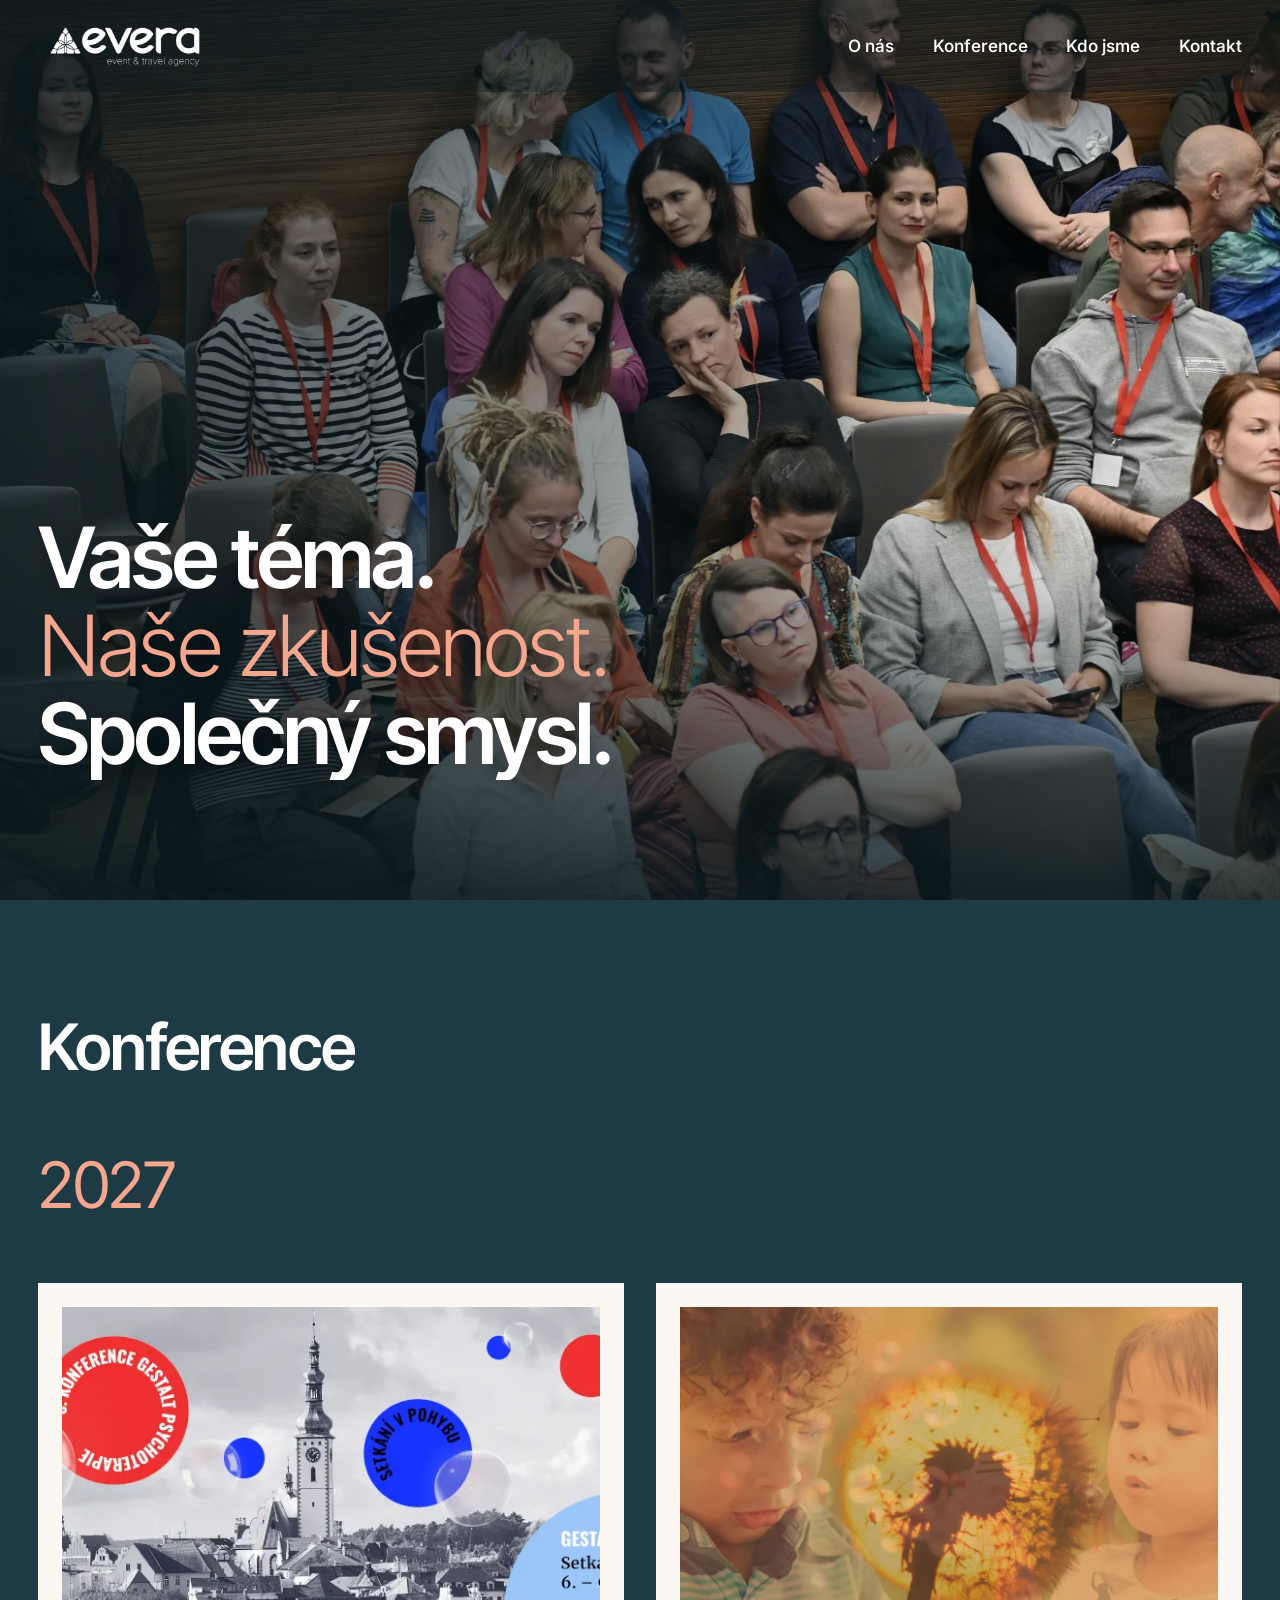
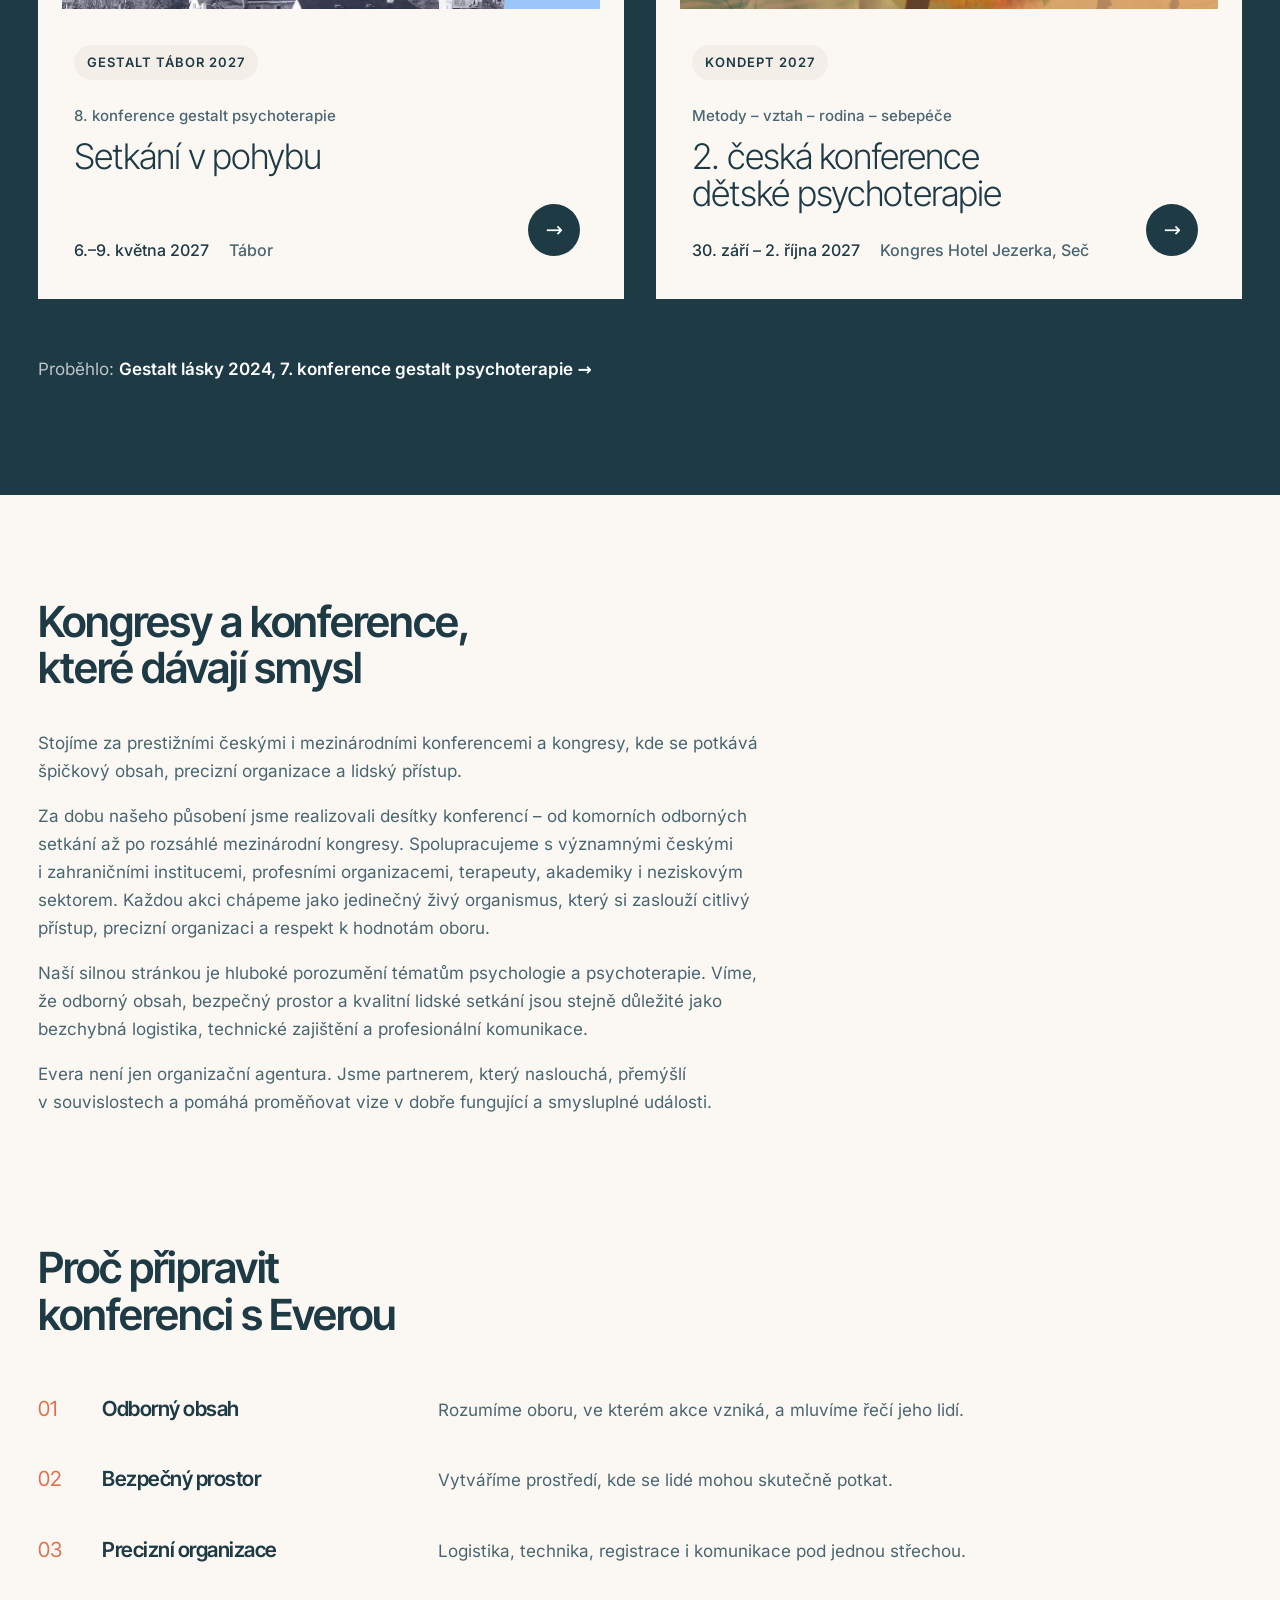
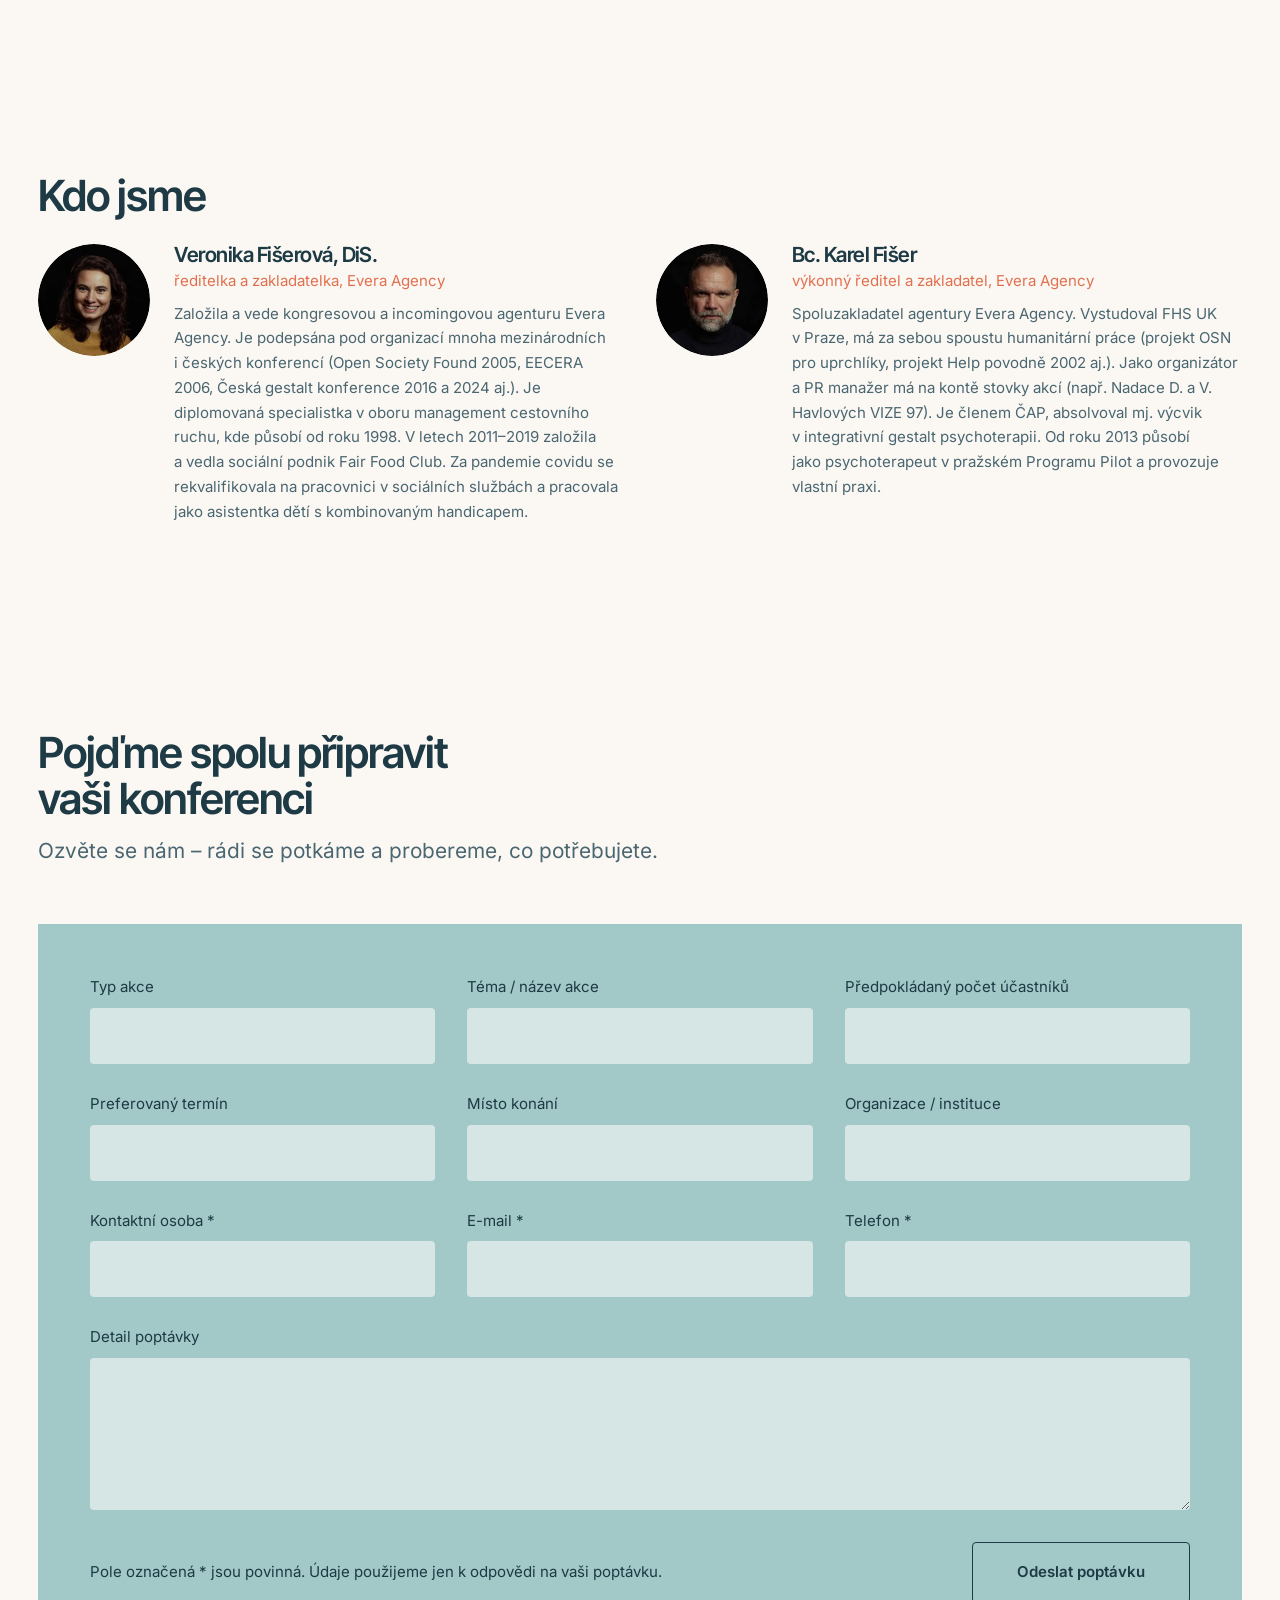
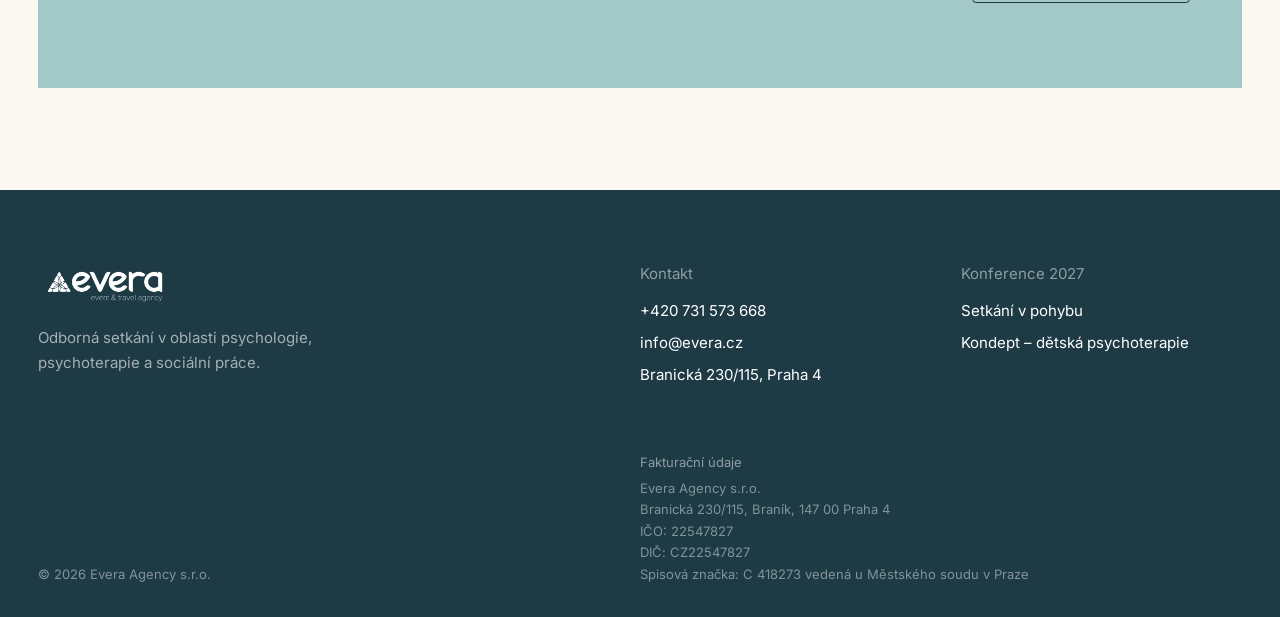
<file: index.html>
<!DOCTYPE html><html lang="cs" class="theme-evera" data-astro-cid-hkbrpulz><head><meta charset="utf-8"><meta name="viewport" content="width=device-width, initial-scale=1"><meta name="theme-color" content="#1d3a45"><title>Evera – kongresy a konference, které dávají smysl</title><meta name="onesto-page" content="Hlavní stránka"><meta name="description" content="Evera Agency – kongresy a konference v oblasti psychologie, psychoterapie a sociální práce."><link rel="canonical" href="https://evera.cz/"><meta property="og:title" content="Evera – kongresy a konference, které dávají smysl"><meta property="og:description" content="Evera Agency – kongresy a konference v oblasti psychologie, psychoterapie a sociální práce."><meta property="og:type" content="website"><meta property="og:locale" content="cs_CZ"><link rel="icon" href="/favicon-48.png" type="image/png" sizes="48x48"><link rel="icon" href="/favicon-192.png" type="image/png" sizes="192x192"><link rel="apple-touch-icon" href="/apple-touch-icon.png"><script>document.documentElement.classList.add('js')</script><script>
      (function () {
        var h = document.documentElement;
        var reduce = window.matchMedia && window.matchMedia('(prefers-reduced-motion: reduce)').matches;
        if (!reduce) {
          h.classList.add('pre-on');
          // při obnovení začít nahoře, ne uprostřed stránky pod preloaderem
          if ('scrollRestoration' in history) history.scrollRestoration = 'manual';
          window.scrollTo(0, 0);
        }
      })();
    </script><link rel="stylesheet" href="/_astro/Base.DVWzG__W.css"><link rel="stylesheet" href="/_astro/index.BuRMyCcA.css"></head><body data-astro-cid-hkbrpulz><div class="preloader" aria-hidden="true" data-astro-cid-hkbrpulz><p class="pre-slogan" data-astro-cid-hkbrpulz><span class="pl" data-astro-cid-hkbrpulz><span data-astro-cid-hkbrpulz>Vaše téma.</span></span><span class="pl" data-astro-cid-hkbrpulz><span class="pl-accent" data-astro-cid-hkbrpulz>Naše zkušenost.</span></span><span class="pl" data-astro-cid-hkbrpulz><span data-astro-cid-hkbrpulz>Společný smysl.</span></span></p><img class="pre-logo" src="/media/2026/01/logo_evera.webp" alt="" width="320" height="112" data-astro-cid-hkbrpulz></div><a class="skip" href="#obsah" data-astro-cid-hkbrpulz>Přeskočit na obsah</a><header class="site-header over" data-astro-cid-hkbrpulz><div class="wrap bar" data-astro-cid-hkbrpulz><a href="/" class="brand" aria-label="Evera – event &amp; travel agency" data-astro-cid-hkbrpulz><img src="/media/2026/01/logo_evera.webp" alt="Evera – event &amp; travel agency" width="160" height="56" data-astro-cid-hkbrpulz></a><nav aria-label="Hlavní navigace" class="menu" data-astro-cid-hkbrpulz><button class="toggle" type="button" aria-expanded="false" aria-controls="nav-list" aria-label="Otevřít menu" data-astro-cid-hkbrpulz><span data-astro-cid-hkbrpulz></span><span data-astro-cid-hkbrpulz></span></button><ul id="nav-list" data-astro-cid-hkbrpulz><li data-astro-cid-hkbrpulz><a href="/#o-nas" data-astro-cid-hkbrpulz>O nás</a></li><li data-astro-cid-hkbrpulz><a href="/#konference" data-astro-cid-hkbrpulz>Konference</a></li><li data-astro-cid-hkbrpulz><a href="/#kdo-jsme" data-astro-cid-hkbrpulz>Kdo jsme</a></li><li data-astro-cid-hkbrpulz><a href="/#kontakt" data-astro-cid-hkbrpulz>Kontakt</a></li></ul></nav></div></header><main id="obsah" data-astro-cid-hkbrpulz><section class="xhero" data-astro-cid-lcdefpme><img class="xhero-bg" data-edit="uvod.fotka" data-edit-type="image" data-edit-label="Úvod: velká fotka" src="/media/2023/06/DSC_0579-2.webp" srcset="/media/2023/06/DSC_0579-2-900.webp 900w, /media/2023/06/DSC_0579-2.webp 1920w" sizes="100vw" alt="" width="1920" height="1280" fetchpriority="high" decoding="async" data-astro-cid-lcdefpme><div class="wrap xhero-inner" data-astro-cid-lcdefpme><h1 class="xhero-title" data-astro-cid-lcdefpme><span class="line" data-astro-cid-lcdefpme><span data-edit="uvod.radek1" data-edit-label="Úvod: nadpis, 1. řádek" data-astro-cid-lcdefpme>Vaše téma.</span></span><span class="line" data-astro-cid-lcdefpme><span class="serif" data-edit="uvod.radek2" data-edit-label="Úvod: nadpis, 2. řádek (barevný)" data-astro-cid-lcdefpme>Naše zkušenost.</span></span><span class="line" data-astro-cid-lcdefpme><span data-edit="uvod.radek3" data-edit-label="Úvod: nadpis, 3. řádek" data-astro-cid-lcdefpme>Společný smysl.</span></span></h1></div></section><section class="konf" id="konference" data-astro-cid-lcdefpme><div class="wrap" data-astro-cid-lcdefpme><h2 class="konf-title" data-title data-astro-cid-lcdefpme><span data-edit="konference.nadpis" data-edit-label="Konference: nadpis" data-astro-cid-lcdefpme>Konference</span> <span class="serif" data-edit="konference.nadpis2" data-edit-label="Konference: nadpis, barevná část" data-astro-cid-lcdefpme>2027</span></h2><!-- Karty konferencí: seznam v Onestu (klient přidává, mění a řadí konference). Vzorem je první karta. --><div class="stack" data-edit="konference.seznam" data-edit-type="list" data-edit-label="Konference: konference na hlavní stránce" data-astro-cid-lcdefpme><article class="stack-card" data-astro-cid-lcdefpme><span class="sc-text" data-astro-cid-lcdefpme><span class="p-tag" data-edit-field="stitek" data-edit-label="Štítek (vlevo nahoře)" data-astro-cid-lcdefpme>Gestalt Tábor 2027</span><span class="p-body" data-astro-cid-lcdefpme><span class="p-kicker" data-edit-field="podtitul" data-edit-label="Text nad názvem" data-astro-cid-lcdefpme>8. konference gestalt psychoterapie</span><a class="p-title" href="/setkani-v-pohybu/" data-edit-field="odkaz" data-edit-label="Název a kam karta vede" data-astro-cid-lcdefpme>Setkání v pohybu</a><span class="p-meta" data-astro-cid-lcdefpme><span data-edit-field="kdy" data-edit-label="Kdy" data-astro-cid-lcdefpme>6.–9. května 2027</span><span data-edit-field="kde" data-edit-label="Kde" data-astro-cid-lcdefpme>Tábor</span></span></span><span class="p-go" aria-hidden="true" data-astro-cid-lcdefpme>→</span></span><span class="sc-media" data-astro-cid-lcdefpme><img src="/media/2026/01/bg_header-in.webp" alt="" loading="lazy" width="1200" height="669" data-edit-field="fotka" data-edit-label="Fotka" data-astro-cid-lcdefpme></span></article><article class="stack-card" data-astro-cid-lcdefpme><span class="sc-text" data-astro-cid-lcdefpme><span class="p-tag" data-edit-field="stitek" data-edit-label="Štítek (vlevo nahoře)" data-astro-cid-lcdefpme>Kondept 2027</span><span class="p-body" data-astro-cid-lcdefpme><span class="p-kicker" data-edit-field="podtitul" data-edit-label="Text nad názvem" data-astro-cid-lcdefpme>Metody – vztah – rodina – sebepéče</span><a class="p-title" href="/kondept2/" data-edit-field="odkaz" data-edit-label="Název a kam karta vede" data-astro-cid-lcdefpme>2. česká konference dětské psychoterapie</a><span class="p-meta" data-astro-cid-lcdefpme><span data-edit-field="kdy" data-edit-label="Kdy" data-astro-cid-lcdefpme>30. září – 2. října 2027</span><span data-edit-field="kde" data-edit-label="Kde" data-astro-cid-lcdefpme>Kongres Hotel Jezerka, Seč</span></span></span><span class="p-go" aria-hidden="true" data-astro-cid-lcdefpme>→</span></span><span class="sc-media" data-astro-cid-lcdefpme><img src="/media/2024/08/bg.webp" alt="" loading="lazy" width="1200" height="669" data-edit-field="fotka" data-edit-label="Fotka" data-astro-cid-lcdefpme></span></article></div><!-- proběhlé konference --><p class="konf-past" data-reveal data-astro-cid-lcdefpme>Proběhlo: <a href="/gestalt-lasky/" data-astro-cid-lcdefpme>Gestalt lásky 2024, 7. konference gestalt psychoterapie <span aria-hidden="true" data-astro-cid-lcdefpme>→</span></a></p></div></section><section class="section" id="o-nas" data-astro-cid-lcdefpme><div class="wrap about" data-astro-cid-lcdefpme><div data-astro-cid-lcdefpme><h2 data-title data-astro-cid-lcdefpme><span data-edit="onas.nadpis" data-edit-label="O nás: nadpis" data-astro-cid-lcdefpme>Kongresy a konference, které dávají smysl</span></h2></div><div class="prose" data-reveal style="--i:1" data-astro-cid-lcdefpme><p class="lede" data-edit="onas.uvod" data-edit-label="O nás: úvodní odstavec (větší písmo)" data-astro-cid-lcdefpme>Stojíme za prestižními českými i mezinárodními konferencemi a kongresy, kde se potkává špičkový obsah, precizní organizace a lidský přístup.</p><div data-edit="onas.text" data-edit-type="rich" data-edit-label="O nás: další odstavce" data-astro-cid-lcdefpme><p data-astro-cid-lcdefpme>Za dobu našeho působení jsme realizovali desítky konferencí – od komorních odborných setkání až po rozsáhlé mezinárodní kongresy. Spolupracujeme s významnými českými i zahraničními institucemi, profesními organizacemi, terapeuty, akademiky i neziskovým sektorem. Každou akci chápeme jako jedinečný živý organismus, který si zaslouží citlivý přístup, precizní organizaci a respekt k hodnotám oboru.</p><p data-astro-cid-lcdefpme>Naší silnou stránkou je hluboké porozumění tématům psychologie a psychoterapie. Víme, že odborný obsah, bezpečný prostor a kvalitní lidské setkání jsou stejně důležité jako bezchybná logistika, technické zajištění a profesionální komunikace.</p><p data-astro-cid-lcdefpme>Evera není jen organizační agentura. Jsme partnerem, který naslouchá, přemýšlí v souvislostech a pomáhá proměňovat vize v dobře fungující a smysluplné události.</p></div></div></div><div class="wrap pillars" data-astro-cid-lcdefpme><h2 class="pillars-title" data-title data-astro-cid-lcdefpme><span data-edit="duvody.nadpis" data-edit-label="Proč s Everou: nadpis" data-astro-cid-lcdefpme>Proč připravit konferenci s Everou</span></h2><div class="pillar-list" data-edit="duvody.seznam" data-edit-type="list" data-edit-label="Proč s Everou: důvody" data-astro-cid-lcdefpme><div class="pillar" data-reveal style="--i:0" data-astro-cid-lcdefpme><span class="num" aria-hidden="true" data-astro-cid-lcdefpme></span><h3 data-edit-field="nazev" data-edit-label="Název" data-astro-cid-lcdefpme>Odborný obsah</h3><p class="muted" data-edit-field="popis" data-edit-label="Popis" data-astro-cid-lcdefpme>Rozumíme oboru, ve kterém akce vzniká, a mluvíme řečí jeho lidí.</p></div><div class="pillar" data-reveal style="--i:1" data-astro-cid-lcdefpme><span class="num" aria-hidden="true" data-astro-cid-lcdefpme></span><h3 data-edit-field="nazev" data-edit-label="Název" data-astro-cid-lcdefpme>Bezpečný prostor</h3><p class="muted" data-edit-field="popis" data-edit-label="Popis" data-astro-cid-lcdefpme>Vytváříme prostředí, kde se lidé mohou skutečně potkat.</p></div><div class="pillar" data-reveal style="--i:2" data-astro-cid-lcdefpme><span class="num" aria-hidden="true" data-astro-cid-lcdefpme></span><h3 data-edit-field="nazev" data-edit-label="Název" data-astro-cid-lcdefpme>Precizní organizace</h3><p class="muted" data-edit-field="popis" data-edit-label="Popis" data-astro-cid-lcdefpme>Logistika, technika, registrace i komunikace pod jednou střechou.</p></div></div></div></section><section class="section" id="kdo-jsme" data-astro-cid-lcdefpme><div class="wrap" data-astro-cid-lcdefpme><div data-reveal data-astro-cid-lcdefpme><h2 data-title data-astro-cid-lcdefpme><span data-edit="tym.nadpis" data-edit-label="Kdo jsme: nadpis" data-astro-cid-lcdefpme>Kdo jsme</span></h2></div><div class="grid grid-2" data-edit="tym.lide" data-edit-type="list" data-edit-label="Kdo jsme: lidé" data-astro-cid-lcdefpme><article class="card person big" data-reveal style="--i:0" data-astro-cid-lcdefpme><span class="pimg" data-astro-cid-lcdefpme><img src="/media/2026/01/F-159-F10-400x400-1.webp" alt="Veronika Fišerová, DiS." loading="lazy" width="200" height="200" data-edit-field="fotka" data-edit-label="Fotka" data-astro-cid-lcdefpme></span><div data-astro-cid-lcdefpme><h3 data-edit-field="jmeno" data-edit-label="Jméno" data-astro-cid-lcdefpme>Veronika Fišerová, DiS.</h3><p class="role" data-edit-field="funkce" data-edit-label="Funkce" data-astro-cid-lcdefpme>ředitelka a zakladatelka, Evera Agency</p><p class="small muted" data-edit-field="popis" data-edit-label="Krátký životopis" data-astro-cid-lcdefpme>Založila a vede kongresovou a incomingovou agenturu Evera Agency. Je podepsána pod organizací mnoha mezinárodních i českých konferencí (Open Society Found 2005, EECERA 2006, Česká gestalt konference 2016 a 2024 aj.). Je diplomovaná specialistka v oboru management cestovního ruchu, kde působí od roku 1998. V letech 2011–2019 založila a vedla sociální podnik Fair Food Club. Za pandemie covidu se rekvalifikovala na pracovnici v sociálních službách a pracovala jako asistentka dětí s kombinovaným handicapem.</p></div></article><article class="card person big" data-reveal style="--i:1" data-astro-cid-lcdefpme><span class="pimg" data-astro-cid-lcdefpme><img src="/media/2026/01/F-349-400x400-1.webp" alt="Bc. Karel Fišer" loading="lazy" width="200" height="200" data-edit-field="fotka" data-edit-label="Fotka" data-astro-cid-lcdefpme></span><div data-astro-cid-lcdefpme><h3 data-edit-field="jmeno" data-edit-label="Jméno" data-astro-cid-lcdefpme>Bc. Karel Fišer</h3><p class="role" data-edit-field="funkce" data-edit-label="Funkce" data-astro-cid-lcdefpme>výkonný ředitel a zakladatel, Evera Agency</p><p class="small muted" data-edit-field="popis" data-edit-label="Krátký životopis" data-astro-cid-lcdefpme>Spoluzakladatel agentury Evera Agency. Vystudoval FHS UK v Praze, má za sebou spoustu humanitární práce (projekt OSN pro uprchlíky, projekt Help povodně 2002 aj.). Jako organizátor a PR manažer má na kontě stovky akcí (např. Nadace D. a V. Havlových VIZE 97). Je členem ČAP, absolvoval mj. výcvik v integrativní gestalt psychoterapii. Od roku 2013 působí jako psychoterapeut v pražském Programu Pilot a provozuje vlastní praxi.</p></div></article></div></div></section><section class="section contact" id="kontakt" data-astro-cid-lcdefpme><div class="wrap" data-astro-cid-lcdefpme><div class="contact-head" data-astro-cid-lcdefpme><h2 data-title data-astro-cid-lcdefpme><span data-edit="kontakt.nadpis" data-edit-label="Kontakt: nadpis" data-astro-cid-lcdefpme>Pojďme spolu připravit vaši konferenci</span></h2><p class="muted" data-reveal data-edit="kontakt.text" data-edit-label="Kontakt: text pod nadpisem" data-astro-cid-lcdefpme>Ozvěte se nám – rádi se potkáme a probereme, co potřebujete.</p></div><form id="poptavka" class="inquiry-form" action="#" method="post" data-key="7acb9782-4f2e-4721-98bb-f8764894fe96" data-subject="Nová poptávka z webu evera.cz" data-from="Evera web" data-astro-cid-biat5vty><div class="fields" data-stagger data-astro-cid-biat5vty><div class="field" data-astro-cid-biat5vty><label for="f-typ" data-astro-cid-biat5vty>Typ akce</label><input type="text" id="f-typ" name="typ_akce" maxlength="120" placeholder="Konference, kongres, seminář…" data-astro-cid-biat5vty></div><div class="field" data-astro-cid-biat5vty><label for="f-tema" data-astro-cid-biat5vty>Téma / název akce</label><input type="text" id="f-tema" name="tema" maxlength="160" placeholder="Např. konference dětské psychoterapie" data-astro-cid-biat5vty></div><div class="field" data-astro-cid-biat5vty><label for="f-pocet" data-astro-cid-biat5vty>Předpokládaný počet účastníků</label><input type="text" id="f-pocet" name="pocet_ucastniku" maxlength="40" inputmode="numeric" placeholder="Např. 250" data-astro-cid-biat5vty></div><div class="field" data-astro-cid-biat5vty><label for="f-termin" data-astro-cid-biat5vty>Preferovaný termín</label><input type="text" id="f-termin" name="termin" maxlength="60" placeholder="Měsíc a rok nebo konkrétní datum" data-astro-cid-biat5vty></div><div class="field" data-astro-cid-biat5vty><label for="f-misto" data-astro-cid-biat5vty>Místo konání</label><input type="text" id="f-misto" name="misto" maxlength="160" placeholder="Město, případně hotel nebo sál" data-astro-cid-biat5vty></div><div class="field" data-astro-cid-biat5vty><label for="f-org" data-astro-cid-biat5vty>Organizace / instituce</label><input type="text" id="f-org" name="organizace" maxlength="160" autocomplete="organization" placeholder="Název organizace" data-astro-cid-biat5vty></div><div class="field" data-astro-cid-biat5vty><label for="f-osoba" data-astro-cid-biat5vty>Kontaktní osoba *</label><input type="text" id="f-osoba" name="kontaktni_osoba" required maxlength="120" autocomplete="name" placeholder="Jméno a příjmení" data-astro-cid-biat5vty></div><div class="field" data-astro-cid-biat5vty><label for="f-email" data-astro-cid-biat5vty>E-mail *</label><input type="email" id="f-email" name="email" required maxlength="160" autocomplete="email" placeholder="vas@email.cz" data-astro-cid-biat5vty></div><div class="field" data-astro-cid-biat5vty><label for="f-tel" data-astro-cid-biat5vty>Telefon *</label><input type="tel" id="f-tel" name="telefon" required maxlength="40" inputmode="tel" autocomplete="tel" placeholder="+420 000 000 000" data-astro-cid-biat5vty></div><div class="field wide" data-astro-cid-biat5vty><label for="f-detail" data-astro-cid-biat5vty>Detail poptávky</label><textarea id="f-detail" name="detail" maxlength="3000" placeholder="Bližší informace o akci – program, ubytování, technické zázemí…" data-astro-cid-biat5vty></textarea></div><!-- ochrana proti spamu (Web3Forms) – pole vidí jen roboti --><input type="checkbox" name="botcheck" class="hp" tabindex="-1" autocomplete="off" aria-hidden="true" data-astro-cid-biat5vty></div><div class="form-foot" data-astro-cid-biat5vty><p class="form-note" data-astro-cid-biat5vty>Pole označená * jsou povinná. Údaje použijeme jen k odpovědi na vaši poptávku.</p><button type="submit" class="form-submit" data-astro-cid-biat5vty>Odeslat poptávku</button></div><p class="form-status" role="status" aria-live="polite" data-astro-cid-biat5vty></p></form><script type="module">document.querySelectorAll(`form.inquiry-form`).forEach(e=>{e.setAttribute(`novalidate`,``);let t=e.querySelector(`.form-status`),n=e.querySelector(`.form-submit`),r=e=>{t&&(t.textContent=e)},i=()=>{let t=null;return e.querySelectorAll(`.field input, .field textarea`).forEach(e=>{let n=e.checkValidity();e.closest(`.field`)?.classList.toggle(`field-invalid`,!n),!n&&!t&&(t=e)}),t};e.addEventListener(`input`,e=>{let t=e.target,n=t.closest?.(`.field`);n?.classList.contains(`field-invalid`)&&t.checkValidity()&&n.classList.remove(`field-invalid`)}),e.addEventListener(`submit`,t=>{t.preventDefault();let a=i();if(a){a.focus(),r(`Vyplňte prosím povinná pole.`);return}let o=e.dataset.key;if(!o){r(`Formulář zatím není napojený na e-mail. Napište nám prosím na info@evera.cz.`);return}let s=n?.textContent??``;n&&(n.disabled=!0,n.textContent=`Odesílám…`),r(``);let c=new FormData(e);c.append(`access_key`,o),c.append(`subject`,e.dataset.subject||`Nová poptávka`),c.append(`from_name`,e.dataset.from||`Web`);let l=e.querySelector(`#f-email`)?.value;l&&c.append(`replyto`,l),fetch(`https://api.web3forms.com/submit`,{method:`POST`,headers:{Accept:`application/json`},body:c}).then(e=>e.json()).then(e=>{if(e&&e.success)window.location.href=`/odeslano/`;else throw Error(`fail`)}).catch(()=>{n&&(n.disabled=!1,n.textContent=s),r(`Odeslání se nezdařilo. Zkuste to prosím znovu, nebo nám napište na info@evera.cz.`)})})});</script></div></section></main><footer class="site-footer" data-astro-cid-hkbrpulz><div class="wrap foot" data-astro-cid-hkbrpulz><div class="foot-brand" data-astro-cid-hkbrpulz><img src="/media/2026/01/logo_evera.webp" alt="Evera" width="160" height="56" class="foot-logo" data-astro-cid-hkbrpulz><p data-edit="paticka.popis" data-edit-label="Patička (na všech stránkách): popis pod logem" data-astro-cid-hkbrpulz>Odborná setkání v oblasti psychologie, psychoterapie a sociální práce.</p></div><div class="foot-col" data-astro-cid-hkbrpulz><span class="foot-label" data-astro-cid-hkbrpulz>Kontakt</span><a href="tel:+420731573668" data-edit="paticka.telefon" data-edit-type="link" data-edit-label="Patička (na všech stránkách): telefon" data-astro-cid-hkbrpulz>+420 731 573 668</a><a href="mailto:info@evera.cz" data-edit="paticka.email" data-edit-type="link" data-edit-label="Patička (na všech stránkách): e-mail" data-astro-cid-hkbrpulz>info@evera.cz</a><span data-edit="paticka.adresa" data-edit-label="Patička (na všech stránkách): adresa" data-astro-cid-hkbrpulz>Branická 230/115, Praha 4</span></div><div class="foot-col" data-astro-cid-hkbrpulz><span class="foot-label" data-astro-cid-hkbrpulz>Konference 2027</span><a href="/setkani-v-pohybu/" data-astro-cid-hkbrpulz>Setkání v pohybu</a><a href="/kondept2/" data-astro-cid-hkbrpulz>Kondept – dětská psychoterapie</a></div></div><div class="wrap legal" data-astro-cid-hkbrpulz><span data-astro-cid-hkbrpulz>© 2026 Evera Agency s.r.o.</span><span class="billing" data-edit="paticka.fakturace" data-edit-label="Patička (na všech stránkách): fakturační údaje" data-astro-cid-hkbrpulz><span class="foot-label" data-astro-cid-hkbrpulz>Fakturační údaje</span>Evera Agency s.r.o.<br data-astro-cid-hkbrpulz>Branická 230/115, Braník, 147 00 Praha 4<br data-astro-cid-hkbrpulz>IČO: 22547827<br data-astro-cid-hkbrpulz>DIČ: CZ22547827<br data-astro-cid-hkbrpulz>Spisová značka: C 418273 vedená u Městského soudu v Praze</span></div></footer><script type="module" src="/_astro/Base.astro_astro_type_script_index_0_lang.B3s3zTXI.js"></script></body></html><script type="module">var e=()=>[...document.querySelectorAll(`.stack-card`)];document.addEventListener(`click`,e=>{let t=e.target.closest?.(`.stack-card`);t&&!e.target.closest(`a`)&&t.querySelector(`a.p-title`)?.click()});var t=window.matchMedia(`(prefers-reduced-motion: reduce)`).matches,n=!1,r=document.querySelector(`.xhero-bg`),i=document.querySelector(`.xhero-title`),a=()=>{if(n=!1,!t&&r&&i){let e=window.scrollY,t=window.innerHeight;e<t*1.2&&(r.style.translate=`0 ${(e*.3).toFixed(1)}px`,i.style.translate=`0 ${(e*-.12).toFixed(1)}px`,i.style.opacity=String(Math.max(0,1-e/(t*.75)).toFixed(3)))}let a=e();for(let e=0;e<a.length-1;e++){let t=a[e];t.style.transform=``,t.style.setProperty(`--dim`,`0`)}},o=()=>{n||(n=!0,requestAnimationFrame(a))};window.addEventListener(`scroll`,o,{passive:!0}),window.addEventListener(`resize`,o),a();</script>
</file>
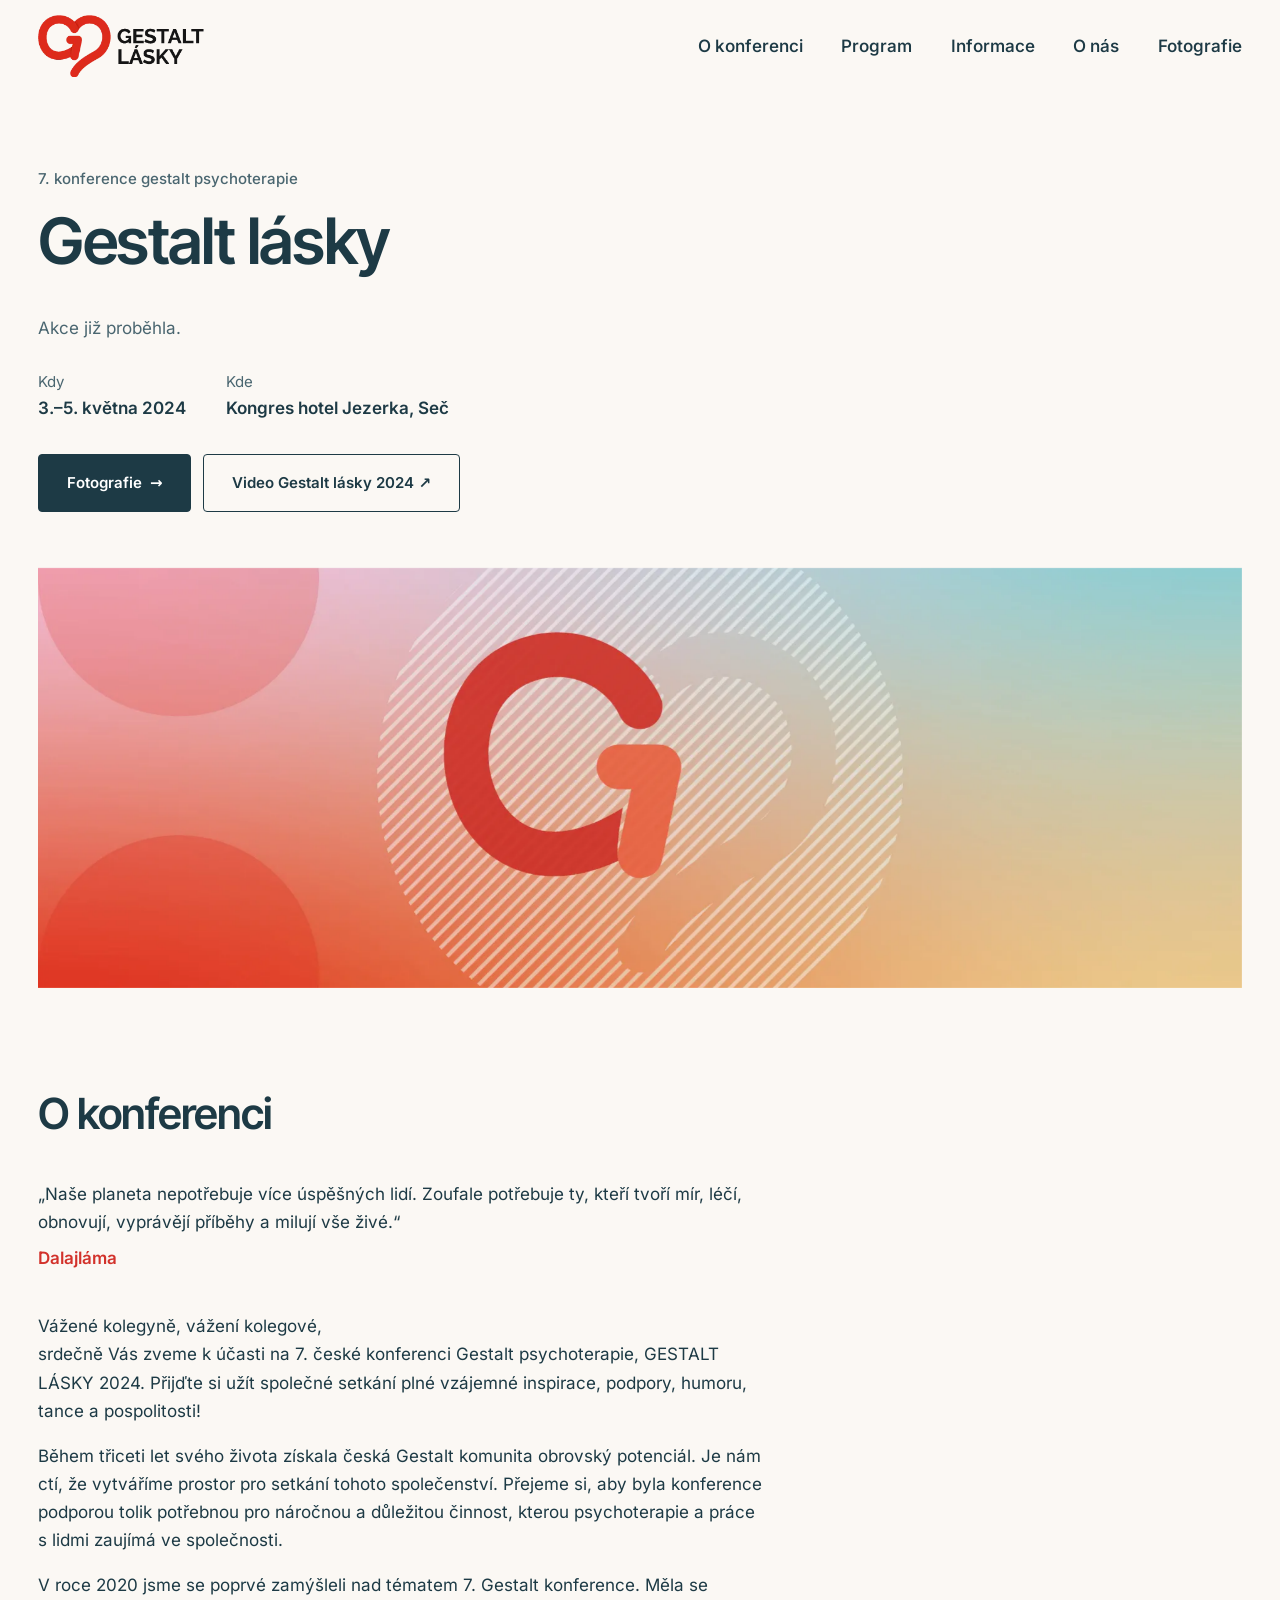
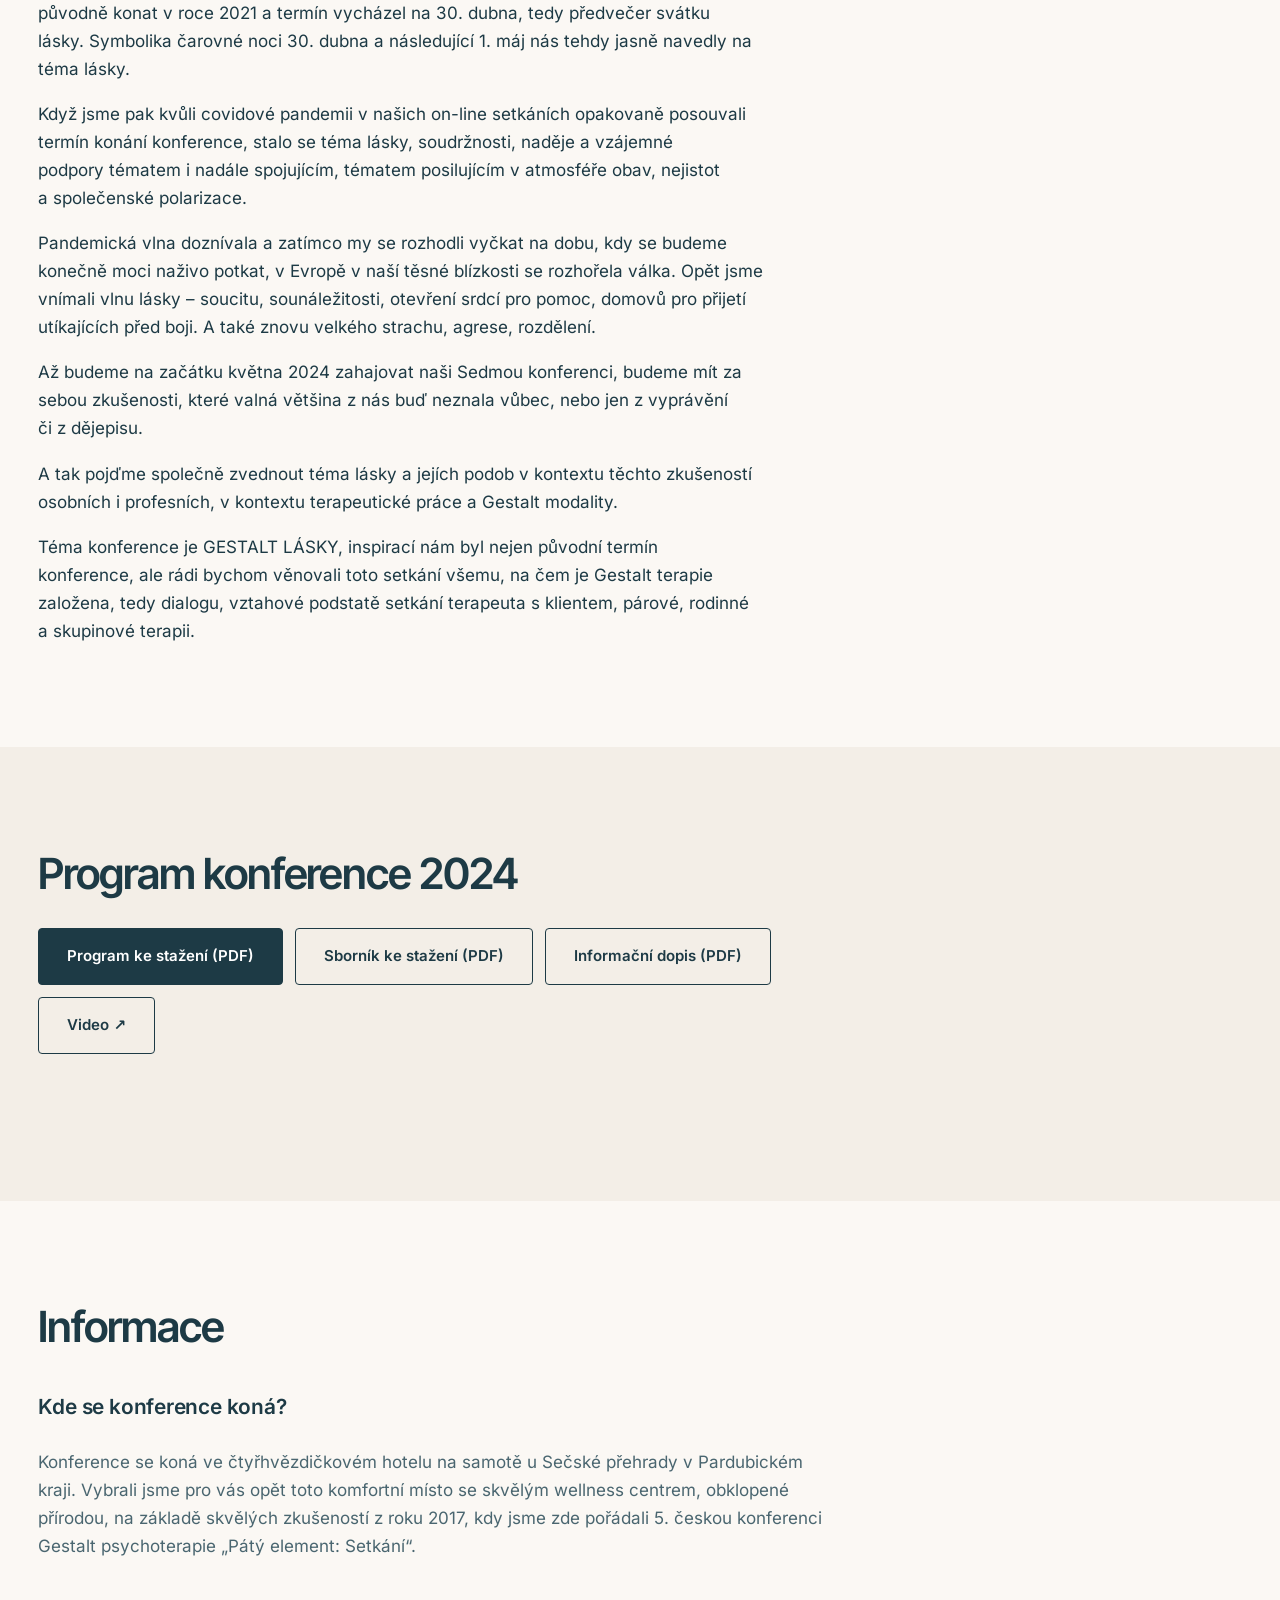
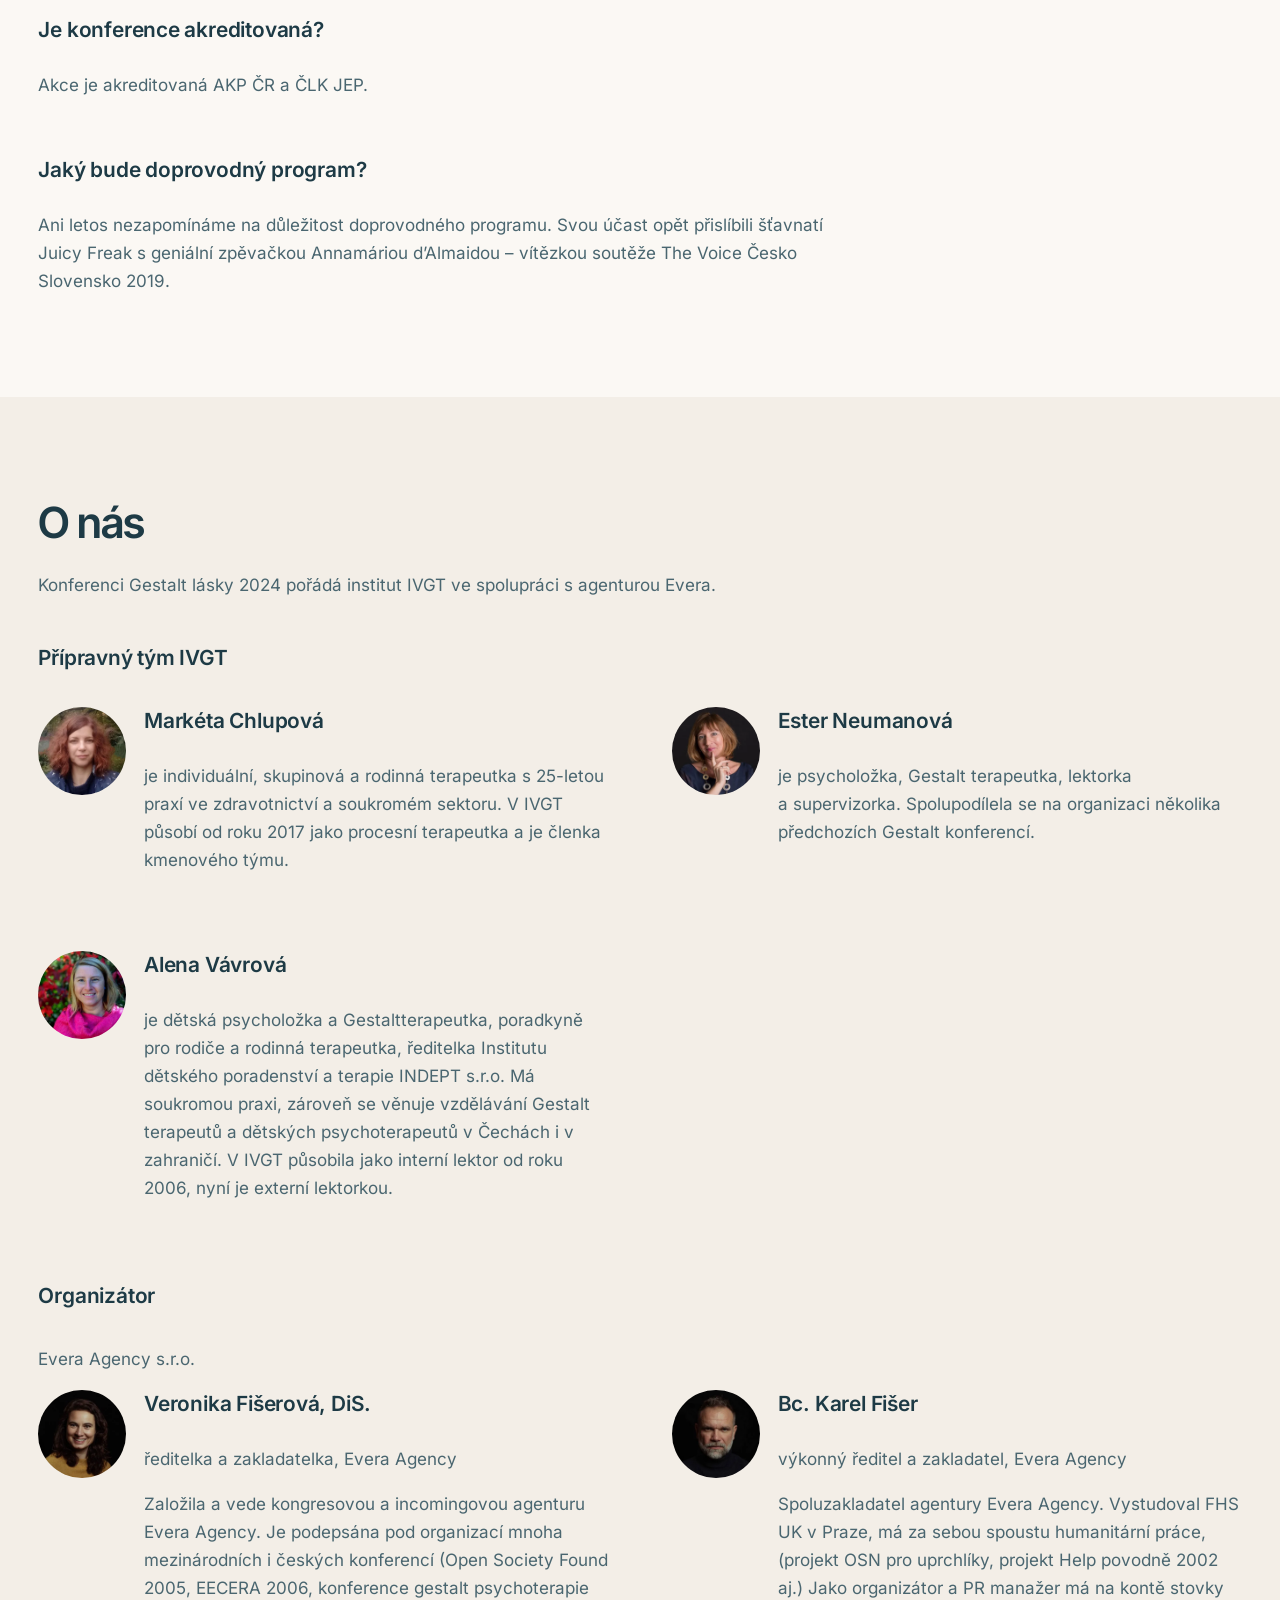
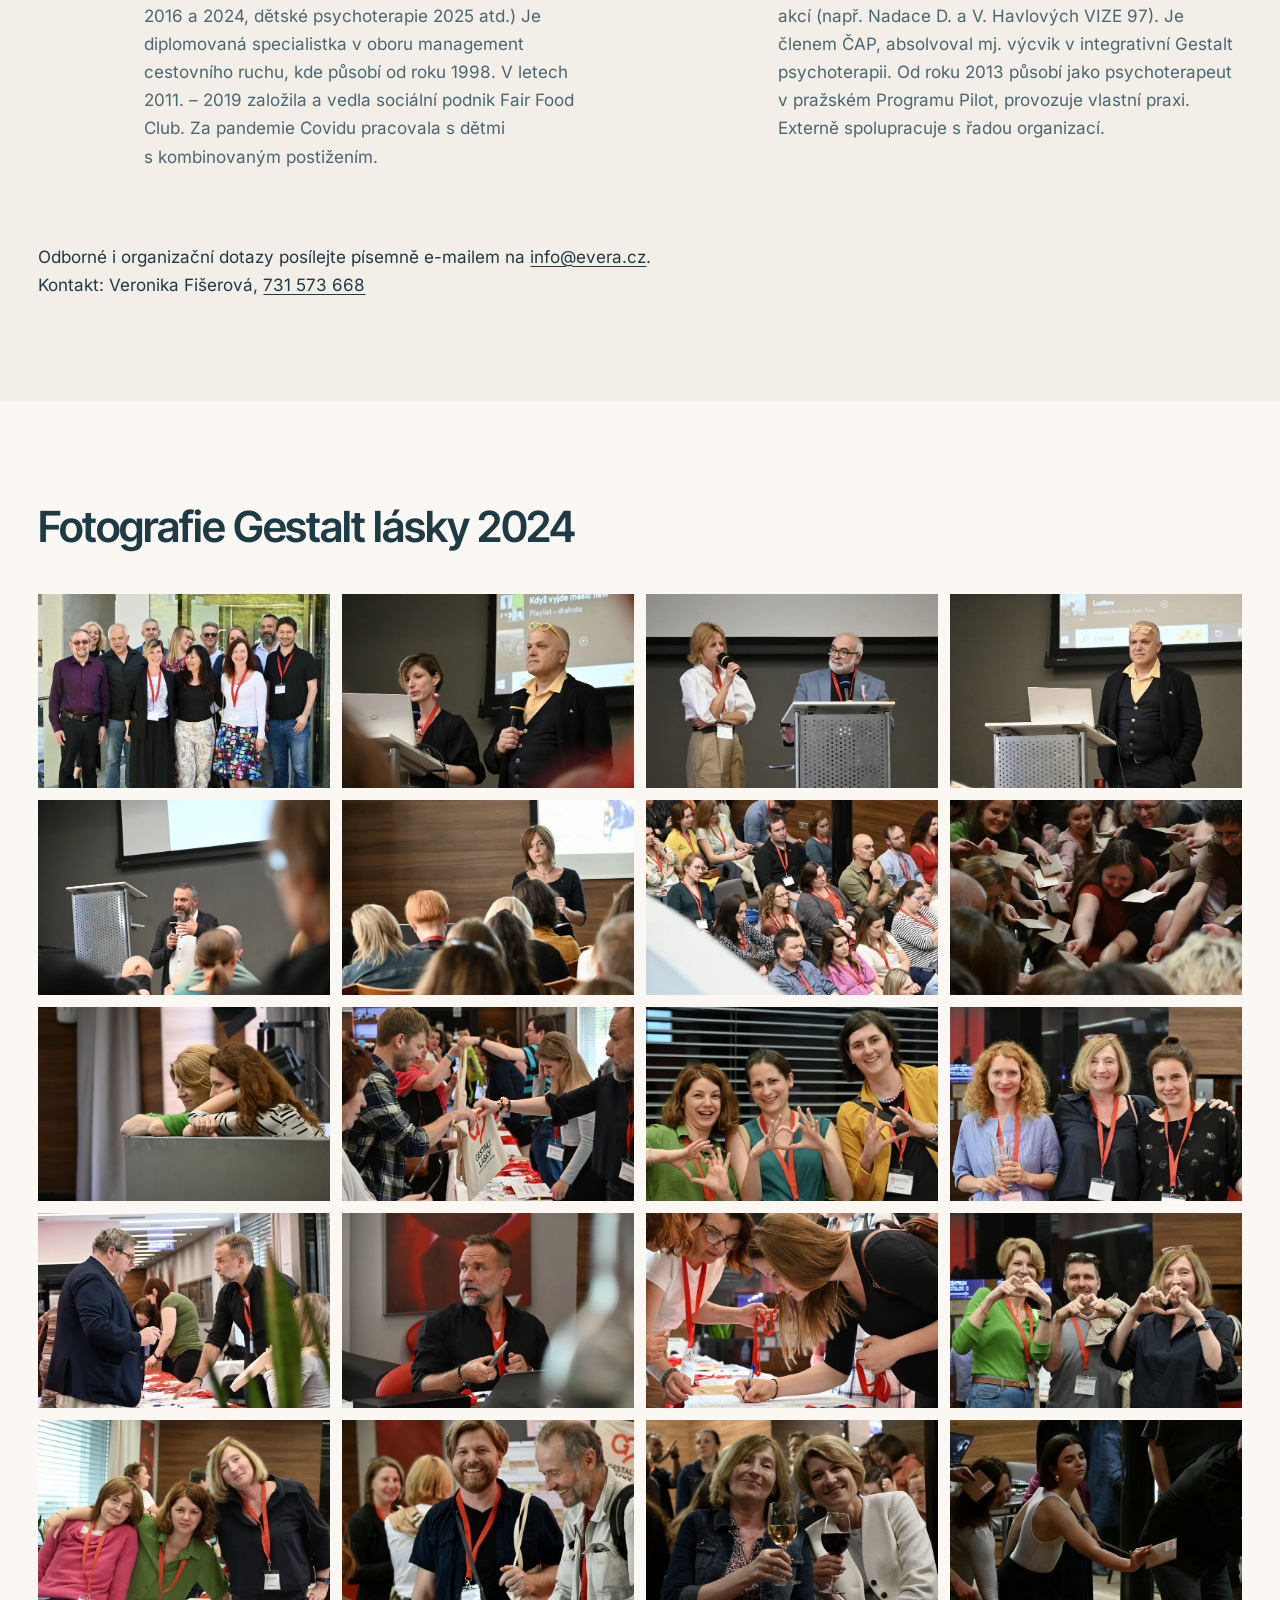
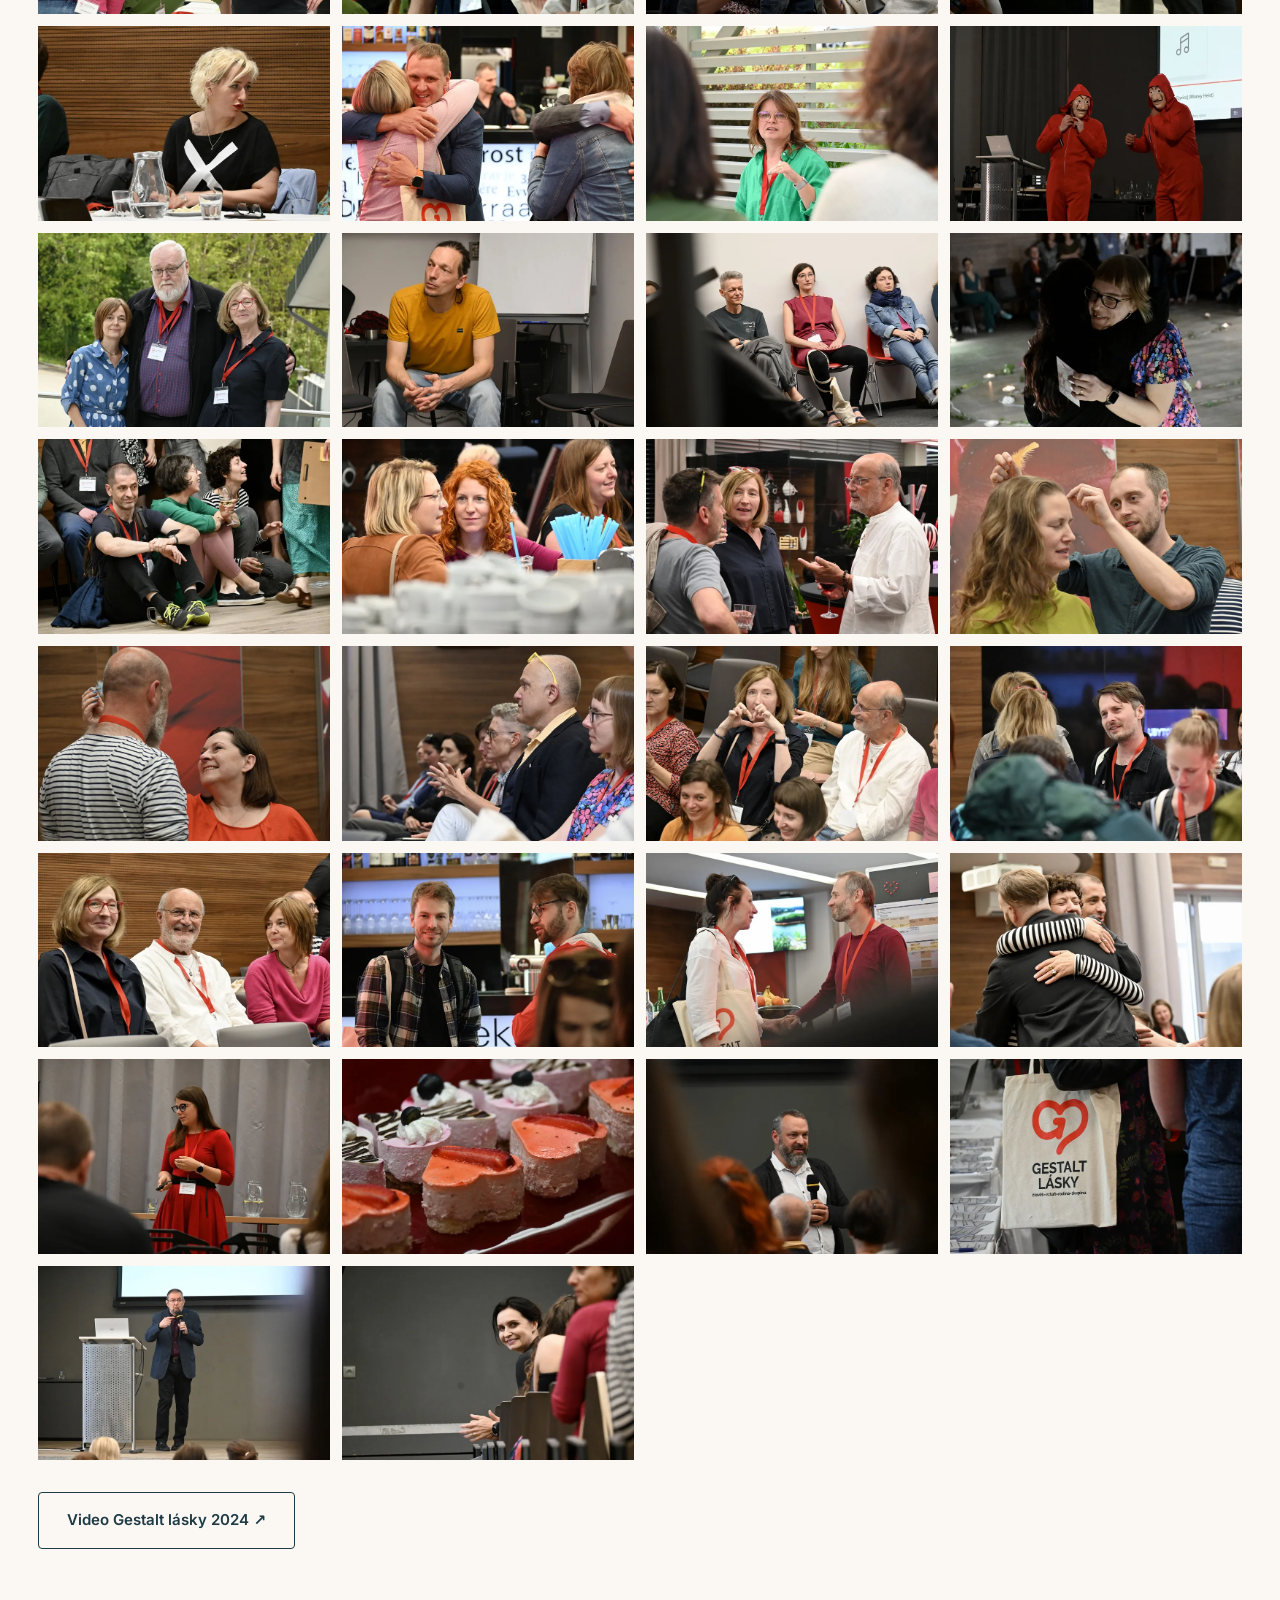
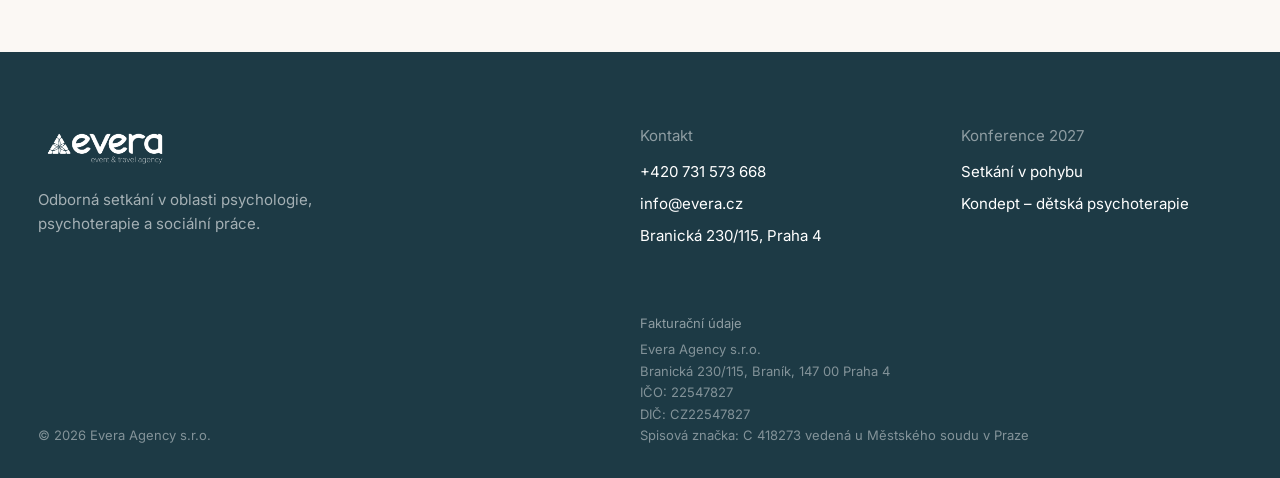
<file: gestalt-lasky/index.html>
<!DOCTYPE html><html lang="cs" class="theme-lasky" data-astro-cid-hkbrpulz><head><meta charset="utf-8"><meta name="viewport" content="width=device-width, initial-scale=1"><meta name="theme-color" content="#1d3a45"><title>Gestalt lásky 2024 | 7. konference gestalt psychoterapie</title><meta name="description" content="7. konference gestalt psychoterapie GESTALT LÁSKY, 3.–5. května 2024, Kongres hotel Jezerka, Seč. Program, sborník, fotografie a video."><link rel="canonical" href="https://evera.cz/gestalt-lasky/"><meta property="og:title" content="Gestalt lásky 2024 | 7. konference gestalt psychoterapie"><meta property="og:description" content="7. konference gestalt psychoterapie GESTALT LÁSKY, 3.–5. května 2024, Kongres hotel Jezerka, Seč. Program, sborník, fotografie a video."><meta property="og:type" content="website"><meta property="og:locale" content="cs_CZ"><link rel="icon" href="/favicon-48.png" type="image/png" sizes="48x48"><link rel="icon" href="/favicon-192.png" type="image/png" sizes="192x192"><link rel="apple-touch-icon" href="/apple-touch-icon.png"><script>document.documentElement.classList.add('js')</script><link rel="stylesheet" href="/_astro/Base.DVWzG__W.css"><style>.ehero[data-astro-cid-mgc2kvbq]{padding-top:clamp(2.5rem,6vw,4.5rem)}.ehero[data-astro-cid-mgc2kvbq] h1[data-astro-cid-mgc2kvbq]{max-width:18ch}.facts[data-astro-cid-mgc2kvbq]{flex-wrap:wrap;gap:1rem 2.5rem;margin:1.75rem 0 0;display:flex}.facts[data-astro-cid-mgc2kvbq] div[data-astro-cid-mgc2kvbq]{padding:0}.facts[data-astro-cid-mgc2kvbq] dt[data-astro-cid-mgc2kvbq]{font-size:var(--fs-sm);color:var(--ink-soft)}.facts[data-astro-cid-mgc2kvbq] dd[data-astro-cid-mgc2kvbq]{margin:0;font-weight:600}.ehero-media[data-astro-cid-mgc2kvbq]{margin-top:clamp(2rem,5vw,3.5rem)}.ehero-media[data-astro-cid-mgc2kvbq] img[data-astro-cid-mgc2kvbq]{object-fit:cover;width:100%;max-height:420px;animation:unveil 1.4s var(--ease) .25s both}@keyframes unveil{0%{opacity:0;clip-path:inset(0 0 100%)}to{clip-path:inset(0)}}
.shead[data-astro-cid-sjgajsms]{max-width:46rem;margin-bottom:clamp(1.75rem,4vw,2.75rem)}.shead[data-astro-cid-sjgajsms] h2[data-astro-cid-sjgajsms]{margin-bottom:.6em}.shead-body[data-astro-cid-sjgajsms]:empty{display:none}
.motto[data-astro-cid-lotgzv76]{margin:0 0 2.5rem;padding:0}.motto[data-astro-cid-lotgzv76] p[data-astro-cid-lotgzv76]{margin:0 0 .5rem}.motto[data-astro-cid-lotgzv76] cite[data-astro-cid-lotgzv76]{color:var(--accent);font-style:normal;font-weight:600}.prose[data-astro-cid-lotgzv76] p[data-astro-cid-lotgzv76]{max-width:46rem}main h3[data-astro-cid-lotgzv76].sub{margin-top:clamp(3.5rem,7vw,5rem);margin-bottom:clamp(1.5rem,3vw,2.25rem)}main h3[data-astro-cid-lotgzv76].sub:first-of-type{margin-top:0}.contact[data-astro-cid-lotgzv76]{margin-top:clamp(3rem,6vw,4.5rem)}.gallery[data-astro-cid-lotgzv76]{grid-template-columns:repeat(auto-fill,minmax(min(100%,16rem),1fr));gap:.75rem;margin:0;padding:0;list-style:none;display:grid}.gallery[data-astro-cid-lotgzv76] li[data-astro-cid-lotgzv76]{margin:0}.gallery[data-astro-cid-lotgzv76] a[data-astro-cid-lotgzv76]{background:var(--paper-2);display:block;overflow:hidden}.gallery[data-astro-cid-lotgzv76] img[data-astro-cid-lotgzv76]{aspect-ratio:3/2;object-fit:cover;width:100%;transition:transform .6s var(--ease);display:block}.gallery[data-astro-cid-lotgzv76] a[data-astro-cid-lotgzv76]:hover img[data-astro-cid-lotgzv76]{transform:scale(1.03)}.lightbox[data-astro-cid-lotgzv76]{background:0 0;border:0;width:100vw;max-width:100vw;height:100vh;max-height:100vh;padding:0}.lightbox[data-astro-cid-lotgzv76]::backdrop{background:#0a0e10eb}.lightbox[data-astro-cid-lotgzv76][open]{justify-content:center;align-items:center;display:flex}.lightbox[data-astro-cid-lotgzv76] img[data-astro-cid-lotgzv76]{object-fit:contain;max-width:min(92vw,1600px);max-height:86vh}.lightbox[data-astro-cid-lotgzv76] button[data-astro-cid-lotgzv76]{color:#fff;cursor:pointer;background:0 0;border:0;padding:1rem;font-size:2rem;line-height:1;position:fixed}.lb-close[data-astro-cid-lotgzv76]{top:.5rem;right:.75rem}.lb-prev[data-astro-cid-lotgzv76]{top:50%;left:.5rem;transform:translateY(-50%)}.lb-next[data-astro-cid-lotgzv76]{top:50%;right:.5rem;transform:translateY(-50%)}
</style></head><body data-astro-cid-hkbrpulz><a class="skip" href="#obsah" data-astro-cid-hkbrpulz>Přeskočit na obsah</a><header class="site-header " data-astro-cid-hkbrpulz><div class="wrap bar" data-astro-cid-hkbrpulz><a href="/gestalt-lasky/" class="brand" aria-label="Gestalt lásky" data-astro-cid-hkbrpulz><img src="/media/2023/06/logo_horizontal_bez.webp" alt="Gestalt lásky" width="160" height="56" data-astro-cid-hkbrpulz></a><nav aria-label="Hlavní navigace" class="menu" data-astro-cid-hkbrpulz><button class="toggle" type="button" aria-expanded="false" aria-controls="nav-list" aria-label="Otevřít menu" data-astro-cid-hkbrpulz><span data-astro-cid-hkbrpulz></span><span data-astro-cid-hkbrpulz></span></button><ul id="nav-list" data-astro-cid-hkbrpulz><li data-astro-cid-hkbrpulz><a href="/gestalt-lasky/#o-konferenci" data-astro-cid-hkbrpulz>O konferenci</a></li><li data-astro-cid-hkbrpulz><a href="/gestalt-lasky/#program" data-astro-cid-hkbrpulz>Program</a></li><li data-astro-cid-hkbrpulz><a href="/gestalt-lasky/#informace" data-astro-cid-hkbrpulz>Informace</a></li><li data-astro-cid-hkbrpulz><a href="/gestalt-lasky/#o-nas" data-astro-cid-hkbrpulz>O nás</a></li><li data-astro-cid-hkbrpulz><a href="/gestalt-lasky/#fotografie" data-astro-cid-hkbrpulz>Fotografie</a></li></ul></nav></div></header><main id="obsah" data-astro-cid-hkbrpulz><section class="ehero" data-astro-cid-mgc2kvbq><div class="wrap" data-astro-cid-mgc2kvbq><div class="ehero-text hero-in" data-astro-cid-mgc2kvbq><span class="kicker" data-astro-cid-mgc2kvbq>7. konference gestalt psychoterapie</span><h1 data-astro-cid-mgc2kvbq>Gestalt lásky</h1><p class="lede" data-astro-cid-mgc2kvbq>Akce již proběhla.</p><dl class="facts" data-astro-cid-mgc2kvbq><div data-astro-cid-mgc2kvbq><dt data-astro-cid-mgc2kvbq>Kdy</dt><dd data-astro-cid-mgc2kvbq>3.–5. května 2024</dd></div><div data-astro-cid-mgc2kvbq><dt data-astro-cid-mgc2kvbq>Kde</dt><dd data-astro-cid-mgc2kvbq>Kongres hotel Jezerka, Seč</dd></div></dl><div class="actions" data-astro-cid-mgc2kvbq><a class="btn" href="#fotografie" data-astro-cid-lotgzv76>Fotografie <span class="arrow" data-astro-cid-lotgzv76>→</span></a><a class="btn ghost" href="https://www.youtube.com/watch?v=llTs-x6PPYc" target="_blank" rel="noopener" data-astro-cid-lotgzv76>Video Gestalt lásky 2024 ↗</a></div></div></div><div class="wrap ehero-media" data-astro-cid-mgc2kvbq><img src="/media/2023/06/bg-1.webp" alt="Vizuál konference Gestalt lásky" width="1140" height="312" fetchpriority="high" data-astro-cid-mgc2kvbq></div></section><section class="section" id="o-konferenci" data-astro-cid-lotgzv76><div class="wrap split" data-astro-cid-lotgzv76><div class="shead" data-astro-cid-sjgajsms><h2 data-title data-astro-cid-sjgajsms>O konferenci</h2><div class="shead-body" data-reveal data-astro-cid-sjgajsms></div></div><div class="prose" data-reveal style="--i:1" data-astro-cid-lotgzv76><blockquote class="motto" data-astro-cid-lotgzv76><p data-astro-cid-lotgzv76>„Naše planeta nepotřebuje více úspěšných lidí. Zoufale potřebuje ty, kteří tvoří mír, léčí, obnovují, vyprávějí příběhy a milují vše živé.“</p><cite data-astro-cid-lotgzv76>Dalajláma</cite></blockquote><p data-astro-cid-lotgzv76>Vážené kolegyně, vážení kolegové,<br data-astro-cid-lotgzv76>srdečně Vás zveme k účasti na 7. české konferenci Gestalt psychoterapie, GESTALT LÁSKY 2024. Přijďte si užít společné setkání plné vzájemné inspirace, podpory, humoru, tance a pospolitosti!</p><p data-astro-cid-lotgzv76>Během třiceti let svého života získala česká Gestalt komunita obrovský potenciál. Je nám ctí, že vytváříme prostor pro setkání tohoto společenství. Přejeme si, aby byla konference podporou tolik potřebnou pro náročnou a důležitou činnost, kterou psychoterapie a práce s lidmi zaujímá ve společnosti.</p><p data-astro-cid-lotgzv76>V roce 2020 jsme se poprvé zamýšleli nad tématem 7. Gestalt konference. Měla se původně konat v roce 2021 a termín vycházel na 30. dubna, tedy předvečer svátku lásky. Symbolika čarovné noci 30. dubna a následující 1. máj nás tehdy jasně navedly na téma lásky.</p><p data-astro-cid-lotgzv76>Když jsme pak kvůli covidové pandemii v našich on-line setkáních opakovaně posouvali termín konání konference, stalo se téma lásky, soudržnosti, naděje a vzájemné podpory tématem i nadále spojujícím, tématem posilujícím v atmosféře obav, nejistot a společenské polarizace.</p><p data-astro-cid-lotgzv76>Pandemická vlna doznívala a zatímco my se rozhodli vyčkat na dobu, kdy se budeme konečně moci naživo potkat, v Evropě v naší těsné blízkosti se rozhořela válka. Opět jsme vnímali vlnu lásky – soucitu, sounáležitosti, otevření srdcí pro pomoc, domovů pro přijetí utíkajících před boji. A také znovu velkého strachu, agrese, rozdělení.</p><p data-astro-cid-lotgzv76>Až budeme na začátku května 2024 zahajovat naši Sedmou konferenci, budeme mít za sebou zkušenosti, které valná většina z nás buď neznala vůbec, nebo jen z vyprávění či z dějepisu.</p><p data-astro-cid-lotgzv76>A tak pojďme společně zvednout téma lásky a jejích podob v kontextu těchto zkušeností osobních i profesních, v kontextu terapeutické práce a Gestalt modality.</p><p data-astro-cid-lotgzv76>Téma konference je GESTALT LÁSKY, inspirací nám byl nejen původní termín konference, ale rádi bychom věnovali toto setkání všemu, na čem je Gestalt terapie založena, tedy dialogu, vztahové podstatě setkání terapeuta s klientem, párové, rodinné a skupinové terapii.</p></div></div></section><section class="section tint" id="program" data-astro-cid-lotgzv76><div class="wrap" data-astro-cid-lotgzv76><div class="shead" data-astro-cid-sjgajsms><h2 data-title data-astro-cid-sjgajsms>Program konference 2024</h2><div class="shead-body" data-reveal data-astro-cid-sjgajsms><div class="actions" data-astro-cid-lotgzv76><a class="btn" href="/media/2024/04/program_13.pdf" target="_blank" rel="noopener" data-astro-cid-lotgzv76>Program ke stažení (PDF)</a><a class="btn ghost" href="/media/2024/04/sbornik.pdf" target="_blank" rel="noopener" data-astro-cid-lotgzv76>Sborník ke stažení (PDF)</a><a class="btn ghost" href="/media/2024/04/dopis.pdf" target="_blank" rel="noopener" data-astro-cid-lotgzv76>Informační dopis (PDF)</a><a class="btn ghost" href="https://www.youtube.com/watch?v=llTs-x6PPYc" target="_blank" rel="noopener" data-astro-cid-lotgzv76>Video ↗</a></div></div></div></div></section><section class="section" id="informace" data-astro-cid-lotgzv76><div class="wrap split" data-astro-cid-lotgzv76><div class="shead" data-astro-cid-sjgajsms><h2 data-title data-astro-cid-sjgajsms>Informace</h2><div class="shead-body" data-reveal data-astro-cid-sjgajsms></div></div><div data-reveal style="--i:1" data-astro-cid-lotgzv76><h3 data-astro-cid-lotgzv76>Kde se konference koná?</h3><p class="muted" data-astro-cid-lotgzv76>Konference se koná ve čtyřhvězdičkovém hotelu na samotě u Sečské přehrady v Pardubickém kraji. Vybrali jsme pro vás opět toto komfortní místo se skvělým wellness centrem, obklopené přírodou, na základě skvělých zkušeností z roku 2017, kdy jsme zde pořádali 5. českou konferenci Gestalt psychoterapie „Pátý element: Setkání“.</p><h3 data-astro-cid-lotgzv76>Je konference akreditovaná?</h3><p class="muted" data-astro-cid-lotgzv76>Akce je akreditovaná AKP ČR a ČLK JEP.</p><h3 data-astro-cid-lotgzv76>Jaký bude doprovodný program?</h3><p class="muted" data-astro-cid-lotgzv76>Ani letos nezapomínáme na důležitost doprovodného programu. Svou účast opět přislíbili šťavnatí Juicy Freak s geniální zpěvačkou Annamáriou d’Almaidou – vítězkou soutěže The Voice Česko Slovensko 2019.</p></div></div></section><section class="section tint" id="o-nas" data-astro-cid-lotgzv76><div class="wrap" data-astro-cid-lotgzv76><div class="shead" data-astro-cid-sjgajsms><h2 data-title data-astro-cid-sjgajsms>O nás</h2><div class="shead-body" data-reveal data-astro-cid-sjgajsms><p class="muted" data-astro-cid-lotgzv76>Konferenci Gestalt lásky 2024 pořádá institut IVGT ve spolupráci s agenturou Evera.</p></div></div><h3 class="sub" data-astro-cid-lotgzv76>Přípravný tým IVGT</h3><div class="grid grid-2" data-astro-cid-lotgzv76><div class="person" data-reveal style="--i:0" data-astro-cid-lotgzv76><img src="/media/2026/01/Marketa-400.webp" alt="Markéta Chlupová" loading="lazy" width="110" height="110" data-astro-cid-lotgzv76><div data-astro-cid-lotgzv76><h4 data-astro-cid-lotgzv76>Markéta Chlupová</h4><p class="muted" data-astro-cid-lotgzv76>je individuální, skupinová a rodinná terapeutka s 25-letou praxí ve zdravotnictví a soukromém sektoru. V IVGT působí od roku 2017 jako procesní terapeutka a je členka kmenového týmu.</p></div></div><div class="person" data-reveal style="--i:1" data-astro-cid-lotgzv76><img src="/media/2026/06/Ester-400.webp" alt="Ester Neumanová" loading="lazy" width="110" height="110" data-astro-cid-lotgzv76><div data-astro-cid-lotgzv76><h4 data-astro-cid-lotgzv76>Ester Neumanová</h4><p class="muted" data-astro-cid-lotgzv76>je psycholožka, Gestalt terapeutka, lektorka a supervizorka. Spolupodílela se na organizaci několika předchozích Gestalt konferencí.</p></div></div><div class="person" data-reveal style="--i:0" data-astro-cid-lotgzv76><img src="/media/2026/02/Alena-400x400-1.webp" alt="Alena Vávrová" loading="lazy" width="110" height="110" data-astro-cid-lotgzv76><div data-astro-cid-lotgzv76><h4 data-astro-cid-lotgzv76>Alena Vávrová</h4><p class="muted" data-astro-cid-lotgzv76>je dětská psycholožka a Gestaltterapeutka, poradkyně pro rodiče a rodinná terapeutka, ředitelka Institutu dětského poradenství a terapie INDEPT s.r.o. Má soukromou praxi, zároveň se věnuje vzdělávání Gestalt terapeutů a dětských psychoterapeutů v Čechách i v zahraničí. V IVGT působila jako interní lektor od roku 2006, nyní je externí lektorkou.</p></div></div></div><h3 class="sub" data-astro-cid-lotgzv76>Organizátor</h3><p class="muted" data-reveal data-astro-cid-lotgzv76>Evera Agency s.r.o.</p><div class="grid grid-2" data-astro-cid-lotgzv76><div class="person" data-reveal data-astro-cid-lotgzv76><img src="/media/2026/01/F-159-F10-400x400-1.webp" alt="Veronika Fišerová" loading="lazy" width="110" height="110" data-astro-cid-lotgzv76><div data-astro-cid-lotgzv76><h4 data-astro-cid-lotgzv76>Veronika Fišerová, DiS.</h4><p class="muted" data-astro-cid-lotgzv76>ředitelka a zakladatelka, Evera Agency</p><p class="muted" data-astro-cid-lotgzv76>Založila a vede kongresovou a incomingovou agenturu Evera Agency. Je podepsána pod organizací mnoha mezinárodních i českých konferencí (Open Society Found 2005, EECERA 2006, konference gestalt psychoterapie 2016 a 2024, dětské psychoterapie 2025 atd.) Je diplomovaná specialistka v oboru management cestovního ruchu, kde působí od roku 1998. V letech 2011. – 2019 založila a vedla sociální podnik Fair Food Club. Za pandemie Covidu pracovala s dětmi s kombinovaným postižením.</p></div></div><div class="person" data-reveal style="--i:1" data-astro-cid-lotgzv76><img src="/media/2026/01/F-349-400x400-1.webp" alt="Karel Fišer" loading="lazy" width="110" height="110" data-astro-cid-lotgzv76><div data-astro-cid-lotgzv76><h4 data-astro-cid-lotgzv76>Bc. Karel Fišer</h4><p class="muted" data-astro-cid-lotgzv76>výkonný ředitel a zakladatel, Evera Agency</p><p class="muted" data-astro-cid-lotgzv76>Spoluzakladatel agentury Evera Agency. Vystudoval FHS UK v Praze, má za sebou spoustu humanitární práce, (projekt OSN pro uprchlíky, projekt Help povodně 2002 aj.) Jako organizátor a PR manažer má na kontě stovky akcí (např. Nadace D. a V. Havlových VIZE 97). Je členem ČAP, absolvoval mj. výcvik v integrativní Gestalt psychoterapii. Od roku 2013 působí jako psychoterapeut v pražském Programu Pilot, provozuje vlastní praxi. Externě spolupracuje s řadou organizací.</p></div></div></div><p class="contact" data-reveal data-astro-cid-lotgzv76>Odborné i organizační dotazy posílejte písemně e-mailem na <a href="mailto:info@evera.cz" data-astro-cid-lotgzv76>info@evera.cz</a>.<br data-astro-cid-lotgzv76>Kontakt: Veronika Fišerová, <a href="tel:+420731573668" data-astro-cid-lotgzv76>731 573 668</a></p></div></section><section class="section" id="fotografie" data-astro-cid-lotgzv76><div class="wrap" data-astro-cid-lotgzv76><div class="shead" data-astro-cid-sjgajsms><h2 data-title data-astro-cid-sjgajsms>Fotografie Gestalt lásky 2024</h2><div class="shead-body" data-reveal data-astro-cid-sjgajsms></div></div><ul class="gallery" data-astro-cid-lotgzv76><li data-astro-cid-lotgzv76><a href="/media/2023/06/DSC_1100-1600.webp" data-i="0" data-astro-cid-lotgzv76><img src="/media/2023/06/DSC_1100-800.webp" alt="Gestalt lásky 2024, fotografie 1" loading="lazy" width="800" height="533" data-astro-cid-lotgzv76></a></li><li data-astro-cid-lotgzv76><a href="/media/2023/06/DSC_0537-2-1600.webp" data-i="1" data-astro-cid-lotgzv76><img src="/media/2023/06/DSC_0537-2-800.webp" alt="Gestalt lásky 2024, fotografie 2" loading="lazy" width="800" height="533" data-astro-cid-lotgzv76></a></li><li data-astro-cid-lotgzv76><a href="/media/2023/06/DSC_0570-2-1600.webp" data-i="2" data-astro-cid-lotgzv76><img src="/media/2023/06/DSC_0570-2-800.webp" alt="Gestalt lásky 2024, fotografie 3" loading="lazy" width="800" height="533" data-astro-cid-lotgzv76></a></li><li data-astro-cid-lotgzv76><a href="/media/2023/06/DSC_0503-2-1600.webp" data-i="3" data-astro-cid-lotgzv76><img src="/media/2023/06/DSC_0503-2-800.webp" alt="Gestalt lásky 2024, fotografie 4" loading="lazy" width="800" height="533" data-astro-cid-lotgzv76></a></li><li data-astro-cid-lotgzv76><a href="/media/2023/06/DSC_0607-1600.webp" data-i="4" data-astro-cid-lotgzv76><img src="/media/2023/06/DSC_0607-800.webp" alt="Gestalt lásky 2024, fotografie 5" loading="lazy" width="800" height="533" data-astro-cid-lotgzv76></a></li><li data-astro-cid-lotgzv76><a href="/media/2023/06/DSC_0648-2-1600.webp" data-i="5" data-astro-cid-lotgzv76><img src="/media/2023/06/DSC_0648-2-800.webp" alt="Gestalt lásky 2024, fotografie 6" loading="lazy" width="800" height="533" data-astro-cid-lotgzv76></a></li><li data-astro-cid-lotgzv76><a href="/media/2023/06/DSC_0600-2-1600.webp" data-i="6" data-astro-cid-lotgzv76><img src="/media/2023/06/DSC_0600-2-800.webp" alt="Gestalt lásky 2024, fotografie 7" loading="lazy" width="800" height="533" data-astro-cid-lotgzv76></a></li><li data-astro-cid-lotgzv76><a href="/media/2023/06/DSC_1346-1600.webp" data-i="7" data-astro-cid-lotgzv76><img src="/media/2023/06/DSC_1346-800.webp" alt="Gestalt lásky 2024, fotografie 8" loading="lazy" width="800" height="533" data-astro-cid-lotgzv76></a></li><li data-astro-cid-lotgzv76><a href="/media/2023/06/DSC_0590-1600.webp" data-i="8" data-astro-cid-lotgzv76><img src="/media/2023/06/DSC_0590-800.webp" alt="Gestalt lásky 2024, fotografie 9" loading="lazy" width="800" height="533" data-astro-cid-lotgzv76></a></li><li data-astro-cid-lotgzv76><a href="/media/2023/06/DSC_0366-1600.webp" data-i="9" data-astro-cid-lotgzv76><img src="/media/2023/06/DSC_0366-800.webp" alt="Gestalt lásky 2024, fotografie 10" loading="lazy" width="800" height="533" data-astro-cid-lotgzv76></a></li><li data-astro-cid-lotgzv76><a href="/media/2023/06/DSC_0817-2-1600.webp" data-i="10" data-astro-cid-lotgzv76><img src="/media/2023/06/DSC_0817-2-800.webp" alt="Gestalt lásky 2024, fotografie 11" loading="lazy" width="800" height="533" data-astro-cid-lotgzv76></a></li><li data-astro-cid-lotgzv76><a href="/media/2025/10/Obrazek-2-1600.webp" data-i="11" data-astro-cid-lotgzv76><img src="/media/2025/10/Obrazek-2-800.webp" alt="Gestalt lásky 2024, fotografie 12" loading="lazy" width="800" height="533" data-astro-cid-lotgzv76></a></li><li data-astro-cid-lotgzv76><a href="/media/2025/10/Obrazek-1-1600.webp" data-i="12" data-astro-cid-lotgzv76><img src="/media/2025/10/Obrazek-1-800.webp" alt="Gestalt lásky 2024, fotografie 13" loading="lazy" width="800" height="533" data-astro-cid-lotgzv76></a></li><li data-astro-cid-lotgzv76><a href="/media/2023/06/DSC_0069-1600.webp" data-i="13" data-astro-cid-lotgzv76><img src="/media/2023/06/DSC_0069-800.webp" alt="Gestalt lásky 2024, fotografie 14" loading="lazy" width="800" height="533" data-astro-cid-lotgzv76></a></li><li data-astro-cid-lotgzv76><a href="/media/2023/06/DSC_0311-1600.webp" data-i="14" data-astro-cid-lotgzv76><img src="/media/2023/06/DSC_0311-800.webp" alt="Gestalt lásky 2024, fotografie 15" loading="lazy" width="800" height="533" data-astro-cid-lotgzv76></a></li><li data-astro-cid-lotgzv76><a href="/media/2023/06/DSC_0776-2-1600.webp" data-i="15" data-astro-cid-lotgzv76><img src="/media/2023/06/DSC_0776-2-800.webp" alt="Gestalt lásky 2024, fotografie 16" loading="lazy" width="800" height="533" data-astro-cid-lotgzv76></a></li><li data-astro-cid-lotgzv76><a href="/media/2023/06/DSC_0189-2-1600.webp" data-i="16" data-astro-cid-lotgzv76><img src="/media/2023/06/DSC_0189-2-800.webp" alt="Gestalt lásky 2024, fotografie 17" loading="lazy" width="800" height="533" data-astro-cid-lotgzv76></a></li><li data-astro-cid-lotgzv76><a href="/media/2023/06/DSC_0091-2-1600.webp" data-i="17" data-astro-cid-lotgzv76><img src="/media/2023/06/DSC_0091-2-800.webp" alt="Gestalt lásky 2024, fotografie 18" loading="lazy" width="800" height="533" data-astro-cid-lotgzv76></a></li><li data-astro-cid-lotgzv76><a href="/media/2023/06/DSC_1404-1600.webp" data-i="18" data-astro-cid-lotgzv76><img src="/media/2023/06/DSC_1404-800.webp" alt="Gestalt lásky 2024, fotografie 19" loading="lazy" width="800" height="533" data-astro-cid-lotgzv76></a></li><li data-astro-cid-lotgzv76><a href="/media/2023/06/DSC_1384-1600.webp" data-i="19" data-astro-cid-lotgzv76><img src="/media/2023/06/DSC_1384-800.webp" alt="Gestalt lásky 2024, fotografie 20" loading="lazy" width="800" height="533" data-astro-cid-lotgzv76></a></li><li data-astro-cid-lotgzv76><a href="/media/2023/06/DSC_1253-1600.webp" data-i="20" data-astro-cid-lotgzv76><img src="/media/2023/06/DSC_1253-800.webp" alt="Gestalt lásky 2024, fotografie 21" loading="lazy" width="800" height="533" data-astro-cid-lotgzv76></a></li><li data-astro-cid-lotgzv76><a href="/media/2023/06/DSC_0177-1600.webp" data-i="21" data-astro-cid-lotgzv76><img src="/media/2023/06/DSC_0177-800.webp" alt="Gestalt lásky 2024, fotografie 22" loading="lazy" width="800" height="533" data-astro-cid-lotgzv76></a></li><li data-astro-cid-lotgzv76><a href="/media/2023/06/DSC_1207-1600.webp" data-i="22" data-astro-cid-lotgzv76><img src="/media/2023/06/DSC_1207-800.webp" alt="Gestalt lásky 2024, fotografie 23" loading="lazy" width="800" height="533" data-astro-cid-lotgzv76></a></li><li data-astro-cid-lotgzv76><a href="/media/2023/06/DSC_1141-1600.webp" data-i="23" data-astro-cid-lotgzv76><img src="/media/2023/06/DSC_1141-800.webp" alt="Gestalt lásky 2024, fotografie 24" loading="lazy" width="800" height="533" data-astro-cid-lotgzv76></a></li><li data-astro-cid-lotgzv76><a href="/media/2023/06/DSC_1093-1600.webp" data-i="24" data-astro-cid-lotgzv76><img src="/media/2023/06/DSC_1093-800.webp" alt="Gestalt lásky 2024, fotografie 25" loading="lazy" width="800" height="533" data-astro-cid-lotgzv76></a></li><li data-astro-cid-lotgzv76><a href="/media/2023/06/DSC_1052-1600.webp" data-i="25" data-astro-cid-lotgzv76><img src="/media/2023/06/DSC_1052-800.webp" alt="Gestalt lásky 2024, fotografie 26" loading="lazy" width="800" height="533" data-astro-cid-lotgzv76></a></li><li data-astro-cid-lotgzv76><a href="/media/2023/06/DSC_1049-2-1600.webp" data-i="26" data-astro-cid-lotgzv76><img src="/media/2023/06/DSC_1049-2-800.webp" alt="Gestalt lásky 2024, fotografie 27" loading="lazy" width="800" height="533" data-astro-cid-lotgzv76></a></li><li data-astro-cid-lotgzv76><a href="/media/2023/06/DSC_0873-2-1600.webp" data-i="27" data-astro-cid-lotgzv76><img src="/media/2023/06/DSC_0873-2-800.webp" alt="Gestalt lásky 2024, fotografie 28" loading="lazy" width="800" height="533" data-astro-cid-lotgzv76></a></li><li data-astro-cid-lotgzv76><a href="/media/2023/06/DSC_0833-2-1600.webp" data-i="28" data-astro-cid-lotgzv76><img src="/media/2023/06/DSC_0833-2-800.webp" alt="Gestalt lásky 2024, fotografie 29" loading="lazy" width="800" height="533" data-astro-cid-lotgzv76></a></li><li data-astro-cid-lotgzv76><a href="/media/2023/06/DSC_0727-1600.webp" data-i="29" data-astro-cid-lotgzv76><img src="/media/2023/06/DSC_0727-800.webp" alt="Gestalt lásky 2024, fotografie 30" loading="lazy" width="800" height="533" data-astro-cid-lotgzv76></a></li><li data-astro-cid-lotgzv76><a href="/media/2023/06/DSC_0749-1600.webp" data-i="30" data-astro-cid-lotgzv76><img src="/media/2023/06/DSC_0749-800.webp" alt="Gestalt lásky 2024, fotografie 31" loading="lazy" width="800" height="533" data-astro-cid-lotgzv76></a></li><li data-astro-cid-lotgzv76><a href="/media/2023/06/DSC_0718-2-1600.webp" data-i="31" data-astro-cid-lotgzv76><img src="/media/2023/06/DSC_0718-2-800.webp" alt="Gestalt lásky 2024, fotografie 32" loading="lazy" width="800" height="533" data-astro-cid-lotgzv76></a></li><li data-astro-cid-lotgzv76><a href="/media/2023/06/DSC_0715-2-1600.webp" data-i="32" data-astro-cid-lotgzv76><img src="/media/2023/06/DSC_0715-2-800.webp" alt="Gestalt lásky 2024, fotografie 33" loading="lazy" width="800" height="533" data-astro-cid-lotgzv76></a></li><li data-astro-cid-lotgzv76><a href="/media/2023/06/DSC_0574-2-1600.webp" data-i="33" data-astro-cid-lotgzv76><img src="/media/2023/06/DSC_0574-2-800.webp" alt="Gestalt lásky 2024, fotografie 34" loading="lazy" width="800" height="533" data-astro-cid-lotgzv76></a></li><li data-astro-cid-lotgzv76><a href="/media/2023/06/DSC_0581-2-1600.webp" data-i="34" data-astro-cid-lotgzv76><img src="/media/2023/06/DSC_0581-2-800.webp" alt="Gestalt lásky 2024, fotografie 35" loading="lazy" width="800" height="533" data-astro-cid-lotgzv76></a></li><li data-astro-cid-lotgzv76><a href="/media/2023/06/DSC_0458-2-1600.webp" data-i="35" data-astro-cid-lotgzv76><img src="/media/2023/06/DSC_0458-2-800.webp" alt="Gestalt lásky 2024, fotografie 36" loading="lazy" width="800" height="533" data-astro-cid-lotgzv76></a></li><li data-astro-cid-lotgzv76><a href="/media/2023/06/DSC_0513-2-1600.webp" data-i="36" data-astro-cid-lotgzv76><img src="/media/2023/06/DSC_0513-2-800.webp" alt="Gestalt lásky 2024, fotografie 37" loading="lazy" width="800" height="533" data-astro-cid-lotgzv76></a></li><li data-astro-cid-lotgzv76><a href="/media/2023/06/DSC_0387-2-1600.webp" data-i="37" data-astro-cid-lotgzv76><img src="/media/2023/06/DSC_0387-2-800.webp" alt="Gestalt lásky 2024, fotografie 38" loading="lazy" width="800" height="533" data-astro-cid-lotgzv76></a></li><li data-astro-cid-lotgzv76><a href="/media/2023/06/DSC_0337-2-1600.webp" data-i="38" data-astro-cid-lotgzv76><img src="/media/2023/06/DSC_0337-2-800.webp" alt="Gestalt lásky 2024, fotografie 39" loading="lazy" width="800" height="533" data-astro-cid-lotgzv76></a></li><li data-astro-cid-lotgzv76><a href="/media/2023/06/DSC_0517-2-1600.webp" data-i="39" data-astro-cid-lotgzv76><img src="/media/2023/06/DSC_0517-2-800.webp" alt="Gestalt lásky 2024, fotografie 40" loading="lazy" width="800" height="533" data-astro-cid-lotgzv76></a></li><li data-astro-cid-lotgzv76><a href="/media/2023/06/DSC_0942-1600.webp" data-i="40" data-astro-cid-lotgzv76><img src="/media/2023/06/DSC_0942-800.webp" alt="Gestalt lásky 2024, fotografie 41" loading="lazy" width="800" height="533" data-astro-cid-lotgzv76></a></li><li data-astro-cid-lotgzv76><a href="/media/2023/06/DSC_1241-1600.webp" data-i="41" data-astro-cid-lotgzv76><img src="/media/2023/06/DSC_1241-800.webp" alt="Gestalt lásky 2024, fotografie 42" loading="lazy" width="800" height="533" data-astro-cid-lotgzv76></a></li><li data-astro-cid-lotgzv76><a href="/media/2023/06/DSC_0635-1600.webp" data-i="42" data-astro-cid-lotgzv76><img src="/media/2023/06/DSC_0635-800.webp" alt="Gestalt lásky 2024, fotografie 43" loading="lazy" width="800" height="533" data-astro-cid-lotgzv76></a></li><li data-astro-cid-lotgzv76><a href="/media/2023/06/DSC_0240-1600.webp" data-i="43" data-astro-cid-lotgzv76><img src="/media/2023/06/DSC_0240-800.webp" alt="Gestalt lásky 2024, fotografie 44" loading="lazy" width="800" height="533" data-astro-cid-lotgzv76></a></li><li data-astro-cid-lotgzv76><a href="/media/2023/06/DSC_1057-1600.webp" data-i="44" data-astro-cid-lotgzv76><img src="/media/2023/06/DSC_1057-800.webp" alt="Gestalt lásky 2024, fotografie 45" loading="lazy" width="800" height="533" data-astro-cid-lotgzv76></a></li><li data-astro-cid-lotgzv76><a href="/media/2023/06/DSC_0546-2-1600.webp" data-i="45" data-astro-cid-lotgzv76><img src="/media/2023/06/DSC_0546-2-800.webp" alt="Gestalt lásky 2024, fotografie 46" loading="lazy" width="800" height="533" data-astro-cid-lotgzv76></a></li></ul><div class="actions" data-reveal data-astro-cid-lotgzv76><a class="btn ghost" href="https://www.youtube.com/watch?v=llTs-x6PPYc" target="_blank" rel="noopener" data-astro-cid-lotgzv76>Video Gestalt lásky 2024 ↗</a></div></div></section><dialog class="lightbox" aria-label="Fotografie" data-astro-cid-lotgzv76><img alt="" data-astro-cid-lotgzv76><button class="lb-close" type="button" aria-label="Zavřít" data-astro-cid-lotgzv76>×</button><button class="lb-prev" type="button" aria-label="Předchozí" data-astro-cid-lotgzv76>←</button><button class="lb-next" type="button" aria-label="Další" data-astro-cid-lotgzv76>→</button></dialog></main><footer class="site-footer" data-astro-cid-hkbrpulz><div class="wrap foot" data-astro-cid-hkbrpulz><div class="foot-brand" data-astro-cid-hkbrpulz><img src="/media/2026/01/logo_evera.webp" alt="Evera" width="160" height="56" class="foot-logo" data-astro-cid-hkbrpulz><p data-edit="paticka.popis" data-edit-label="Patička (na všech stránkách): popis pod logem" data-astro-cid-hkbrpulz>Odborná setkání v oblasti psychologie, psychoterapie a sociální práce.</p></div><div class="foot-col" data-astro-cid-hkbrpulz><span class="foot-label" data-astro-cid-hkbrpulz>Kontakt</span><a href="tel:+420731573668" data-edit="paticka.telefon" data-edit-type="link" data-edit-label="Patička (na všech stránkách): telefon" data-astro-cid-hkbrpulz>+420 731 573 668</a><a href="mailto:info@evera.cz" data-edit="paticka.email" data-edit-type="link" data-edit-label="Patička (na všech stránkách): e-mail" data-astro-cid-hkbrpulz>info@evera.cz</a><span data-edit="paticka.adresa" data-edit-label="Patička (na všech stránkách): adresa" data-astro-cid-hkbrpulz>Branická 230/115, Praha 4</span></div><div class="foot-col" data-astro-cid-hkbrpulz><span class="foot-label" data-astro-cid-hkbrpulz>Konference 2027</span><a href="/setkani-v-pohybu/" data-astro-cid-hkbrpulz>Setkání v pohybu</a><a href="/kondept2/" data-astro-cid-hkbrpulz>Kondept – dětská psychoterapie</a></div></div><div class="wrap legal" data-astro-cid-hkbrpulz><span data-astro-cid-hkbrpulz>© 2026 Evera Agency s.r.o.</span><span class="billing" data-edit="paticka.fakturace" data-edit-label="Patička (na všech stránkách): fakturační údaje" data-astro-cid-hkbrpulz><span class="foot-label" data-astro-cid-hkbrpulz>Fakturační údaje</span>Evera Agency s.r.o.<br data-astro-cid-hkbrpulz>Branická 230/115, Braník, 147 00 Praha 4<br data-astro-cid-hkbrpulz>IČO: 22547827<br data-astro-cid-hkbrpulz>DIČ: CZ22547827<br data-astro-cid-hkbrpulz>Spisová značka: C 418273 vedená u Městského soudu v Praze</span></div></footer><script type="module" src="/_astro/Base.astro_astro_type_script_index_0_lang.B3s3zTXI.js"></script></body></html><script type="module">var e=document.querySelector(`.lightbox`),t=[...document.querySelectorAll(`.gallery a`)];if(e&&t.length){let n=e.querySelector(`img`),r=0,i=e=>{r=(e+t.length)%t.length,n.src=t[r].href,n.alt=t[r].querySelector(`img`)?.alt??``};t.forEach((t,n)=>t.addEventListener(`click`,t=>{t.preventDefault(),i(n),e.showModal()})),e.querySelector(`.lb-close`).addEventListener(`click`,()=>e.close()),e.querySelector(`.lb-prev`).addEventListener(`click`,()=>i(r-1)),e.querySelector(`.lb-next`).addEventListener(`click`,()=>i(r+1)),e.addEventListener(`click`,t=>{t.target===e&&e.close()}),e.addEventListener(`keydown`,e=>{e.key===`ArrowLeft`&&i(r-1),e.key===`ArrowRight`&&i(r+1)})}</script>
</file>
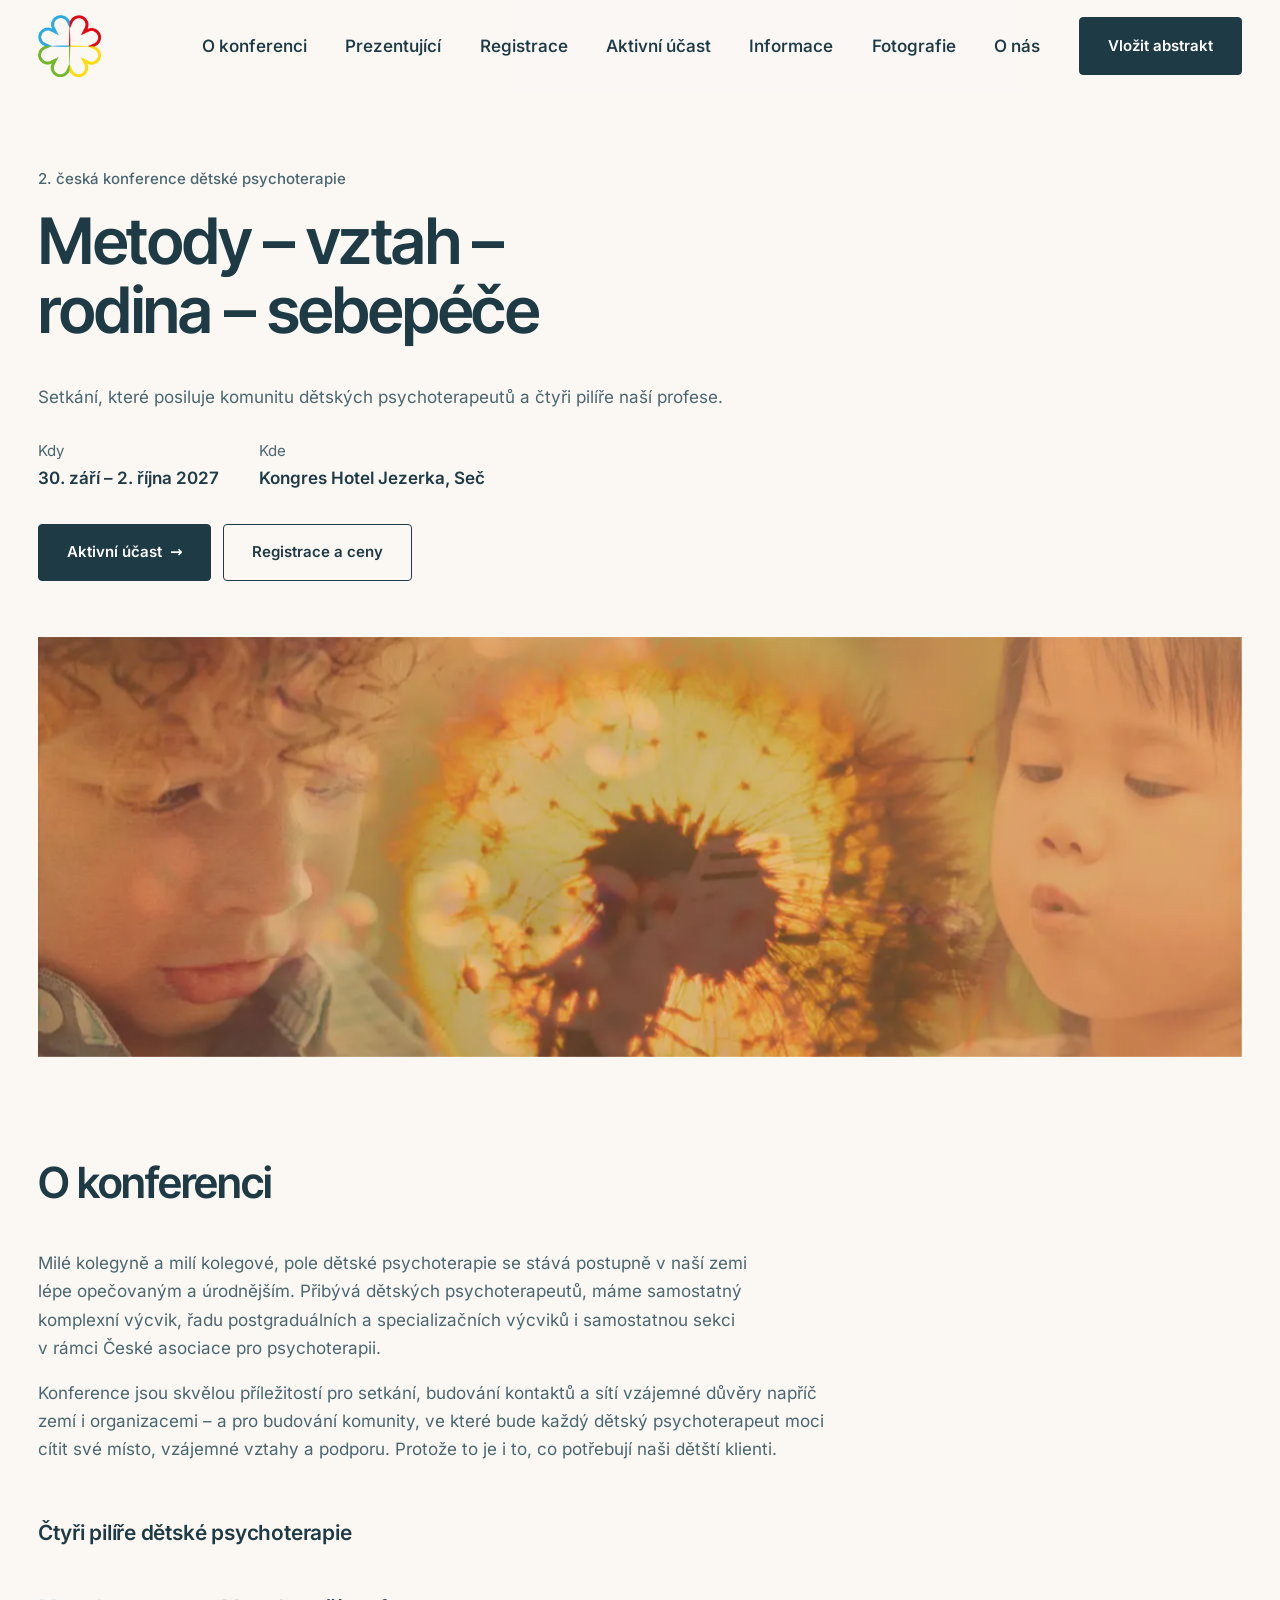
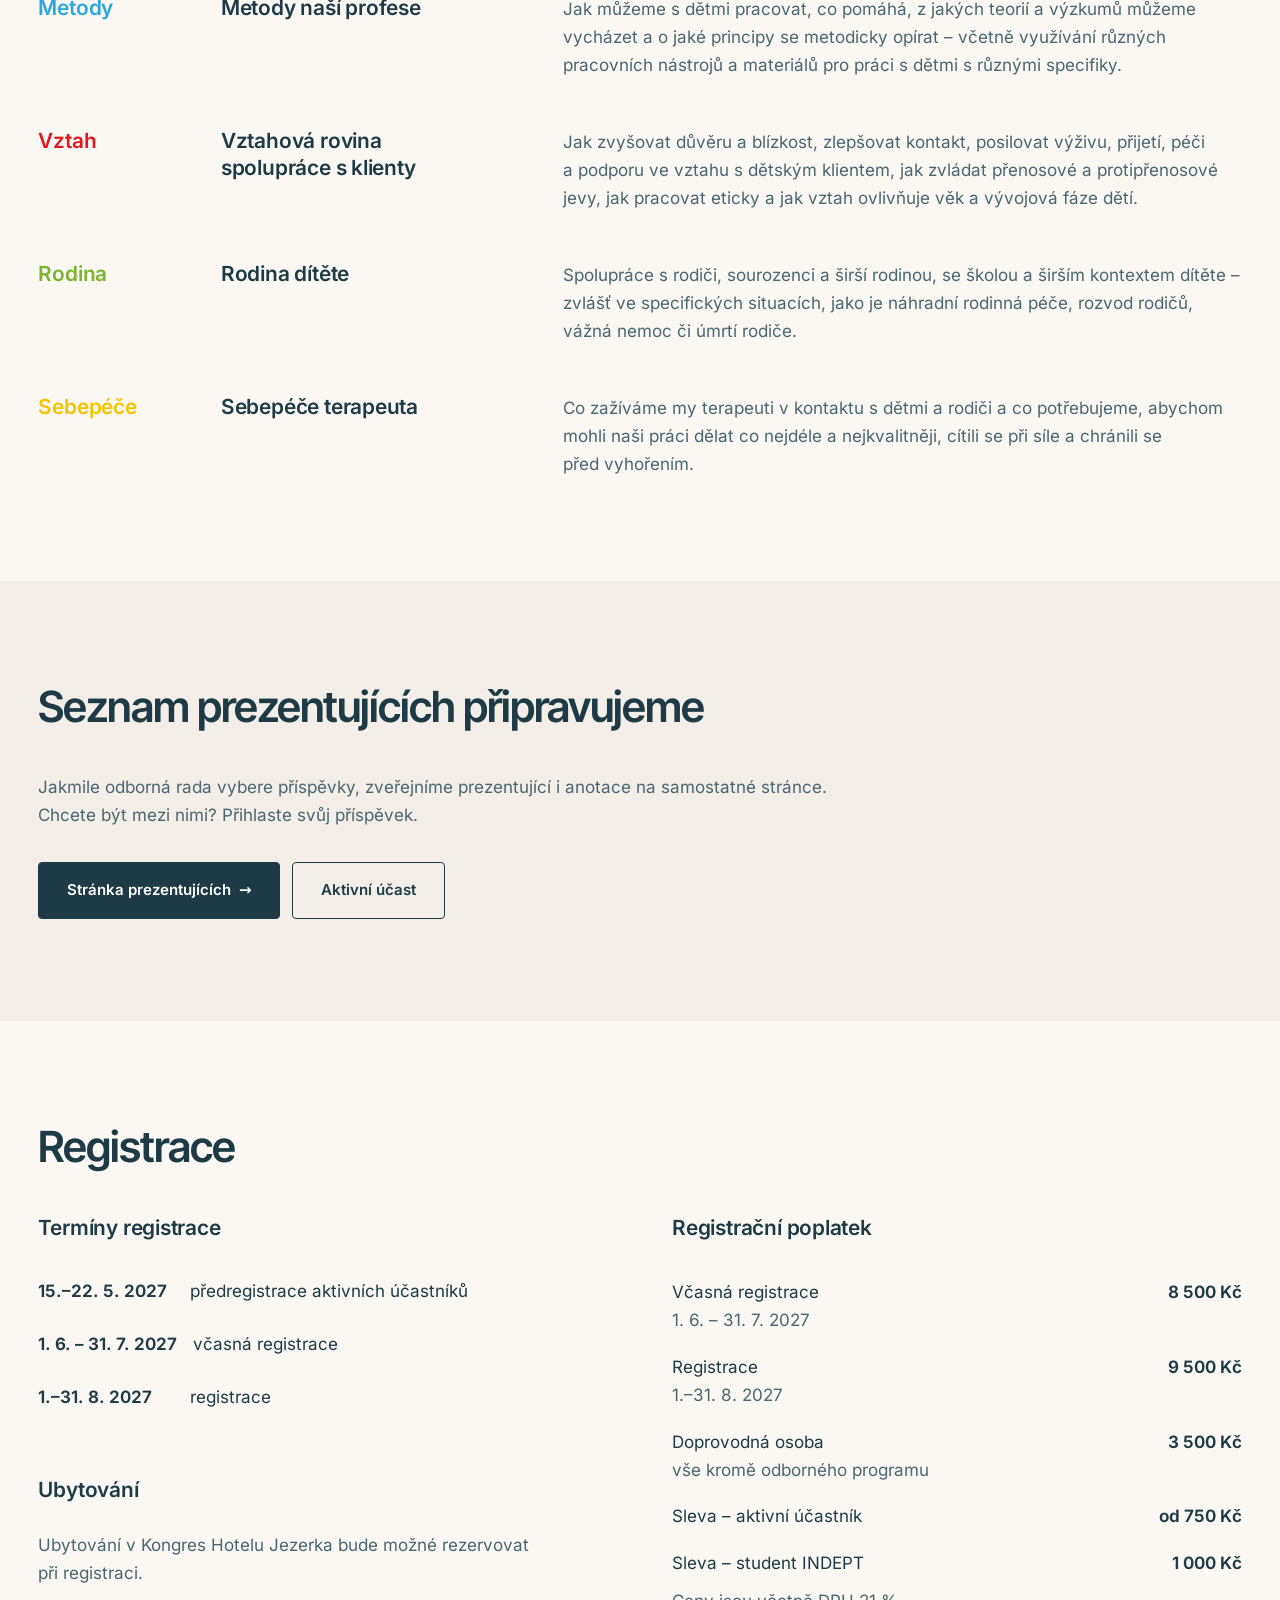
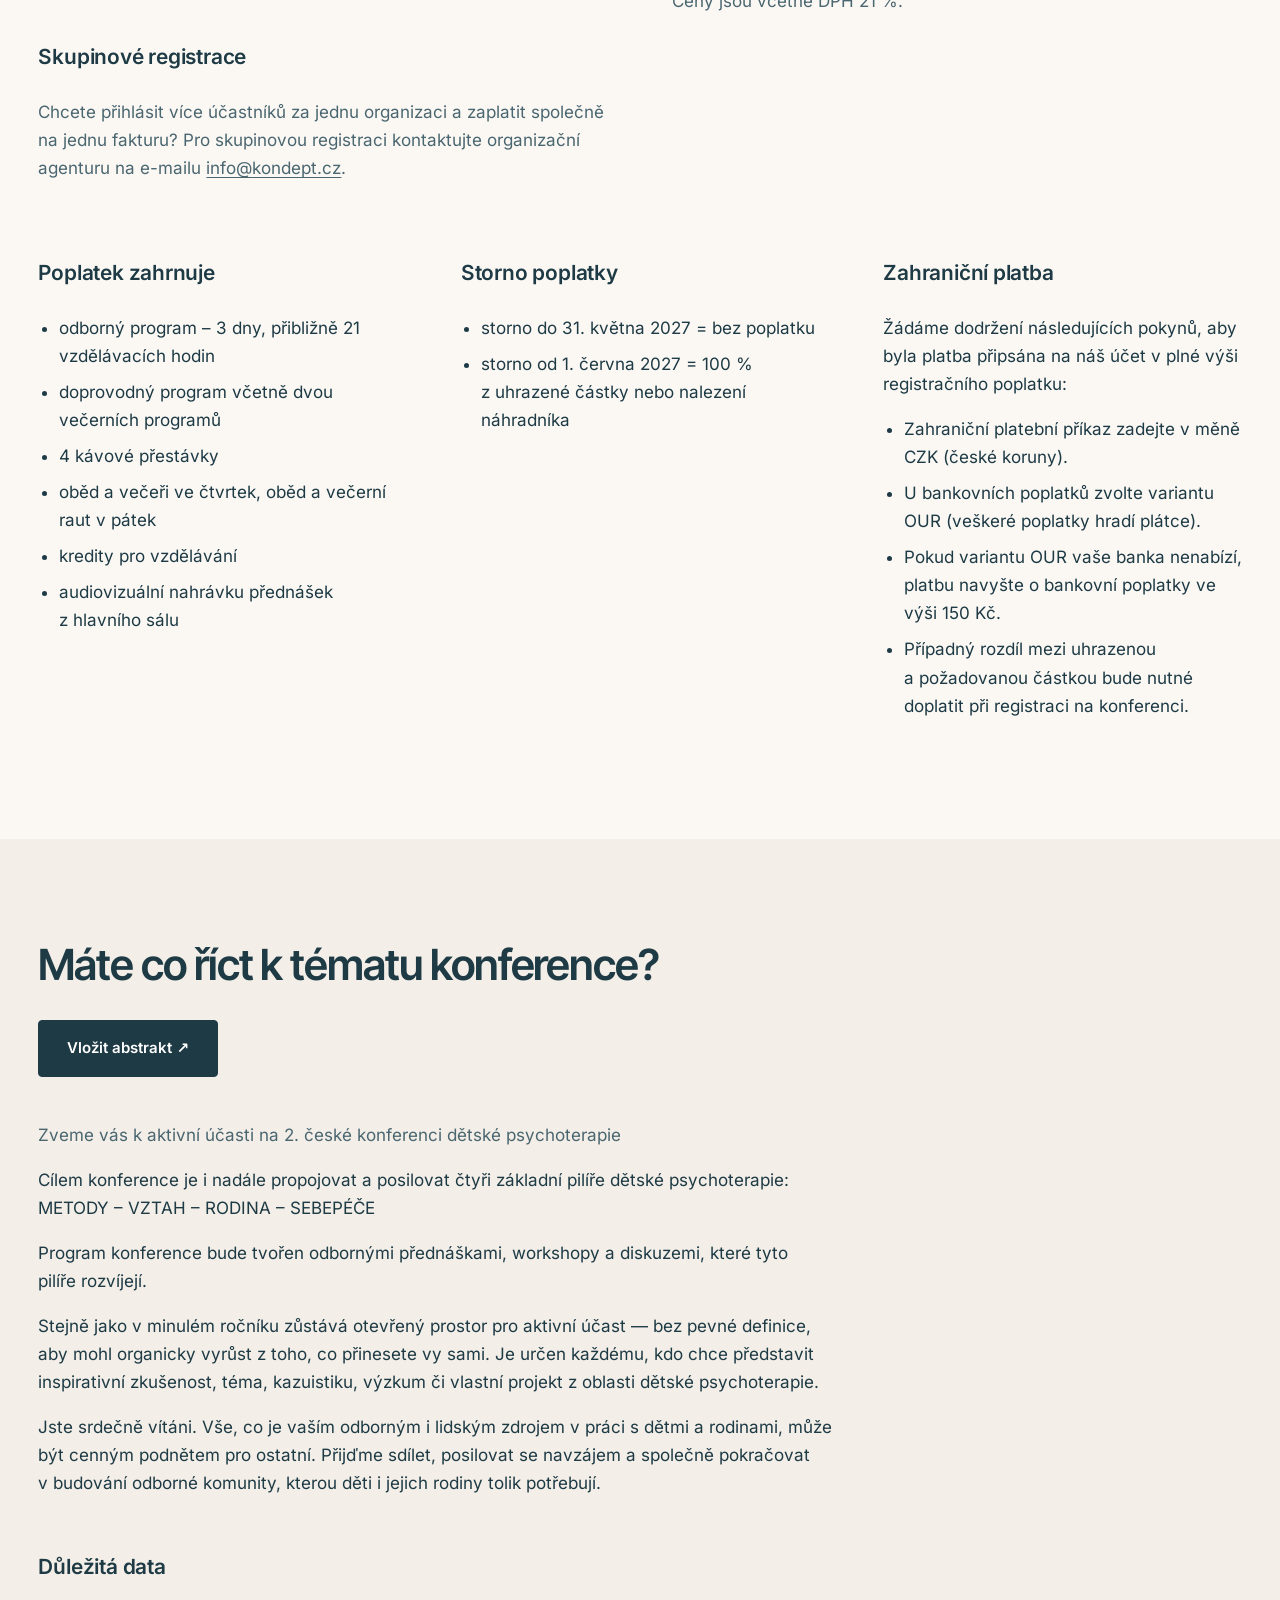
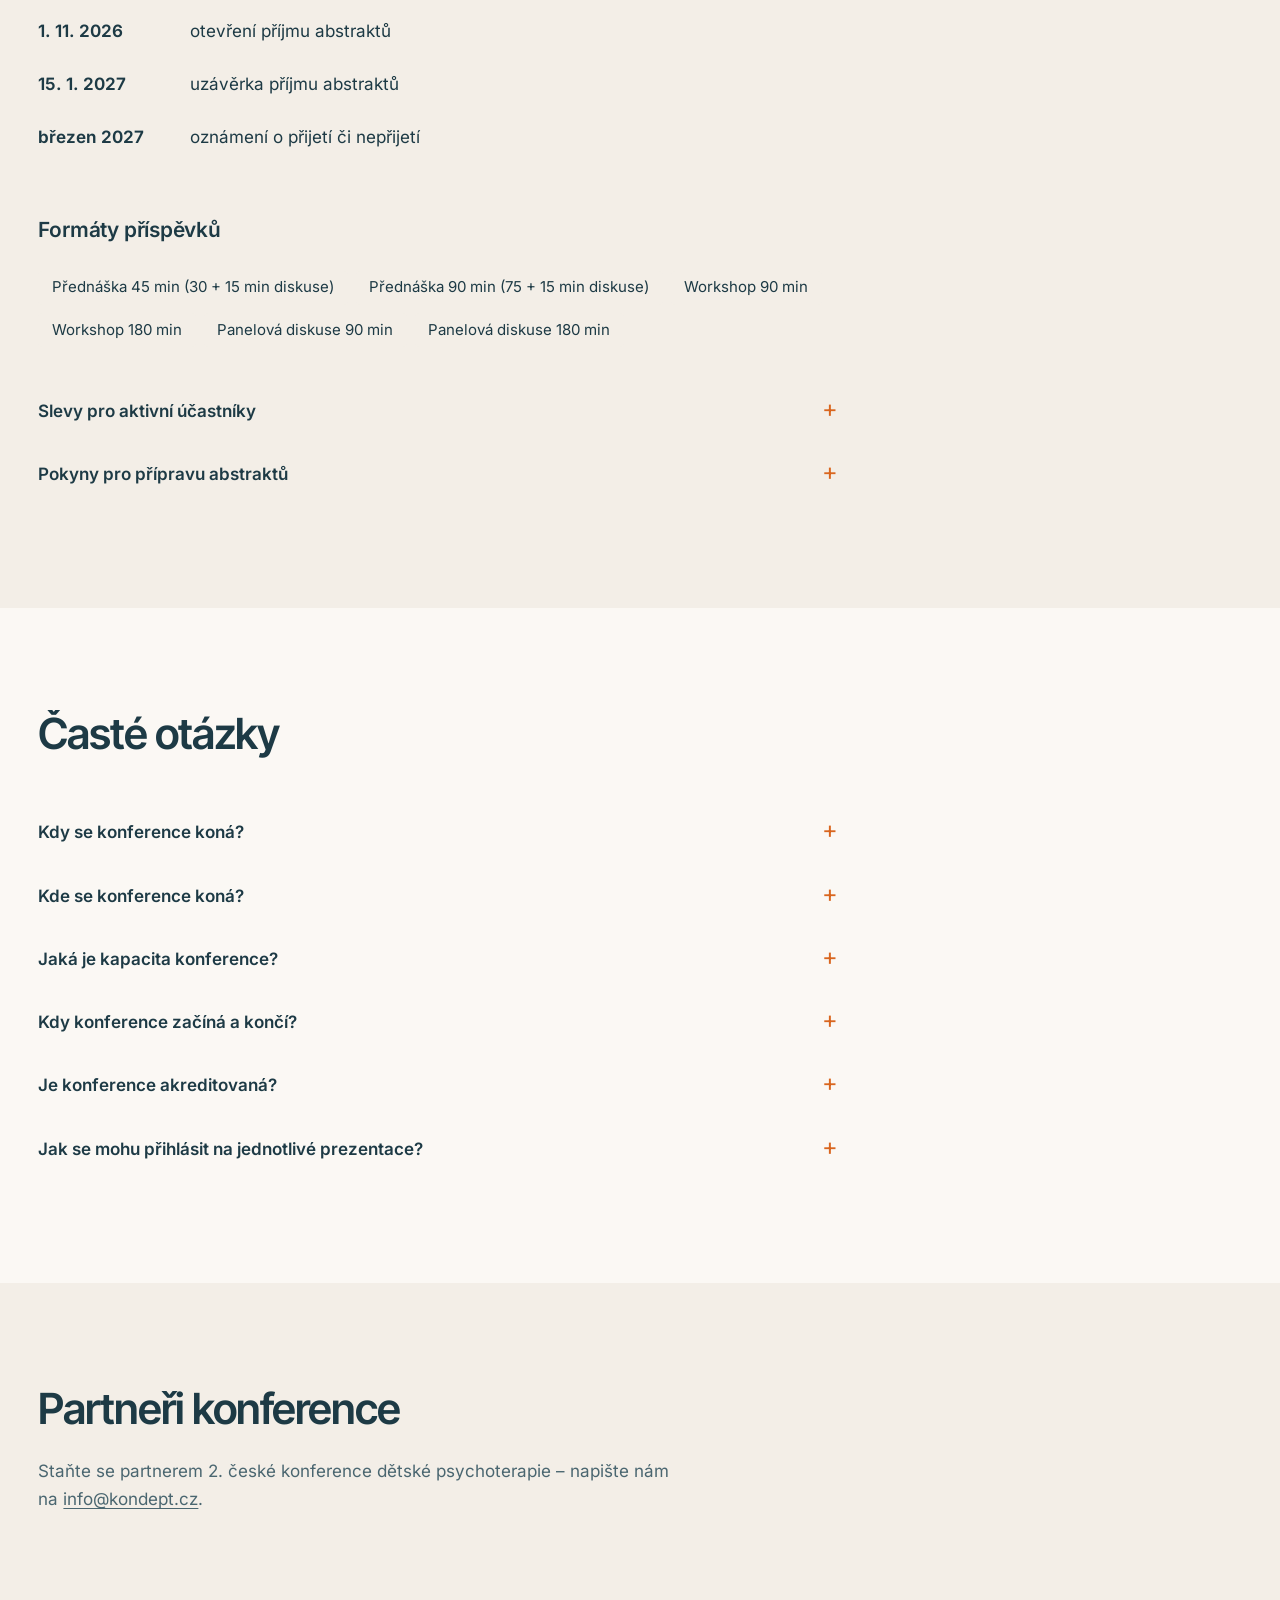
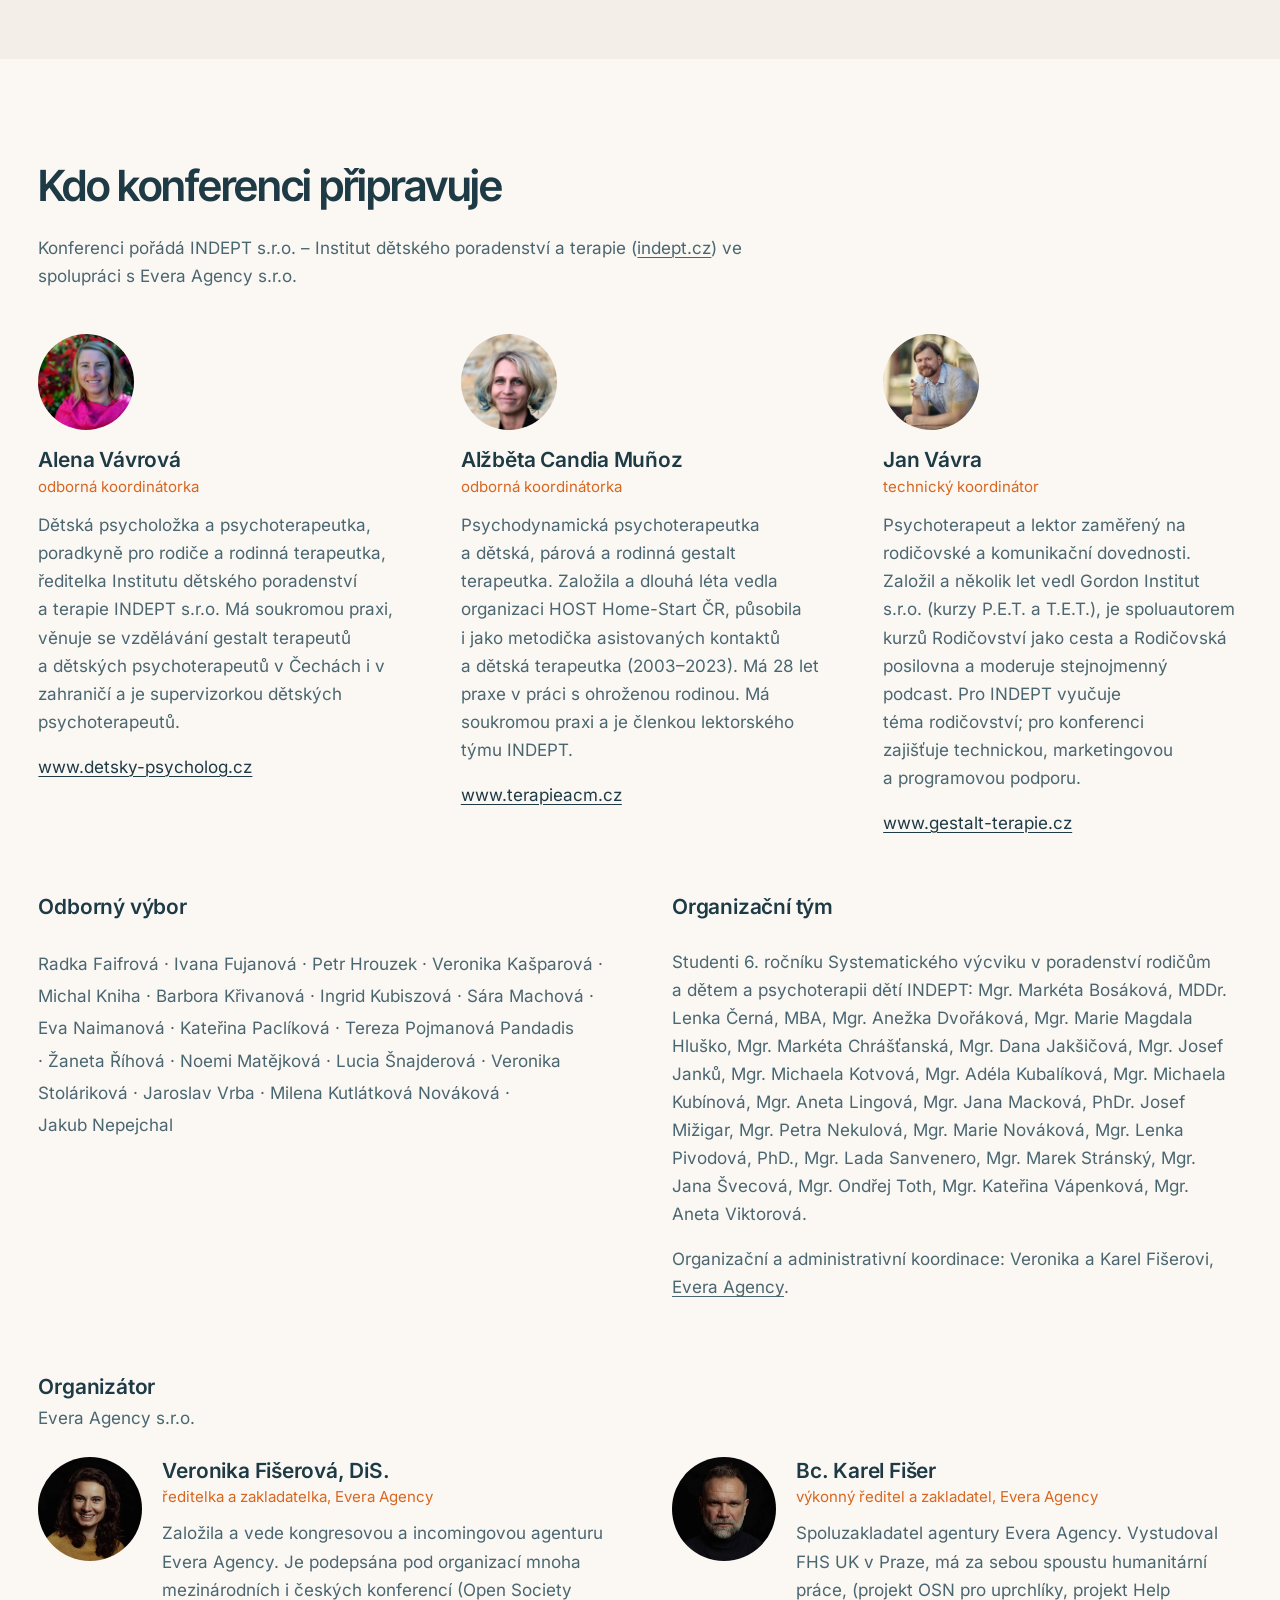
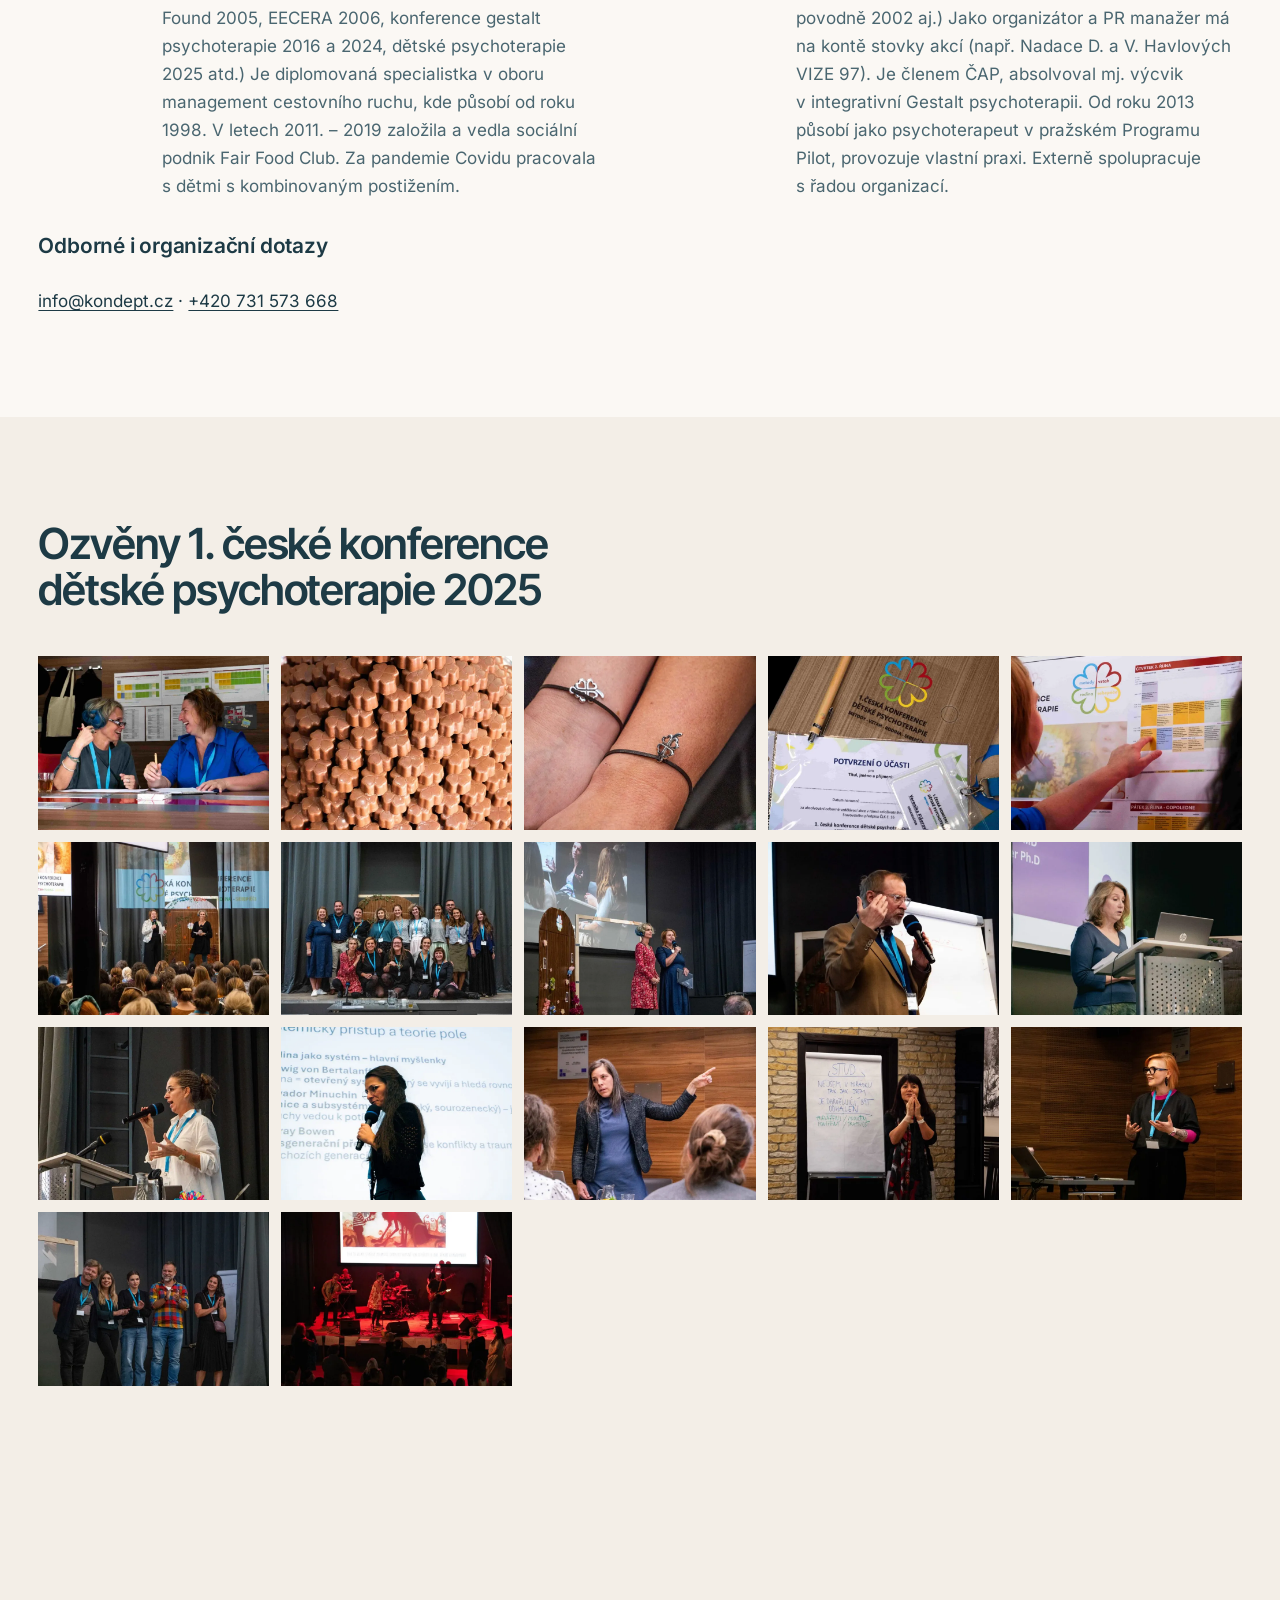
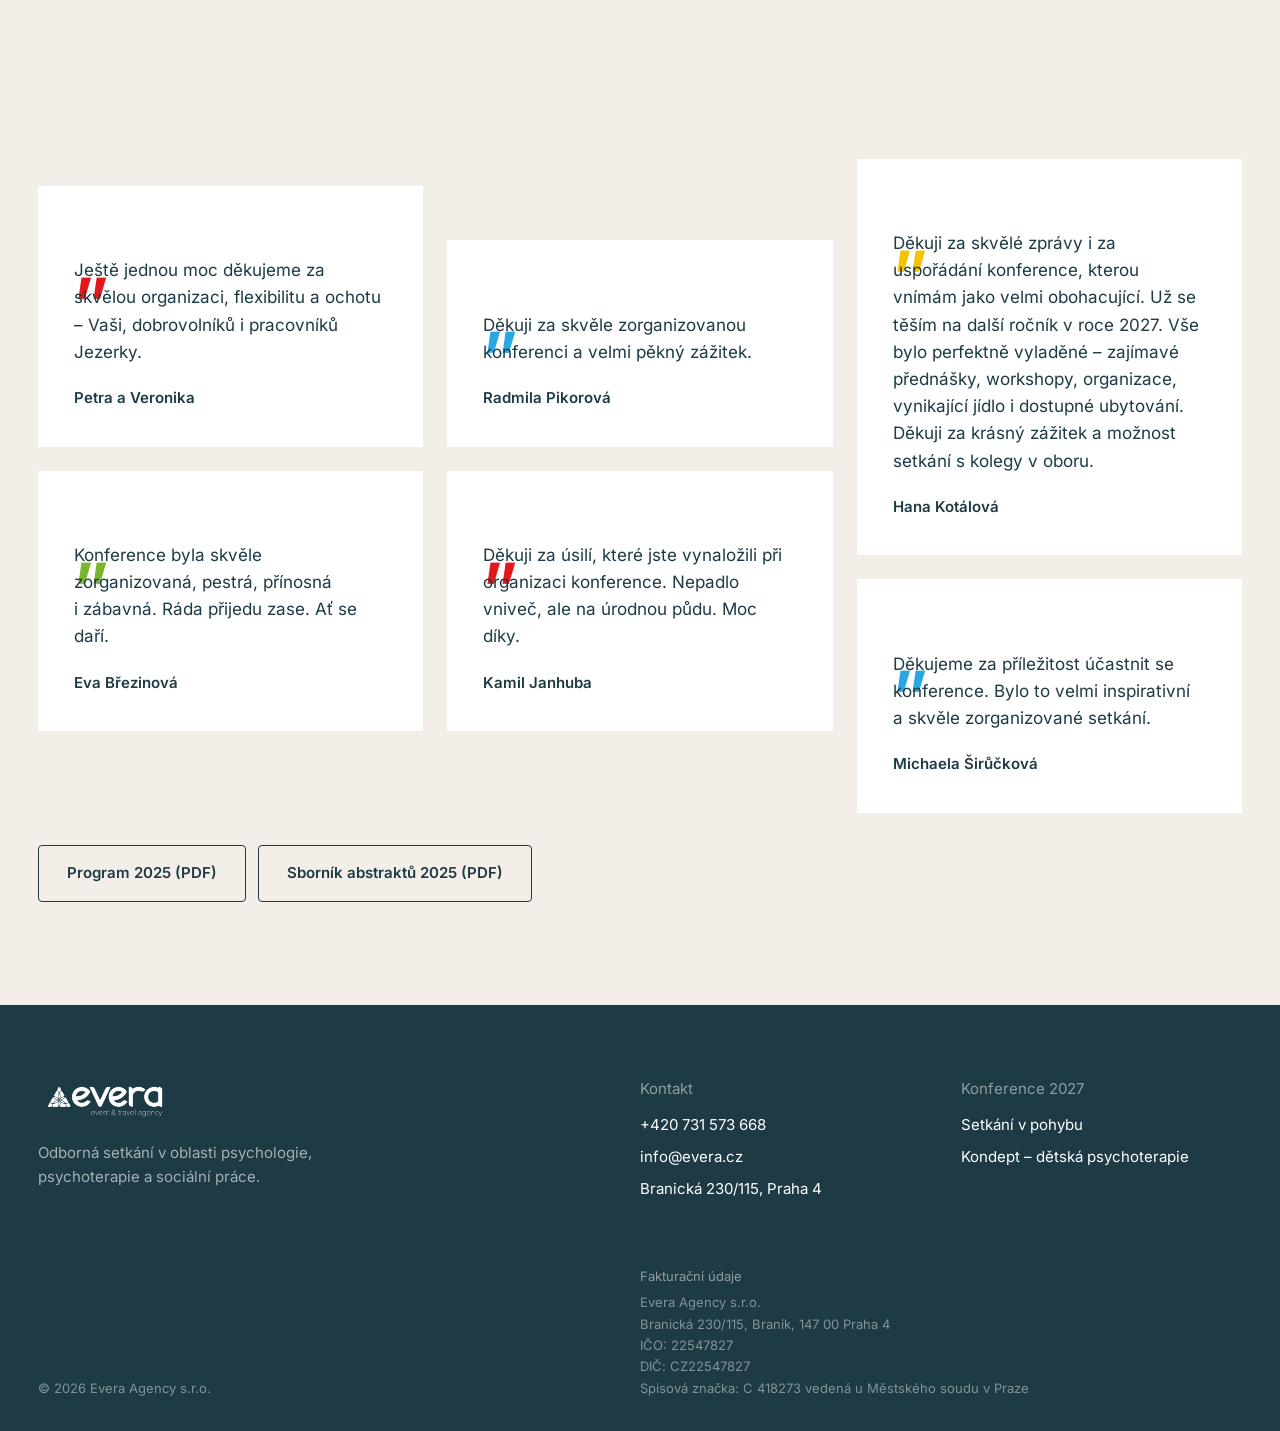
<file: kondept2/index.html>
<!DOCTYPE html><html lang="cs" class="theme-kondept" data-astro-cid-hkbrpulz><head><meta charset="utf-8"><meta name="viewport" content="width=device-width, initial-scale=1"><meta name="theme-color" content="#1d3a45"><title>2. česká konference dětské psychoterapie 2027 | KONDEPT</title><meta name="onesto-page" content="Kondept"><meta name="description" content="2. česká konference dětské psychoterapie – Metody, vztah, rodina, sebepéče. 30. září – 2. října 2027, Kongres Hotel Jezerka, Seč."><link rel="canonical" href="https://evera.cz/kondept2/"><meta property="og:title" content="2. česká konference dětské psychoterapie 2027 | KONDEPT"><meta property="og:description" content="2. česká konference dětské psychoterapie – Metody, vztah, rodina, sebepéče. 30. září – 2. října 2027, Kongres Hotel Jezerka, Seč."><meta property="og:type" content="website"><meta property="og:locale" content="cs_CZ"><link rel="icon" href="/favicon-48.png" type="image/png" sizes="48x48"><link rel="icon" href="/favicon-192.png" type="image/png" sizes="192x192"><link rel="apple-touch-icon" href="/apple-touch-icon.png"><script>document.documentElement.classList.add('js')</script><link rel="stylesheet" href="/_astro/Base.DVWzG__W.css"><style>.ehero[data-astro-cid-mgc2kvbq]{padding-top:clamp(2.5rem,6vw,4.5rem)}.ehero[data-astro-cid-mgc2kvbq] h1[data-astro-cid-mgc2kvbq]{max-width:18ch}.facts[data-astro-cid-mgc2kvbq]{flex-wrap:wrap;gap:1rem 2.5rem;margin:1.75rem 0 0;display:flex}.facts[data-astro-cid-mgc2kvbq] div[data-astro-cid-mgc2kvbq]{padding:0}.facts[data-astro-cid-mgc2kvbq] dt[data-astro-cid-mgc2kvbq]{font-size:var(--fs-sm);color:var(--ink-soft)}.facts[data-astro-cid-mgc2kvbq] dd[data-astro-cid-mgc2kvbq]{margin:0;font-weight:600}.ehero-media[data-astro-cid-mgc2kvbq]{margin-top:clamp(2rem,5vw,3.5rem)}.ehero-media[data-astro-cid-mgc2kvbq] img[data-astro-cid-mgc2kvbq]{object-fit:cover;width:100%;max-height:420px;animation:unveil 1.4s var(--ease) .25s both}@keyframes unveil{0%{opacity:0;clip-path:inset(0 0 100%)}to{clip-path:inset(0)}}
.shead[data-astro-cid-sjgajsms]{max-width:46rem;margin-bottom:clamp(1.75rem,4vw,2.75rem)}.shead[data-astro-cid-sjgajsms] h2[data-astro-cid-sjgajsms]{margin-bottom:.6em}.shead-body[data-astro-cid-sjgajsms]:empty{display:none}
</style><link rel="stylesheet" href="/_astro/index.GPdzFgj4.css"></head><body data-astro-cid-hkbrpulz><a class="skip" href="#obsah" data-astro-cid-hkbrpulz>Přeskočit na obsah</a><header class="site-header " data-astro-cid-hkbrpulz><div class="wrap bar" data-astro-cid-hkbrpulz><a href="/kondept2/" class="brand" aria-label="Kondept – konference dětské psychoterapie" data-astro-cid-hkbrpulz><img src="/media/2024/08/logo.webp" alt="Kondept – konference dětské psychoterapie" width="160" height="56" data-astro-cid-hkbrpulz></a><nav aria-label="Hlavní navigace" class="menu" data-astro-cid-hkbrpulz><button class="toggle" type="button" aria-expanded="false" aria-controls="nav-list" aria-label="Otevřít menu" data-astro-cid-hkbrpulz><span data-astro-cid-hkbrpulz></span><span data-astro-cid-hkbrpulz></span></button><ul id="nav-list" data-astro-cid-hkbrpulz><li data-astro-cid-hkbrpulz><a href="/kondept2/#o-konferenci" data-astro-cid-hkbrpulz>O konferenci</a></li><li data-astro-cid-hkbrpulz><a href="/kondept2/prezentujici/" data-astro-cid-hkbrpulz>Prezentující</a></li><li data-astro-cid-hkbrpulz><a href="/kondept2/#registrace" data-astro-cid-hkbrpulz>Registrace</a></li><li data-astro-cid-hkbrpulz><a href="/kondept2/#aktivni-ucast" data-astro-cid-hkbrpulz>Aktivní účast</a></li><li data-astro-cid-hkbrpulz><a href="/kondept2/#informace" data-astro-cid-hkbrpulz>Informace</a></li><li data-astro-cid-hkbrpulz><a href="/kondept2/#foto" data-astro-cid-hkbrpulz>Fotografie</a></li><li data-astro-cid-hkbrpulz><a href="/kondept2/#o-nas" data-astro-cid-hkbrpulz>O nás</a></li><li class="cta" data-astro-cid-hkbrpulz><a class="btn" href="https://kondept.confea.net/cz/registrace-uzivatele" data-astro-cid-hkbrpulz>Vložit abstrakt</a></li></ul></nav></div></header><main id="obsah" data-astro-cid-hkbrpulz><section class="ehero" data-astro-cid-mgc2kvbq><div class="wrap" data-astro-cid-mgc2kvbq><div class="ehero-text hero-in" data-astro-cid-mgc2kvbq><span class="kicker" data-edit="kondept.uvod.nadtitulek" data-edit-label="Úvod: text nad nadpisem" data-astro-cid-mgc2kvbq>2. česká konference dětské psychoterapie</span><h1 data-edit="kondept.uvod.nadpis" data-edit-label="Úvod: hlavní nadpis" data-astro-cid-mgc2kvbq>Metody – vztah – rodina – sebepéče</h1><p class="lede" data-edit="kondept.uvod.podnadpis" data-edit-label="Úvod: text pod nadpisem" data-astro-cid-mgc2kvbq>Setkání, které posiluje komunitu dětských psychoterapeutů a čtyři pilíře naší profese.</p><dl class="facts" data-astro-cid-mgc2kvbq><div data-astro-cid-mgc2kvbq><dt data-astro-cid-mgc2kvbq>Kdy</dt><dd data-edit="kondept.uvod.kdy" data-edit-label="Úvod: kdy se konference koná" data-astro-cid-mgc2kvbq>30. září – 2. října 2027</dd></div><div data-astro-cid-mgc2kvbq><dt data-astro-cid-mgc2kvbq>Kde</dt><dd data-edit="kondept.uvod.kde" data-edit-label="Úvod: kde se konference koná" data-astro-cid-mgc2kvbq>Kongres Hotel Jezerka, Seč</dd></div></dl><div class="actions" data-astro-cid-mgc2kvbq><a class="btn" href="#aktivni-ucast" data-astro-cid-t6lpcibj>Aktivní účast <span class="arrow" data-astro-cid-t6lpcibj>→</span></a><a class="btn ghost" href="#registrace" data-astro-cid-t6lpcibj>Registrace a ceny</a></div></div></div><div class="wrap ehero-media" data-astro-cid-mgc2kvbq><img src="/media/2024/08/bg.webp" alt="Děti foukají do odkvetlé pampelišky – vizuál konference" width="1140" height="312" fetchpriority="high" data-edit="kondept.uvod.obrazek" data-edit-label="Úvod: velký obrázek" data-edit-type="image" data-astro-cid-mgc2kvbq></div></section><section class="section" id="o-konferenci" data-astro-cid-t6lpcibj><div class="wrap split" data-astro-cid-t6lpcibj><div class="shead" data-astro-cid-sjgajsms><h2 data-title data-astro-cid-sjgajsms>O konferenci</h2><div class="shead-body" data-reveal data-astro-cid-sjgajsms></div></div><div data-reveal style="--i:1" data-astro-cid-t6lpcibj><p class="lede" data-edit="kondept.okonferenci.uvod" data-edit-label="O konferenci: úvodní odstavec" data-astro-cid-t6lpcibj>Milé kolegyně a milí kolegové, pole dětské psychoterapie se stává postupně v naší zemi lépe opečovaným a úrodnějším. Přibývá dětských psychoterapeutů, máme samostatný komplexní výcvik, řadu postgraduálních a specializačních výcviků i samostatnou sekci v rámci České asociace pro psychoterapii.</p><p class="muted" data-edit="kondept.okonferenci.text" data-edit-label="O konferenci: druhý odstavec" data-astro-cid-t6lpcibj>Konference jsou skvělou příležitostí pro setkání, budování kontaktů a sítí vzájemné důvěry napříč zemí i organizacemi – a pro budování komunity, ve které bude každý dětský psychoterapeut moci cítit své místo, vzájemné vztahy a podporu. Protože to je i to, co potřebují naši dětští klienti.</p></div></div><div class="wrap" data-astro-cid-t6lpcibj><h3 class="pillars-title" data-reveal data-astro-cid-t6lpcibj>Čtyři pilíře dětské psychoterapie</h3><div class="pillars" data-astro-cid-t6lpcibj><div class="pillar" data-reveal style="--i:0" data-astro-cid-t6lpcibj><span class="pk" data-astro-cid-t6lpcibj>Metody</span><h4 data-astro-cid-t6lpcibj>Metody naší profese</h4><p class="muted small" data-astro-cid-t6lpcibj>Jak můžeme s dětmi pracovat, co pomáhá, z jakých teorií a výzkumů můžeme vycházet a o jaké principy se metodicky opírat – včetně využívání různých pracovních nástrojů a materiálů pro práci s dětmi s různými specifiky.</p></div><div class="pillar" data-reveal style="--i:1" data-astro-cid-t6lpcibj><span class="pk" data-astro-cid-t6lpcibj>Vztah</span><h4 data-astro-cid-t6lpcibj>Vztahová rovina spolupráce s klienty</h4><p class="muted small" data-astro-cid-t6lpcibj>Jak zvyšovat důvěru a blízkost, zlepšovat kontakt, posilovat výživu, přijetí, péči a podporu ve vztahu s dětským klientem, jak zvládat přenosové a protipřenosové jevy, jak pracovat eticky a jak vztah ovlivňuje věk a vývojová fáze dětí.</p></div><div class="pillar" data-reveal style="--i:2" data-astro-cid-t6lpcibj><span class="pk" data-astro-cid-t6lpcibj>Rodina</span><h4 data-astro-cid-t6lpcibj>Rodina dítěte</h4><p class="muted small" data-astro-cid-t6lpcibj>Spolupráce s rodiči, sourozenci a širší rodinou, se školou a širším kontextem dítěte – zvlášť ve specifických situacích, jako je náhradní rodinná péče, rozvod rodičů, vážná nemoc či úmrtí rodiče.</p></div><div class="pillar" data-reveal style="--i:3" data-astro-cid-t6lpcibj><span class="pk" data-astro-cid-t6lpcibj>Sebepéče</span><h4 data-astro-cid-t6lpcibj>Sebepéče terapeuta</h4><p class="muted small" data-astro-cid-t6lpcibj>Co zažíváme my terapeuti v kontaktu s dětmi a rodiči a co potřebujeme, abychom mohli naši práci dělat co nejdéle a nejkvalitněji, cítili se při síle a chránili se před vyhořením.</p></div></div></div></section><section class="section tint" id="prezentujici" data-astro-cid-t6lpcibj><div class="wrap split" data-astro-cid-t6lpcibj><div class="shead" data-astro-cid-sjgajsms><h2 data-title data-astro-cid-sjgajsms><span data-edit="kondept.prezentujici.nadpis" data-edit-label="Prezentující: nadpis" data-astro-cid-sjgajsms>Seznam prezentujících připravujeme</span></h2><div class="shead-body" data-reveal data-astro-cid-sjgajsms></div></div><div data-reveal style="--i:1" data-astro-cid-t6lpcibj><p class="muted" data-edit="kondept.prezentujici.text" data-edit-label="Prezentující: text" data-astro-cid-t6lpcibj>Jakmile odborná rada vybere příspěvky, zveřejníme prezentující i anotace na samostatné stránce. Chcete být mezi nimi? Přihlaste svůj příspěvek.</p><div class="actions" data-astro-cid-t6lpcibj><a class="btn" href="/kondept2/prezentujici/" data-astro-cid-t6lpcibj>Stránka prezentujících <span class="arrow" data-astro-cid-t6lpcibj>→</span></a><a class="btn ghost" href="#aktivni-ucast" data-astro-cid-t6lpcibj>Aktivní účast</a></div></div></div></section><section class="section" id="registrace" data-astro-cid-t6lpcibj><div class="wrap" data-astro-cid-t6lpcibj><div class="shead" data-astro-cid-sjgajsms><h2 data-title data-astro-cid-sjgajsms><span data-edit="kondept.registrace.nadpis" data-edit-label="Registrace: nadpis" data-astro-cid-sjgajsms>Registrace</span></h2><div class="shead-body" data-reveal data-astro-cid-sjgajsms></div></div><div class="grid grid-2" data-astro-cid-t6lpcibj><div data-reveal data-astro-cid-t6lpcibj><h3 data-astro-cid-t6lpcibj>Termíny registrace</h3><ul class="dates" data-edit="kondept.registrace.terminy" data-edit-type="list" data-edit-label="Registrace: termíny" data-astro-cid-t6lpcibj><li data-astro-cid-t6lpcibj><b data-edit-field="datum" data-edit-label="Datum" data-astro-cid-t6lpcibj>15.–22. 5. 2027</b><span data-edit-field="popis" data-edit-label="Co se děje" data-astro-cid-t6lpcibj>předregistrace aktivních účastníků</span></li><li data-astro-cid-t6lpcibj><b data-edit-field="datum" data-edit-label="Datum" data-astro-cid-t6lpcibj>1. 6. – 31. 7. 2027</b><span data-edit-field="popis" data-edit-label="Co se děje" data-astro-cid-t6lpcibj>včasná registrace</span></li><li data-astro-cid-t6lpcibj><b data-edit-field="datum" data-edit-label="Datum" data-astro-cid-t6lpcibj>1.–31. 8. 2027</b><span data-edit-field="popis" data-edit-label="Co se děje" data-astro-cid-t6lpcibj>registrace</span></li></ul><h3 style="margin-top:clamp(2.5rem, 5vw, 3.5rem)" data-astro-cid-t6lpcibj>Ubytování</h3><p class="muted" data-edit="kondept.registrace.ubytovani" data-edit-label="Registrace: ubytování" data-astro-cid-t6lpcibj>Ubytování v Kongres Hotelu Jezerka bude možné rezervovat při registraci.</p><h3 style="margin-top:clamp(2.5rem, 5vw, 3.5rem)" data-astro-cid-t6lpcibj>Skupinové registrace</h3><p class="muted" data-edit="kondept.registrace.skupinove" data-edit-label="Registrace: skupinové registrace" data-astro-cid-t6lpcibj>Chcete přihlásit více účastníků za jednu organizaci a zaplatit společně na jednu fakturu? Pro skupinovou registraci kontaktujte organizační agenturu na e-mailu <a href="mailto:info@kondept.cz" data-astro-cid-t6lpcibj>info@kondept.cz</a>.</p></div><div data-reveal style="--i:1" data-astro-cid-t6lpcibj><h3 data-astro-cid-t6lpcibj>Registrační poplatek</h3><table class="prices" data-astro-cid-t6lpcibj><tbody data-edit="kondept.registrace.ceny" data-edit-type="list" data-edit-label="Registrace: ceník" data-astro-cid-t6lpcibj><tr data-astro-cid-t6lpcibj><td data-astro-cid-t6lpcibj><span data-edit-field="polozka" data-edit-label="Položka" data-astro-cid-t6lpcibj>Včasná registrace</span><span class="muted price-note" data-edit-field="obdobi" data-edit-label="Upřesnění (nepovinné)" data-astro-cid-t6lpcibj>1. 6. – 31. 7. 2027</span></td><td data-edit-field="cena" data-edit-label="Cena" data-astro-cid-t6lpcibj>8 500 Kč</td></tr><tr data-astro-cid-t6lpcibj><td data-astro-cid-t6lpcibj><span data-edit-field="polozka" data-edit-label="Položka" data-astro-cid-t6lpcibj>Registrace</span><span class="muted price-note" data-edit-field="obdobi" data-edit-label="Upřesnění (nepovinné)" data-astro-cid-t6lpcibj>1.–31. 8. 2027</span></td><td data-edit-field="cena" data-edit-label="Cena" data-astro-cid-t6lpcibj>9 500 Kč</td></tr><tr data-astro-cid-t6lpcibj><td data-astro-cid-t6lpcibj><span data-edit-field="polozka" data-edit-label="Položka" data-astro-cid-t6lpcibj>Doprovodná osoba</span><span class="muted price-note" data-edit-field="obdobi" data-edit-label="Upřesnění (nepovinné)" data-astro-cid-t6lpcibj>vše kromě odborného programu</span></td><td data-edit-field="cena" data-edit-label="Cena" data-astro-cid-t6lpcibj>3 500 Kč</td></tr><tr data-astro-cid-t6lpcibj><td data-astro-cid-t6lpcibj><span data-edit-field="polozka" data-edit-label="Položka" data-astro-cid-t6lpcibj>Sleva – aktivní účastník</span><span class="muted price-note" data-edit-field="obdobi" data-edit-label="Upřesnění (nepovinné)" data-astro-cid-t6lpcibj></span></td><td data-edit-field="cena" data-edit-label="Cena" data-astro-cid-t6lpcibj>od 750 Kč</td></tr><tr data-astro-cid-t6lpcibj><td data-astro-cid-t6lpcibj><span data-edit-field="polozka" data-edit-label="Položka" data-astro-cid-t6lpcibj>Sleva – student INDEPT</span><span class="muted price-note" data-edit-field="obdobi" data-edit-label="Upřesnění (nepovinné)" data-astro-cid-t6lpcibj></span></td><td data-edit-field="cena" data-edit-label="Cena" data-astro-cid-t6lpcibj>1 000 Kč</td></tr></tbody></table><p class="small muted" data-astro-cid-t6lpcibj>Ceny jsou včetně DPH 21 %.</p></div></div><div class="grid grid-3 more-info" data-astro-cid-t6lpcibj><div class="card" data-reveal data-astro-cid-t6lpcibj><h3 data-astro-cid-t6lpcibj>Poplatek zahrnuje</h3><ul data-edit="kondept.registrace.zahrnuje" data-edit-type="list" data-edit-label="Registrace: co poplatek zahrnuje" data-astro-cid-t6lpcibj><li data-astro-cid-t6lpcibj><span data-edit-field="polozka" data-edit-label="Co je v ceně" data-astro-cid-t6lpcibj>odborný program – 3 dny, přibližně 21 vzdělávacích hodin</span></li><li data-astro-cid-t6lpcibj><span data-edit-field="polozka" data-edit-label="Co je v ceně" data-astro-cid-t6lpcibj>doprovodný program včetně dvou večerních programů</span></li><li data-astro-cid-t6lpcibj><span data-edit-field="polozka" data-edit-label="Co je v ceně" data-astro-cid-t6lpcibj>4 kávové přestávky</span></li><li data-astro-cid-t6lpcibj><span data-edit-field="polozka" data-edit-label="Co je v ceně" data-astro-cid-t6lpcibj>oběd a večeři ve čtvrtek, oběd a večerní raut v pátek</span></li><li data-astro-cid-t6lpcibj><span data-edit-field="polozka" data-edit-label="Co je v ceně" data-astro-cid-t6lpcibj>kredity pro vzdělávání</span></li><li data-astro-cid-t6lpcibj><span data-edit-field="polozka" data-edit-label="Co je v ceně" data-astro-cid-t6lpcibj>audiovizuální nahrávku přednášek z hlavního sálu</span></li></ul></div><div class="card" data-reveal style="--i:1" data-astro-cid-t6lpcibj><h3 data-astro-cid-t6lpcibj>Storno poplatky</h3><ul data-edit="kondept.registrace.storno" data-edit-type="list" data-edit-label="Registrace: storno poplatky" data-astro-cid-t6lpcibj><li data-astro-cid-t6lpcibj><span data-edit-field="polozka" data-edit-label="Podmínka" data-astro-cid-t6lpcibj>storno do 31. května 2027 = bez poplatku</span></li><li data-astro-cid-t6lpcibj><span data-edit-field="polozka" data-edit-label="Podmínka" data-astro-cid-t6lpcibj>storno od 1. června 2027 = 100 % z uhrazené částky nebo nalezení náhradníka</span></li></ul></div><div class="card" data-reveal style="--i:2" data-astro-cid-t6lpcibj><h3 data-astro-cid-t6lpcibj>Zahraniční platba</h3><p class="small" data-edit="kondept.registrace.zahranici.uvod" data-edit-label="Zahraniční platba: úvod" data-astro-cid-t6lpcibj>Žádáme dodržení následujících pokynů, aby byla platba připsána na náš účet v plné výši registračního poplatku:</p><ul data-edit="kondept.registrace.zahranici" data-edit-type="list" data-edit-label="Zahraniční platba: pokyny" data-astro-cid-t6lpcibj><li data-astro-cid-t6lpcibj><span data-edit-field="polozka" data-edit-label="Pokyn" data-astro-cid-t6lpcibj>Zahraniční platební příkaz zadejte v měně CZK (české koruny).</span></li><li data-astro-cid-t6lpcibj><span data-edit-field="polozka" data-edit-label="Pokyn" data-astro-cid-t6lpcibj>U bankovních poplatků zvolte variantu OUR (veškeré poplatky hradí plátce).</span></li><li data-astro-cid-t6lpcibj><span data-edit-field="polozka" data-edit-label="Pokyn" data-astro-cid-t6lpcibj>Pokud variantu OUR vaše banka nenabízí, platbu navyšte o bankovní poplatky ve výši 150 Kč.</span></li><li data-astro-cid-t6lpcibj><span data-edit-field="polozka" data-edit-label="Pokyn" data-astro-cid-t6lpcibj>Případný rozdíl mezi uhrazenou a požadovanou částkou bude nutné doplatit při registraci na konferenci.</span></li></ul></div></div></div></section><section class="section tint" id="aktivni-ucast" data-astro-cid-t6lpcibj><div class="wrap split" data-astro-cid-t6lpcibj><div class="shead" data-astro-cid-sjgajsms><h2 data-title data-astro-cid-sjgajsms><span data-edit="kondept.aktivni.nadpis" data-edit-label="Aktivní účast: nadpis" data-astro-cid-sjgajsms>Máte co říct k tématu konference?</span></h2><div class="shead-body" data-reveal data-astro-cid-sjgajsms><div class="actions" data-astro-cid-t6lpcibj><a class="btn" href="https://kondept.confea.net/cz/registrace-uzivatele" target="_blank" rel="noopener" data-astro-cid-t6lpcibj>Vložit abstrakt ↗</a></div></div></div><div data-reveal style="--i:1" data-astro-cid-t6lpcibj><div data-edit="kondept.aktivni.text" data-edit-label="Aktivní účast: text" data-astro-cid-t6lpcibj><p class="lede" data-astro-cid-t6lpcibj>Zveme vás k aktivní účasti na 2. české konferenci dětské psychoterapie</p><p data-astro-cid-t6lpcibj>Cílem konference je i nadále propojovat a posilovat čtyři základní pilíře dětské psychoterapie: METODY – VZTAH – RODINA – SEBEPÉČE</p><p data-astro-cid-t6lpcibj>Program konference bude tvořen odbornými přednáškami, workshopy a diskuzemi, které tyto pilíře rozvíjejí.</p><p data-astro-cid-t6lpcibj>Stejně jako v minulém ročníku zůstává otevřený prostor pro aktivní účast — bez pevné definice, aby mohl organicky vyrůst z toho, co přinesete vy sami. Je určen každému, kdo chce představit inspirativní zkušenost, téma, kazuistiku, výzkum či vlastní projekt z oblasti dětské psychoterapie.</p><p data-astro-cid-t6lpcibj>Jste srdečně vítáni. Vše, co je vaším odborným i lidským zdrojem v práci s dětmi a rodinami, může být cenným podnětem pro ostatní. Přijďme sdílet, posilovat se navzájem a společně pokračovat v budování odborné komunity, kterou děti i jejich rodiny tolik potřebují.</p></div><h4 style="margin-top:clamp(2.5rem, 5vw, 3.5rem)" data-astro-cid-t6lpcibj>Důležitá data</h4><ul class="dates" data-edit="kondept.aktivni.terminy" data-edit-type="list" data-edit-label="Aktivní účast: důležitá data" data-astro-cid-t6lpcibj><li data-astro-cid-t6lpcibj><b data-edit-field="datum" data-edit-label="Datum" data-astro-cid-t6lpcibj>1. 11. 2026</b><span data-edit-field="popis" data-edit-label="Co se děje" data-astro-cid-t6lpcibj>otevření příjmu abstraktů</span></li><li data-astro-cid-t6lpcibj><b data-edit-field="datum" data-edit-label="Datum" data-astro-cid-t6lpcibj>15. 1. 2027</b><span data-edit-field="popis" data-edit-label="Co se děje" data-astro-cid-t6lpcibj>uzávěrka příjmu abstraktů</span></li><li data-astro-cid-t6lpcibj><b data-edit-field="datum" data-edit-label="Datum" data-astro-cid-t6lpcibj>březen 2027</b><span data-edit-field="popis" data-edit-label="Co se děje" data-astro-cid-t6lpcibj>oznámení o přijetí či nepřijetí</span></li></ul><h4 style="margin-top:clamp(2.5rem, 5vw, 3.5rem)" data-astro-cid-t6lpcibj>Formáty příspěvků</h4><ul class="formats" data-astro-cid-t6lpcibj><li data-astro-cid-t6lpcibj>Přednáška 45 min (30 + 15 min diskuse)</li><li data-astro-cid-t6lpcibj>Přednáška 90 min (75 + 15 min diskuse)</li><li data-astro-cid-t6lpcibj>Workshop 90 min</li><li data-astro-cid-t6lpcibj>Workshop 180 min</li><li data-astro-cid-t6lpcibj>Panelová diskuse 90 min</li><li data-astro-cid-t6lpcibj>Panelová diskuse 180 min</li></ul><details class="fold" data-astro-cid-t6lpcibj><summary data-astro-cid-t6lpcibj>Slevy pro aktivní účastníky</summary><div class="fold-body small" data-astro-cid-t6lpcibj><table class="prices" data-astro-cid-t6lpcibj><tbody data-astro-cid-t6lpcibj><tr data-astro-cid-t6lpcibj><td data-astro-cid-t6lpcibj>Příspěvek 45–90 min, jeden autor</td><td data-astro-cid-t6lpcibj>1 500 Kč</td></tr><tr data-astro-cid-t6lpcibj><td data-astro-cid-t6lpcibj>Příspěvek 45–90 min, více autorů (každý)</td><td data-astro-cid-t6lpcibj>750 Kč</td></tr><tr data-astro-cid-t6lpcibj><td data-astro-cid-t6lpcibj>Příspěvek 180 min, jeden autor</td><td data-astro-cid-t6lpcibj>3 000 Kč</td></tr><tr data-astro-cid-t6lpcibj><td data-astro-cid-t6lpcibj>Příspěvek 180 min, více autorů (každý)</td><td data-astro-cid-t6lpcibj>1 500 Kč</td></tr></tbody></table><h4 style="margin-top:1.5rem" data-astro-cid-t6lpcibj>Kalkulace slevy pro aktivní účastníky</h4><p data-astro-cid-t6lpcibj>Jeden prezentující má slevu 1 500 Kč za každý svůj samostatný příspěvek 45 – 90 min. Pokud má příspěvek dva a více prezentujících, má každý z nich slevu 750 Kč. Slevy za jednotlivé příspěvky se u jednoho prezentujícího sčítají.</p><p data-astro-cid-t6lpcibj>Příklad: Na konferenci budu mít jednu samostatnou přednášku (sleva 1 500 Kč) a jeden 180 min workshop vedený společně s kolegou (sleva 1 500 Kč). Celková sleva na registračním poplatku tedy činí 3 000 Kč.</p><p class="muted" style="margin-top:1rem" data-astro-cid-t6lpcibj>Je také možné přijet, přednést svůj příspěvek a opět odjet, za honorář ve výši slevy. Aktivní účastníci budou vyzváni k předregistraci, a mají tak zajištěné místo.</p></div></details><details class="fold" data-astro-cid-t6lpcibj><summary data-astro-cid-t6lpcibj>Pokyny pro přípravu abstraktů</summary><div class="fold-body small" data-astro-cid-t6lpcibj><dl class="guide" data-astro-cid-t6lpcibj><div data-astro-cid-t6lpcibj><dt data-astro-cid-t6lpcibj>Nadpis abstraktu</dt><dd data-astro-cid-t6lpcibj>max. 100 znaků</dd></div><div data-astro-cid-t6lpcibj><dt data-astro-cid-t6lpcibj>Zkrácený nadpis do programu</dt><dd data-astro-cid-t6lpcibj>max. 50 znaků</dd></div><div data-astro-cid-t6lpcibj><dt data-astro-cid-t6lpcibj>Obsah abstraktu</dt><dd data-astro-cid-t6lpcibj>max. 1 000 znaků; uveďte svůj vztah či zkušenost s tématem a zvýrazněte hlavní myšlenku</dd></div><div data-astro-cid-t6lpcibj><dt data-astro-cid-t6lpcibj>Zkrácený obsah na web</dt><dd data-astro-cid-t6lpcibj>max. 500 znaků</dd></div><div data-astro-cid-t6lpcibj><dt data-astro-cid-t6lpcibj>Krátká biografie</dt><dd data-astro-cid-t6lpcibj>max. 500 znaků; začněte jménem a příjmením včetně titulů (např. Mgr. Jan Novák, Ph.D. je psychoterapeut…)</dd></div><div data-astro-cid-t6lpcibj><dt data-astro-cid-t6lpcibj>Fotografie</dt><dd data-astro-cid-t6lpcibj>jpg nebo png, max. 300 kB, čtvercový formát</dd></div><div data-astro-cid-t6lpcibj><dt data-astro-cid-t6lpcibj>Technické požadavky</dt><dd data-astro-cid-t6lpcibj>notebook, dataprojektor, plátno, zvuk, internet apod.</dd></div><div data-astro-cid-t6lpcibj><dt data-astro-cid-t6lpcibj>Uspořádání místnosti</dt><dd data-astro-cid-t6lpcibj>divadlo, židle v kruhu, volný prostor bez židlí</dd></div><div data-astro-cid-t6lpcibj><dt data-astro-cid-t6lpcibj>Redakční úpravy</dt><dd data-astro-cid-t6lpcibj>abstrakty nebudou redigovány; autoři nesou plnou odpovědnost za obsahovou i formální správnost. Abstrakty můžete upravovat ve svém uživatelském účtu.</dd></div><div data-astro-cid-t6lpcibj><dt data-astro-cid-t6lpcibj>Počet abstraktů a prezentujících</dt><dd data-astro-cid-t6lpcibj>není omezen</dd></div></dl><p class="muted" data-astro-cid-t6lpcibj>Pro podání abstraktů je nutné se zaregistrovat do uživatelské zóny. Všechny návrhy projdou hodnocením odborné rady konference.</p></div></details></div></div></section><section class="section" id="informace" data-astro-cid-t6lpcibj><div class="wrap split" data-astro-cid-t6lpcibj><div class="shead" data-astro-cid-sjgajsms><h2 data-title data-astro-cid-sjgajsms><span data-edit="kondept.otazky.nadpis" data-edit-label="Časté otázky: nadpis" data-astro-cid-sjgajsms>Časté otázky</span></h2><div class="shead-body" data-reveal data-astro-cid-sjgajsms></div></div><div data-reveal style="--i:1" data-edit="kondept.otazky.seznam" data-edit-type="list" data-edit-label="Časté otázky: otázky a odpovědi" data-astro-cid-t6lpcibj><details class="fold" data-astro-cid-t6lpcibj><summary data-edit-field="otazka" data-edit-label="Otázka" data-astro-cid-t6lpcibj>Kdy se konference koná?</summary><div class="fold-body" data-astro-cid-t6lpcibj><p data-edit-field="odpoved" data-edit-label="Odpověď" data-astro-cid-t6lpcibj>30. září – 2. října 2027 (čtvrtek až sobota).</p></div></details><details class="fold" data-astro-cid-t6lpcibj><summary data-edit-field="otazka" data-edit-label="Otázka" data-astro-cid-t6lpcibj>Kde se konference koná?</summary><div class="fold-body" data-astro-cid-t6lpcibj><p data-edit-field="odpoved" data-edit-label="Odpověď" data-astro-cid-t6lpcibj>Ve čtyřhvězdičkovém Kongres Hotelu Jezerka na samotě u Sečské přehrady v Pardubickém kraji – komfortní místo se skvělým wellness centrem, obklopené přírodou.</p></div></details><details class="fold" data-astro-cid-t6lpcibj><summary data-edit-field="otazka" data-edit-label="Otázka" data-astro-cid-t6lpcibj>Jaká je kapacita konference?</summary><div class="fold-body" data-astro-cid-t6lpcibj><p data-edit-field="odpoved" data-edit-label="Odpověď" data-astro-cid-t6lpcibj>Kapacita konference je 380 účastníků.</p></div></details><details class="fold" data-astro-cid-t6lpcibj><summary data-edit-field="otazka" data-edit-label="Otázka" data-astro-cid-t6lpcibj>Kdy konference začíná a končí?</summary><div class="fold-body" data-astro-cid-t6lpcibj><p data-edit-field="odpoved" data-edit-label="Odpověď" data-astro-cid-t6lpcibj>Registrace a check-in v hotelu jsou od 11:00 (kartičky od pokojů od 15:00), oběd 12:00–13:30 je součástí poplatku. Zahájení je ve čtvrtek 30. září 2027 ve 13:30. Konference končí v sobotu 2. října 2027 ve 14:00, následuje volitelný oběd 14:30–16:00, který si objednáte při registraci.</p></div></details><details class="fold" data-astro-cid-t6lpcibj><summary data-edit-field="otazka" data-edit-label="Otázka" data-astro-cid-t6lpcibj>Je konference akreditovaná?</summary><div class="fold-body" data-astro-cid-t6lpcibj><p data-edit-field="odpoved" data-edit-label="Odpověď" data-astro-cid-t6lpcibj>Konference je akreditována AKP ČR a ČLK JEP v rozsahu 21 vzdělávacích hodin. AKP ČR: pasivní účast 12 kreditů, aktivní 22 (12 + 10). ČLK JEP: pasivní účast 12 kreditů, aktivní 19 (12 + 7).</p></div></details><details class="fold" data-astro-cid-t6lpcibj><summary data-edit-field="otazka" data-edit-label="Otázka" data-astro-cid-t6lpcibj>Jak se mohu přihlásit na jednotlivé prezentace?</summary><div class="fold-body" data-astro-cid-t6lpcibj><p data-edit-field="odpoved" data-edit-label="Odpověď" data-astro-cid-t6lpcibj>Přihlašování na přednášky a workshopy bude možné přes aplikaci Eventee od 1. září 2027.</p></div></details></div></div></section><section class="section tint" id="partneri" data-astro-cid-t6lpcibj><div class="wrap" data-astro-cid-t6lpcibj><div class="shead" data-astro-cid-sjgajsms><h2 data-title data-astro-cid-sjgajsms>Partneři konference</h2><div class="shead-body" data-reveal data-astro-cid-sjgajsms><p class="muted" data-astro-cid-t6lpcibj>Staňte se partnerem 2. české konference dětské psychoterapie – napište nám na <a href="mailto:info@kondept.cz" data-astro-cid-t6lpcibj>info@kondept.cz</a>.</p></div></div></div></section><section class="section" id="o-nas" data-astro-cid-t6lpcibj><div class="wrap" data-astro-cid-t6lpcibj><div class="shead" data-astro-cid-sjgajsms><h2 data-title data-astro-cid-sjgajsms>Kdo konferenci připravuje</h2><div class="shead-body" data-reveal data-astro-cid-sjgajsms><p class="muted" data-astro-cid-t6lpcibj>Konferenci pořádá INDEPT s.r.o. – Institut dětského poradenství a terapie (<a href="http://www.indept.cz" target="_blank" rel="noopener" data-astro-cid-t6lpcibj>indept.cz</a>) ve spolupráci s Evera Agency s.r.o.</p></div></div><div class="grid grid-3" data-astro-cid-t6lpcibj><article class="card coord" data-reveal style="--i:0" data-astro-cid-t6lpcibj><img src="/media/2026/02/Alena-400x400-1.webp" alt="Alena Vávrová" loading="lazy" width="160" height="160" data-astro-cid-t6lpcibj><h3 data-astro-cid-t6lpcibj>Alena Vávrová</h3><p class="role" data-astro-cid-t6lpcibj>odborná koordinátorka</p><p class="small muted" data-astro-cid-t6lpcibj>Dětská psycholožka a psychoterapeutka, poradkyně pro rodiče a rodinná terapeutka, ředitelka Institutu dětského poradenství a terapie INDEPT s.r.o. Má soukromou praxi, věnuje se vzdělávání gestalt terapeutů a dětských psychoterapeutů v Čechách i v zahraničí a je supervizorkou dětských psychoterapeutů.</p><p class="small" data-astro-cid-t6lpcibj><a href="http://www.detsky-psycholog.cz" target="_blank" rel="noopener" data-astro-cid-t6lpcibj>www.detsky-psycholog.cz</a></p></article><article class="card coord" data-reveal style="--i:1" data-astro-cid-t6lpcibj><img src="/media/2024/08/Alzbeta-400x400.webp" alt="Alžběta Candia Muñoz" loading="lazy" width="160" height="160" data-astro-cid-t6lpcibj><h3 data-astro-cid-t6lpcibj>Alžběta Candia Muñoz</h3><p class="role" data-astro-cid-t6lpcibj>odborná koordinátorka</p><p class="small muted" data-astro-cid-t6lpcibj>Psychodynamická psychoterapeutka a dětská, párová a rodinná gestalt terapeutka. Založila a dlouhá léta vedla organizaci HOST Home-Start ČR, působila i jako metodička asistovaných kontaktů a dětská terapeutka (2003–2023). Má 28 let praxe v práci s ohroženou rodinou. Má soukromou praxi a je členkou lektorského týmu INDEPT.</p><p class="small" data-astro-cid-t6lpcibj><a href="http://www.terapieacm.cz" target="_blank" rel="noopener" data-astro-cid-t6lpcibj>www.terapieacm.cz</a></p></article><article class="card coord" data-reveal style="--i:2" data-astro-cid-t6lpcibj><img src="/media/2026/01/Jan-Vavra.webp" alt="Jan Vávra" loading="lazy" width="160" height="160" data-astro-cid-t6lpcibj><h3 data-astro-cid-t6lpcibj>Jan Vávra</h3><p class="role" data-astro-cid-t6lpcibj>technický koordinátor</p><p class="small muted" data-astro-cid-t6lpcibj>Psychoterapeut a lektor zaměřený na rodičovské a komunikační dovednosti. Založil a několik let vedl Gordon Institut s.r.o. (kurzy P.E.T. a T.E.T.), je spoluautorem kurzů Rodičovství jako cesta a Rodičovská posilovna a moderuje stejnojmenný podcast. Pro INDEPT vyučuje téma rodičovství; pro konferenci zajišťuje technickou, marketingovou a programovou podporu.</p><p class="small" data-astro-cid-t6lpcibj><a href="http://www.gestalt-terapie.cz" target="_blank" rel="noopener" data-astro-cid-t6lpcibj>www.gestalt-terapie.cz</a></p></article></div><div class="grid grid-2 lists" data-astro-cid-t6lpcibj><div data-reveal data-astro-cid-t6lpcibj><h3 data-astro-cid-t6lpcibj>Odborný výbor</h3><p class="muted small names" data-astro-cid-t6lpcibj>Radka Faifrová · Ivana Fujanová · Petr Hrouzek · Veronika Kašparová · Michal Kniha · Barbora Křivanová · Ingrid Kubiszová · Sára Machová · Eva Naimanová · Kateřina Paclíková · Tereza Pojmanová Pandadis · Žaneta Říhová · Noemi Matějková · Lucia Šnajderová · Veronika Stoláriková · Jaroslav Vrba · Milena Kutlátková Nováková · Jakub Nepejchal</p></div><div data-reveal style="--i:1" data-astro-cid-t6lpcibj><h3 data-astro-cid-t6lpcibj>Organizační tým</h3><p class="small muted" data-astro-cid-t6lpcibj>Studenti 6. ročníku Systematického výcviku v poradenství rodičům a dětem a psychoterapii dětí INDEPT: Mgr. Markéta Bosáková, MDDr. Lenka Černá, MBA, Mgr. Anežka Dvořáková, Mgr. Marie Magdala Hluško, Mgr. Markéta Chrášťanská, Mgr. Dana Jakšičová, Mgr. Josef Janků, Mgr. Michaela Kotvová, Mgr. Adéla Kubalíková, Mgr. Michaela Kubínová, Mgr. Aneta Lingová, Mgr. Jana Macková, PhDr. Josef Mižigar, Mgr. Petra Nekulová, Mgr. Marie Nováková, Mgr. Lenka Pivodová, PhD., Mgr. Lada Sanvenero, Mgr. Marek Stránský, Mgr. Jana Švecová, Mgr. Ondřej Toth, Mgr. Kateřina Vápenková, Mgr. Aneta Viktorová.</p><p class="small muted" data-astro-cid-t6lpcibj>Organizační a administrativní koordinace: Veronika a Karel Fišerovi, <a href="/" data-astro-cid-t6lpcibj>Evera Agency</a>.</p></div></div><h3 class="org-title" data-reveal data-astro-cid-t6lpcibj>Organizátor</h3><p class="muted" data-reveal data-astro-cid-t6lpcibj>Evera Agency s.r.o.</p><div class="grid grid-2 org" data-astro-cid-t6lpcibj><div class="person" data-reveal data-astro-cid-t6lpcibj><img src="/media/2026/01/F-159-F10-400x400-1.webp" alt="Veronika Fišerová" loading="lazy" width="110" height="110" data-astro-cid-t6lpcibj><div data-astro-cid-t6lpcibj><h4 data-astro-cid-t6lpcibj>Veronika Fišerová, DiS.</h4><p class="role" data-astro-cid-t6lpcibj>ředitelka a zakladatelka, Evera Agency</p><p class="small muted" data-astro-cid-t6lpcibj>Založila a vede kongresovou a incomingovou agenturu Evera Agency. Je podepsána pod organizací mnoha mezinárodních i českých konferencí (Open Society Found 2005, EECERA 2006, konference gestalt psychoterapie 2016 a 2024, dětské psychoterapie 2025 atd.) Je diplomovaná specialistka v oboru management cestovního ruchu, kde působí od roku 1998. V letech 2011. – 2019 založila a vedla sociální podnik Fair Food Club. Za pandemie Covidu pracovala s dětmi s kombinovaným postižením.</p></div></div><div class="person" data-reveal style="--i:1" data-astro-cid-t6lpcibj><img src="/media/2026/01/F-349-400x400-1.webp" alt="Karel Fišer" loading="lazy" width="110" height="110" data-astro-cid-t6lpcibj><div data-astro-cid-t6lpcibj><h4 data-astro-cid-t6lpcibj>Bc. Karel Fišer</h4><p class="role" data-astro-cid-t6lpcibj>výkonný ředitel a zakladatel, Evera Agency</p><p class="small muted" data-astro-cid-t6lpcibj>Spoluzakladatel agentury Evera Agency. Vystudoval FHS UK v Praze, má za sebou spoustu humanitární práce, (projekt OSN pro uprchlíky, projekt Help povodně 2002 aj.) Jako organizátor a PR manažer má na kontě stovky akcí (např. Nadace D. a V. Havlových VIZE 97). Je členem ČAP, absolvoval mj. výcvik v integrativní Gestalt psychoterapii. Od roku 2013 působí jako psychoterapeut v pražském Programu Pilot, provozuje vlastní praxi. Externě spolupracuje s řadou organizací.</p></div></div></div><div class="card contact-card" data-reveal data-astro-cid-t6lpcibj><h3 data-astro-cid-t6lpcibj>Odborné i organizační dotazy</h3><p data-astro-cid-t6lpcibj><a href="mailto:info@kondept.cz" data-astro-cid-t6lpcibj>info@kondept.cz</a> · <a href="tel:+420731573668" data-astro-cid-t6lpcibj>+420 731 573 668</a></p></div></div></section><section class="section tint" id="foto" data-astro-cid-t6lpcibj><div class="wrap" data-astro-cid-t6lpcibj><div class="shead" data-astro-cid-sjgajsms><h2 data-title data-astro-cid-sjgajsms>Ozvěny 1. české konference dětské psychoterapie 2025</h2><div class="shead-body" data-reveal data-astro-cid-sjgajsms></div></div><div class="photos" data-reveal data-astro-cid-t6lpcibj><button type="button" class="ph" data-i="0" aria-label="Zvětšit fotografii 1" data-astro-cid-t6lpcibj><img src="/media/2026/05/1470503-800x600.webp" alt="Konference KONDEPT 2025" loading="lazy" width="800" height="600" data-astro-cid-t6lpcibj></button><button type="button" class="ph" data-i="1" aria-label="Zvětšit fotografii 2" data-astro-cid-t6lpcibj><img src="/media/2026/05/1470520-800x600.webp" alt="Konference KONDEPT 2025" loading="lazy" width="800" height="600" data-astro-cid-t6lpcibj></button><button type="button" class="ph" data-i="2" aria-label="Zvětšit fotografii 3" data-astro-cid-t6lpcibj><img src="/media/2026/07/1500393-800x600.webp" alt="Konference KONDEPT 2025" loading="lazy" width="800" height="600" data-astro-cid-t6lpcibj></button><button type="button" class="ph" data-i="3" aria-label="Zvětšit fotografii 4" data-astro-cid-t6lpcibj><img src="/media/2026/07/1470586-800x600.webp" alt="Konference KONDEPT 2025" loading="lazy" width="800" height="600" data-astro-cid-t6lpcibj></button><button type="button" class="ph" data-i="4" aria-label="Zvětšit fotografii 5" data-astro-cid-t6lpcibj><img src="/media/2026/07/1470600-800x600.webp" alt="Konference KONDEPT 2025" loading="lazy" width="800" height="600" data-astro-cid-t6lpcibj></button><button type="button" class="ph" data-i="5" aria-label="Zvětšit fotografii 6" data-astro-cid-t6lpcibj><img src="/media/2026/07/1470796-800x600.webp" alt="Konference KONDEPT 2025" loading="lazy" width="800" height="600" data-astro-cid-t6lpcibj></button><button type="button" class="ph" data-i="6" aria-label="Zvětšit fotografii 7" data-astro-cid-t6lpcibj><img src="/media/2026/07/1500510-800x600.webp" alt="Konference KONDEPT 2025" loading="lazy" width="800" height="600" data-astro-cid-t6lpcibj></button><button type="button" class="ph" data-i="7" aria-label="Zvětšit fotografii 8" data-astro-cid-t6lpcibj><img src="/media/2026/07/1500389-1-800x600.webp" alt="Konference KONDEPT 2025" loading="lazy" width="800" height="600" data-astro-cid-t6lpcibj></button><button type="button" class="ph" data-i="8" aria-label="Zvětšit fotografii 9" data-astro-cid-t6lpcibj><img src="/media/2026/07/1490342-800x600.webp" alt="Konference KONDEPT 2025" loading="lazy" width="800" height="600" data-astro-cid-t6lpcibj></button><button type="button" class="ph" data-i="9" aria-label="Zvětšit fotografii 10" data-astro-cid-t6lpcibj><img src="/media/2026/07/1490362-800x600.webp" alt="Konference KONDEPT 2025" loading="lazy" width="800" height="600" data-astro-cid-t6lpcibj></button><button type="button" class="ph" data-i="10" aria-label="Zvětšit fotografii 11" data-astro-cid-t6lpcibj><img src="/media/2026/07/1500124-800x600.webp" alt="Konference KONDEPT 2025" loading="lazy" width="800" height="600" data-astro-cid-t6lpcibj></button><button type="button" class="ph" data-i="11" aria-label="Zvětšit fotografii 12" data-astro-cid-t6lpcibj><img src="/media/2026/07/1480724-800x600.webp" alt="Konference KONDEPT 2025" loading="lazy" width="800" height="600" data-astro-cid-t6lpcibj></button><button type="button" class="ph" data-i="12" aria-label="Zvětšit fotografii 13" data-astro-cid-t6lpcibj><img src="/media/2026/07/1490398-800x600.webp" alt="Konference KONDEPT 2025" loading="lazy" width="800" height="600" data-astro-cid-t6lpcibj></button><button type="button" class="ph" data-i="13" aria-label="Zvětšit fotografii 14" data-astro-cid-t6lpcibj><img src="/media/2026/07/1480563-800x600.webp" alt="Konference KONDEPT 2025" loading="lazy" width="800" height="600" data-astro-cid-t6lpcibj></button><button type="button" class="ph" data-i="14" aria-label="Zvětšit fotografii 15" data-astro-cid-t6lpcibj><img src="/media/2026/07/1500214-800x600.webp" alt="Konference KONDEPT 2025" loading="lazy" width="800" height="600" data-astro-cid-t6lpcibj></button><button type="button" class="ph" data-i="15" aria-label="Zvětšit fotografii 16" data-astro-cid-t6lpcibj><img src="/media/2026/07/1500411-800x600.webp" alt="Konference KONDEPT 2025" loading="lazy" width="800" height="600" data-astro-cid-t6lpcibj></button><button type="button" class="ph" data-i="16" aria-label="Zvětšit fotografii 17" data-astro-cid-t6lpcibj><img src="/media/2026/07/1490850-800x600.webp" alt="Konference KONDEPT 2025" loading="lazy" width="800" height="600" data-astro-cid-t6lpcibj></button></div><h3 class="quotes-title" data-reveal data-astro-cid-t6lpcibj>Ohlasy účastníků</h3><div class="quotes" data-astro-cid-t6lpcibj><figure class="quote" data-reveal style="--i:0" data-astro-cid-t6lpcibj><span class="qmark" aria-hidden="true" data-astro-cid-t6lpcibj>„</span><blockquote data-astro-cid-t6lpcibj>Po stránce organizace jste odvedli skvělou práci do všech detailů. Muselo to stát mnoho úsilí.</blockquote><figcaption data-astro-cid-t6lpcibj>Mgr. Silvie Ročovská, Ph.D.</figcaption></figure><figure class="quote" data-reveal style="--i:1" data-astro-cid-t6lpcibj><span class="qmark" aria-hidden="true" data-astro-cid-t6lpcibj>„</span><blockquote data-astro-cid-t6lpcibj>Ještě jednou moc děkujeme za skvělou organizaci, flexibilitu a ochotu – Vaši, dobrovolníků i pracovníků Jezerky.</blockquote><figcaption data-astro-cid-t6lpcibj>Petra a Veronika</figcaption></figure><figure class="quote" data-reveal style="--i:2" data-astro-cid-t6lpcibj><span class="qmark" aria-hidden="true" data-astro-cid-t6lpcibj>„</span><blockquote data-astro-cid-t6lpcibj>Konference byla skvěle zorganizovaná, pestrá, přínosná i zábavná. Ráda přijedu zase. Ať se daří.</blockquote><figcaption data-astro-cid-t6lpcibj>Eva Březinová</figcaption></figure><figure class="quote" data-reveal style="--i:0" data-astro-cid-t6lpcibj><span class="qmark" aria-hidden="true" data-astro-cid-t6lpcibj>„</span><blockquote data-astro-cid-t6lpcibj>Moc děkujeme za konferenci, která byla perfektně připravená a obohacující. Vyzkoušely jsme si náš formát a zjistily, že je potřeba více času. Budeme se těšit na příště.</blockquote><figcaption data-astro-cid-t6lpcibj>Lenka Chválová</figcaption></figure><figure class="quote" data-reveal style="--i:1" data-astro-cid-t6lpcibj><span class="qmark" aria-hidden="true" data-astro-cid-t6lpcibj>„</span><blockquote data-astro-cid-t6lpcibj>Děkuji za skvěle zorganizovanou konferenci a velmi pěkný zážitek.</blockquote><figcaption data-astro-cid-t6lpcibj>Radmila Pikorová</figcaption></figure><figure class="quote" data-reveal style="--i:2" data-astro-cid-t6lpcibj><span class="qmark" aria-hidden="true" data-astro-cid-t6lpcibj>„</span><blockquote data-astro-cid-t6lpcibj>Děkuji za úsilí, které jste vynaložili při organizaci konference. Nepadlo vniveč, ale na úrodnou půdu. Moc díky.</blockquote><figcaption data-astro-cid-t6lpcibj>Kamil Janhuba</figcaption></figure><figure class="quote" data-reveal style="--i:0" data-astro-cid-t6lpcibj><span class="qmark" aria-hidden="true" data-astro-cid-t6lpcibj>„</span><blockquote data-astro-cid-t6lpcibj>Na konferenci mi bylo moc příjemně, děkuji a někdy zase na shledanou.</blockquote><figcaption data-astro-cid-t6lpcibj>Jana Vraspírová</figcaption></figure><figure class="quote" data-reveal style="--i:1" data-astro-cid-t6lpcibj><span class="qmark" aria-hidden="true" data-astro-cid-t6lpcibj>„</span><blockquote data-astro-cid-t6lpcibj>Děkuji za skvělé zprávy i za uspořádání konference, kterou vnímám jako velmi obohacující. Už se těším na další ročník v roce 2027. Vše bylo perfektně vyladěné – zajímavé přednášky, workshopy, organizace, vynikající jídlo i dostupné ubytování. Děkuji za krásný zážitek a možnost setkání s kolegy v oboru.</blockquote><figcaption data-astro-cid-t6lpcibj>Hana Kotálová</figcaption></figure><figure class="quote" data-reveal style="--i:2" data-astro-cid-t6lpcibj><span class="qmark" aria-hidden="true" data-astro-cid-t6lpcibj>„</span><blockquote data-astro-cid-t6lpcibj>Děkujeme za příležitost účastnit se konference. Bylo to velmi inspirativní a skvěle zorganizované setkání.</blockquote><figcaption data-astro-cid-t6lpcibj>Michaela Širůčková</figcaption></figure></div><div class="actions" data-reveal data-astro-cid-t6lpcibj><a class="btn ghost" href="/media/2025/06/program_KONDEPT_2025_final.pdf" target="_blank" rel="noopener" data-astro-cid-t6lpcibj>Program 2025 (PDF)</a><a class="btn ghost" href="/media/2025/07/sbornik_KONDEPT_2025_final.pdf" target="_blank" rel="noopener" data-astro-cid-t6lpcibj>Sborník abstraktů 2025 (PDF)</a></div></div></section><dialog class="lightbox" aria-label="Fotografie" data-astro-cid-t6lpcibj><img alt="Konference KONDEPT 2025" data-astro-cid-t6lpcibj><button type="button" class="lb-close" aria-label="Zavřít" data-astro-cid-t6lpcibj>×</button><button type="button" class="lb-prev" aria-label="Předchozí fotografie" data-astro-cid-t6lpcibj>←</button><button type="button" class="lb-next" aria-label="Další fotografie" data-astro-cid-t6lpcibj>→</button><p class="lb-count" aria-live="polite" data-astro-cid-t6lpcibj></p></dialog></main><footer class="site-footer" data-astro-cid-hkbrpulz><div class="wrap foot" data-astro-cid-hkbrpulz><div class="foot-brand" data-astro-cid-hkbrpulz><img src="/media/2026/01/logo_evera.webp" alt="Evera" width="160" height="56" class="foot-logo" data-astro-cid-hkbrpulz><p data-edit="paticka.popis" data-edit-label="Patička (na všech stránkách): popis pod logem" data-astro-cid-hkbrpulz>Odborná setkání v oblasti psychologie, psychoterapie a sociální práce.</p></div><div class="foot-col" data-astro-cid-hkbrpulz><span class="foot-label" data-astro-cid-hkbrpulz>Kontakt</span><a href="tel:+420731573668" data-edit="paticka.telefon" data-edit-type="link" data-edit-label="Patička (na všech stránkách): telefon" data-astro-cid-hkbrpulz>+420 731 573 668</a><a href="mailto:info@evera.cz" data-edit="paticka.email" data-edit-type="link" data-edit-label="Patička (na všech stránkách): e-mail" data-astro-cid-hkbrpulz>info@evera.cz</a><span data-edit="paticka.adresa" data-edit-label="Patička (na všech stránkách): adresa" data-astro-cid-hkbrpulz>Branická 230/115, Praha 4</span></div><div class="foot-col" data-astro-cid-hkbrpulz><span class="foot-label" data-astro-cid-hkbrpulz>Konference 2027</span><a href="/setkani-v-pohybu/" data-astro-cid-hkbrpulz>Setkání v pohybu</a><a href="/kondept2/" data-astro-cid-hkbrpulz>Kondept – dětská psychoterapie</a></div></div><div class="wrap legal" data-astro-cid-hkbrpulz><span data-astro-cid-hkbrpulz>© 2026 Evera Agency s.r.o.</span><span class="billing" data-edit="paticka.fakturace" data-edit-label="Patička (na všech stránkách): fakturační údaje" data-astro-cid-hkbrpulz><span class="foot-label" data-astro-cid-hkbrpulz>Fakturační údaje</span>Evera Agency s.r.o.<br data-astro-cid-hkbrpulz>Branická 230/115, Braník, 147 00 Praha 4<br data-astro-cid-hkbrpulz>IČO: 22547827<br data-astro-cid-hkbrpulz>DIČ: CZ22547827<br data-astro-cid-hkbrpulz>Spisová značka: C 418273 vedená u Městského soudu v Praze</span></div></footer><script type="module" src="/_astro/Base.astro_astro_type_script_index_0_lang.B3s3zTXI.js"></script></body></html><script type="module">var e=document.querySelector(`dialog.lightbox`),t=[...document.querySelectorAll(`.photos .ph`)];if(e&&t.length){let n=e.querySelector(`img`),r=e.querySelector(`.lb-count`),i=0,a=e=>{i=(e+t.length)%t.length,n.src=t[i].querySelector(`img`).currentSrc||t[i].querySelector(`img`).src,r.textContent=`${i+1} / ${t.length}`};t.forEach((t,n)=>t.addEventListener(`click`,()=>{a(n),e.showModal()})),e.querySelector(`.lb-close`).addEventListener(`click`,()=>e.close()),e.querySelector(`.lb-prev`).addEventListener(`click`,()=>a(i-1)),e.querySelector(`.lb-next`).addEventListener(`click`,()=>a(i+1)),e.addEventListener(`click`,t=>{t.target===e&&e.close()}),e.addEventListener(`close`,()=>t[i]?.focus()),document.addEventListener(`keydown`,t=>{e.open&&(t.key===`ArrowLeft`&&a(i-1),t.key===`ArrowRight`&&a(i+1))});let o=null;e.addEventListener(`touchstart`,e=>{o=e.touches[0].clientX},{passive:!0}),e.addEventListener(`touchend`,e=>{if(o===null)return;let t=e.changedTouches[0].clientX-o;o=null,Math.abs(t)>40&&a(i+(t<0?1:-1))})}</script>
</file>
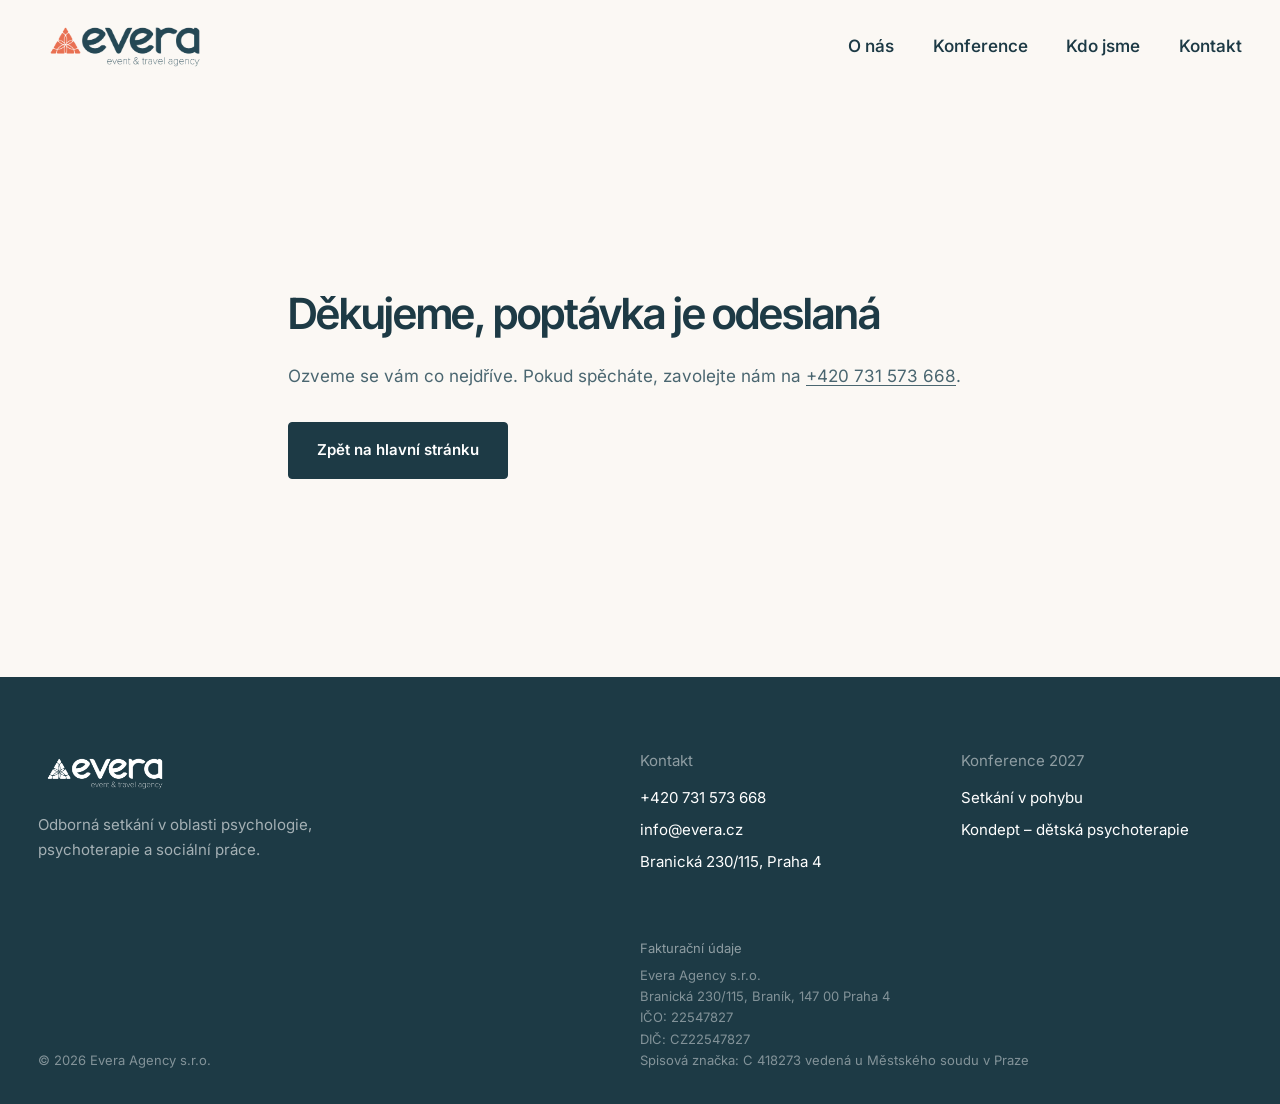
<file: odeslano/index.html>
<!DOCTYPE html><html lang="cs" class="theme-evera" data-astro-cid-hkbrpulz><head><meta charset="utf-8"><meta name="viewport" content="width=device-width, initial-scale=1"><meta name="theme-color" content="#1d3a45"><title>Poptávka odeslána – Evera</title><meta name="description" content="Děkujeme za poptávku."><link rel="canonical" href="https://evera.cz/odeslano/"><meta property="og:title" content="Poptávka odeslána – Evera"><meta property="og:description" content="Děkujeme za poptávku."><meta property="og:type" content="website"><meta property="og:locale" content="cs_CZ"><link rel="icon" href="/favicon-48.png" type="image/png" sizes="48x48"><link rel="icon" href="/favicon-192.png" type="image/png" sizes="192x192"><link rel="apple-touch-icon" href="/apple-touch-icon.png"><script>document.documentElement.classList.add('js')</script><link rel="stylesheet" href="/_astro/Base.DVWzG__W.css"><style>.sent[data-astro-cid-fk4kaptc]{align-items:center;min-height:65vh;display:flex}.sent[data-astro-cid-fk4kaptc] h1[data-astro-cid-fk4kaptc]{font-size:var(--fs-2xl)}
</style></head><body data-astro-cid-hkbrpulz><a class="skip" href="#obsah" data-astro-cid-hkbrpulz>Přeskočit na obsah</a><header class="site-header " data-astro-cid-hkbrpulz><div class="wrap bar" data-astro-cid-hkbrpulz><a href="/" class="brand" aria-label="Evera – event &amp; travel agency" data-astro-cid-hkbrpulz><img src="/media/2026/01/logo_evera.webp" alt="Evera – event &amp; travel agency" width="160" height="56" data-astro-cid-hkbrpulz></a><nav aria-label="Hlavní navigace" class="menu" data-astro-cid-hkbrpulz><button class="toggle" type="button" aria-expanded="false" aria-controls="nav-list" aria-label="Otevřít menu" data-astro-cid-hkbrpulz><span data-astro-cid-hkbrpulz></span><span data-astro-cid-hkbrpulz></span></button><ul id="nav-list" data-astro-cid-hkbrpulz><li data-astro-cid-hkbrpulz><a href="/#o-nas" data-astro-cid-hkbrpulz>O nás</a></li><li data-astro-cid-hkbrpulz><a href="/#konference" data-astro-cid-hkbrpulz>Konference</a></li><li data-astro-cid-hkbrpulz><a href="/#kdo-jsme" data-astro-cid-hkbrpulz>Kdo jsme</a></li><li data-astro-cid-hkbrpulz><a href="/#kontakt" data-astro-cid-hkbrpulz>Kontakt</a></li></ul></nav></div></header><main id="obsah" data-astro-cid-hkbrpulz><section class="section sent" data-astro-cid-fk4kaptc><div class="wrap narrow hero-in" data-astro-cid-fk4kaptc><h1 data-astro-cid-fk4kaptc>Děkujeme, poptávka je odeslaná</h1><p class="lede" data-astro-cid-fk4kaptc>Ozveme se vám co nejdříve. Pokud spěcháte, zavolejte nám na <a href="tel:+420731573668" data-astro-cid-fk4kaptc>+420 731 573 668</a>.</p><div class="actions" data-astro-cid-fk4kaptc><a class="btn" href="/" data-astro-cid-fk4kaptc>Zpět na hlavní stránku</a></div></div></section></main><footer class="site-footer" data-astro-cid-hkbrpulz><div class="wrap foot" data-astro-cid-hkbrpulz><div class="foot-brand" data-astro-cid-hkbrpulz><img src="/media/2026/01/logo_evera.webp" alt="Evera" width="160" height="56" class="foot-logo" data-astro-cid-hkbrpulz><p data-edit="paticka.popis" data-edit-label="Patička (na všech stránkách): popis pod logem" data-astro-cid-hkbrpulz>Odborná setkání v oblasti psychologie, psychoterapie a sociální práce.</p></div><div class="foot-col" data-astro-cid-hkbrpulz><span class="foot-label" data-astro-cid-hkbrpulz>Kontakt</span><a href="tel:+420731573668" data-edit="paticka.telefon" data-edit-type="link" data-edit-label="Patička (na všech stránkách): telefon" data-astro-cid-hkbrpulz>+420 731 573 668</a><a href="mailto:info@evera.cz" data-edit="paticka.email" data-edit-type="link" data-edit-label="Patička (na všech stránkách): e-mail" data-astro-cid-hkbrpulz>info@evera.cz</a><span data-edit="paticka.adresa" data-edit-label="Patička (na všech stránkách): adresa" data-astro-cid-hkbrpulz>Branická 230/115, Praha 4</span></div><div class="foot-col" data-astro-cid-hkbrpulz><span class="foot-label" data-astro-cid-hkbrpulz>Konference 2027</span><a href="/setkani-v-pohybu/" data-astro-cid-hkbrpulz>Setkání v pohybu</a><a href="/kondept2/" data-astro-cid-hkbrpulz>Kondept – dětská psychoterapie</a></div></div><div class="wrap legal" data-astro-cid-hkbrpulz><span data-astro-cid-hkbrpulz>© 2026 Evera Agency s.r.o.</span><span class="billing" data-edit="paticka.fakturace" data-edit-label="Patička (na všech stránkách): fakturační údaje" data-astro-cid-hkbrpulz><span class="foot-label" data-astro-cid-hkbrpulz>Fakturační údaje</span>Evera Agency s.r.o.<br data-astro-cid-hkbrpulz>Branická 230/115, Braník, 147 00 Praha 4<br data-astro-cid-hkbrpulz>IČO: 22547827<br data-astro-cid-hkbrpulz>DIČ: CZ22547827<br data-astro-cid-hkbrpulz>Spisová značka: C 418273 vedená u Městského soudu v Praze</span></div></footer><script type="module" src="/_astro/Base.astro_astro_type_script_index_0_lang.B3s3zTXI.js"></script></body></html>
</file>
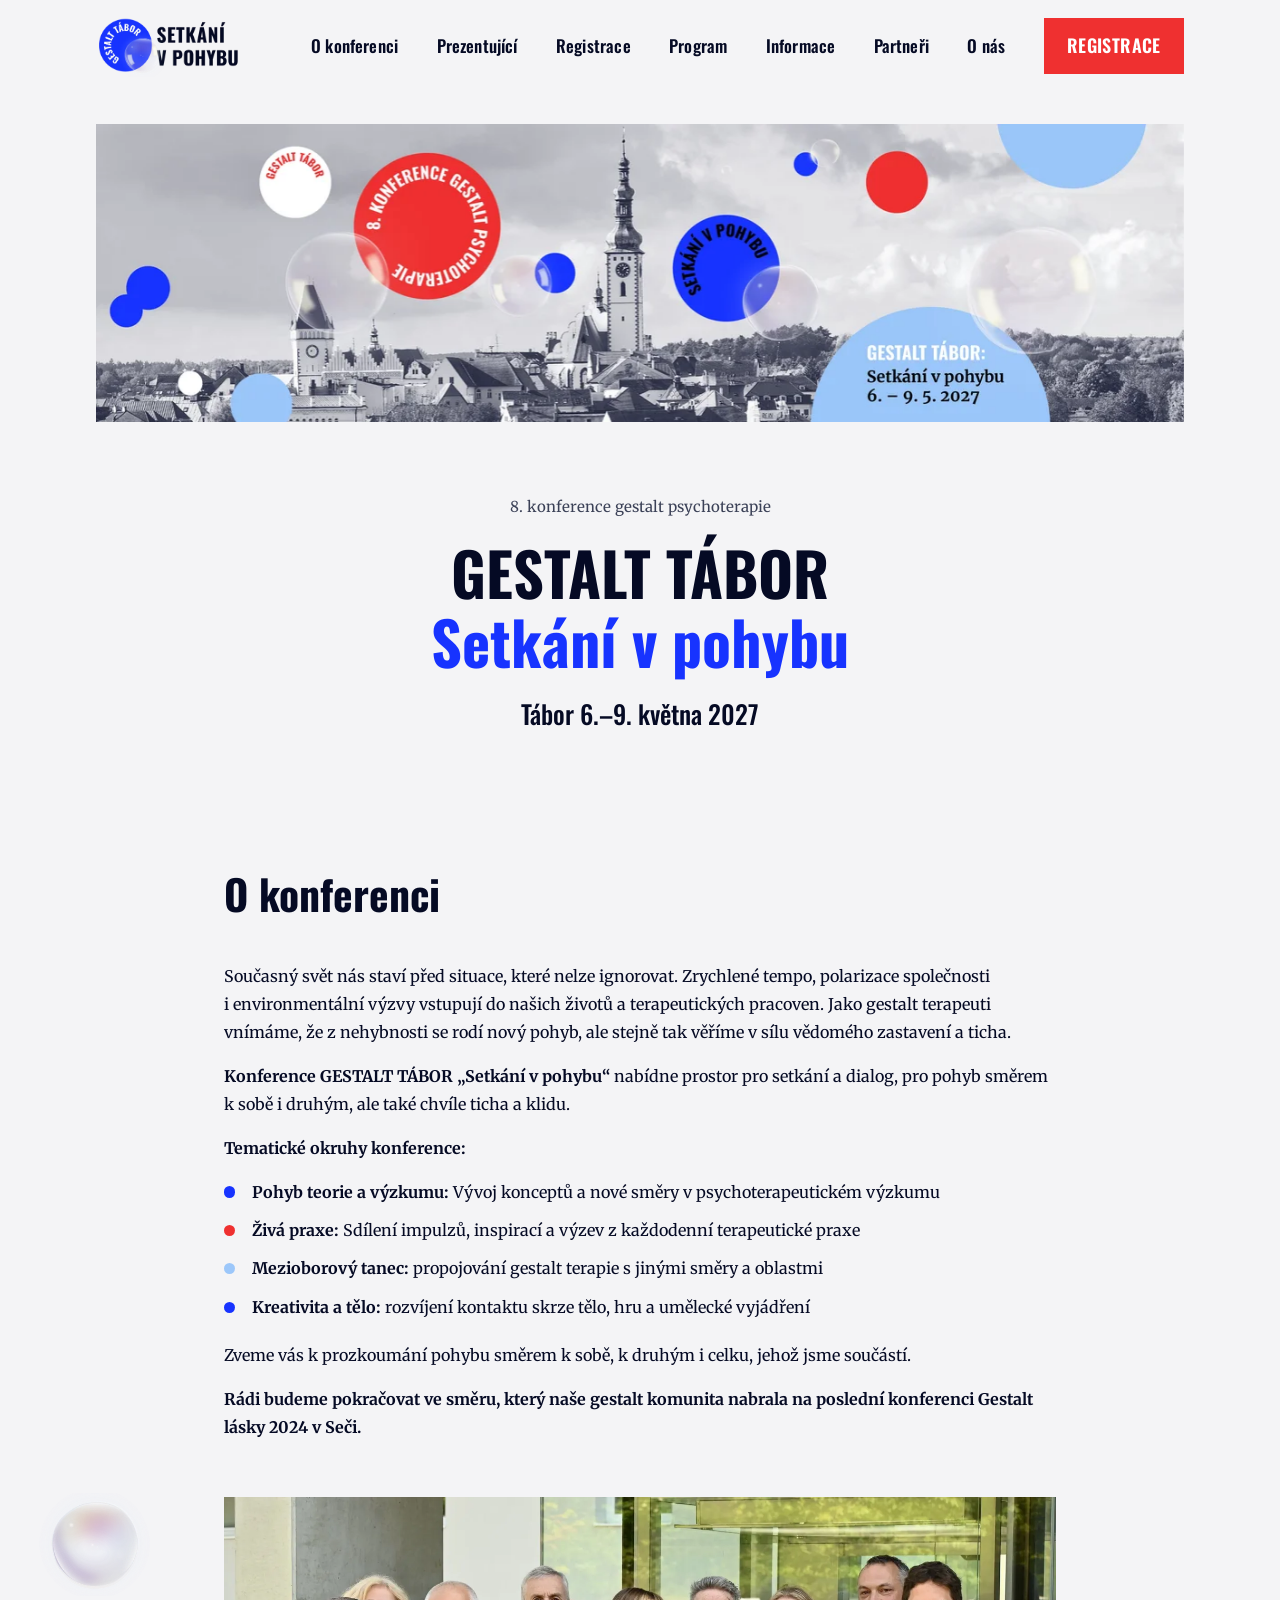
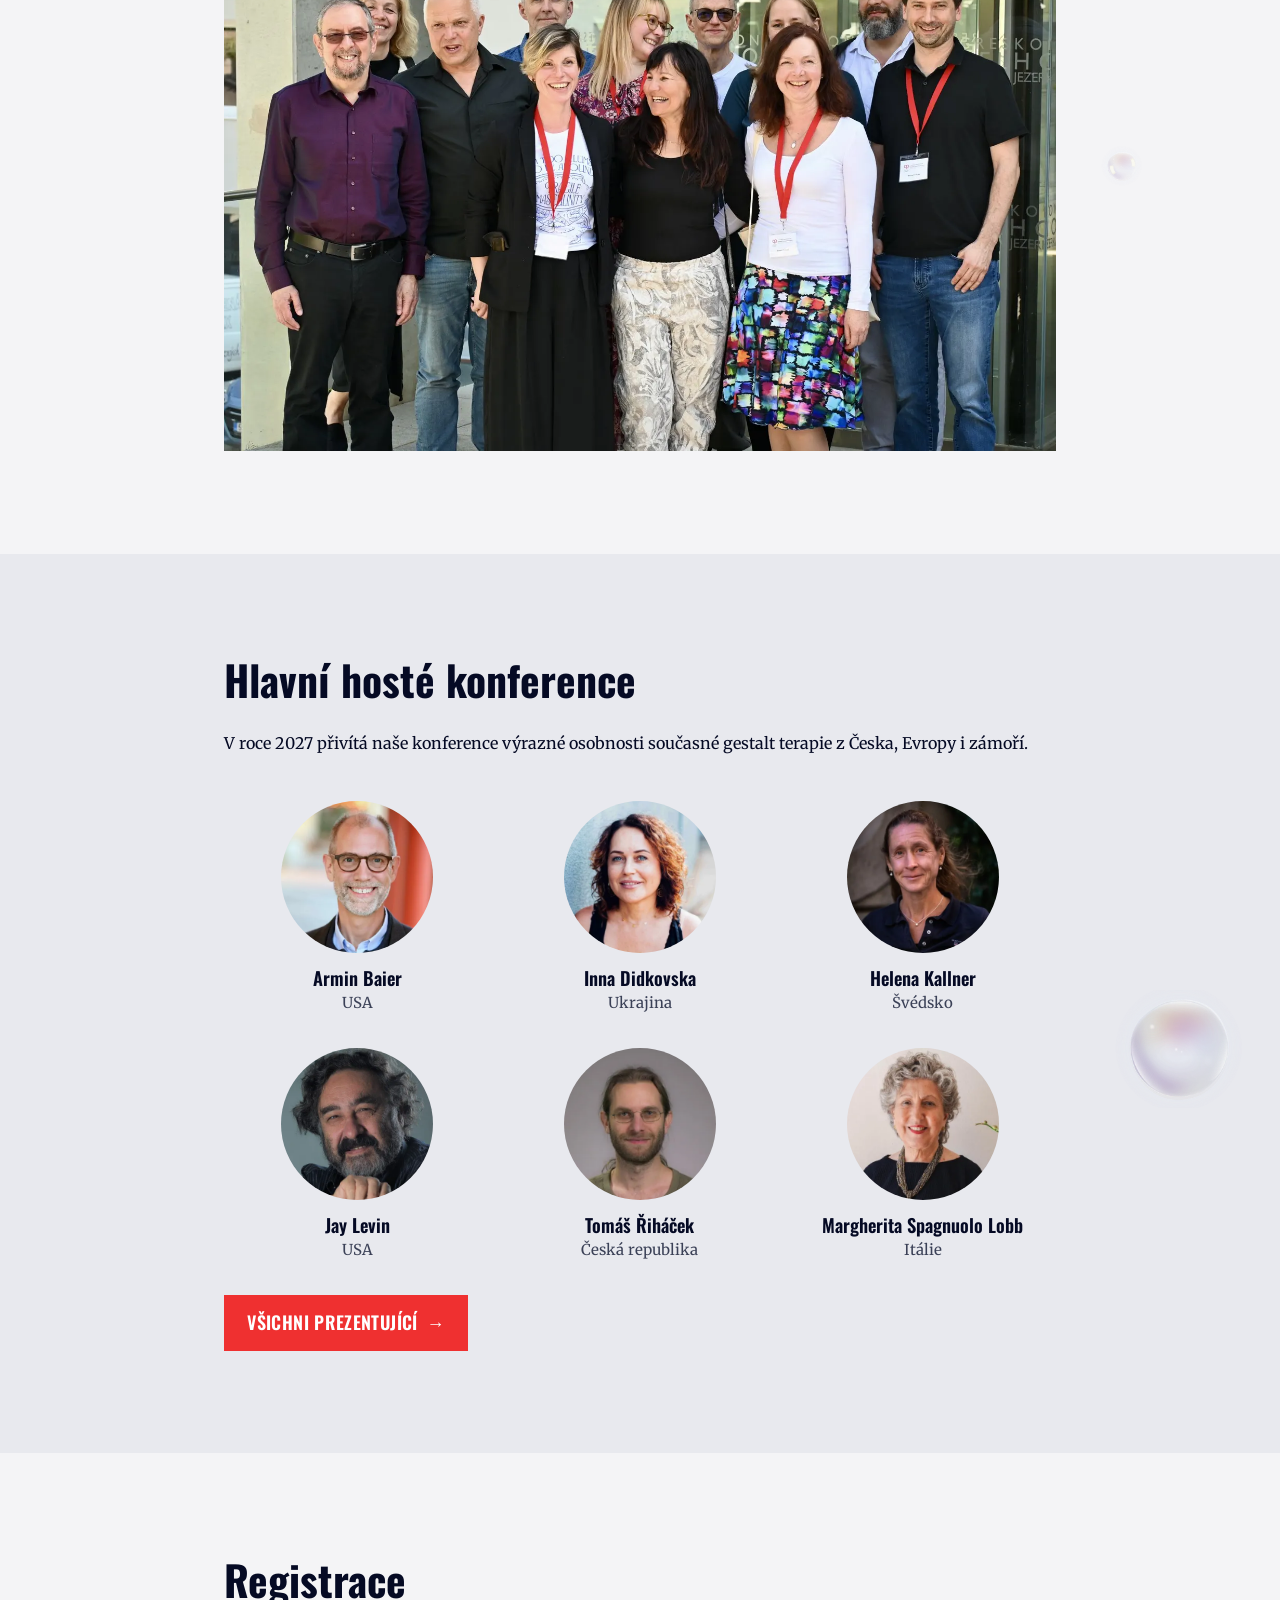
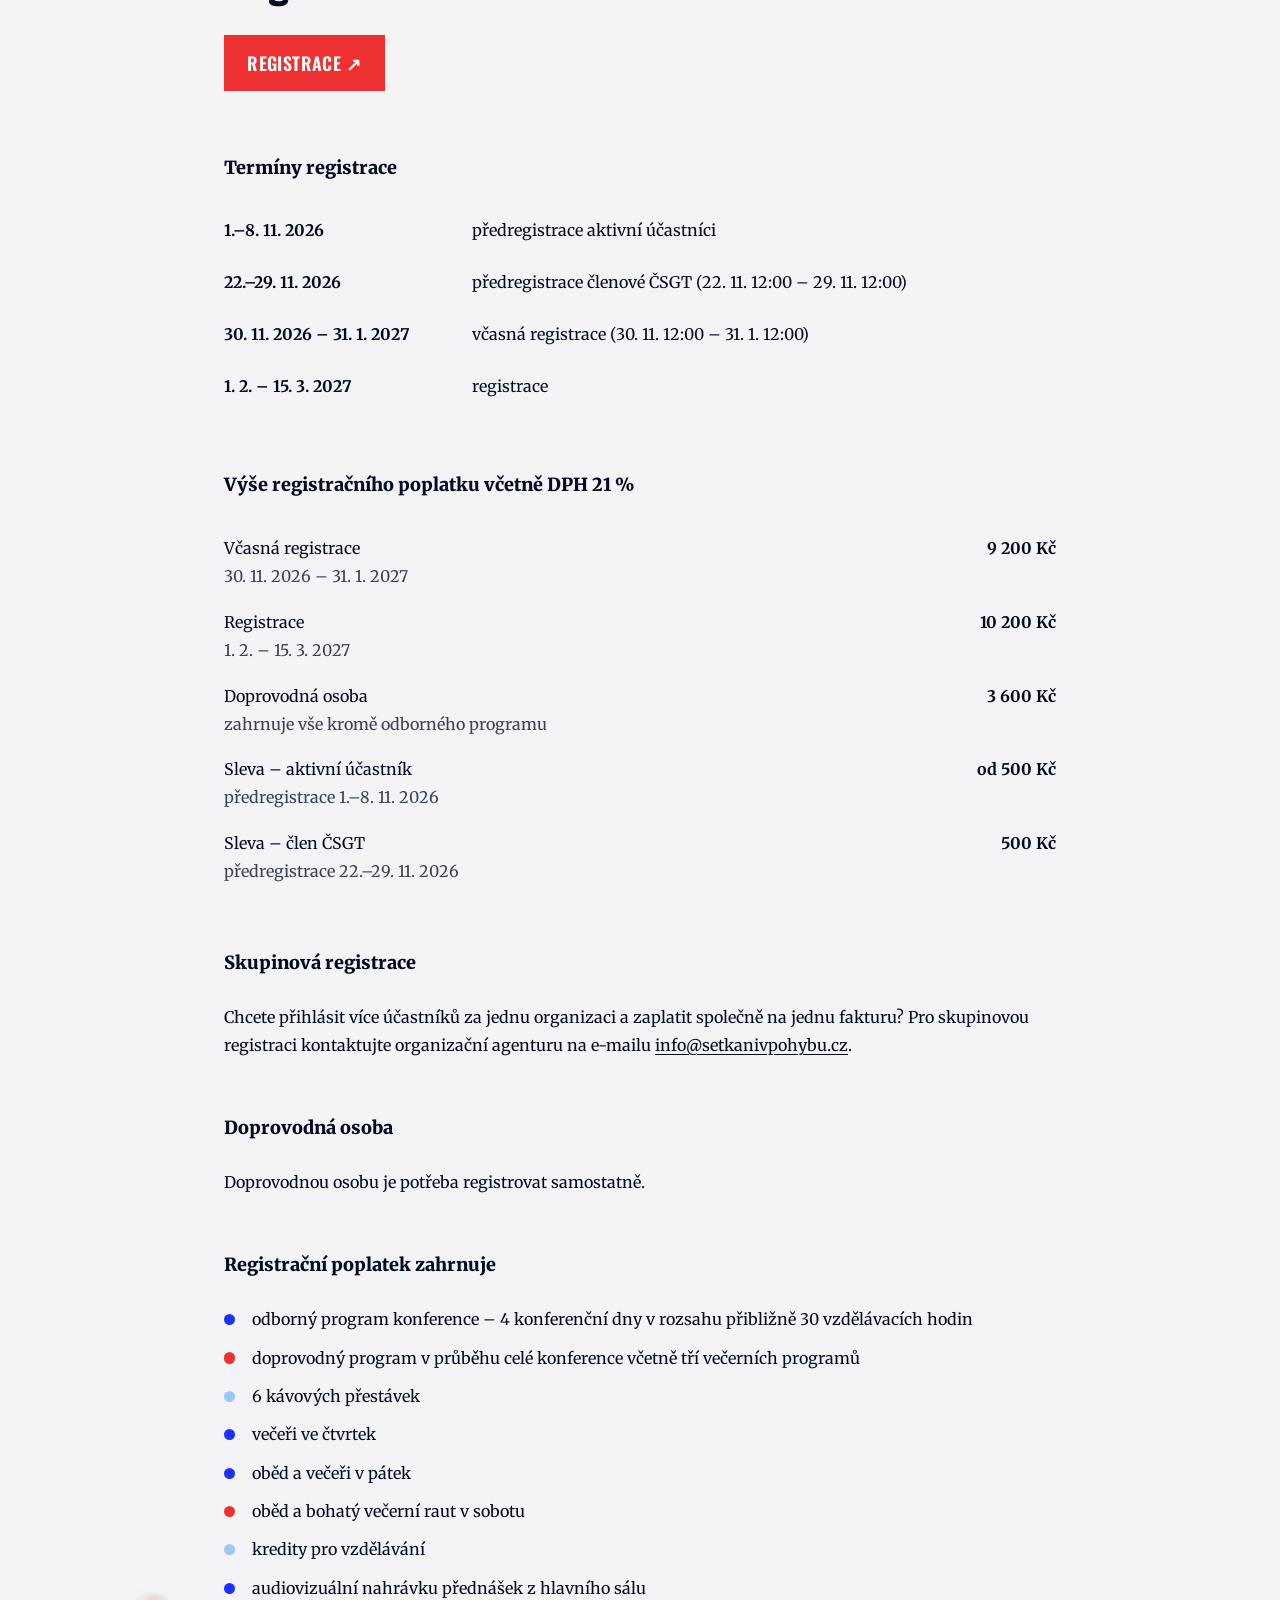
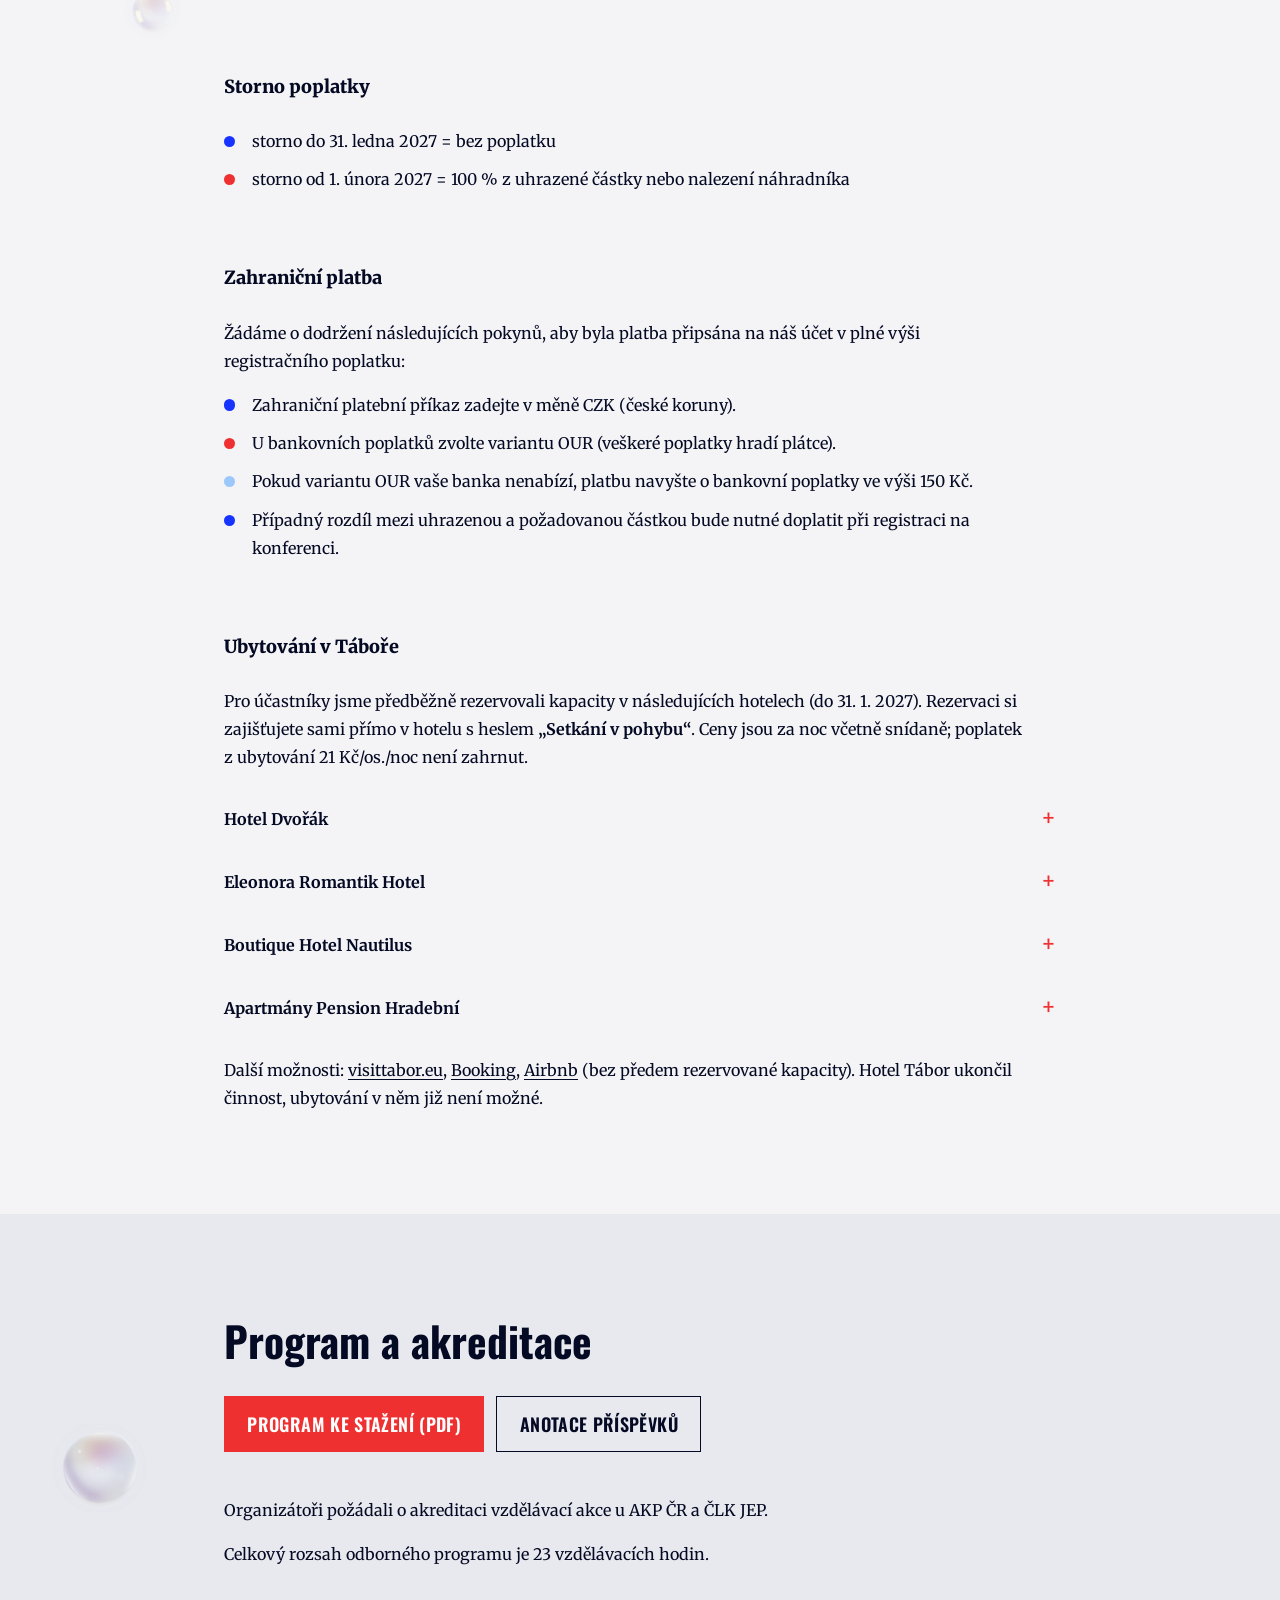
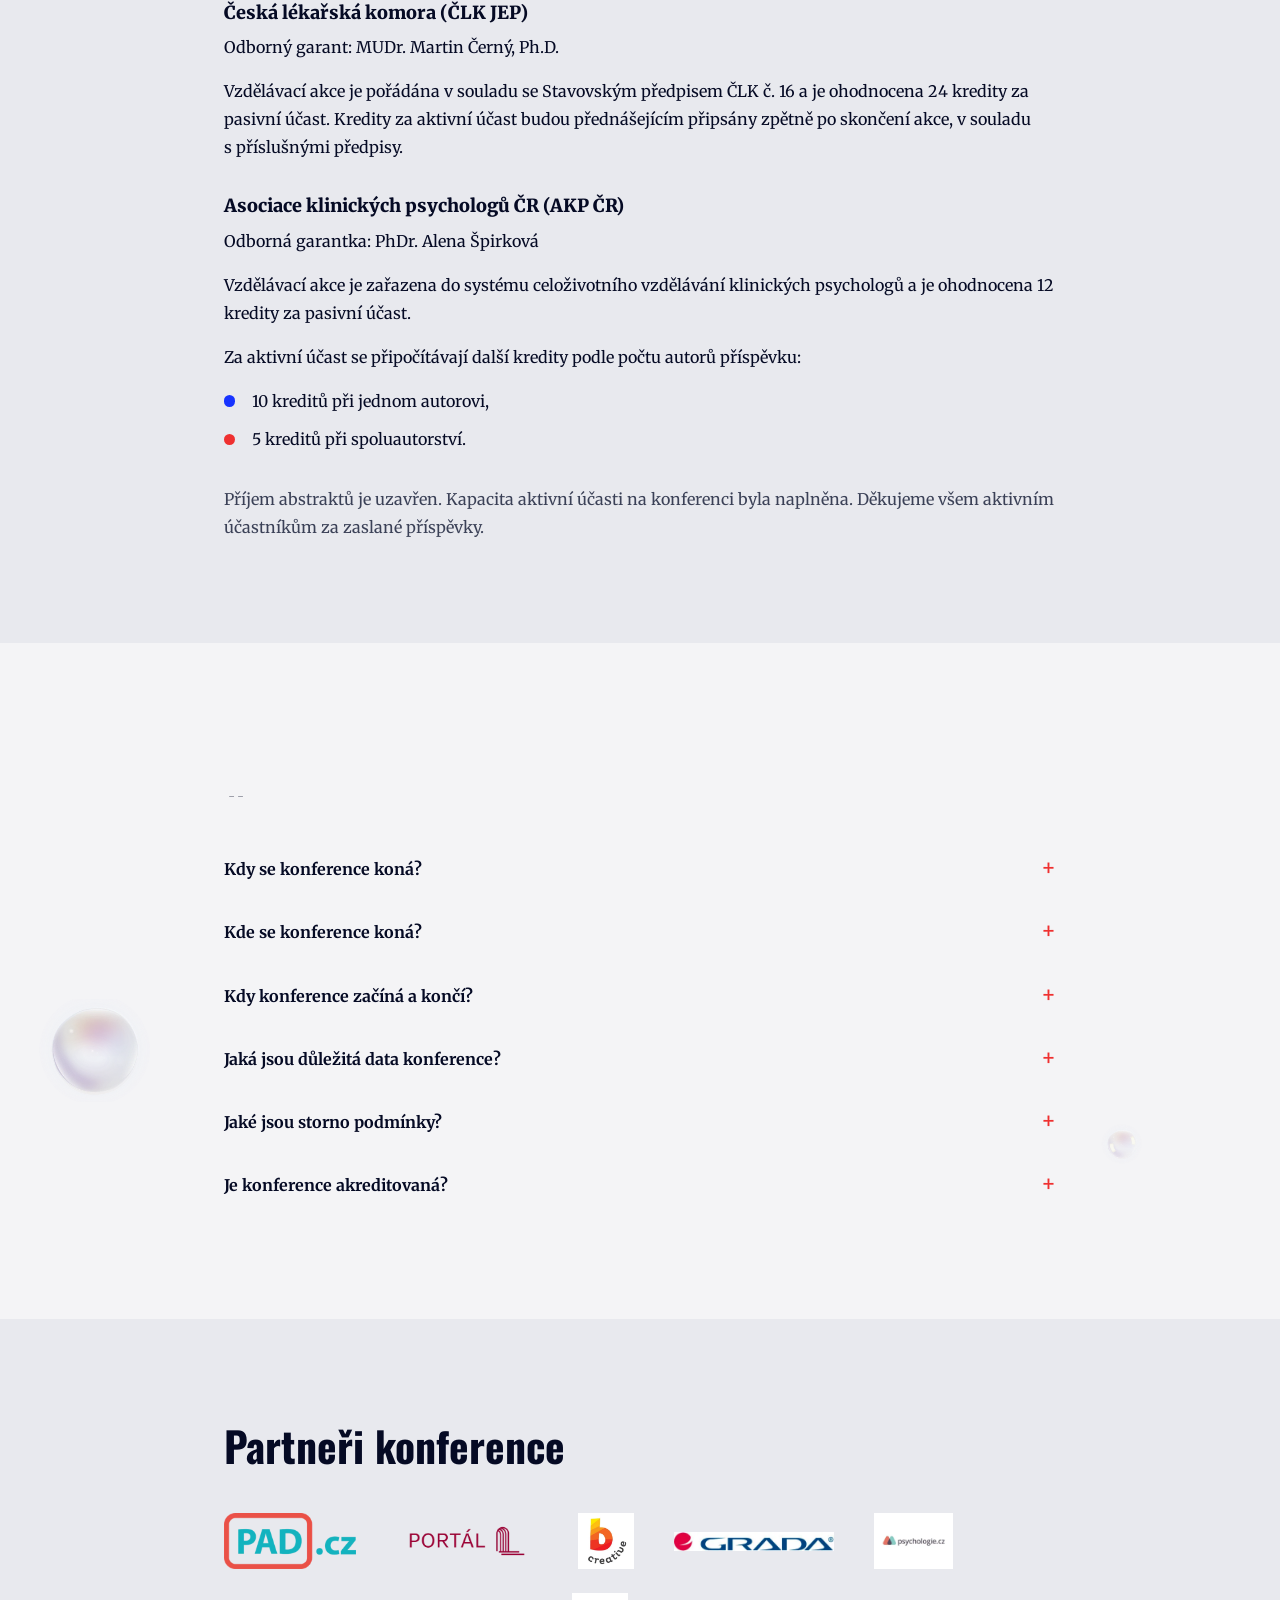
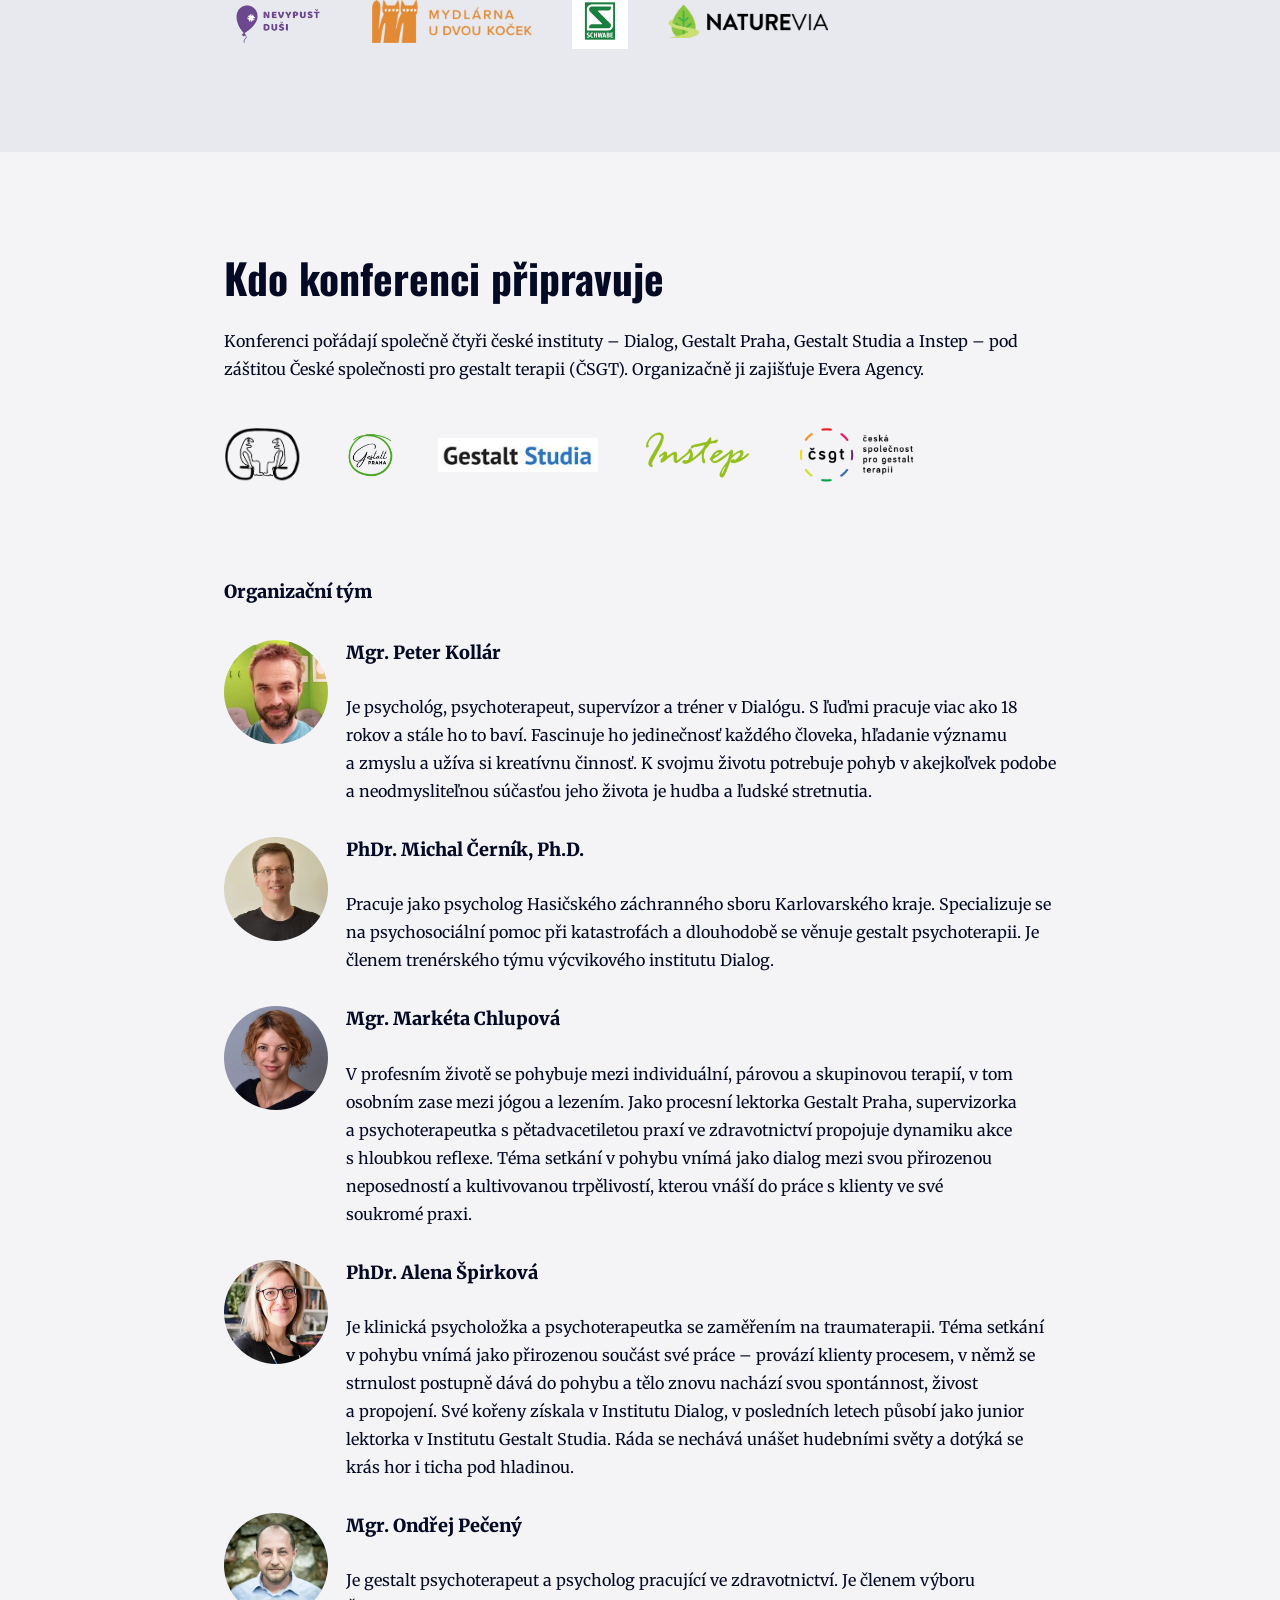
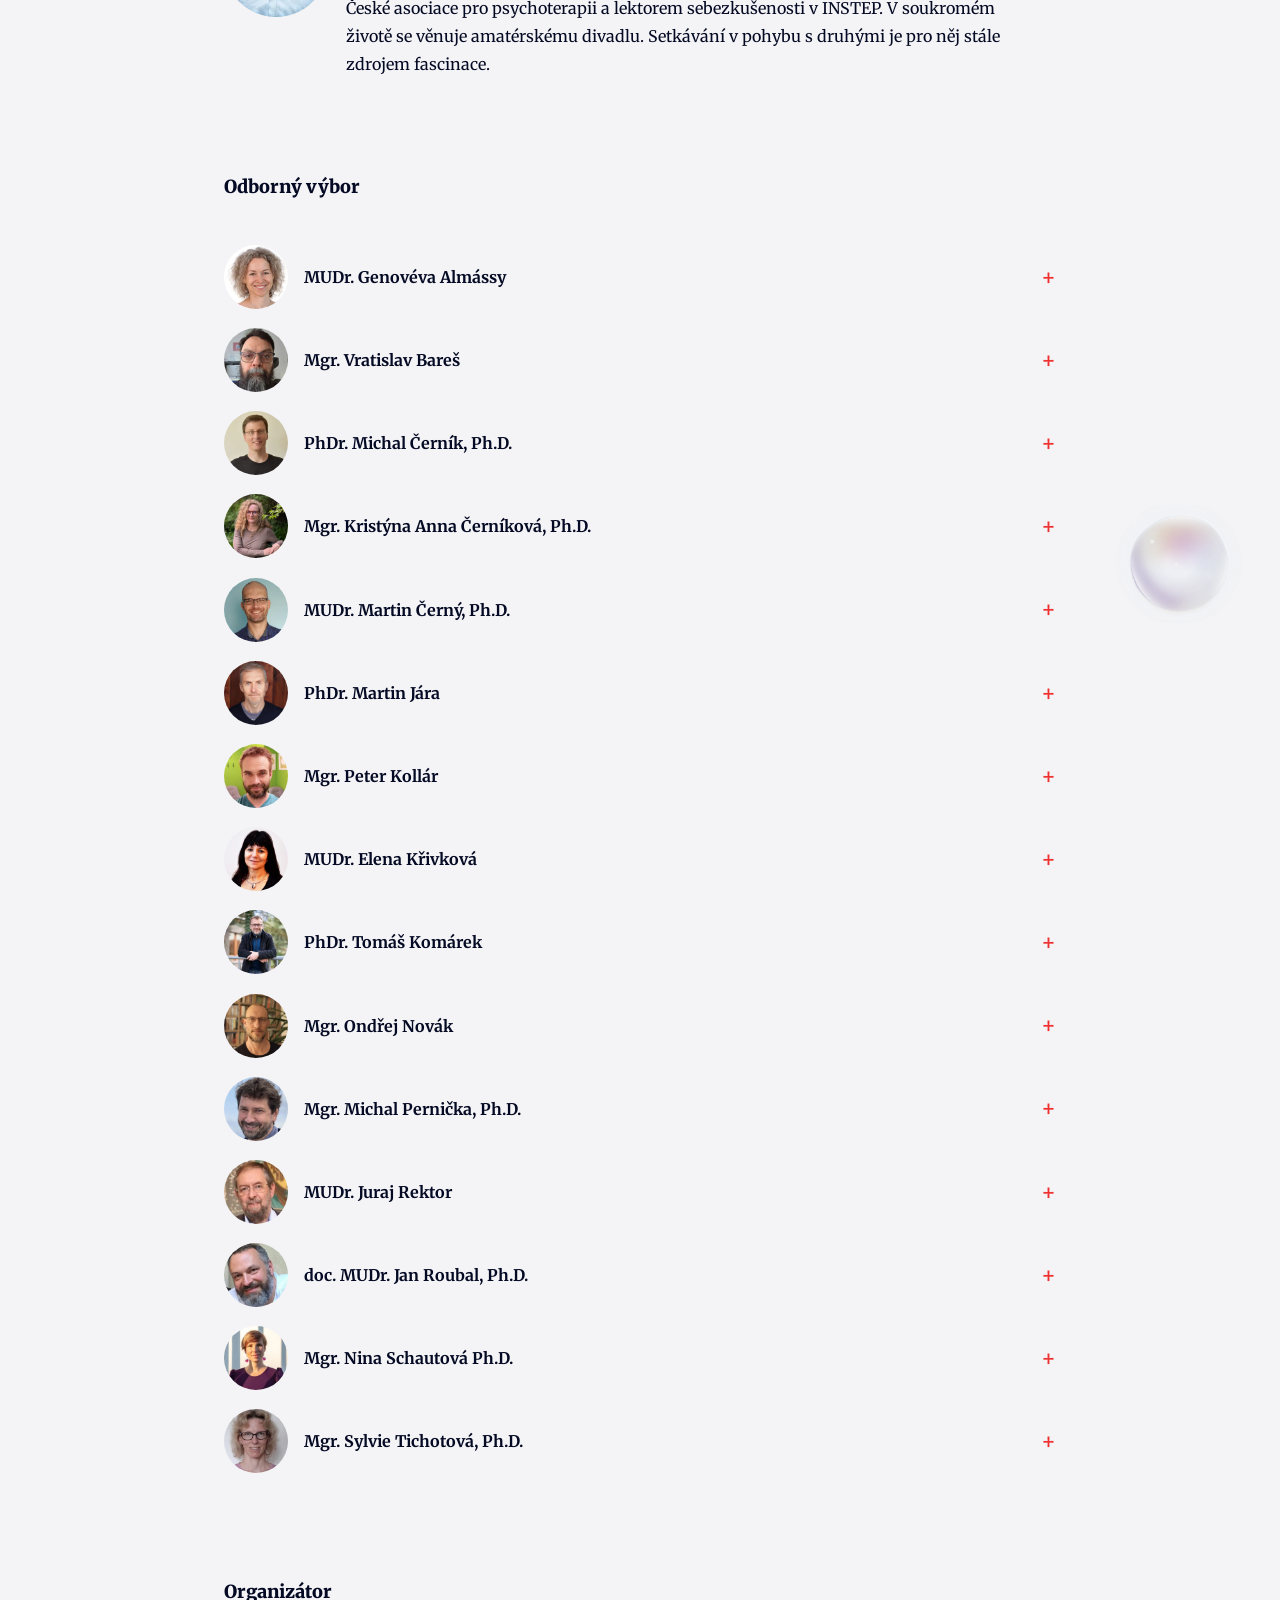
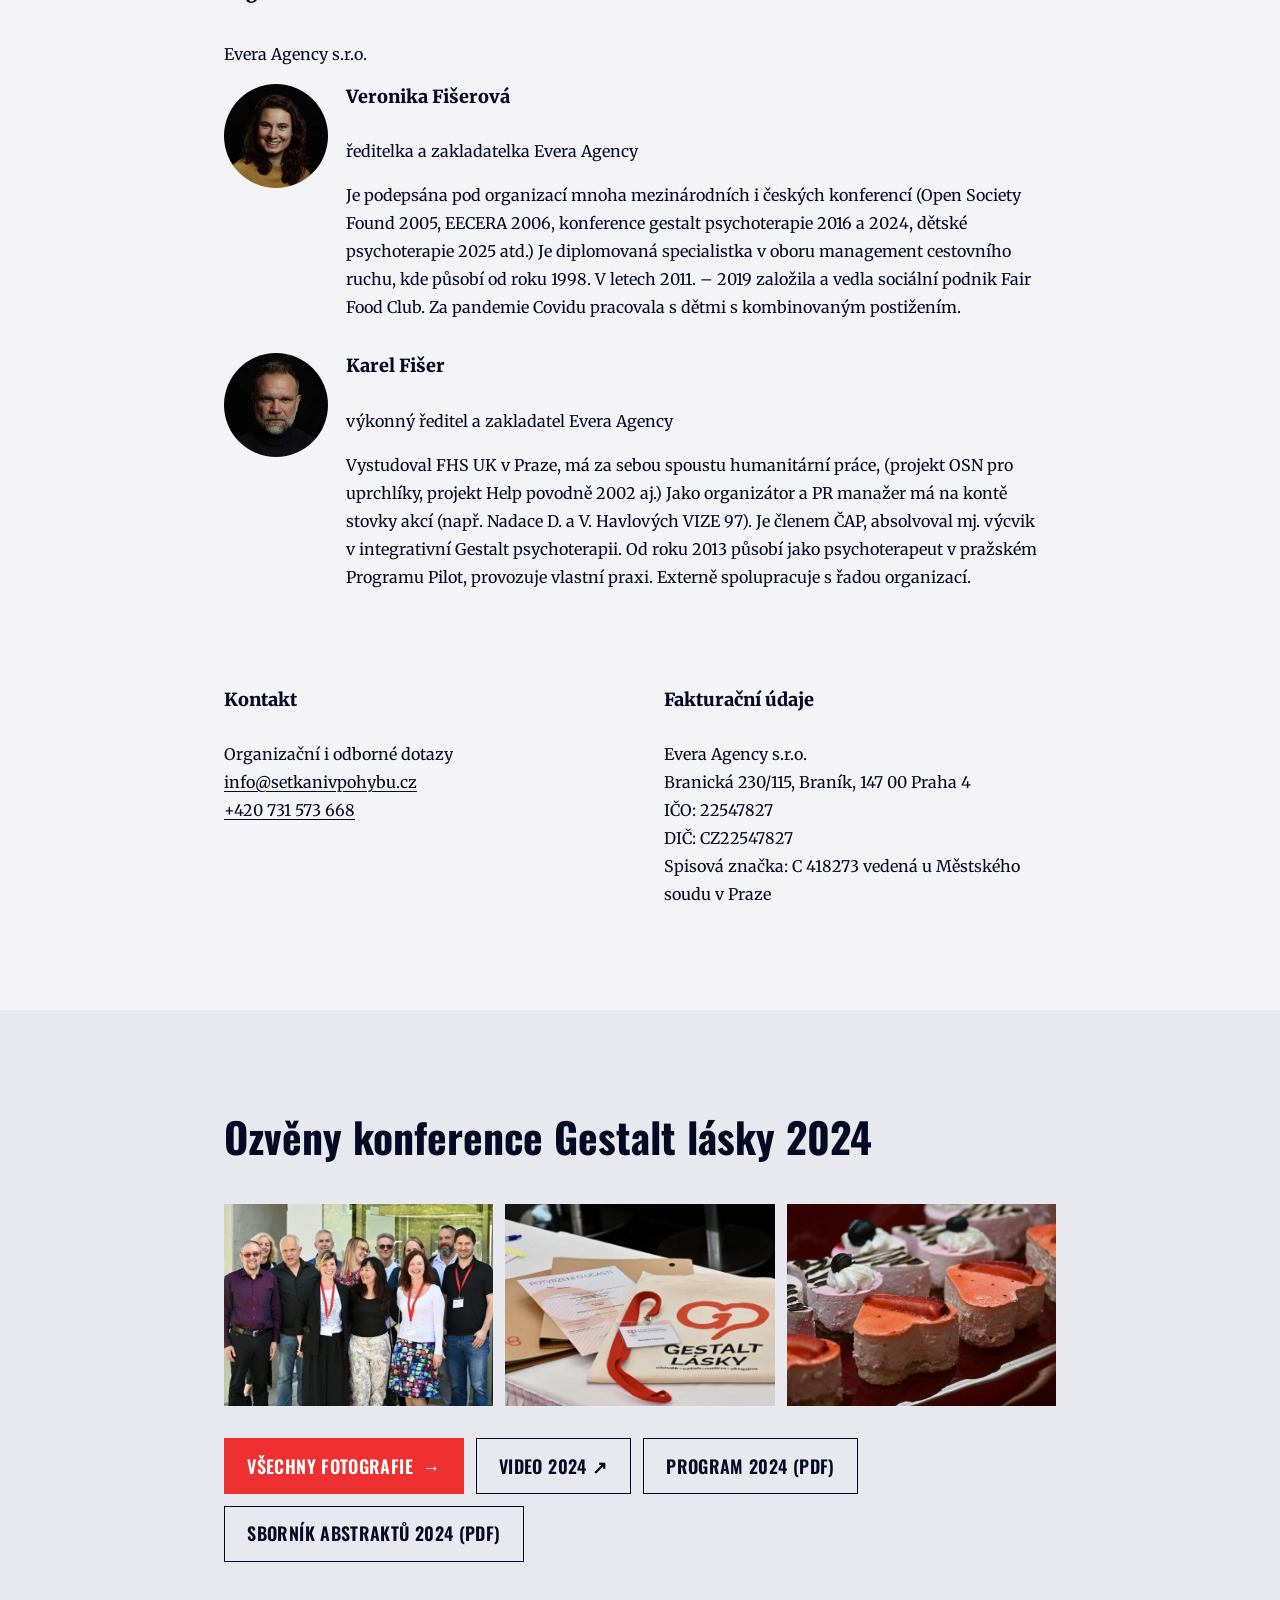
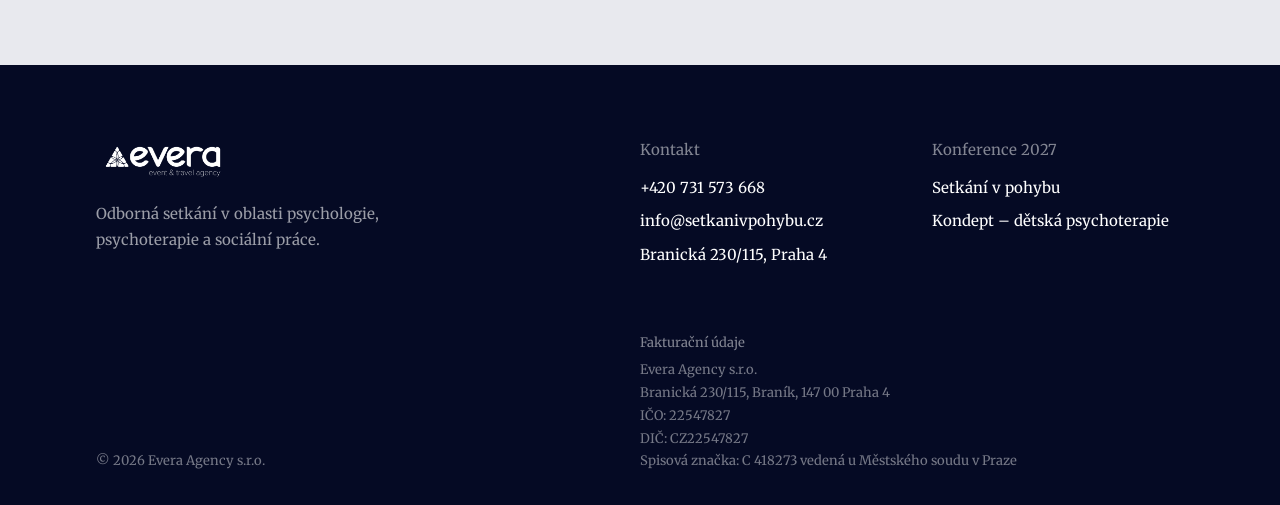
<file: setkani-v-pohybu/index.html>
<!DOCTYPE html><html lang="cs" class="theme-setkani" data-astro-cid-hkbrpulz><head><meta charset="utf-8"><meta name="viewport" content="width=device-width, initial-scale=1"><meta name="theme-color" content="#1d3a45"><title>Gestalt Tábor – Setkání v pohybu | 8. konference gestalt psychoterapie 2027</title><meta name="onesto-page" content="Setkání v pohybu"><meta name="description" content="8. konference gestalt psychoterapie GESTALT TÁBOR „Setkání v pohybu“, 6.–9. května 2027, Tábor."><link rel="canonical" href="https://evera.cz/setkani-v-pohybu/"><meta property="og:title" content="Gestalt Tábor – Setkání v pohybu | 8. konference gestalt psychoterapie 2027"><meta property="og:description" content="8. konference gestalt psychoterapie GESTALT TÁBOR „Setkání v pohybu“, 6.–9. května 2027, Tábor."><meta property="og:type" content="website"><meta property="og:locale" content="cs_CZ"><link rel="icon" href="/favicon-48.png" type="image/png" sizes="48x48"><link rel="icon" href="/favicon-192.png" type="image/png" sizes="192x192"><link rel="apple-touch-icon" href="/apple-touch-icon.png"><script>document.documentElement.classList.add('js')</script><link rel="stylesheet" href="/_astro/Base.DVWzG__W.css"><style>.shead[data-astro-cid-sjgajsms]{max-width:46rem;margin-bottom:clamp(1.75rem,4vw,2.75rem)}.shead[data-astro-cid-sjgajsms] h2[data-astro-cid-sjgajsms]{margin-bottom:.6em}.shead-body[data-astro-cid-sjgajsms]:empty{display:none}
</style><link rel="stylesheet" href="/_astro/setkani.BkYyIQhY.css"><link rel="stylesheet" href="/_astro/index.Dh6kfc3W.css"></head><body data-astro-cid-hkbrpulz><a class="skip" href="#obsah" data-astro-cid-hkbrpulz>Přeskočit na obsah</a><header class="site-header " data-astro-cid-hkbrpulz><div class="wrap bar" data-astro-cid-hkbrpulz><a href="/setkani-v-pohybu/" class="brand" aria-label="Gestalt Tábor – Setkání v pohybu" data-astro-cid-hkbrpulz><img src="/media/2026/01/logo-jednoduche-web-cerne-scaled-e1771068153386.webp" alt="Gestalt Tábor – Setkání v pohybu" width="160" height="56" data-astro-cid-hkbrpulz></a><nav aria-label="Hlavní navigace" class="menu" data-astro-cid-hkbrpulz><button class="toggle" type="button" aria-expanded="false" aria-controls="nav-list" aria-label="Otevřít menu" data-astro-cid-hkbrpulz><span data-astro-cid-hkbrpulz></span><span data-astro-cid-hkbrpulz></span></button><ul id="nav-list" data-astro-cid-hkbrpulz><li data-astro-cid-hkbrpulz><a href="/setkani-v-pohybu/#o-konferenci" data-astro-cid-hkbrpulz>O konferenci</a></li><li data-astro-cid-hkbrpulz><a href="/setkani-v-pohybu/prezentujici/" data-astro-cid-hkbrpulz>Prezentující</a></li><li data-astro-cid-hkbrpulz><a href="/setkani-v-pohybu/#registrace" data-astro-cid-hkbrpulz>Registrace</a></li><li data-astro-cid-hkbrpulz><a href="/setkani-v-pohybu/#program" data-astro-cid-hkbrpulz>Program</a></li><li data-astro-cid-hkbrpulz><a href="/setkani-v-pohybu/#informace" data-astro-cid-hkbrpulz>Informace</a></li><li data-astro-cid-hkbrpulz><a href="/setkani-v-pohybu/#partneri" data-astro-cid-hkbrpulz>Partneři</a></li><li data-astro-cid-hkbrpulz><a href="/setkani-v-pohybu/#o-nas" data-astro-cid-hkbrpulz>O nás</a></li><li class="cta" data-astro-cid-hkbrpulz><a class="btn" href="/setkani-v-pohybu/#registrace" data-astro-cid-hkbrpulz>Registrace</a></li></ul></nav></div></header><main id="obsah" data-astro-cid-hkbrpulz><section class="shero" data-astro-cid-7qj3w4fz><div class="wrap wide banner" data-astro-cid-7qj3w4fz><img src="/media/2026/11/banner-setkani-2300.webp" srcset="/media/2026/11/banner-setkani-1200.webp 1200w, /media/2026/11/banner-setkani-2300.webp 2300w" sizes="(min-width: 1150px) 68rem, 100vw" alt="Tábor s barevnými bublinami – vizuál konference Gestalt Tábor: Setkání v pohybu, 6.–9. 5. 2027" width="2300" height="630" fetchpriority="high" data-astro-cid-7qj3w4fz></div><div class="wrap shero-text hero-in" data-astro-cid-7qj3w4fz><p class="kicker" data-edit="setkani.uvod.nadtitulek" data-edit-label="Úvod: text nad nadpisem" data-astro-cid-7qj3w4fz>8. konference gestalt psychoterapie</p><h1 data-edit="setkani.uvod.nadpis2" data-edit-label="Úvod: hlavní nadpis" data-astro-cid-7qj3w4fz>GESTALT TÁBOR<span data-astro-cid-7qj3w4fz>Setkání v pohybu</span></h1><p class="when" data-edit="setkani.uvod.termin" data-edit-label="Úvod: místo a termín" data-astro-cid-7qj3w4fz>Tábor 6.–9. května 2027</p></div></section><section class="section" id="o-konferenci" data-astro-cid-7qj3w4fz><div class="bubbles" aria-hidden="true"><img class="bub soap" src="/media/2026/11/bublina-01.webp" alt="" width="400" height="400" loading="lazy" style="width:7rem;height:7rem;left:3%;top:52%;animation-delay:-0s"><img class="bub soap" src="/media/2026/11/bublina-02.webp" alt="" width="400" height="400" loading="lazy" style="width:3.5rem;height:3.5rem;right:10%;top:70%;animation-delay:-3s"></div><div class="wrap" data-astro-cid-7qj3w4fz><div class="shead" data-astro-cid-sjgajsms><h2 data-title data-astro-cid-sjgajsms>O konferenci</h2><div class="shead-body" data-reveal data-astro-cid-sjgajsms></div></div><div class="prose" data-reveal data-edit="setkani.okonferenci.text2" data-edit-type="rich" data-edit-label="O konferenci: text" data-astro-cid-7qj3w4fz><p data-astro-cid-7qj3w4fz>Současný svět nás staví před situace, které nelze ignorovat. Zrychlené tempo, polarizace společnosti i environmentální výzvy vstupují do našich životů a terapeutických pracoven. Jako gestalt terapeuti vnímáme, že z nehybnosti se rodí nový pohyb, ale stejně tak věříme v sílu vědomého zastavení a ticha.</p><p data-astro-cid-7qj3w4fz><strong data-astro-cid-7qj3w4fz>Konference GESTALT TÁBOR „Setkání v pohybu“</strong> nabídne prostor pro setkání a dialog, pro pohyb směrem k sobě i druhým, ale také chvíle ticha a klidu.</p><p data-astro-cid-7qj3w4fz><strong data-astro-cid-7qj3w4fz>Tematické okruhy konference:</strong></p><ul class="bullets" data-astro-cid-7qj3w4fz><li data-astro-cid-7qj3w4fz><strong data-astro-cid-7qj3w4fz>Pohyb teorie a výzkumu:</strong> Vývoj konceptů a nové směry v psychoterapeutickém výzkumu</li><li data-astro-cid-7qj3w4fz><strong data-astro-cid-7qj3w4fz>Živá praxe:</strong> Sdílení impulzů, inspirací a výzev z každodenní terapeutické praxe</li><li data-astro-cid-7qj3w4fz><strong data-astro-cid-7qj3w4fz>Mezioborový tanec:</strong> propojování gestalt terapie s jinými směry a oblastmi</li><li data-astro-cid-7qj3w4fz><strong data-astro-cid-7qj3w4fz>Kreativita a tělo:</strong> rozvíjení kontaktu skrze tělo, hru a umělecké vyjádření</li></ul><p data-astro-cid-7qj3w4fz>Zveme vás k prozkoumání pohybu směrem k sobě, k druhým i celku, jehož jsme součástí.</p><p data-astro-cid-7qj3w4fz><strong data-astro-cid-7qj3w4fz>Rádi budeme pokračovat ve směru, který naše gestalt komunita nabrala na poslední konferenci Gestalt lásky 2024 v Seči.</strong></p></div><div class="slides" data-reveal aria-label="Fotografie z konference Gestalt lásky 2024" data-astro-cid-7qj3w4fz><img src="/media/2023/06/DSC_1100-1600.webp" alt="Konference Gestalt lásky 2024 v Seči" loading="eager" width="1600" height="1067" style="--n:0" data-astro-cid-7qj3w4fz><img src="/media/2023/06/DSC_0537-2-1600.webp" alt="Konference Gestalt lásky 2024 v Seči" loading="lazy" width="1600" height="1067" style="--n:1" data-astro-cid-7qj3w4fz><img src="/media/2023/06/DSC_0240-1600.webp" alt="Konference Gestalt lásky 2024 v Seči" loading="lazy" width="1600" height="1067" style="--n:2" data-astro-cid-7qj3w4fz><img src="/media/2023/06/DSC_0570-2-1600.webp" alt="Konference Gestalt lásky 2024 v Seči" loading="lazy" width="1600" height="1067" style="--n:3" data-astro-cid-7qj3w4fz><img src="/media/2023/06/DSC_0503-2-1600.webp" alt="Konference Gestalt lásky 2024 v Seči" loading="lazy" width="1600" height="1067" style="--n:4" data-astro-cid-7qj3w4fz><img src="/media/2023/06/DSC_0366-1600.webp" alt="Konference Gestalt lásky 2024 v Seči" loading="lazy" width="1600" height="1067" style="--n:5" data-astro-cid-7qj3w4fz></div></div></section><section class="section tint" id="prezentujici" data-astro-cid-7qj3w4fz><div class="bubbles" aria-hidden="true"><img class="bub soap" src="/media/2026/11/bublina-01.webp" alt="" width="400" height="400" loading="lazy" style="width:8rem;height:8rem;right:3%;top:48%;animation-delay:-0s"></div><div class="wrap" data-astro-cid-7qj3w4fz><div class="shead" data-astro-cid-sjgajsms><h2 data-title data-astro-cid-sjgajsms>Hlavní hosté konference</h2><div class="shead-body" data-reveal data-astro-cid-sjgajsms><p data-edit="setkani.prezentujici.uvod" data-edit-label="Hlavní hosté: věta pod nadpisem" data-astro-cid-7qj3w4fz>V roce 2027 přivítá naše konference výrazné osobnosti současné gestalt terapie z Česka, Evropy i zámoří.</p></div></div><ul class="keynotes" data-astro-cid-7qj3w4fz><li data-reveal style="--i:0" data-astro-cid-7qj3w4fz><a href="/setkani-v-pohybu/prezentujici/#armin-baier" data-astro-cid-7qj3w4fz><img src="/media/2026/07/Armin-Baier-400x400.webp" alt="Armin Baier" loading="lazy" width="200" height="200" data-astro-cid-7qj3w4fz><span class="kn" data-astro-cid-7qj3w4fz>Armin Baier</span><span class="kc" data-astro-cid-7qj3w4fz>USA</span></a></li><li data-reveal style="--i:1" data-astro-cid-7qj3w4fz><a href="/setkani-v-pohybu/prezentujici/#inna-didkovska" data-astro-cid-7qj3w4fz><img src="/media/2026/07/Inna-Didkovska-400x400.webp" alt="Inna Didkovska" loading="lazy" width="200" height="200" data-astro-cid-7qj3w4fz><span class="kn" data-astro-cid-7qj3w4fz>Inna Didkovska</span><span class="kc" data-astro-cid-7qj3w4fz>Ukrajina</span></a></li><li data-reveal style="--i:2" data-astro-cid-7qj3w4fz><a href="/setkani-v-pohybu/prezentujici/#helena-kallner" data-astro-cid-7qj3w4fz><img src="/media/2026/07/Hellena-Kallner-400x400.webp" alt="Helena Kallner" loading="lazy" width="200" height="200" data-astro-cid-7qj3w4fz><span class="kn" data-astro-cid-7qj3w4fz>Helena Kallner</span><span class="kc" data-astro-cid-7qj3w4fz>Švédsko</span></a></li><li data-reveal style="--i:3" data-astro-cid-7qj3w4fz><a href="/setkani-v-pohybu/prezentujici/#jay-levin" data-astro-cid-7qj3w4fz><img src="/media/2026/09/Jay-Levin-400x396.webp" alt="Jay Levin" loading="lazy" width="200" height="200" data-astro-cid-7qj3w4fz><span class="kn" data-astro-cid-7qj3w4fz>Jay Levin</span><span class="kc" data-astro-cid-7qj3w4fz>USA</span></a></li><li data-reveal style="--i:4" data-astro-cid-7qj3w4fz><a href="/setkani-v-pohybu/prezentujici/#tomas-rihacek" data-astro-cid-7qj3w4fz><img src="/media/2026/07/Tomas-Rihacek-400x390.webp" alt="Tomáš Řiháček" loading="lazy" width="200" height="200" data-astro-cid-7qj3w4fz><span class="kn" data-astro-cid-7qj3w4fz>Tomáš Řiháček</span><span class="kc" data-astro-cid-7qj3w4fz>Česká republika</span></a></li><li data-reveal style="--i:5" data-astro-cid-7qj3w4fz><a href="/setkani-v-pohybu/prezentujici/#margherita-spagnuolo-lobb" data-astro-cid-7qj3w4fz><img src="/media/2026/07/Margherita-Spagnuolo-Lobb--400x400.webp" alt="Margherita Spagnuolo Lobb" loading="lazy" width="200" height="200" data-astro-cid-7qj3w4fz><span class="kn" data-astro-cid-7qj3w4fz>Margherita Spagnuolo Lobb</span><span class="kc" data-astro-cid-7qj3w4fz>Itálie</span></a></li></ul><div class="actions" data-reveal data-astro-cid-7qj3w4fz><a class="btn" href="/setkani-v-pohybu/prezentujici/" data-astro-cid-7qj3w4fz>Všichni prezentující <span class="arrow" data-astro-cid-7qj3w4fz>→</span></a></div></div></section><section class="section" id="registrace" data-astro-cid-7qj3w4fz><div class="bubbles" aria-hidden="true"><img class="bub soap" src="/media/2026/11/bublina-02.webp" alt="" width="400" height="400" loading="lazy" style="width:5rem;height:5rem;left:9%;top:58%;animation-delay:-0s"></div><div class="wrap" data-astro-cid-7qj3w4fz><div class="shead" data-astro-cid-sjgajsms><h2 data-title data-astro-cid-sjgajsms><span data-edit="setkani.registrace.nadpis" data-edit-label="Registrace: nadpis" data-astro-cid-sjgajsms>Registrace</span></h2><div class="shead-body" data-reveal data-astro-cid-sjgajsms><p class="reg-note" hidden data-astro-cid-7qj3w4fz></p><div class="actions" data-astro-cid-7qj3w4fz><a class="btn reg-btn" href="https://gestalt.confea.net/cz/registrace-ucastnika-gestalt" target="_blank" rel="noopener" data-url="https://gestalt.confea.net/cz/registrace-ucastnika-gestalt" data-schedule="[{&quot;from&quot;:&quot;2026-01-01T00:00:00+01:00&quot;,&quot;on&quot;:false,&quot;note&quot;:&quot;Tlačítko registrace pro členy ČSGT aktivujeme 22. listopadu ve 12:00.&quot;,&quot;sub&quot;:&quot;&quot;},{&quot;from&quot;:&quot;2026-11-22T11:00:00+01:00&quot;,&quot;on&quot;:true,&quot;note&quot;:&quot;&quot;,&quot;sub&quot;:&quot;Předregistrace členové ČSGT (22. 11. 12:00 – 29. 11. 12:00)&quot;},{&quot;from&quot;:&quot;2026-11-29T12:00:00+01:00&quot;,&quot;on&quot;:false,&quot;note&quot;:&quot;Tlačítko včasné registrace aktivujeme 30. listopadu ve 12:00.&quot;,&quot;sub&quot;:&quot;&quot;},{&quot;from&quot;:&quot;2026-11-30T12:00:00+01:00&quot;,&quot;on&quot;:true,&quot;note&quot;:&quot;&quot;,&quot;sub&quot;:&quot;&quot;}]" data-astro-cid-7qj3w4fz>Registrace ↗</a></div><p class="reg-sub" data-astro-cid-7qj3w4fz>Předregistrace členové ČSGT (22. 11. 12:00 – 29. 11. 12:00)</p></div></div><div class="blocks" data-astro-cid-7qj3w4fz><div data-reveal data-astro-cid-7qj3w4fz><h3 data-astro-cid-7qj3w4fz>Termíny registrace</h3><ul class="dates" data-edit="setkani.registrace.terminy2" data-edit-type="list" data-edit-label="Registrace: termíny" data-astro-cid-7qj3w4fz><li data-astro-cid-7qj3w4fz><b data-edit-field="datum" data-edit-label="Datum" data-astro-cid-7qj3w4fz>1.–8. 11. 2026</b><span data-edit-field="popis" data-edit-label="Co se děje" data-astro-cid-7qj3w4fz>předregistrace aktivní účastníci</span></li><li data-astro-cid-7qj3w4fz><b data-edit-field="datum" data-edit-label="Datum" data-astro-cid-7qj3w4fz>22.–29. 11. 2026</b><span data-edit-field="popis" data-edit-label="Co se děje" data-astro-cid-7qj3w4fz>předregistrace členové ČSGT (22. 11. 12:00 – 29. 11. 12:00)</span></li><li data-astro-cid-7qj3w4fz><b data-edit-field="datum" data-edit-label="Datum" data-astro-cid-7qj3w4fz>30. 11. 2026 – 31. 1. 2027</b><span data-edit-field="popis" data-edit-label="Co se děje" data-astro-cid-7qj3w4fz>včasná registrace (30. 11. 12:00 – 31. 1. 12:00)</span></li><li data-astro-cid-7qj3w4fz><b data-edit-field="datum" data-edit-label="Datum" data-astro-cid-7qj3w4fz>1. 2. – 15. 3. 2027</b><span data-edit-field="popis" data-edit-label="Co se děje" data-astro-cid-7qj3w4fz>registrace</span></li></ul></div><div data-reveal data-astro-cid-7qj3w4fz><h3 data-astro-cid-7qj3w4fz>Výše registračního poplatku včetně DPH 21 %</h3><table class="prices" data-astro-cid-7qj3w4fz><tbody data-edit="setkani.registrace.ceny" data-edit-type="list" data-edit-label="Registrace: ceník" data-astro-cid-7qj3w4fz><tr data-astro-cid-7qj3w4fz><td data-astro-cid-7qj3w4fz><span data-edit-field="polozka" data-edit-label="Položka" data-astro-cid-7qj3w4fz>Včasná registrace</span><span class="muted price-note" data-edit-field="obdobi" data-edit-label="Upřesnění (nepovinné)" data-astro-cid-7qj3w4fz>30. 11. 2026 – 31. 1. 2027</span></td><td data-edit-field="cena" data-edit-label="Cena" data-astro-cid-7qj3w4fz>9 200 Kč</td></tr><tr data-astro-cid-7qj3w4fz><td data-astro-cid-7qj3w4fz><span data-edit-field="polozka" data-edit-label="Položka" data-astro-cid-7qj3w4fz>Registrace</span><span class="muted price-note" data-edit-field="obdobi" data-edit-label="Upřesnění (nepovinné)" data-astro-cid-7qj3w4fz>1. 2. – 15. 3. 2027</span></td><td data-edit-field="cena" data-edit-label="Cena" data-astro-cid-7qj3w4fz>10 200 Kč</td></tr><tr data-astro-cid-7qj3w4fz><td data-astro-cid-7qj3w4fz><span data-edit-field="polozka" data-edit-label="Položka" data-astro-cid-7qj3w4fz>Doprovodná osoba</span><span class="muted price-note" data-edit-field="obdobi" data-edit-label="Upřesnění (nepovinné)" data-astro-cid-7qj3w4fz>zahrnuje vše kromě odborného programu</span></td><td data-edit-field="cena" data-edit-label="Cena" data-astro-cid-7qj3w4fz>3 600 Kč</td></tr><tr data-astro-cid-7qj3w4fz><td data-astro-cid-7qj3w4fz><span data-edit-field="polozka" data-edit-label="Položka" data-astro-cid-7qj3w4fz>Sleva – aktivní účastník</span><span class="muted price-note" data-edit-field="obdobi" data-edit-label="Upřesnění (nepovinné)" data-astro-cid-7qj3w4fz>předregistrace 1.–8. 11. 2026</span></td><td data-edit-field="cena" data-edit-label="Cena" data-astro-cid-7qj3w4fz>od 500 Kč</td></tr><tr data-astro-cid-7qj3w4fz><td data-astro-cid-7qj3w4fz><span data-edit-field="polozka" data-edit-label="Položka" data-astro-cid-7qj3w4fz>Sleva – člen ČSGT</span><span class="muted price-note" data-edit-field="obdobi" data-edit-label="Upřesnění (nepovinné)" data-astro-cid-7qj3w4fz>předregistrace 22.–29. 11. 2026</span></td><td data-edit-field="cena" data-edit-label="Cena" data-astro-cid-7qj3w4fz>500 Kč</td></tr></tbody></table></div><div data-reveal data-astro-cid-7qj3w4fz><h3 data-astro-cid-7qj3w4fz>Skupinová registrace</h3><p data-astro-cid-7qj3w4fz>Chcete přihlásit více účastníků za jednu organizaci a zaplatit společně na jednu fakturu? Pro skupinovou registraci kontaktujte organizační agenturu na e-mailu <a href="mailto:info@setkanivpohybu.cz" data-astro-cid-7qj3w4fz>info@setkanivpohybu.cz</a>.</p></div><div data-reveal data-astro-cid-7qj3w4fz><h3 data-astro-cid-7qj3w4fz>Doprovodná osoba</h3><p data-astro-cid-7qj3w4fz>Doprovodnou osobu je potřeba registrovat samostatně.</p></div><div data-reveal data-astro-cid-7qj3w4fz><h3 data-astro-cid-7qj3w4fz>Registrační poplatek zahrnuje</h3><ul class="bullets" data-astro-cid-7qj3w4fz><li data-astro-cid-7qj3w4fz>odborný program konference – 4 konferenční dny v rozsahu přibližně 30 vzdělávacích hodin</li><li data-astro-cid-7qj3w4fz>doprovodný program v průběhu celé konference včetně tří večerních programů</li><li data-astro-cid-7qj3w4fz>6 kávových přestávek</li><li data-astro-cid-7qj3w4fz>večeři ve čtvrtek</li><li data-astro-cid-7qj3w4fz>oběd a večeři v pátek</li><li data-astro-cid-7qj3w4fz>oběd a bohatý večerní raut v sobotu</li><li data-astro-cid-7qj3w4fz>kredity pro vzdělávání</li><li data-astro-cid-7qj3w4fz>audiovizuální nahrávku přednášek z hlavního sálu</li></ul></div><div data-reveal data-astro-cid-7qj3w4fz><h3 data-astro-cid-7qj3w4fz>Storno poplatky</h3><ul class="bullets" data-astro-cid-7qj3w4fz><li data-astro-cid-7qj3w4fz>storno do 31. ledna 2027 = bez poplatku</li><li data-astro-cid-7qj3w4fz>storno od 1. února 2027 = 100 % z uhrazené částky nebo nalezení náhradníka</li></ul></div><div data-reveal data-astro-cid-7qj3w4fz><h3 data-astro-cid-7qj3w4fz>Zahraniční platba</h3><p data-astro-cid-7qj3w4fz>Žádáme o dodržení následujících pokynů, aby byla platba připsána na náš účet v plné výši registračního poplatku:</p><ul class="bullets" data-astro-cid-7qj3w4fz><li data-astro-cid-7qj3w4fz>Zahraniční platební příkaz zadejte v měně CZK (české koruny).</li><li data-astro-cid-7qj3w4fz>U bankovních poplatků zvolte variantu OUR (veškeré poplatky hradí plátce).</li><li data-astro-cid-7qj3w4fz>Pokud variantu OUR vaše banka nenabízí, platbu navyšte o bankovní poplatky ve výši 150 Kč.</li><li data-astro-cid-7qj3w4fz>Případný rozdíl mezi uhrazenou a požadovanou částkou bude nutné doplatit při registraci na konferenci.</li></ul></div><div data-reveal data-astro-cid-7qj3w4fz><h3 data-astro-cid-7qj3w4fz>Ubytování v Táboře</h3><p data-astro-cid-7qj3w4fz>Pro účastníky jsme předběžně rezervovali kapacity v následujících hotelech (do 31. 1. 2027). Rezervaci si zajišťujete sami přímo v hotelu s heslem <strong data-astro-cid-7qj3w4fz>„Setkání v pohybu“</strong>. Ceny jsou za noc včetně snídaně; poplatek z ubytování 21 Kč/os./noc není zahrnut.</p><details class="fold" data-astro-cid-7qj3w4fz><summary data-astro-cid-7qj3w4fz>Hotel Dvořák</summary><div class="fold-body" data-astro-cid-7qj3w4fz><p data-astro-cid-7qj3w4fz>Rezervace písemně: recepce@lhdvoraktabor.cz; ověření volné kapacity: +420 381 212 221, +420 601 165 855. Rezervaci je nutné garantovat úhradou 100% zálohy se splatností do 26. 2. 2027.</p><p class="muted" data-astro-cid-7qj3w4fz>sgl / dbl single use 2 800 Kč · dbl 3 000 Kč · quad, apt 4 pax 5 800 Kč · přistýlka 1 200 Kč</p><p data-astro-cid-7qj3w4fz><a href="https://www.lhdvoraktabor.cz" target="_blank" rel="noopener" data-astro-cid-7qj3w4fz>Web hotelu ↗</a></p></div></details><details class="fold" data-astro-cid-7qj3w4fz><summary data-astro-cid-7qj3w4fz>Eleonora Romantik Hotel</summary><div class="fold-body" data-astro-cid-7qj3w4fz><p data-astro-cid-7qj3w4fz>eleonorahotel.recepce@gmail.com, +420 720 536 570</p><p class="muted" data-astro-cid-7qj3w4fz>dbl single use 2 190 Kč · dbl 3 290 Kč · apt 4 pax 5 490 Kč · přistýlka 980 Kč</p><p data-astro-cid-7qj3w4fz><a href="https://www.eleonorahotel.cz" target="_blank" rel="noopener" data-astro-cid-7qj3w4fz>Web hotelu ↗</a></p></div></details><details class="fold" data-astro-cid-7qj3w4fz><summary data-astro-cid-7qj3w4fz>Boutique Hotel Nautilus</summary><div class="fold-body" data-astro-cid-7qj3w4fz><p data-astro-cid-7qj3w4fz>info@hotelnautilus.cz, +420 380 900 900, +420 602 697 758</p><p class="muted" data-astro-cid-7qj3w4fz>sgl 3 550 Kč · dbl 3 750 Kč · přistýlka 700 Kč</p><p data-astro-cid-7qj3w4fz><a href="https://www.hotelnautilus.cz/en/" target="_blank" rel="noopener" data-astro-cid-7qj3w4fz>Web hotelu ↗</a></p></div></details><details class="fold" data-astro-cid-7qj3w4fz><summary data-astro-cid-7qj3w4fz>Apartmány Pension Hradební</summary><div class="fold-body" data-astro-cid-7qj3w4fz><p data-astro-cid-7qj3w4fz>penzion.hradebni@gmail.com, +420 732 208 280</p><p data-astro-cid-7qj3w4fz><a href="https://penzionhradebnitabor.cz/cs/" target="_blank" rel="noopener" data-astro-cid-7qj3w4fz>Web hotelu ↗</a></p></div></details><p class="more-stay" data-astro-cid-7qj3w4fz>Další možnosti: <a href="https://www.visittabor.eu/ubytovani" target="_blank" rel="noopener" data-astro-cid-7qj3w4fz>visittabor.eu</a>, <a href="https://www.booking.com/searchresults.cs.html?ss=Tábor&amp;ssne=Tábor&amp;ssne_untouched=Tábor&amp;efdco=1&amp;label=tabor-mOTIY78NmHa4qQ_dWpgCugS379606577034%3Apl%3Ata%3Ap1%3Ap2%3Aac%3Aap%3Aneg%3Afi%3Atikwd-414411242340%3Alp1003803%3Ali%3Adec%3Adm%3Appccp%3DUmFuZG9tSVYkc2RlIyh9YfqnDqqG8nt1QPdfOnScMCA&amp;aid=1610700&amp;lang=cs&amp;sb=1&amp;src_elem=sb&amp;src=city&amp;dest_id=-556514&amp;dest_type=city&amp;checkin=2027-05-06&amp;checkout=2027-05-09&amp;group_adults=2&amp;no_rooms=1&amp;group_children=0&amp;sb_travel_purpose=leisure&amp;sb_lp=1" target="_blank" rel="noopener" data-astro-cid-7qj3w4fz>Booking</a>, <a href="https://www.airbnb.cz/s/tábor--česko/homes?refinement_paths%5B%5D=%2Fhomes&amp;location=tábor%2C+česko&amp;checkin=2027-05-06&amp;checkout=2027-05-09&amp;date_picker_type=calendar&amp;adults=2&amp;children=0" target="_blank" rel="noopener" data-astro-cid-7qj3w4fz>Airbnb</a> (bez předem rezervované kapacity). Hotel Tábor ukončil činnost, ubytování v něm již není možné.</p></div></div></div></section><section class="section tint" id="program" data-astro-cid-7qj3w4fz><div class="bubbles" aria-hidden="true"><img class="bub soap" src="/media/2026/11/bublina-01.webp" alt="" width="400" height="400" loading="lazy" style="width:6rem;height:6rem;left:4%;top:20%;animation-delay:-0s"></div><div class="wrap" data-astro-cid-7qj3w4fz><div class="shead" data-astro-cid-sjgajsms><h2 data-title data-astro-cid-sjgajsms><span data-edit="setkani.program.nadpis" data-edit-label="Program: nadpis" data-astro-cid-sjgajsms>Program a akreditace</span></h2><div class="shead-body" data-reveal data-astro-cid-sjgajsms><div class="actions" data-astro-cid-7qj3w4fz><a class="btn" href="/media/2026/11/Program-Gestalt-Tabor-web-1.pdf" target="_blank" rel="noopener" data-astro-cid-7qj3w4fz>Program ke stažení (PDF)</a><a class="btn ghost" href="/setkani-v-pohybu/prezentujici/" data-astro-cid-7qj3w4fz>Anotace příspěvků</a></div></div></div><div class="prose" data-reveal data-astro-cid-7qj3w4fz><p>Organizátoři požádali o akreditaci vzdělávací akce u AKP ČR a ČLK JEP.</p>
<p>Celkový rozsah odborného programu je 23 vzdělávacích hodin.</p>
<h4>Česká lékařská komora (ČLK JEP)</h4>
<p>Odborný garant: MUDr. Martin Černý, Ph.D.</p>
<p>Vzdělávací akce je pořádána v souladu se Stavovským předpisem ČLK č. 16 a je ohodnocena 24 kredity za pasivní účast. Kredity za aktivní účast budou přednášejícím připsány zpětně po skončení akce, v souladu s příslušnými předpisy.</p>
<h4>Asociace klinických psychologů ČR (AKP ČR)</h4>
<p>Odborná garantka: PhDr. Alena Špirková</p>
<p>Vzdělávací akce je zařazena do systému celoživotního vzdělávání klinických psychologů a je ohodnocena 12 kredity za pasivní účast.</p>
<p>Za aktivní účast se připočítávají další kredity podle počtu autorů příspěvku:</p>
<ul class="bullets"><li>10 kreditů při jednom autorovi,</li><li>5 kreditů při spoluautorství.</li></ul></div><p class="muted closed" data-reveal data-astro-cid-7qj3w4fz>Příjem abstraktů je uzavřen. Kapacita aktivní účasti na konferenci byla naplněna. Děkujeme všem aktivním účastníkům za zaslané příspěvky.</p></div></section><section class="section" id="informace" data-astro-cid-7qj3w4fz><div class="bubbles" aria-hidden="true"><img class="bub soap" src="/media/2026/11/bublina-01.webp" alt="" width="400" height="400" loading="lazy" style="width:7rem;height:7rem;left:3%;top:52%;animation-delay:-0s"><img class="bub soap" src="/media/2026/11/bublina-02.webp" alt="" width="400" height="400" loading="lazy" style="width:3.5rem;height:3.5rem;right:10%;top:70%;animation-delay:-3s"></div><div class="wrap" data-astro-cid-7qj3w4fz><div class="shead" data-astro-cid-sjgajsms><h2 data-title data-astro-cid-sjgajsms><span data-edit="setkani.otazky.nadpis" data-edit-label="Časté otázky: nadpis" data-astro-cid-sjgajsms>Časté otázky</span></h2><div class="shead-body" data-reveal data-astro-cid-sjgajsms></div></div><div data-reveal data-edit="setkani.otazky.seznam2" data-edit-type="list" data-edit-label="Časté otázky: otázky a odpovědi" data-astro-cid-7qj3w4fz><details class="fold" data-astro-cid-7qj3w4fz><summary data-edit-field="otazka" data-edit-label="Otázka" data-astro-cid-7qj3w4fz>Kdy se konference koná?</summary><div class="fold-body prose" data-edit-field="odpoved" data-edit-type="rich" data-edit-label="Odpověď" data-astro-cid-7qj3w4fz><p>6.–9. května 2027 (čtvrtek až neděle)</p></div></details><details class="fold" data-astro-cid-7qj3w4fz><summary data-edit-field="otazka" data-edit-label="Otázka" data-astro-cid-7qj3w4fz>Kde se konference koná?</summary><div class="fold-body prose" data-edit-field="odpoved" data-edit-type="rich" data-edit-label="Odpověď" data-astro-cid-7qj3w4fz><p>Hlavním místem konání konference je <strong>Hotel Palcát</strong>, konferenční hotel v blízkosti historického centra. Nabízí kvalitní konferenční zázemí, komfortní ubytování i kompletní gastronomické služby.</p><p>Další konferenční prostory poskytují <strong>Spolkový dům Střelnice</strong>, <strong>Divadlo Oskara Nedbala Tábor</strong> a <strong>komunitní prostor Truhlárna</strong>, které se nacházejí pouhých 5 minut chůze od hotelu. Díky jejich blízkosti lze všechny prostory pohodlně využít pro paralelní program konference.</p><p>Spojení moderního konferenčního zázemí, historického prostředí Tábora a výborné dostupnosti všech míst vytváří ideální podmínky pro pořádání konference.</p></div></details><details class="fold" data-astro-cid-7qj3w4fz><summary data-edit-field="otazka" data-edit-label="Otázka" data-astro-cid-7qj3w4fz>Kdy konference začíná a končí?</summary><div class="fold-body prose" data-edit-field="odpoved" data-edit-type="rich" data-edit-label="Odpověď" data-astro-cid-7qj3w4fz><p>Zahájení konference úvodním slovem organizátorů je ve čtvrtek 6. května 2027 ve 13:30.</p><p>Konference končí závěrečným slovem organizátorů v neděli 9. května 2027 ve 13:00.</p></div></details><details class="fold" data-astro-cid-7qj3w4fz><summary data-edit-field="otazka" data-edit-label="Otázka" data-astro-cid-7qj3w4fz>Jaká jsou důležitá data konference?</summary><div class="fold-body prose" data-edit-field="odpoved" data-edit-type="rich" data-edit-label="Odpověď" data-astro-cid-7qj3w4fz><ul class="bullets"><li>20. března 2026 – otevření příjmu abstraktů</li><li>31. května 2026 – uzávěrka příjmu abstraktů</li><li>září 2026 – oznámení aktivním účastníkům o přijetí/nepřijetí abstraktů</li><li>1.–8. listopadu 2026 – předregistrace aktivní účastníci</li><li>22.–29. listopadu 2026 – předregistrace členové ČSGT</li><li>30. listopadu 2026 – spuštění včasné registrace</li><li>31. ledna 2027 – ukončení včasné registrace</li><li>15. března 2027 – spuštění přihlašování na přednášky a workshopy v aplikaci Eventee</li><li>15. března 2027 – ukončení registrace</li></ul></div></details><details class="fold" data-astro-cid-7qj3w4fz><summary data-edit-field="otazka" data-edit-label="Otázka" data-astro-cid-7qj3w4fz>Jaké jsou storno podmínky?</summary><div class="fold-body prose" data-edit-field="odpoved" data-edit-type="rich" data-edit-label="Odpověď" data-astro-cid-7qj3w4fz><ul class="bullets"><li>storno do 31. ledna 2027 = bez poplatku</li><li>storno od 1. února 2027 = 100 % z uhrazené částky nebo nalezení náhradníka</li></ul></div></details><details class="fold" data-astro-cid-7qj3w4fz><summary data-edit-field="otazka" data-edit-label="Otázka" data-astro-cid-7qj3w4fz>Je konference akreditovaná?</summary><div class="fold-body prose" data-edit-field="odpoved" data-edit-type="rich" data-edit-label="Odpověď" data-astro-cid-7qj3w4fz><p>Organizátoři požádali o akreditaci vzdělávací akce u AKP ČR a ČLK JEP.</p>
<p>Celkový rozsah odborného programu je 23 vzdělávacích hodin.</p>
<h4>Česká lékařská komora (ČLK JEP)</h4>
<p>Odborný garant: MUDr. Martin Černý, Ph.D.</p>
<p>Vzdělávací akce je pořádána v souladu se Stavovským předpisem ČLK č. 16 a je ohodnocena 24 kredity za pasivní účast. Kredity za aktivní účast budou přednášejícím připsány zpětně po skončení akce, v souladu s příslušnými předpisy.</p>
<h4>Asociace klinických psychologů ČR (AKP ČR)</h4>
<p>Odborná garantka: PhDr. Alena Špirková</p>
<p>Vzdělávací akce je zařazena do systému celoživotního vzdělávání klinických psychologů a je ohodnocena 12 kredity za pasivní účast.</p>
<p>Za aktivní účast se připočítávají další kredity podle počtu autorů příspěvku:</p>
<ul class="bullets"><li>10 kreditů při jednom autorovi,</li><li>5 kreditů při spoluautorství.</li></ul></div></details></div></div></section><section class="section tint" id="partneri" data-astro-cid-7qj3w4fz><div class="wrap" data-astro-cid-7qj3w4fz><div class="shead" data-astro-cid-sjgajsms><h2 data-title data-astro-cid-sjgajsms>Partneři konference</h2><div class="shead-body" data-reveal data-astro-cid-sjgajsms></div></div><div class="logos" data-reveal data-astro-cid-7qj3w4fz><a href="https://www.pad.cz" target="_blank" rel="noopener" title="PAD – Psychopad a VRPAD" data-astro-cid-7qj3w4fz><img src="/media/2026/04/PAD_cz_logo_green_red-400x170.webp" alt="PAD – Psychopad a VRPAD" loading="lazy" data-astro-cid-7qj3w4fz></a><a href="https://nakladatelstvi.portal.cz/nakladatelstvi" target="_blank" rel="noopener" title="Portál" data-astro-cid-7qj3w4fz><img src="/media/2026/05/PORTAL_horizontalni-logo-1_RGB-400x157.webp" alt="Portál" loading="lazy" data-astro-cid-7qj3w4fz></a><a href="https://www.b-creative.cz/" target="_blank" rel="noopener" title="b-creative" data-astro-cid-7qj3w4fz><img src="/media/2026/06/logo-G2027-400x400.webp" alt="b-creative" loading="lazy" data-astro-cid-7qj3w4fz></a><a href="https://www.grada.cz/" target="_blank" rel="noopener" title="Grada" data-astro-cid-7qj3w4fz><img src="/media/2026/06/GRADALINEJ_R_RGB-400x46.webp" alt="Grada" loading="lazy" data-astro-cid-7qj3w4fz></a><a href="https://psychologie.cz/" target="_blank" rel="noopener" title="Psychologie.cz" data-astro-cid-7qj3w4fz><img src="/media/2026/06/logo_psychologie-kopie-400x285.webp" alt="Psychologie.cz" loading="lazy" data-astro-cid-7qj3w4fz></a><a href="https://nevypustdusi.cz" target="_blank" rel="noopener" title="Nevypusť duši" data-astro-cid-7qj3w4fz><img src="/media/2026/06/nevypust-dusi-logo-jednobarevne-pozitivni-fialova-RGB-hires-bez_pozadi-400x208.webp" alt="Nevypusť duši" loading="lazy" data-astro-cid-7qj3w4fz></a><a href="https://www.mydlarnaudvoukocek.cz/" target="_blank" rel="noopener" title="Mýdlárna U dvou koček" data-astro-cid-7qj3w4fz><img src="/media/2026/06/logo-web-400x108.webp" alt="Mýdlárna U dvou koček" loading="lazy" data-astro-cid-7qj3w4fz></a><a href="https://www.schwabe.cz/" target="_blank" rel="noopener" title="Schwabe" data-astro-cid-7qj3w4fz><img src="/media/2026/07/Logo-Schwabe-zelene-400x400.webp" alt="Schwabe" loading="lazy" data-astro-cid-7qj3w4fz></a><a href="https://www.naturevia.cz/" target="_blank" rel="noopener" title="Naturevia" data-astro-cid-7qj3w4fz><img src="/media/2026/09/naturevia-400x81.webp" alt="Naturevia" loading="lazy" data-astro-cid-7qj3w4fz></a></div></div></section><section class="section" id="o-nas" data-astro-cid-7qj3w4fz><div class="bubbles" aria-hidden="true"><img class="bub soap" src="/media/2026/11/bublina-01.webp" alt="" width="400" height="400" loading="lazy" style="width:8rem;height:8rem;right:3%;top:48%;animation-delay:-0s"></div><div class="wrap" data-astro-cid-7qj3w4fz><div class="shead" data-astro-cid-sjgajsms><h2 data-title data-astro-cid-sjgajsms>Kdo konferenci připravuje</h2><div class="shead-body" data-reveal data-astro-cid-sjgajsms><p data-astro-cid-7qj3w4fz>Konferenci pořádají společně čtyři české instituty – Dialog, Gestalt Praha, Gestalt Studia a Instep – pod záštitou České společnosti pro gestalt terapii (ČSGT). Organizačně ji zajišťuje Evera Agency.</p></div></div><div class="logos" data-reveal data-astro-cid-7qj3w4fz><a href="https://gestalt-dialog.cz" target="_blank" rel="noopener" title="Dialog" data-astro-cid-7qj3w4fz><img src="/media/2026/01/dialog.webp" alt="Dialog" loading="lazy" data-astro-cid-7qj3w4fz></a><a href="https://www.gestalt-praha.cz" target="_blank" rel="noopener" title="Gestalt Praha" data-astro-cid-7qj3w4fz><img src="/media/2026/01/LogoGP-3-400x400.webp" alt="Gestalt Praha" loading="lazy" data-astro-cid-7qj3w4fz></a><a href="https://gestaltstudia.cz" target="_blank" rel="noopener" title="Gestalt Studia" data-astro-cid-7qj3w4fz><img src="/media/2026/01/gestaltstudia_A5_1-copy-400x86.webp" alt="Gestalt Studia" loading="lazy" data-astro-cid-7qj3w4fz></a><a href="https://instep.cz" target="_blank" rel="noopener" title="Instep" data-astro-cid-7qj3w4fz><img src="/media/2026/01/logo_Instep--400x188.webp" alt="Instep" loading="lazy" data-astro-cid-7qj3w4fz></a><a href="https://csgt.cz" target="_blank" rel="noopener" title="ČSGT" data-astro-cid-7qj3w4fz><img src="/media/2026/01/CSGT.webp" alt="ČSGT – Česká společnost pro gestalt terapii" loading="lazy" data-astro-cid-7qj3w4fz></a></div><h3 class="sub" data-astro-cid-7qj3w4fz>Organizační tým</h3><div class="people" data-astro-cid-7qj3w4fz><div class="person" data-reveal data-astro-cid-7qj3w4fz><img src="/media/2026/03/Peter2.webp" alt="Mgr. Peter Kollár" loading="lazy" width="110" height="110" data-astro-cid-7qj3w4fz><div data-astro-cid-7qj3w4fz><h4 data-astro-cid-7qj3w4fz>Mgr. Peter Kollár</h4><p data-astro-cid-7qj3w4fz>Je psychológ, psychoterapeut, supervízor a tréner v Dialógu. S ľuďmi pracuje viac ako 18 rokov a stále ho to baví. Fascinuje ho jedinečnosť každého človeka, hľadanie významu a zmyslu a užíva si kreatívnu činnosť. K svojmu životu potrebuje pohyb v akejkoľvek podobe a neodmysliteľnou súčasťou jeho života je hudba a ľudské stretnutia.</p></div></div><div class="person" data-reveal data-astro-cid-7qj3w4fz><img src="/media/2026/01/Michal-400x389.webp" alt="PhDr. Michal Černík, Ph.D." loading="lazy" width="110" height="110" data-astro-cid-7qj3w4fz><div data-astro-cid-7qj3w4fz><h4 data-astro-cid-7qj3w4fz>PhDr. Michal Černík, Ph.D.</h4><p data-astro-cid-7qj3w4fz>Pracuje jako psycholog Hasičského záchranného sboru Karlovarského kraje. Specializuje se na psychosociální pomoc při katastrofách a dlouhodobě se věnuje gestalt psychoterapii. Je členem trenérského týmu výcvikového institutu Dialog.</p></div></div><div class="person" data-reveal data-astro-cid-7qj3w4fz><img src="/media/2026/02/Marketa-400x398.webp" alt="Mgr. Markéta Chlupová" loading="lazy" width="110" height="110" data-astro-cid-7qj3w4fz><div data-astro-cid-7qj3w4fz><h4 data-astro-cid-7qj3w4fz>Mgr. Markéta Chlupová</h4><p data-astro-cid-7qj3w4fz>V profesním životě se pohybuje mezi individuální, párovou a skupinovou terapií, v tom osobním zase mezi jógou a lezením. Jako procesní lektorka Gestalt Praha, supervizorka a psychoterapeutka s pětadvacetiletou praxí ve zdravotnictví propojuje dynamiku akce s hloubkou reflexe. Téma setkání v pohybu vnímá jako dialog mezi svou přirozenou neposedností a kultivovanou trpělivostí, kterou vnáší do práce s klienty ve své soukromé praxi.</p></div></div><div class="person" data-reveal data-astro-cid-7qj3w4fz><img src="/media/2026/01/Alena-e1769006679665-400x400.webp" alt="PhDr. Alena Špirková" loading="lazy" width="110" height="110" data-astro-cid-7qj3w4fz><div data-astro-cid-7qj3w4fz><h4 data-astro-cid-7qj3w4fz>PhDr. Alena Špirková</h4><p data-astro-cid-7qj3w4fz>Je klinická psycholožka a psychoterapeutka se zaměřením na traumaterapii. Téma setkání v pohybu vnímá jako přirozenou součást své práce – provází klienty procesem, v němž se strnulost postupně dává do pohybu a tělo znovu nachází svou spontánnost, živost a propojení. Své kořeny získala v Institutu Dialog, v posledních letech působí jako junior lektorka v Institutu Gestalt Studia. Ráda se nechává unášet hudebními světy a dotýká se krás hor i ticha pod hladinou.</p></div></div><div class="person" data-reveal data-astro-cid-7qj3w4fz><img src="/media/2026/02/Ondrej-Peceny-400x400.webp" alt="Mgr. Ondřej Pečený" loading="lazy" width="110" height="110" data-astro-cid-7qj3w4fz><div data-astro-cid-7qj3w4fz><h4 data-astro-cid-7qj3w4fz>Mgr. Ondřej Pečený</h4><p data-astro-cid-7qj3w4fz>Je gestalt psychoterapeut a psycholog pracující ve zdravotnictví. Je členem výboru České asociace pro psychoterapii a lektorem sebezkušenosti v INSTEP. V soukromém životě se věnuje amatérskému divadlu. Setkávání v pohybu s druhými je pro něj stále zdrojem fascinace.</p></div></div></div><h3 class="sub" data-astro-cid-7qj3w4fz>Odborný výbor</h3><div class="committee" data-reveal data-astro-cid-7qj3w4fz><details class="fold" data-astro-cid-7qj3w4fz><summary data-astro-cid-7qj3w4fz><span class="who" data-astro-cid-7qj3w4fz><img src="/media/2026/11/vybor/almassy.webp" alt="" loading="lazy" width="64" height="64" data-astro-cid-7qj3w4fz>MUDr. Genovéva Almássy</span></summary><div class="fold-body" data-astro-cid-7qj3w4fz><p data-astro-cid-7qj3w4fz>Je psychiatrička, psychoterapeutka, lektorka výcviku Gestalt Studia. Ve Fakultní nemocnici v Ostravě vede ambulantní program pro Emočně nestabilní okruh pro adolescenty a dospělé. Ve FNO a v Psychosomatické ordinaci v Kopřivnici se krom psychiatrické praxe a terapeutické supervize věnuje Ketaminem asistované psychoterapii. Spolupracuje s MOU Brno a NUDZ na Studii PsiKet 002.</p></div></details><details class="fold" data-astro-cid-7qj3w4fz><summary data-astro-cid-7qj3w4fz><span class="who" data-astro-cid-7qj3w4fz><img src="/media/2026/11/vybor/bares.webp" alt="" loading="lazy" width="64" height="64" data-astro-cid-7qj3w4fz>Mgr. Vratislav Bareš</span></summary><div class="fold-body" data-astro-cid-7qj3w4fz><p data-astro-cid-7qj3w4fz>Klinický psycholog, pracuje v soukromé psychologické ambulanci v Brně, kde též žije se svou rodinou. V letech 2007-2011 absolvoval kompletní výcvik v Gestalt psychoterapii v rámci institutu Dialog. Certifikát gestalt terapeuta získal v roce 2014. V Dialogu nyní působí jako trenér a supervizor.</p></div></details><details class="fold" data-astro-cid-7qj3w4fz><summary data-astro-cid-7qj3w4fz><span class="who" data-astro-cid-7qj3w4fz><img src="/media/2026/11/vybor/cernik.webp" alt="" loading="lazy" width="64" height="64" data-astro-cid-7qj3w4fz>PhDr. Michal Černík, Ph.D.</span></summary><div class="fold-body" data-astro-cid-7qj3w4fz><p data-astro-cid-7qj3w4fz>Pracuje jako psycholog Hasičského záchranného sboru Karlovarského kraje. Specializuje se na psychosociální pomoc při katastrofách a dlouhodobě se věnuje gestalt psychoterapii. Je členem trenérského týmu výcvikového institutu Dialog.</p></div></details><details class="fold" data-astro-cid-7qj3w4fz><summary data-astro-cid-7qj3w4fz><span class="who" data-astro-cid-7qj3w4fz><img src="/media/2026/11/vybor/cernikova.webp" alt="" loading="lazy" width="64" height="64" data-astro-cid-7qj3w4fz>Mgr. Kristýna Anna Černíková, Ph.D.</span></summary><div class="fold-body" data-astro-cid-7qj3w4fz><p data-astro-cid-7qj3w4fz>Je psycholožka, psychoterapeutka a výzkumnice. Ve své klinické praxi pracuje integrativně s jádrem v Gestalt terapii, převážně s dospělými a adolescenty. Dlouhodobě se věnuje výzkumu v oblasti psychologie zdraví, psychoterapie a komunikace v náročných životních situacích. Má zkušenosti s akademickým výzkumem, výukou i popularizací psychologie.</p></div></details><details class="fold" data-astro-cid-7qj3w4fz><summary data-astro-cid-7qj3w4fz><span class="who" data-astro-cid-7qj3w4fz><img src="/media/2026/11/vybor/cerny.webp" alt="" loading="lazy" width="64" height="64" data-astro-cid-7qj3w4fz>MUDr. Martin Černý, Ph.D.</span></summary><div class="fold-body" data-astro-cid-7qj3w4fz><p data-astro-cid-7qj3w4fz>Je psychiatr, psychoterapeut a supervizor působící v soukromé praxi v Praze. Je kmenovým lektorem výcviku Gestalt Studia. Zaměřuje se na individuální psychoterapii a integrativní práci s emocemi, tělem, vědomím, a vztahem. Dlouhodobě se věnuje konceptualizaci gestalt terapie a jejímu propojování s dalšími obory. Je autorem nové konceptualizace perspektiv v gestalt terapii, publikované v Gestalt Review (2025).</p></div></details><details class="fold" data-astro-cid-7qj3w4fz><summary data-astro-cid-7qj3w4fz><span class="who" data-astro-cid-7qj3w4fz><img src="/media/2026/11/vybor/jara.webp" alt="" loading="lazy" width="64" height="64" data-astro-cid-7qj3w4fz>PhDr. Martin Jára</span></summary><div class="fold-body" data-astro-cid-7qj3w4fz><p data-astro-cid-7qj3w4fz>Dnes se identifikuje jako výcvikový lektor a supervizor. Působí ve vzdělávacím institutu Instep a v postgraduálním projektu Gestalt Plus. V současné době se zaměřuje na filozofické zdroje gestalt terapie a metodologii její výuky, zajímá ho i uplatnění psychoterapie v přírodě.</p></div></details><details class="fold" data-astro-cid-7qj3w4fz><summary data-astro-cid-7qj3w4fz><span class="who" data-astro-cid-7qj3w4fz><img src="/media/2026/11/vybor/kollar.webp" alt="" loading="lazy" width="64" height="64" data-astro-cid-7qj3w4fz>Mgr. Peter Kollár</span></summary><div class="fold-body" data-astro-cid-7qj3w4fz><p data-astro-cid-7qj3w4fz>Je psychológ, psychoterapeut, supervízor a tréner v Dialógu. S ľuďmi pracuje viac ako 18 rokov a stále ho to baví. Fascinuje ho jedinečnosť každého človeka, hľadanie významu a zmyslu a užíva si kreatívnu činnosť. K svojmu životu potrebuje pohyb v akejkoľvek podobe a neodmysliteľnou súčasťou jeho života je hudba a ľudské stretnutia.</p></div></details><details class="fold" data-astro-cid-7qj3w4fz><summary data-astro-cid-7qj3w4fz><span class="who" data-astro-cid-7qj3w4fz><img src="/media/2026/11/vybor/krivkova.webp" alt="" loading="lazy" width="64" height="64" data-astro-cid-7qj3w4fz>MUDr. Elena Křivková</span></summary><div class="fold-body" data-astro-cid-7qj3w4fz><p data-astro-cid-7qj3w4fz>Psychiatr a psychoterapeut; pracovala na Psychiatrické klinice v Hradci Králové a v Léčebně návykových nemoci v Nechanicích. Od r. 2004 působí jako privátní psychiatr (Trutnov) a psychoterapeut – vede Psychoterapeutické centrum v Hradci Králové. Specializuje se na problematiku poruch osobnosti a kombinaci psychoterapie a farmakoterapie. Je absolventkou prezenční části supervizních výcviků ČIS a IVGT Praha. Poskytuje individuální supervize. Má zkušenosti s případovou supervizí týmů, pracujícími v sociálních službách.</p></div></details><details class="fold" data-astro-cid-7qj3w4fz><summary data-astro-cid-7qj3w4fz><span class="who" data-astro-cid-7qj3w4fz><img src="/media/2026/11/vybor/komarek.webp" alt="" loading="lazy" width="64" height="64" data-astro-cid-7qj3w4fz>PhDr. Tomáš Komárek</span></summary><div class="fold-body" data-astro-cid-7qj3w4fz><p data-astro-cid-7qj3w4fz>Vystudoval psychologie na Filozofické fakultě Univerzity Karlovy v Praze. Je absolventem pětiletého psychoterapeutického výcviku v gestalt terapii (IVGT). V současnosti provozuje soukromou psychologickou praxi v Trutnově a v Hradci Králové. Spolupracuje s psychoterapeutickým institutem Instep, kde vede terapeutické skupiny. Příležitostně pracuje také jako lektor a individuální a skupinový supervizor. V posledních letech se zaměřuje převážně na párovou terapii. S kolegyní Mgr. Darinou Fialovou založili v roce 2024 postgraduální program párové terapie vycházející z gestalt modality. Je členem České asociace pro psychoterapii.</p></div></details><details class="fold" data-astro-cid-7qj3w4fz><summary data-astro-cid-7qj3w4fz><span class="who" data-astro-cid-7qj3w4fz><img src="/media/2026/11/vybor/novak.webp" alt="" loading="lazy" width="64" height="64" data-astro-cid-7qj3w4fz>Mgr. Ondřej Novák</span></summary><div class="fold-body" data-astro-cid-7qj3w4fz><p data-astro-cid-7qj3w4fz>Je klinický psycholog a psychoterapeut. Absolvoval komplexní psychoterapeutický výcvik v Gestaltterapii v institutu Dialog, kde dnes působí jako trenér a supervizor. Od roku 2009 provozuje ambulanci klinické psychologie se zaměřením na individuální psychoterapii. Zajímá se o léčbu komplexních traumat a poruch osobnosti.</p></div></details><details class="fold" data-astro-cid-7qj3w4fz><summary data-astro-cid-7qj3w4fz><span class="who" data-astro-cid-7qj3w4fz><img src="/media/2026/11/vybor/pernicka.webp" alt="" loading="lazy" width="64" height="64" data-astro-cid-7qj3w4fz>Mgr. Michal Pernička, Ph.D.</span></summary><div class="fold-body" data-astro-cid-7qj3w4fz><p data-astro-cid-7qj3w4fz>Je psycholog a psychoterapeut, od r. 2008 provozuje ambulanci klinické psychologie ve Zlíně. Výcvik v Gestalt terapii absolvoval v institutech Dialog a GATLA. Kromě vlastní terapeutické praxe působí jako trenér a supervizor Gestalt terapie na českém i mezinárodním poli. Je součástí trenérského týmu GATLA (USA), Dialogas (Litva) a vedení trenérského týmu institutu Dialog.</p></div></details><details class="fold" data-astro-cid-7qj3w4fz><summary data-astro-cid-7qj3w4fz><span class="who" data-astro-cid-7qj3w4fz><img src="/media/2026/11/vybor/rektor.webp" alt="" loading="lazy" width="64" height="64" data-astro-cid-7qj3w4fz>MUDr. Juraj Rektor</span></summary><div class="fold-body" data-astro-cid-7qj3w4fz><p data-astro-cid-7qj3w4fz>Je psychiatr, žije v Přerově, pracuje v Psychosociálním centru Přerov www.psyche.cz. Po výcvicích v dynamické skupinové terapii a individuální psychoanalýze absolvoval výcvik v Gestalt terapii s GATLA (USA) a GPTI (GB). Je certifikován oběma instituty. Je trenérem v DIALOGu a v GATLA. Je předsedou psychoterapeutické sekce Psychiatrické společnosti ČLS JEP a vedoucím Subkatedry lékařské psychoterapie IPVZ. www.psyche.cz.</p></div></details><details class="fold" data-astro-cid-7qj3w4fz><summary data-astro-cid-7qj3w4fz><span class="who" data-astro-cid-7qj3w4fz><img src="/media/2026/11/vybor/roubal.webp" alt="" loading="lazy" width="64" height="64" data-astro-cid-7qj3w4fz>doc. MUDr. Jan Roubal, Ph.D.</span></summary><div class="fold-body" data-astro-cid-7qj3w4fz><p data-astro-cid-7qj3w4fz>Je psychoterapeut a psychiatr. Působí také jako lektor psychoterapie a supervize v ČR i mezinárodně. Založil psychoterapeutické výcviky Gestalt Studia a Výcvik integrace v psychoterapii. Vyučuje také na Masarykově univerzitě v Brně. Spolu-editovat knihy „Současná psychoterapie“ (Portál, 2010), „Gestalt Therapy in Clinical Practice. From Psychopathology to the Aesthetics of Contact.“ (FrancoAngeli, 2013) a „Towards a Research Tradition in Gestalt Therapy (Cambridge Scholars Publishing, 2016). Kniha „Nepřekážet naději. Terapeutův průvodce depresivním polem.“ (Portál, 2022) byla publikována i v angličtině (Routledge, 2025) a v dalších jazycích.</p></div></details><details class="fold" data-astro-cid-7qj3w4fz><summary data-astro-cid-7qj3w4fz><span class="who" data-astro-cid-7qj3w4fz><img src="/media/2026/11/vybor/schautova.webp" alt="" loading="lazy" width="64" height="64" data-astro-cid-7qj3w4fz>Mgr. Nina Schautová Ph.D.</span></summary><div class="fold-body" data-astro-cid-7qj3w4fz><p data-astro-cid-7qj3w4fz>Psycholožka a psychoterapeutka. V soukromé praxi pracuje především s dospělými klienty. Působí jako lektor v Gestalt Praha a InStep, od roku 2023 je ředitelkou institutu Gestalt Praha (původně Institut pro výcvik v Gestalt terapii). Studium psychologie dokončila na FF UK v Praze v roce 2007 a v roce 2017 získala titul PhD tamtéž. Psychoterapeutický výcvik v Institutu pro výcvik v gestalt terapii dokončila v roce 2014. Dále absolvovala GestaltPlus, výcvik v koučování, trénink facilitace a další. Je autorkou knihy Rozhodování a intuice. Dlouhodobě se zajímá o mindfulness a jógu. Je členkou ČAP, ČSGT a EAGT.</p></div></details><details class="fold" data-astro-cid-7qj3w4fz><summary data-astro-cid-7qj3w4fz><span class="who" data-astro-cid-7qj3w4fz><img src="/media/2026/11/vybor/tichotova.webp" alt="" loading="lazy" width="64" height="64" data-astro-cid-7qj3w4fz>Mgr. Sylvie Tichotová, Ph.D.</span></summary><div class="fold-body" data-astro-cid-7qj3w4fz><p data-astro-cid-7qj3w4fz>Vystudovala jednooborovou psychologii na Filozofické fakultě Univerzity Karlovy, kde posléze získala i doktorát v oboru Sociální psychologie a psychologie práce. Je absolventkou IVGT a postgraduálního Gestalt výcviku zaměřeného na děti a dospívající. Jako psycholožka a psychoterapeutka pracovala ve zdravotnictví, sociálních službách i v neziskovém sektoru, nyní se věnuje soukromé psychoterapeutické praxi zaměřené převážně na děti a dospívající. Kromě toho je certifikovanou supervizorkou a pracuje s týmy, skupinami i jednotlivci, zaměřuje se na oblast poradenství a psychoterapie v rámci organizací i v soukromém sektoru. Dlouhodobě spolupracuje jako lektor a supervizor s Pedagogickou fakultou Univerzity Hradec Králové a s organizací Učitel naživo.</p></div></details></div><h3 class="sub" data-astro-cid-7qj3w4fz>Organizátor</h3><p data-reveal data-astro-cid-7qj3w4fz>Evera Agency s.r.o.</p><div class="people" data-astro-cid-7qj3w4fz><div class="person" data-reveal data-astro-cid-7qj3w4fz><img src="/media/2026/01/F-159-F10-400x400-1.webp" alt="Veronika Fišerová" loading="lazy" width="110" height="110" data-astro-cid-7qj3w4fz><div data-astro-cid-7qj3w4fz><h4 data-astro-cid-7qj3w4fz>Veronika Fišerová</h4><p data-astro-cid-7qj3w4fz>ředitelka a zakladatelka Evera Agency</p><p data-astro-cid-7qj3w4fz>Je podepsána pod organizací mnoha mezinárodních i českých konferencí (Open Society Found 2005, EECERA 2006, konference gestalt psychoterapie 2016 a 2024, dětské psychoterapie 2025 atd.) Je diplomovaná specialistka v oboru management cestovního ruchu, kde působí od roku 1998. V letech 2011. – 2019 založila a vedla sociální podnik Fair Food Club. Za pandemie Covidu pracovala s dětmi s kombinovaným postižením.</p></div></div><div class="person" data-reveal data-astro-cid-7qj3w4fz><img src="/media/2026/01/F-349-400x400-1.webp" alt="Karel Fišer" loading="lazy" width="110" height="110" data-astro-cid-7qj3w4fz><div data-astro-cid-7qj3w4fz><h4 data-astro-cid-7qj3w4fz>Karel Fišer</h4><p data-astro-cid-7qj3w4fz>výkonný ředitel a zakladatel Evera Agency</p><p data-astro-cid-7qj3w4fz>Vystudoval FHS UK v Praze, má za sebou spoustu humanitární práce, (projekt OSN pro uprchlíky, projekt Help povodně 2002 aj.) Jako organizátor a PR manažer má na kontě stovky akcí (např. Nadace D. a V. Havlových VIZE 97). Je členem ČAP, absolvoval mj. výcvik v integrativní Gestalt psychoterapii. Od roku 2013 působí jako psychoterapeut v pražském Programu Pilot, provozuje vlastní praxi. Externě spolupracuje s řadou organizací.</p></div></div></div><div class="contact" data-reveal data-astro-cid-7qj3w4fz><div data-astro-cid-7qj3w4fz><h3 data-astro-cid-7qj3w4fz>Kontakt</h3><p data-astro-cid-7qj3w4fz>Organizační i odborné dotazy<br data-astro-cid-7qj3w4fz><a href="mailto:info@setkanivpohybu.cz" data-astro-cid-7qj3w4fz>info@setkanivpohybu.cz</a><br data-astro-cid-7qj3w4fz><a href="tel:+420731573668" data-astro-cid-7qj3w4fz>+420 731 573 668</a></p></div><div data-astro-cid-7qj3w4fz><h3 data-astro-cid-7qj3w4fz>Fakturační údaje</h3><p data-astro-cid-7qj3w4fz>Evera Agency s.r.o.<br data-astro-cid-7qj3w4fz>Branická 230/115, Braník, 147 00 Praha 4<br data-astro-cid-7qj3w4fz>IČO: 22547827<br data-astro-cid-7qj3w4fz>DIČ: CZ22547827<br data-astro-cid-7qj3w4fz>Spisová značka: C 418273 vedená u Městského soudu v Praze</p></div></div></div></section><section class="section tint" id="foto" data-astro-cid-7qj3w4fz><div class="wrap" data-astro-cid-7qj3w4fz><div class="shead" data-astro-cid-sjgajsms><h2 data-title data-astro-cid-sjgajsms>Ozvěny konference Gestalt lásky 2024</h2><div class="shead-body" data-reveal data-astro-cid-sjgajsms></div></div><div class="photos" data-reveal data-astro-cid-7qj3w4fz><img src="/media/2023/06/DSC_1100-800x533.webp" alt="Gestalt lásky 2024" loading="lazy" data-astro-cid-7qj3w4fz><img src="/media/2023/06/DSC_0676-2-600x600.webp" alt="Gestalt lásky 2024" loading="lazy" data-astro-cid-7qj3w4fz><img src="/media/2023/06/DSC_1241.webp" alt="Gestalt lásky 2024" loading="lazy" data-astro-cid-7qj3w4fz></div><div class="actions" data-reveal data-astro-cid-7qj3w4fz><a class="btn" href="/gestalt-lasky/#fotografie" data-astro-cid-7qj3w4fz>Všechny fotografie <span class="arrow" data-astro-cid-7qj3w4fz>→</span></a><a class="btn ghost" href="https://www.youtube.com/watch?v=llTs-x6PPYc" target="_blank" rel="noopener" data-astro-cid-7qj3w4fz>Video 2024 ↗</a><a class="btn ghost" href="/media/2024/04/program_13.pdf" target="_blank" rel="noopener" data-astro-cid-7qj3w4fz>Program 2024 (PDF)</a><a class="btn ghost" href="/media/2024/04/sbornik.pdf" target="_blank" rel="noopener" data-astro-cid-7qj3w4fz>Sborník abstraktů 2024 (PDF)</a></div></div></section></main><footer class="site-footer" data-astro-cid-hkbrpulz><div class="wrap foot" data-astro-cid-hkbrpulz><div class="foot-brand" data-astro-cid-hkbrpulz><img src="/media/2026/01/logo_evera.webp" alt="Evera" width="160" height="56" class="foot-logo" data-astro-cid-hkbrpulz><p data-edit="paticka.popis" data-edit-label="Patička (na všech stránkách): popis pod logem" data-astro-cid-hkbrpulz>Odborná setkání v oblasti psychologie, psychoterapie a sociální práce.</p></div><div class="foot-col" data-astro-cid-hkbrpulz><span class="foot-label" data-astro-cid-hkbrpulz>Kontakt</span><a href="tel:+420731573668" data-edit="paticka.telefon" data-edit-type="link" data-edit-label="Patička (na všech stránkách): telefon" data-astro-cid-hkbrpulz>+420 731 573 668</a><a href="mailto:info@setkanivpohybu.cz" data-astro-cid-hkbrpulz>info@setkanivpohybu.cz</a><span data-edit="paticka.adresa" data-edit-label="Patička (na všech stránkách): adresa" data-astro-cid-hkbrpulz>Branická 230/115, Praha 4</span></div><div class="foot-col" data-astro-cid-hkbrpulz><span class="foot-label" data-astro-cid-hkbrpulz>Konference 2027</span><a href="/setkani-v-pohybu/" data-astro-cid-hkbrpulz>Setkání v pohybu</a><a href="/kondept2/" data-astro-cid-hkbrpulz>Kondept – dětská psychoterapie</a></div></div><div class="wrap legal" data-astro-cid-hkbrpulz><span data-astro-cid-hkbrpulz>© 2026 Evera Agency s.r.o.</span><span class="billing" data-edit="paticka.fakturace" data-edit-label="Patička (na všech stránkách): fakturační údaje" data-astro-cid-hkbrpulz><span class="foot-label" data-astro-cid-hkbrpulz>Fakturační údaje</span>Evera Agency s.r.o.<br data-astro-cid-hkbrpulz>Branická 230/115, Braník, 147 00 Praha 4<br data-astro-cid-hkbrpulz>IČO: 22547827<br data-astro-cid-hkbrpulz>DIČ: CZ22547827<br data-astro-cid-hkbrpulz>Spisová značka: C 418273 vedená u Městského soudu v Praze</span></div></footer><script type="module" src="/_astro/Base.astro_astro_type_script_index_0_lang.B3s3zTXI.js"></script></body></html><script type="module">var e=document.querySelector(`.reg-btn`),t=document.querySelector(`.reg-note`),n=document.querySelector(`.reg-sub`);if(e){let r=e.dataset.url||``,i=JSON.parse(e.dataset.schedule||`[]`),a=new URLSearchParams(location.search).has(`test-registrace`),o=()=>{let o=a?Date.parse(`2026-11-22T12:00:00+01:00`):Date.now(),s=[...i].reverse().find(e=>Date.parse(e.from)<=o)??i[0];if(!s)return;let c=!!r&&s.on;e.classList.toggle(`btn-off`,!c),c?(e.href=r,e.removeAttribute(`aria-disabled`),e.textContent=`Registrace ↗`):(e.removeAttribute(`href`),e.setAttribute(`aria-disabled`,`true`),e.textContent=`Registrace`),t&&(t.textContent=s.note,t.hidden=!s.note),n&&(n.textContent=s.sub,n.hidden=!s.sub)};o(),window.setInterval(o,15e3)}</script>
</file>
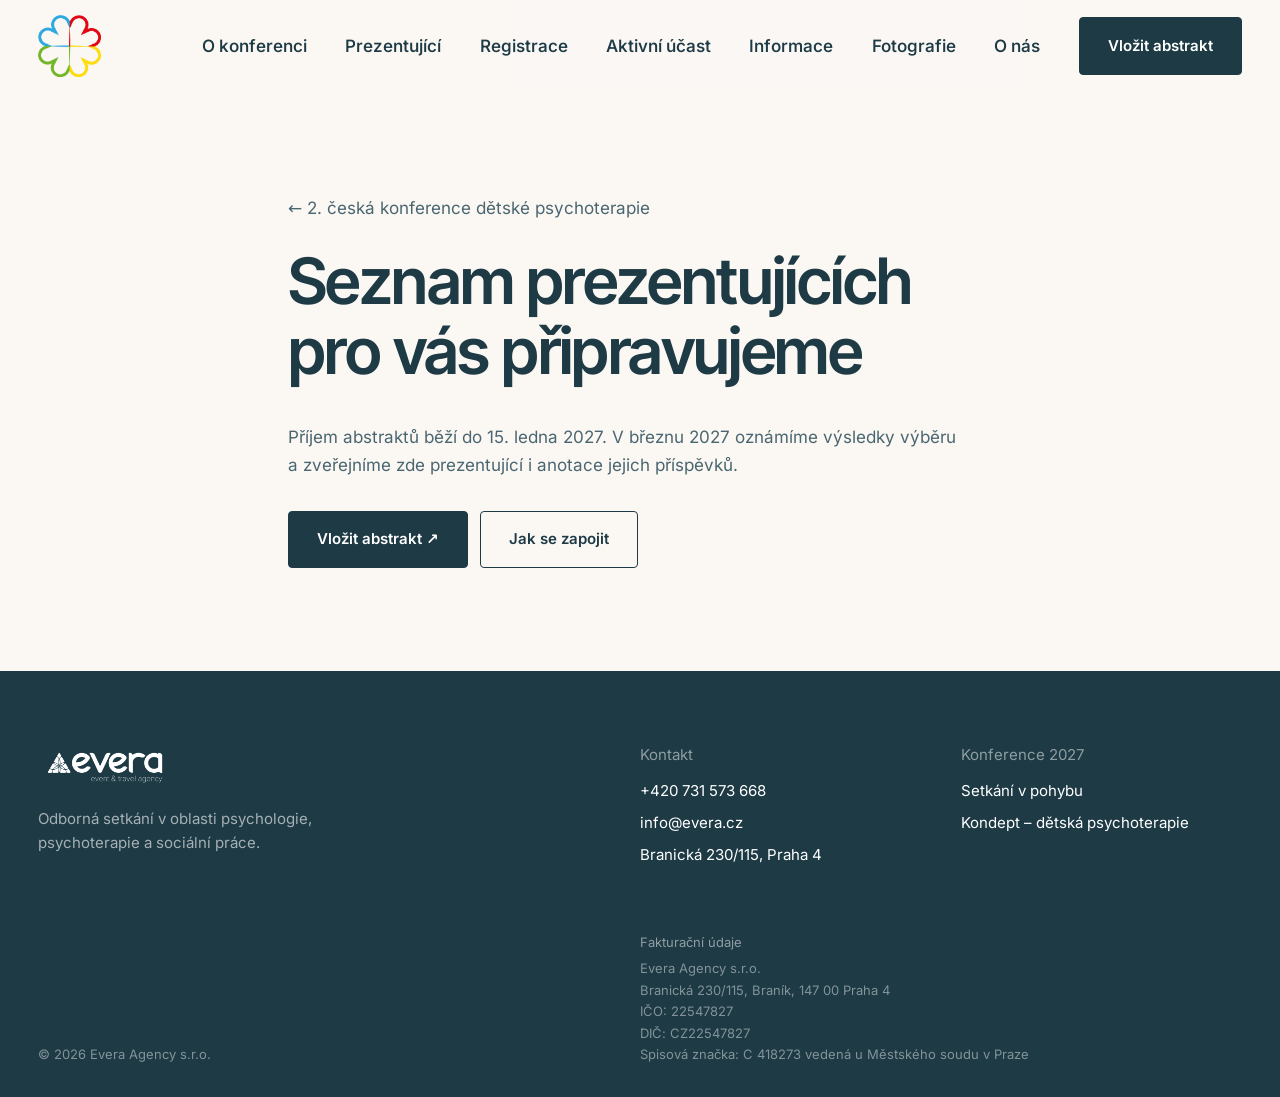
<file: kondept2/prezentujici/index.html>
<!DOCTYPE html><html lang="cs" class="theme-kondept" data-astro-cid-hkbrpulz><head><meta charset="utf-8"><meta name="viewport" content="width=device-width, initial-scale=1"><meta name="theme-color" content="#1d3a45"><title>Prezentující | 2. česká konference dětské psychoterapie 2027</title><meta name="description" content="Prezentující 2. české konference dětské psychoterapie – seznam připravujeme."><link rel="canonical" href="https://evera.cz/kondept2/prezentujici/"><meta property="og:title" content="Prezentující | 2. česká konference dětské psychoterapie 2027"><meta property="og:description" content="Prezentující 2. české konference dětské psychoterapie – seznam připravujeme."><meta property="og:type" content="website"><meta property="og:locale" content="cs_CZ"><link rel="icon" href="/favicon-48.png" type="image/png" sizes="48x48"><link rel="icon" href="/favicon-192.png" type="image/png" sizes="192x192"><link rel="apple-touch-icon" href="/apple-touch-icon.png"><script>document.documentElement.classList.add('js')</script><link rel="stylesheet" href="/_astro/Base.DVWzG__W.css"><style>.soon[data-astro-cid-7mpy7svc]{align-items:center;min-height:60vh;display:flex}.back[data-astro-cid-7mpy7svc]{color:var(--ink-soft);margin-bottom:1.5rem;text-decoration:none;display:inline-block}
</style></head><body data-astro-cid-hkbrpulz><a class="skip" href="#obsah" data-astro-cid-hkbrpulz>Přeskočit na obsah</a><header class="site-header " data-astro-cid-hkbrpulz><div class="wrap bar" data-astro-cid-hkbrpulz><a href="/kondept2/" class="brand" aria-label="Kondept – konference dětské psychoterapie" data-astro-cid-hkbrpulz><img src="/media/2024/08/logo.webp" alt="Kondept – konference dětské psychoterapie" width="160" height="56" data-astro-cid-hkbrpulz></a><nav aria-label="Hlavní navigace" class="menu" data-astro-cid-hkbrpulz><button class="toggle" type="button" aria-expanded="false" aria-controls="nav-list" aria-label="Otevřít menu" data-astro-cid-hkbrpulz><span data-astro-cid-hkbrpulz></span><span data-astro-cid-hkbrpulz></span></button><ul id="nav-list" data-astro-cid-hkbrpulz><li data-astro-cid-hkbrpulz><a href="/kondept2/#o-konferenci" data-astro-cid-hkbrpulz>O konferenci</a></li><li data-astro-cid-hkbrpulz><a href="/kondept2/prezentujici/" data-astro-cid-hkbrpulz>Prezentující</a></li><li data-astro-cid-hkbrpulz><a href="/kondept2/#registrace" data-astro-cid-hkbrpulz>Registrace</a></li><li data-astro-cid-hkbrpulz><a href="/kondept2/#aktivni-ucast" data-astro-cid-hkbrpulz>Aktivní účast</a></li><li data-astro-cid-hkbrpulz><a href="/kondept2/#informace" data-astro-cid-hkbrpulz>Informace</a></li><li data-astro-cid-hkbrpulz><a href="/kondept2/#foto" data-astro-cid-hkbrpulz>Fotografie</a></li><li data-astro-cid-hkbrpulz><a href="/kondept2/#o-nas" data-astro-cid-hkbrpulz>O nás</a></li><li class="cta" data-astro-cid-hkbrpulz><a class="btn" href="https://kondept.confea.net/cz/registrace-uzivatele" data-astro-cid-hkbrpulz>Vložit abstrakt</a></li></ul></nav></div></header><main id="obsah" data-astro-cid-hkbrpulz><section class="section soon" data-astro-cid-7mpy7svc><div class="wrap narrow hero-in" data-astro-cid-7mpy7svc><a class="back small" href="/kondept2/" data-astro-cid-7mpy7svc>← 2. česká konference dětské psychoterapie</a><h1 data-astro-cid-7mpy7svc>Seznam prezentujících pro vás připravujeme</h1><p class="lede" data-astro-cid-7mpy7svc>Příjem abstraktů běží do 15. ledna 2027. V březnu 2027 oznámíme výsledky výběru a zveřejníme zde prezentující i anotace jejich příspěvků.</p><div class="actions" data-astro-cid-7mpy7svc><a class="btn" href="https://kondept.confea.net/cz/registrace-uzivatele" target="_blank" rel="noopener" data-astro-cid-7mpy7svc>Vložit abstrakt ↗</a><a class="btn ghost" href="/kondept2/#aktivni-ucast" data-astro-cid-7mpy7svc>Jak se zapojit</a></div></div></section></main><footer class="site-footer" data-astro-cid-hkbrpulz><div class="wrap foot" data-astro-cid-hkbrpulz><div class="foot-brand" data-astro-cid-hkbrpulz><img src="/media/2026/01/logo_evera.webp" alt="Evera" width="160" height="56" class="foot-logo" data-astro-cid-hkbrpulz><p data-edit="paticka.popis" data-edit-label="Patička (na všech stránkách): popis pod logem" data-astro-cid-hkbrpulz>Odborná setkání v oblasti psychologie, psychoterapie a sociální práce.</p></div><div class="foot-col" data-astro-cid-hkbrpulz><span class="foot-label" data-astro-cid-hkbrpulz>Kontakt</span><a href="tel:+420731573668" data-edit="paticka.telefon" data-edit-type="link" data-edit-label="Patička (na všech stránkách): telefon" data-astro-cid-hkbrpulz>+420 731 573 668</a><a href="mailto:info@evera.cz" data-edit="paticka.email" data-edit-type="link" data-edit-label="Patička (na všech stránkách): e-mail" data-astro-cid-hkbrpulz>info@evera.cz</a><span data-edit="paticka.adresa" data-edit-label="Patička (na všech stránkách): adresa" data-astro-cid-hkbrpulz>Branická 230/115, Praha 4</span></div><div class="foot-col" data-astro-cid-hkbrpulz><span class="foot-label" data-astro-cid-hkbrpulz>Konference 2027</span><a href="/setkani-v-pohybu/" data-astro-cid-hkbrpulz>Setkání v pohybu</a><a href="/kondept2/" data-astro-cid-hkbrpulz>Kondept – dětská psychoterapie</a></div></div><div class="wrap legal" data-astro-cid-hkbrpulz><span data-astro-cid-hkbrpulz>© 2026 Evera Agency s.r.o.</span><span class="billing" data-edit="paticka.fakturace" data-edit-label="Patička (na všech stránkách): fakturační údaje" data-astro-cid-hkbrpulz><span class="foot-label" data-astro-cid-hkbrpulz>Fakturační údaje</span>Evera Agency s.r.o.<br data-astro-cid-hkbrpulz>Branická 230/115, Braník, 147 00 Praha 4<br data-astro-cid-hkbrpulz>IČO: 22547827<br data-astro-cid-hkbrpulz>DIČ: CZ22547827<br data-astro-cid-hkbrpulz>Spisová značka: C 418273 vedená u Městského soudu v Praze</span></div></footer><script type="module" src="/_astro/Base.astro_astro_type_script_index_0_lang.B3s3zTXI.js"></script></body></html>
</file>
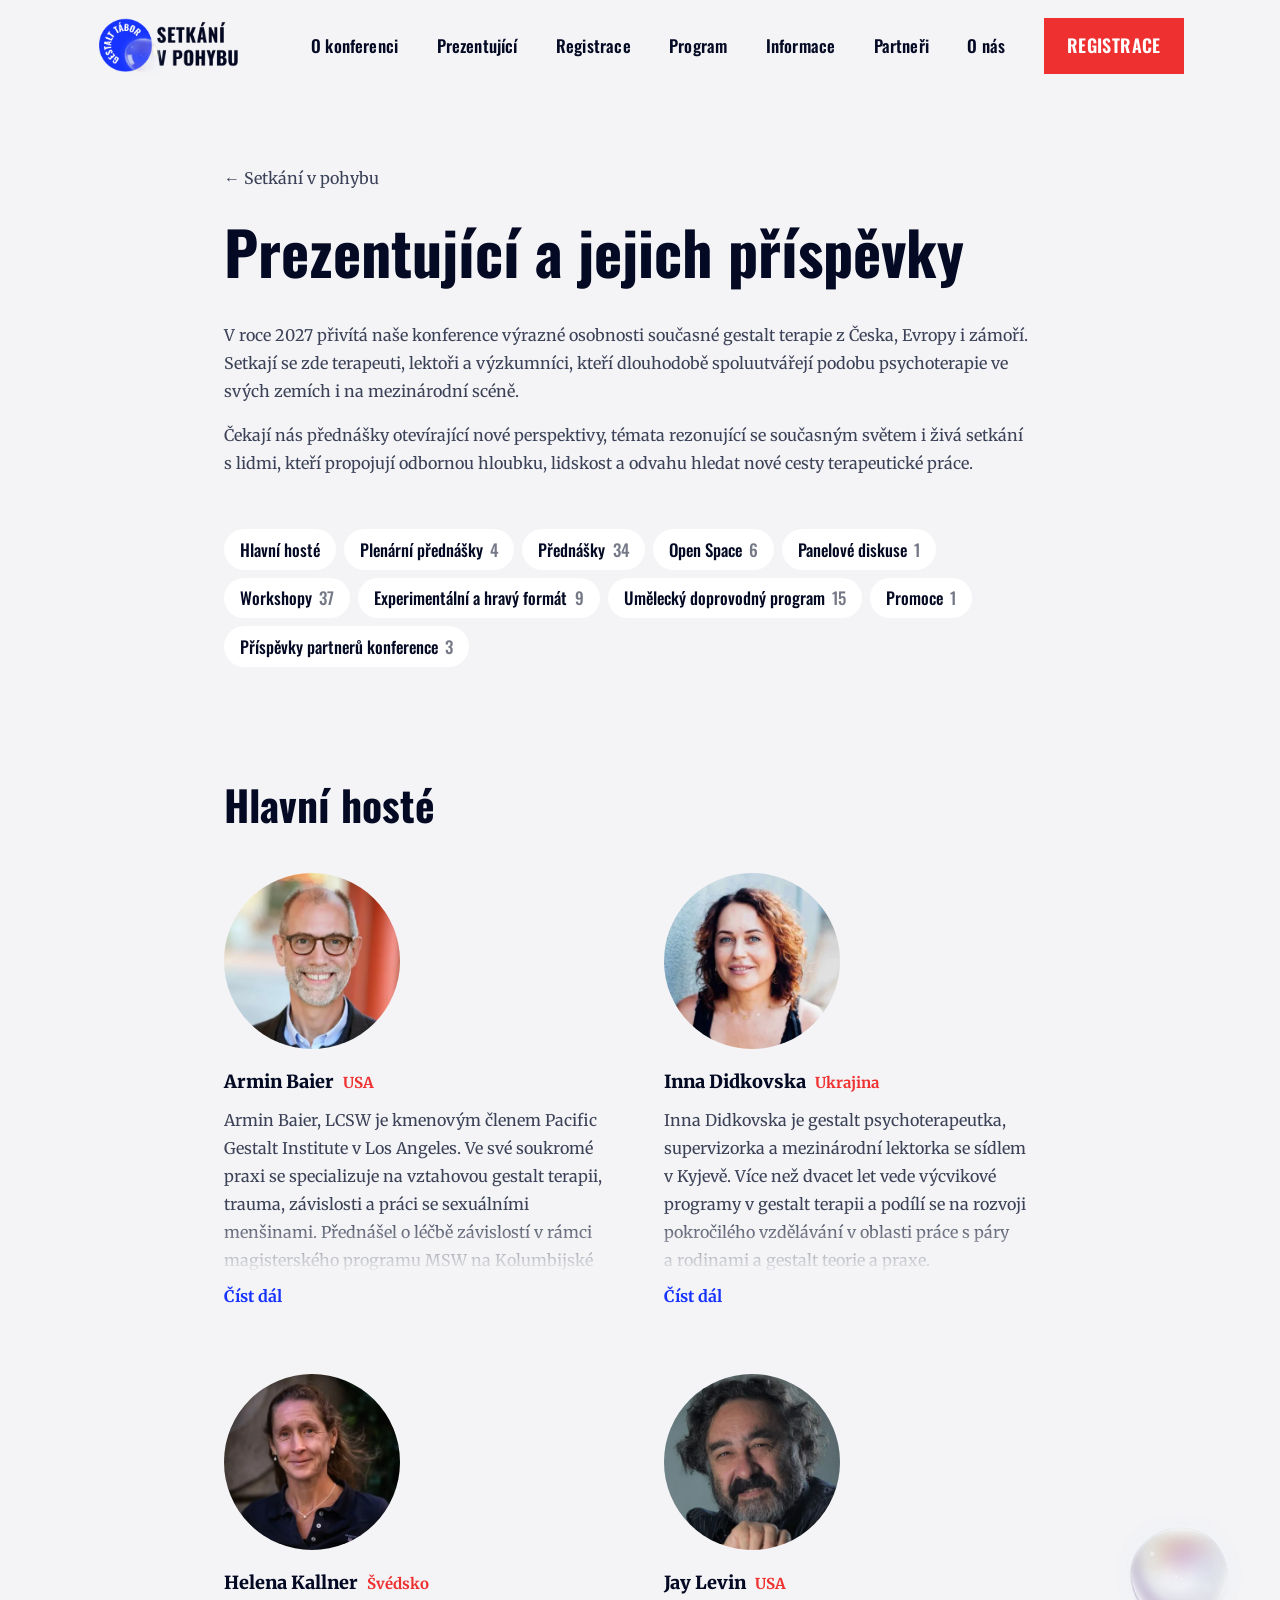
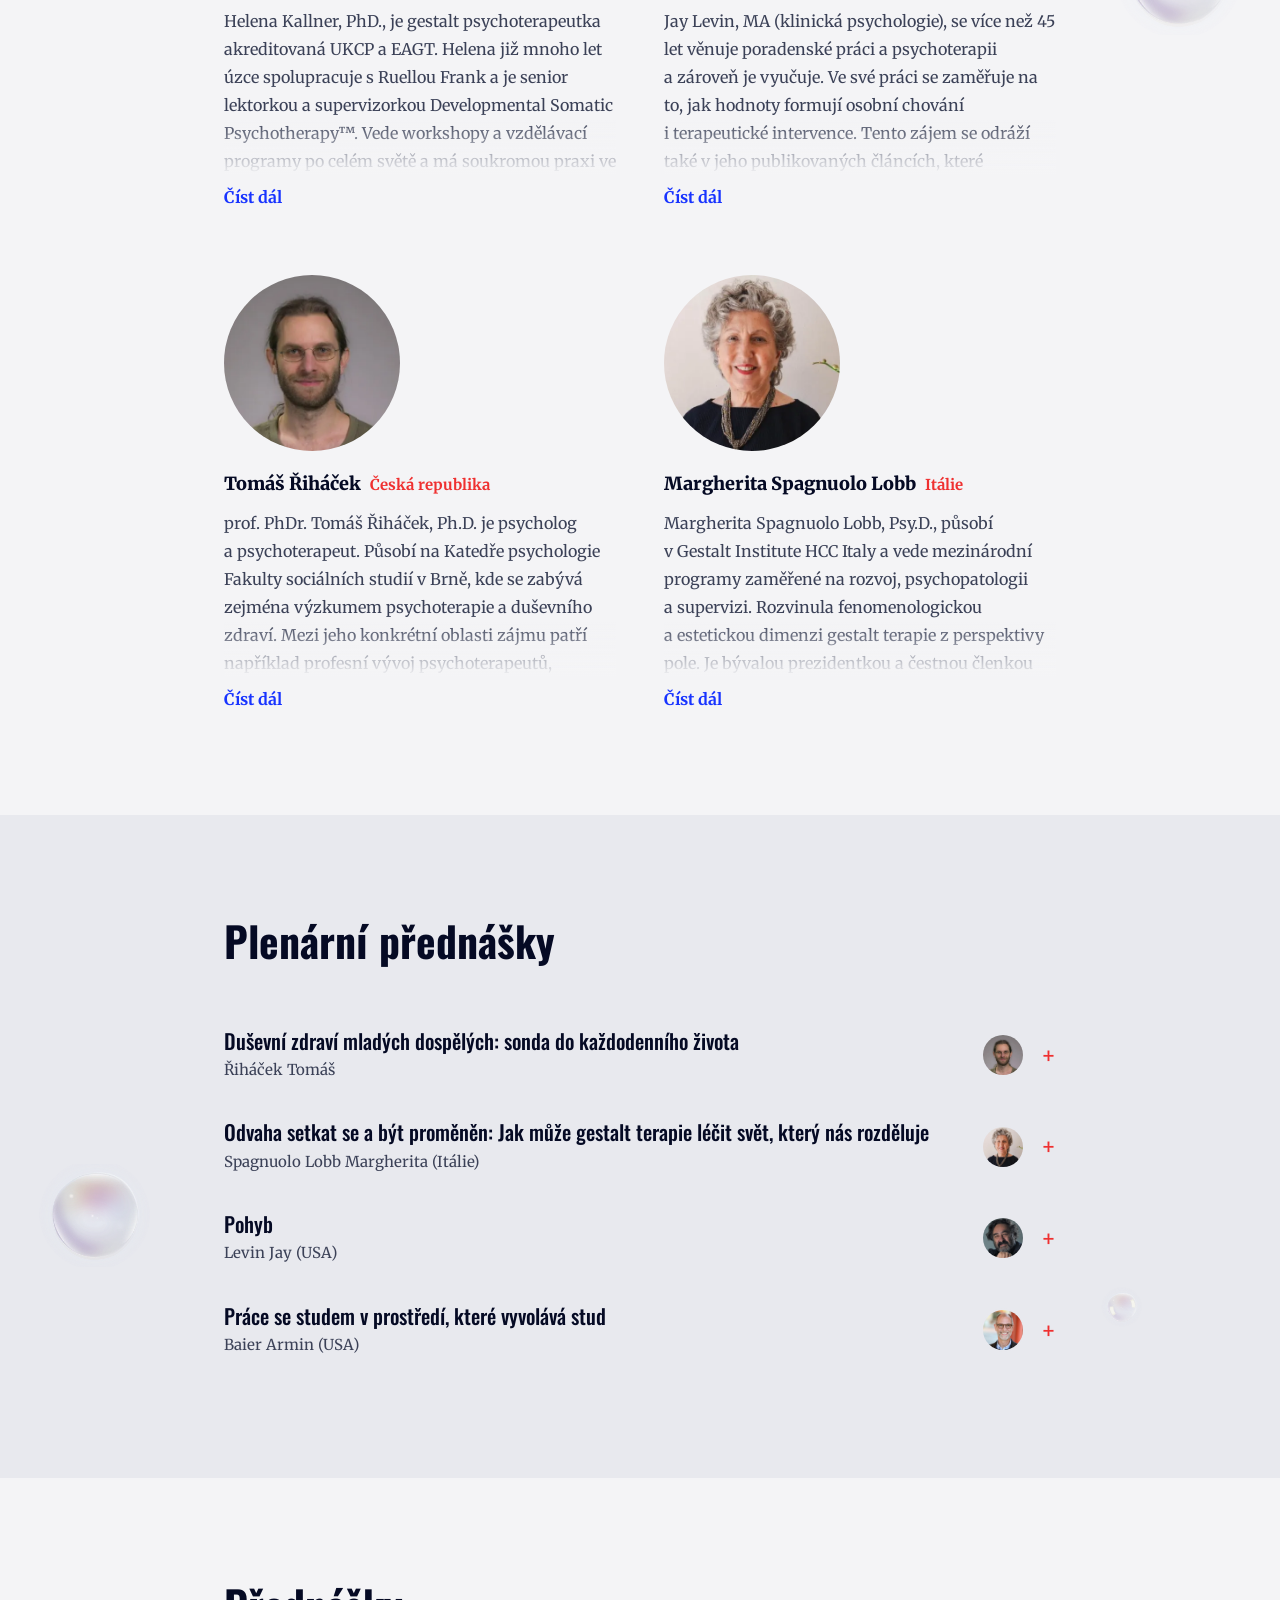
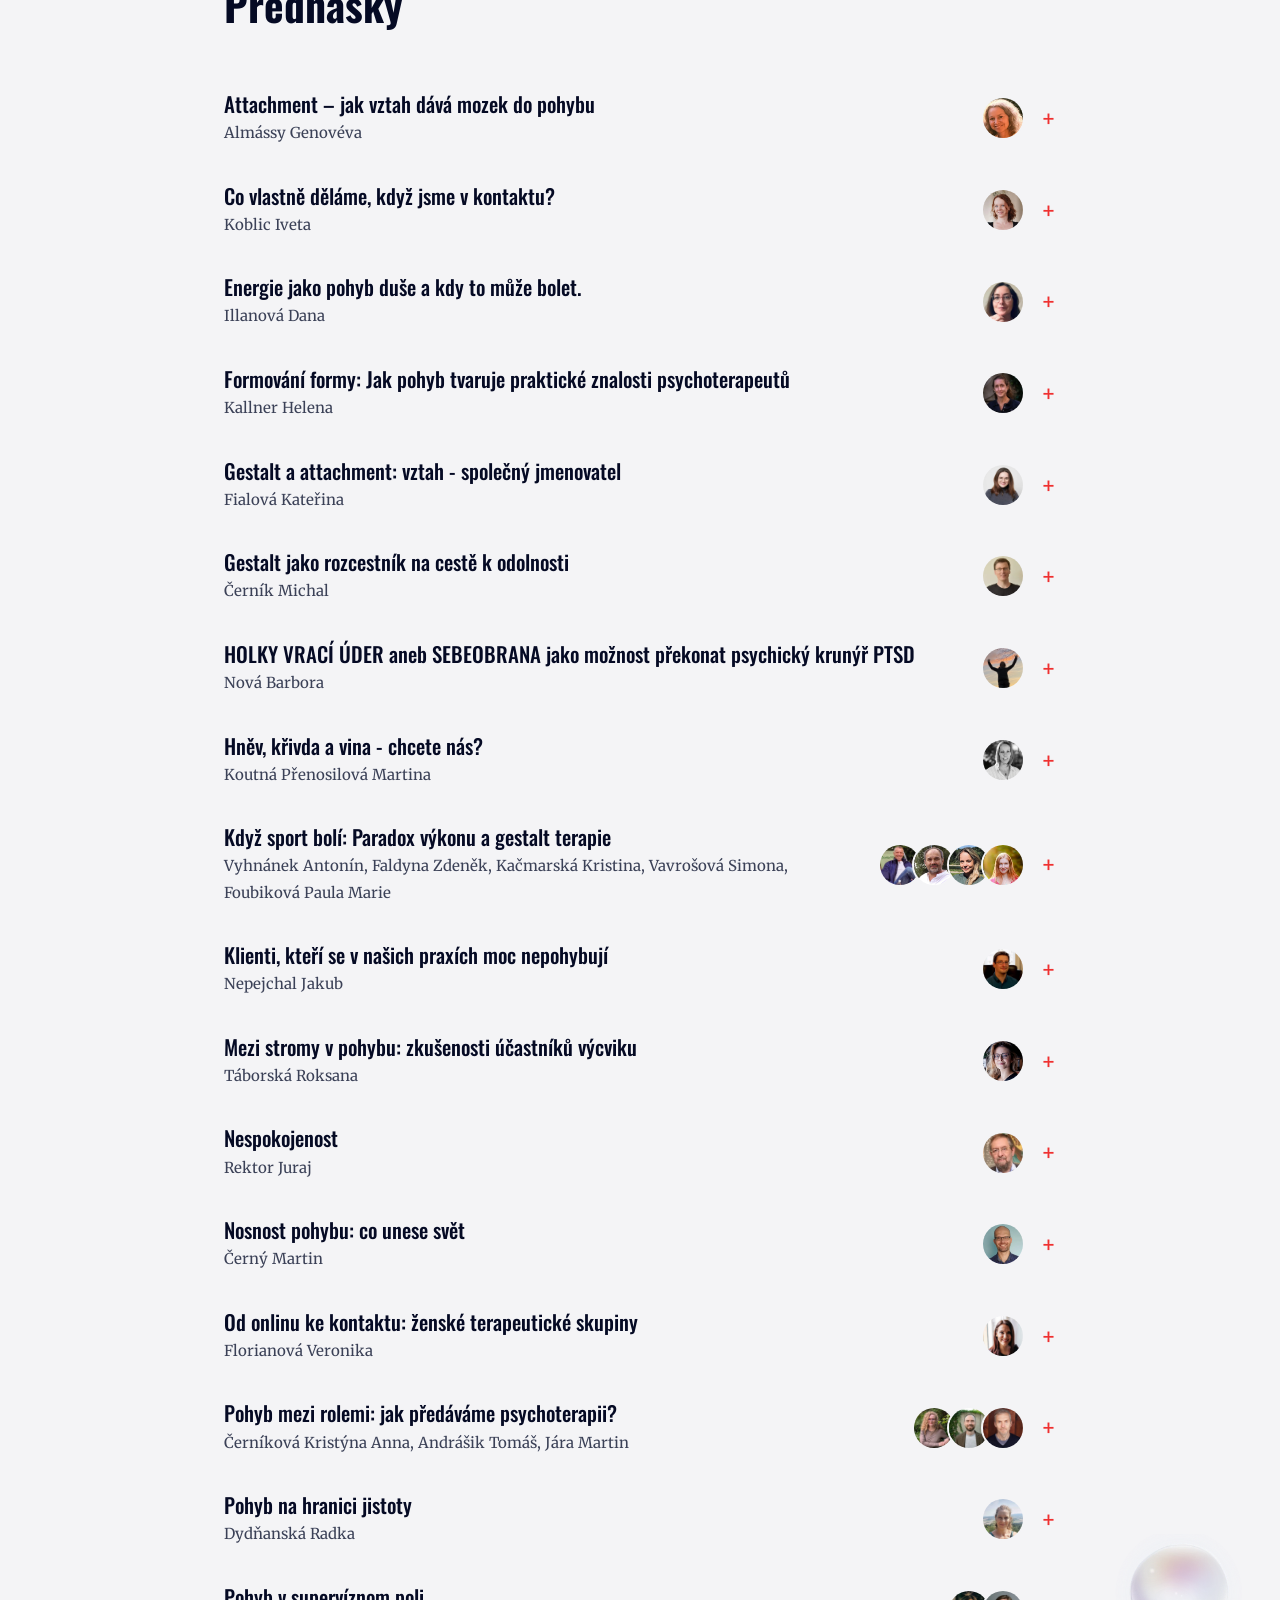
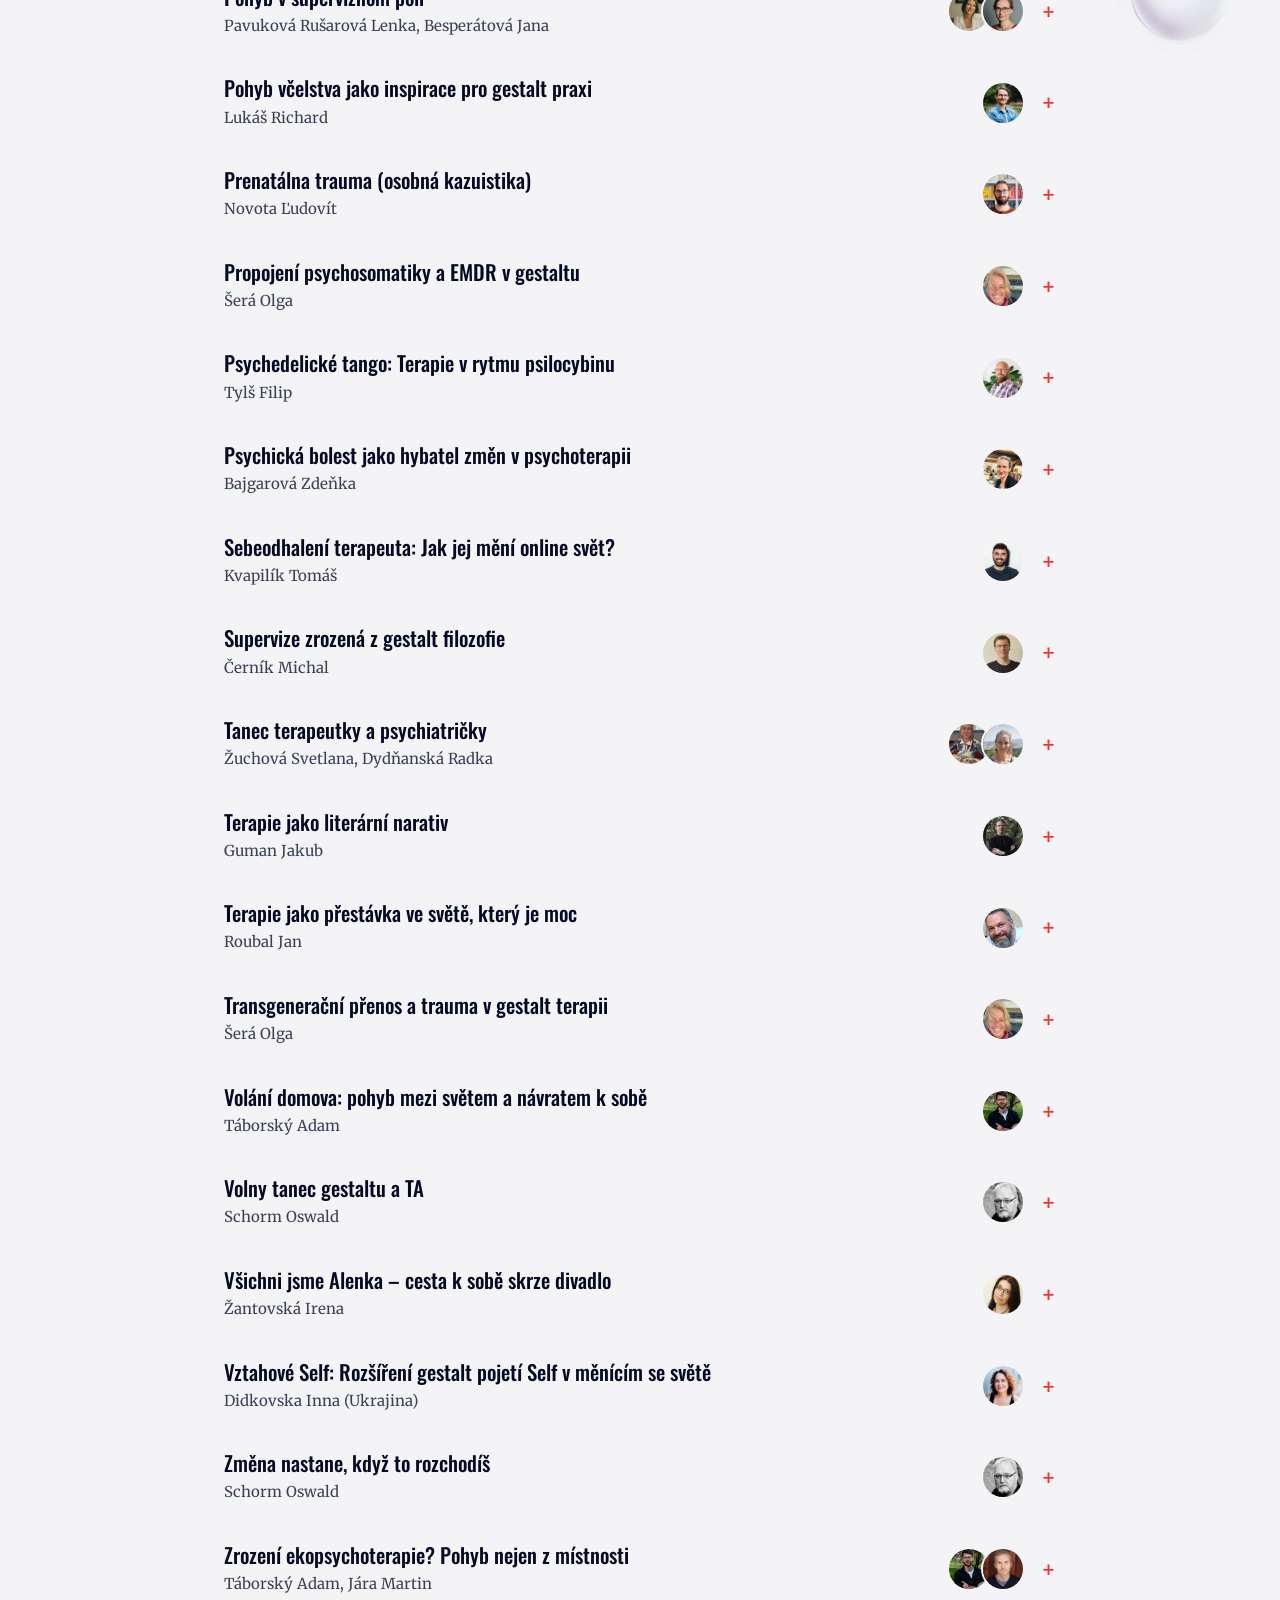
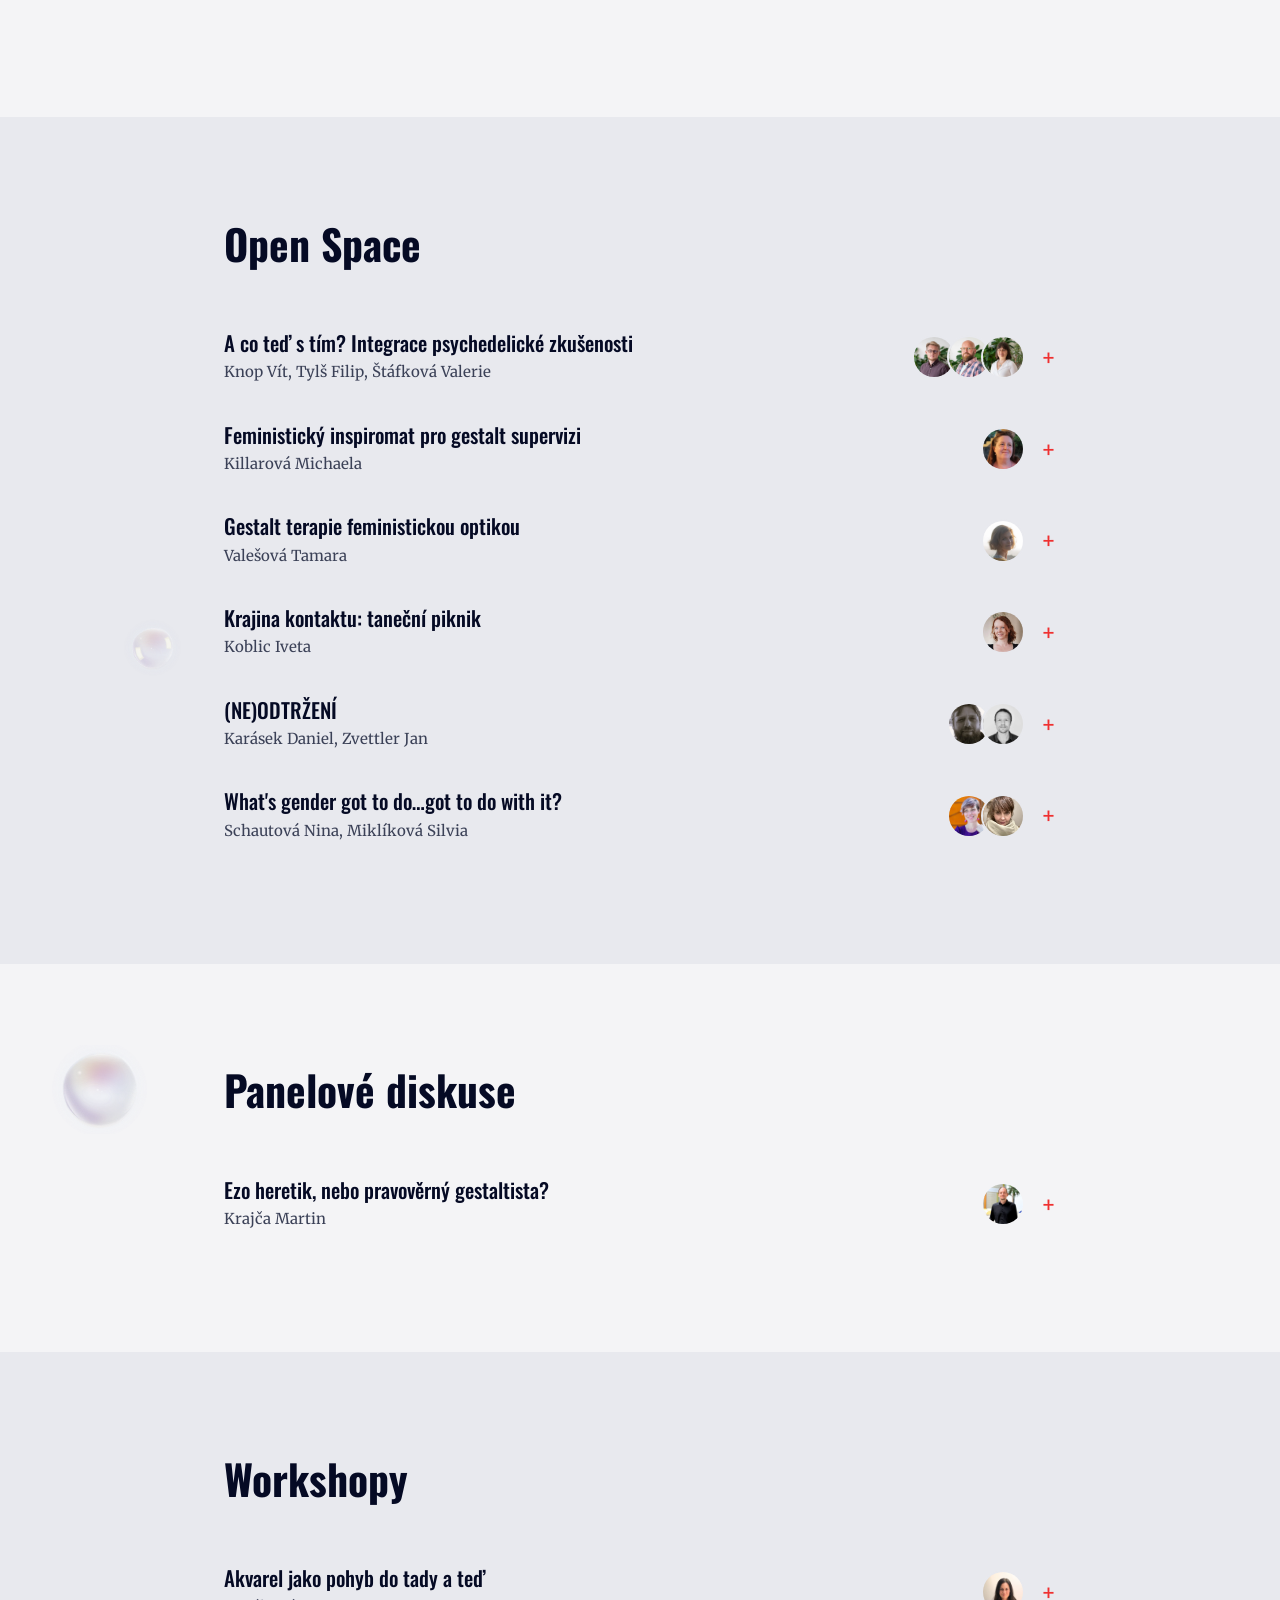
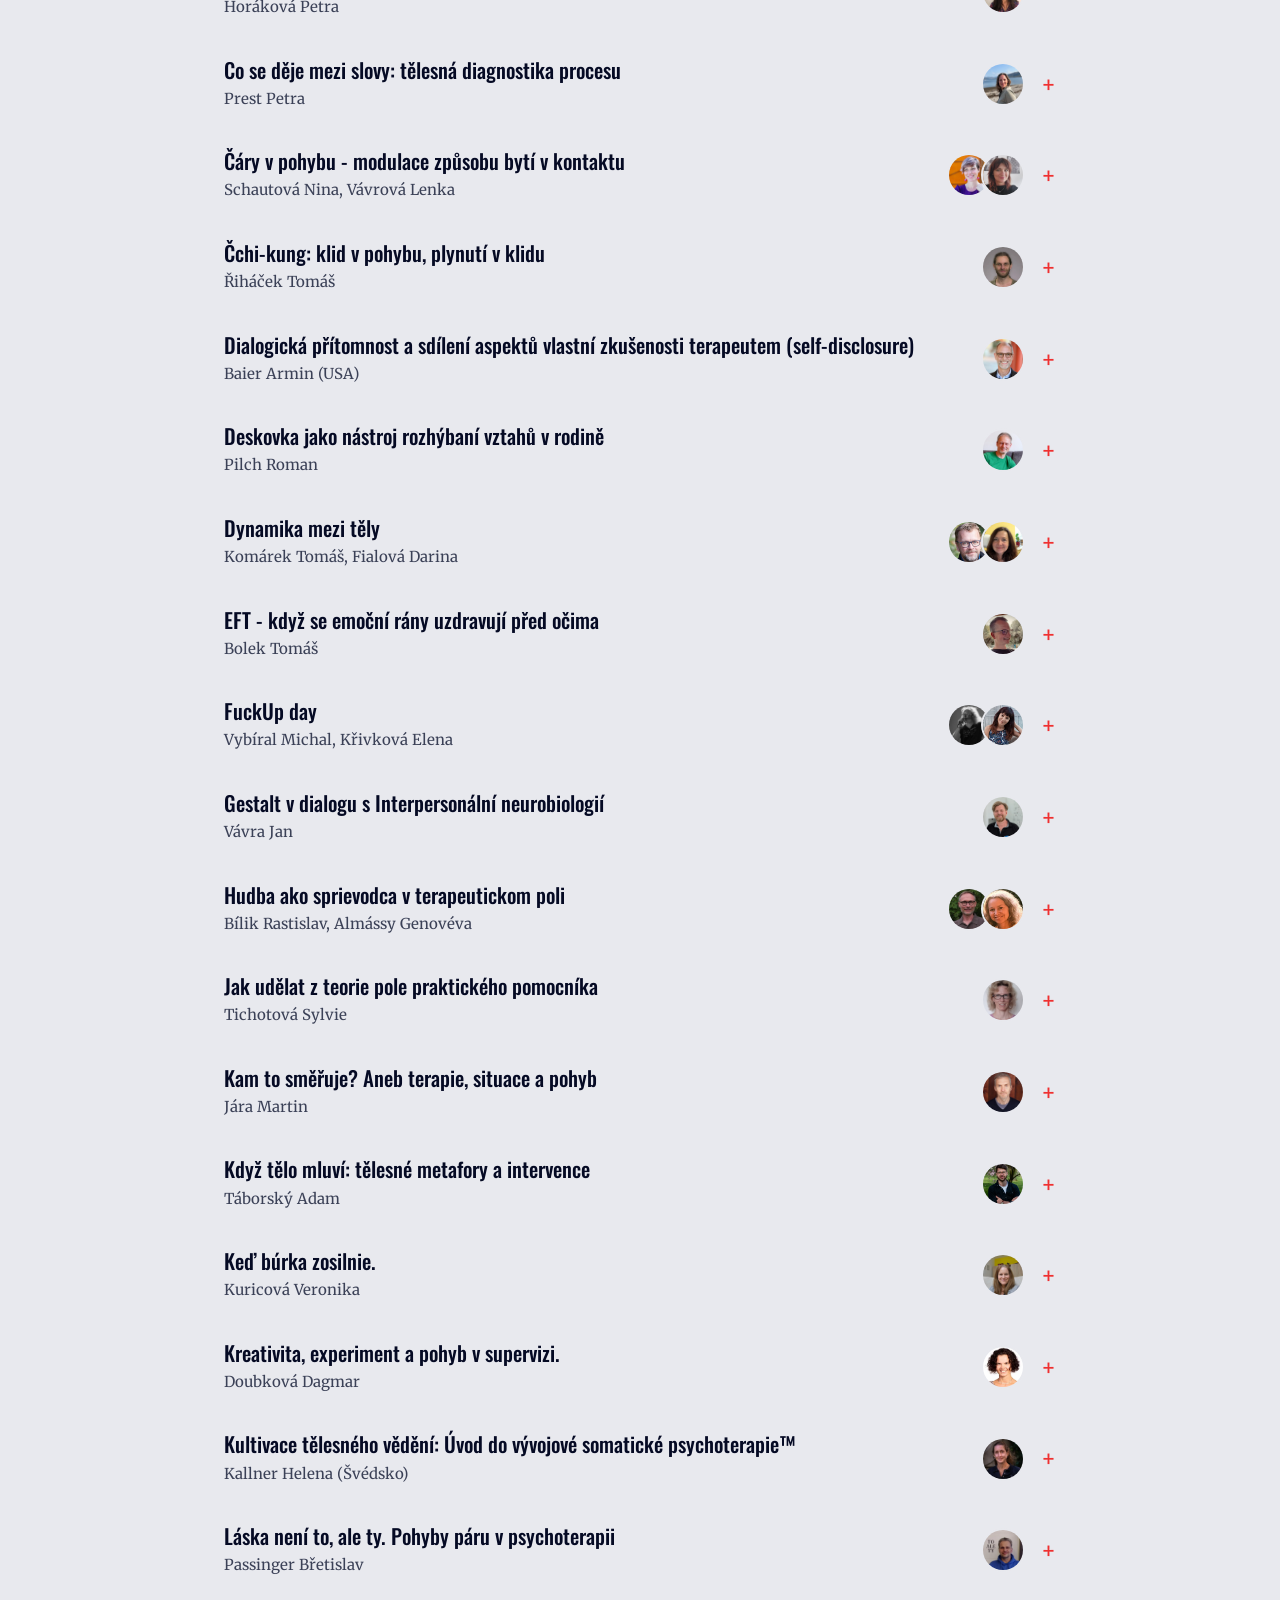
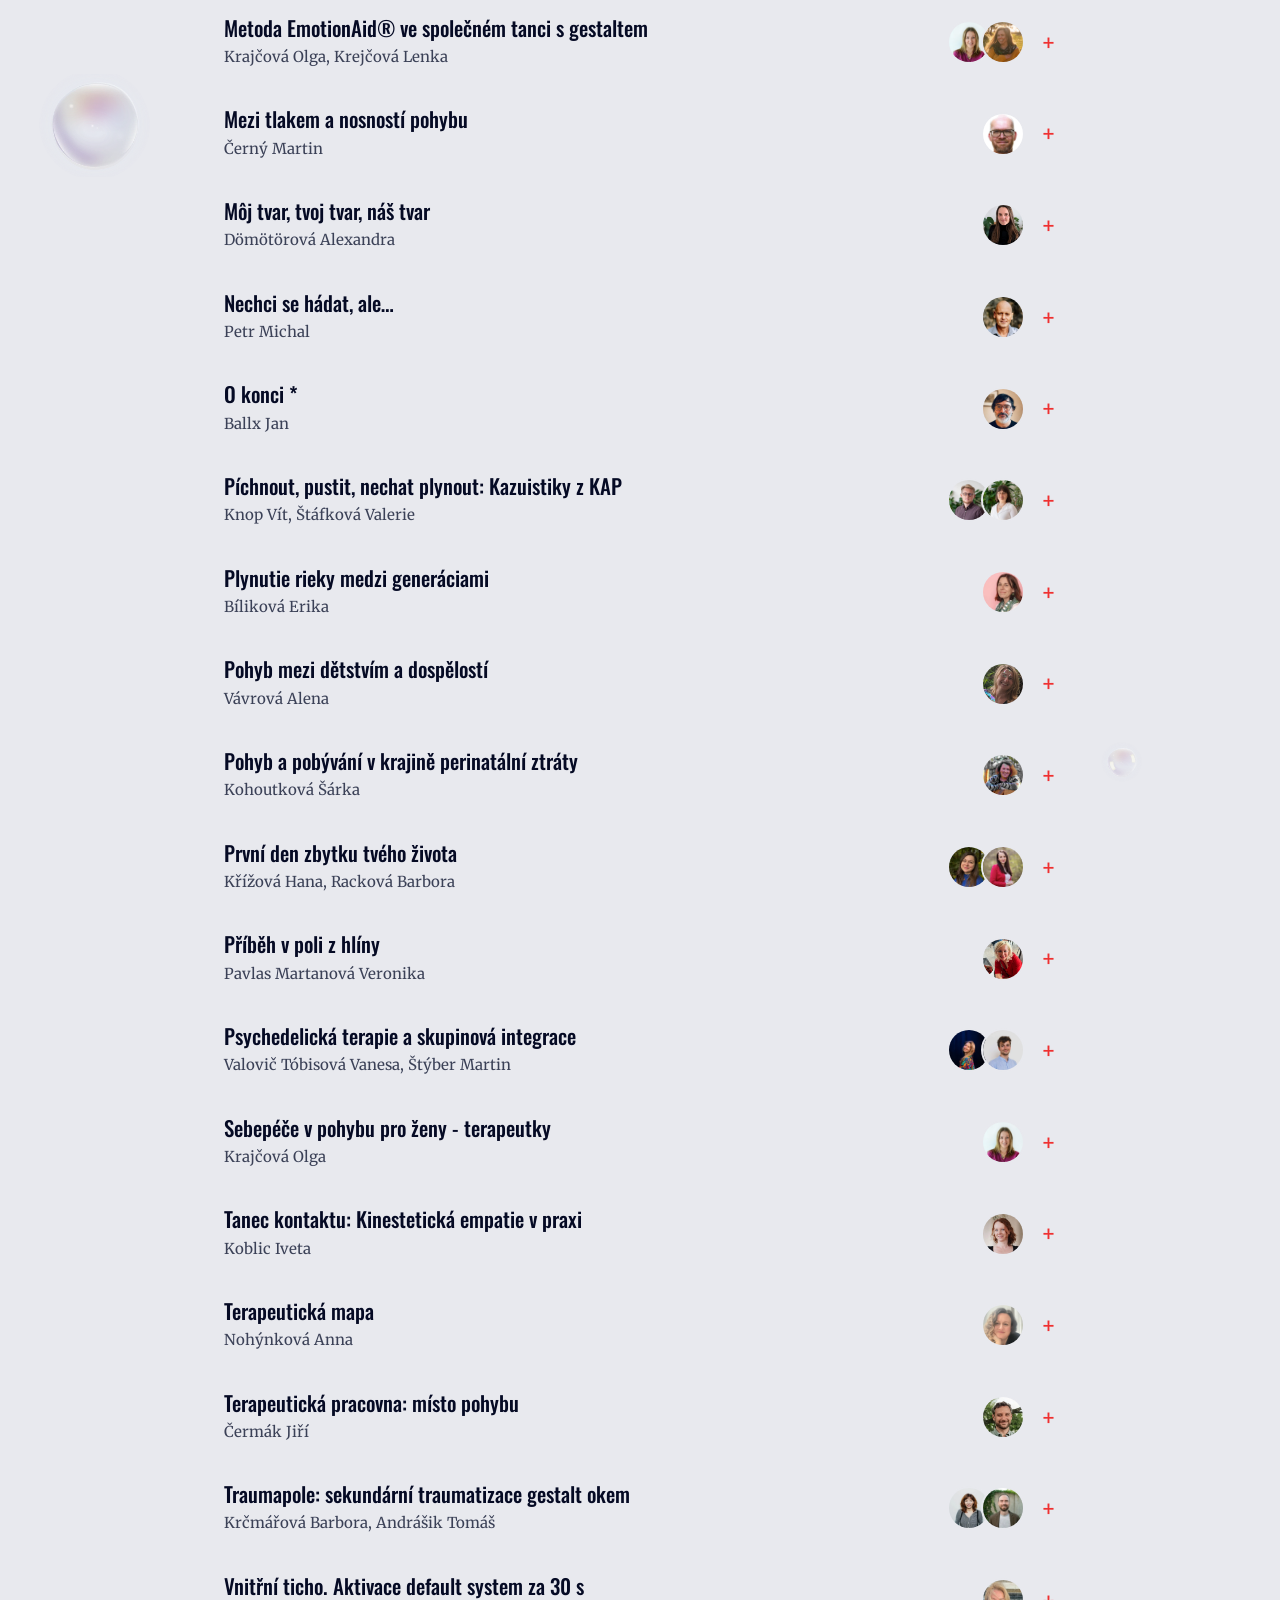
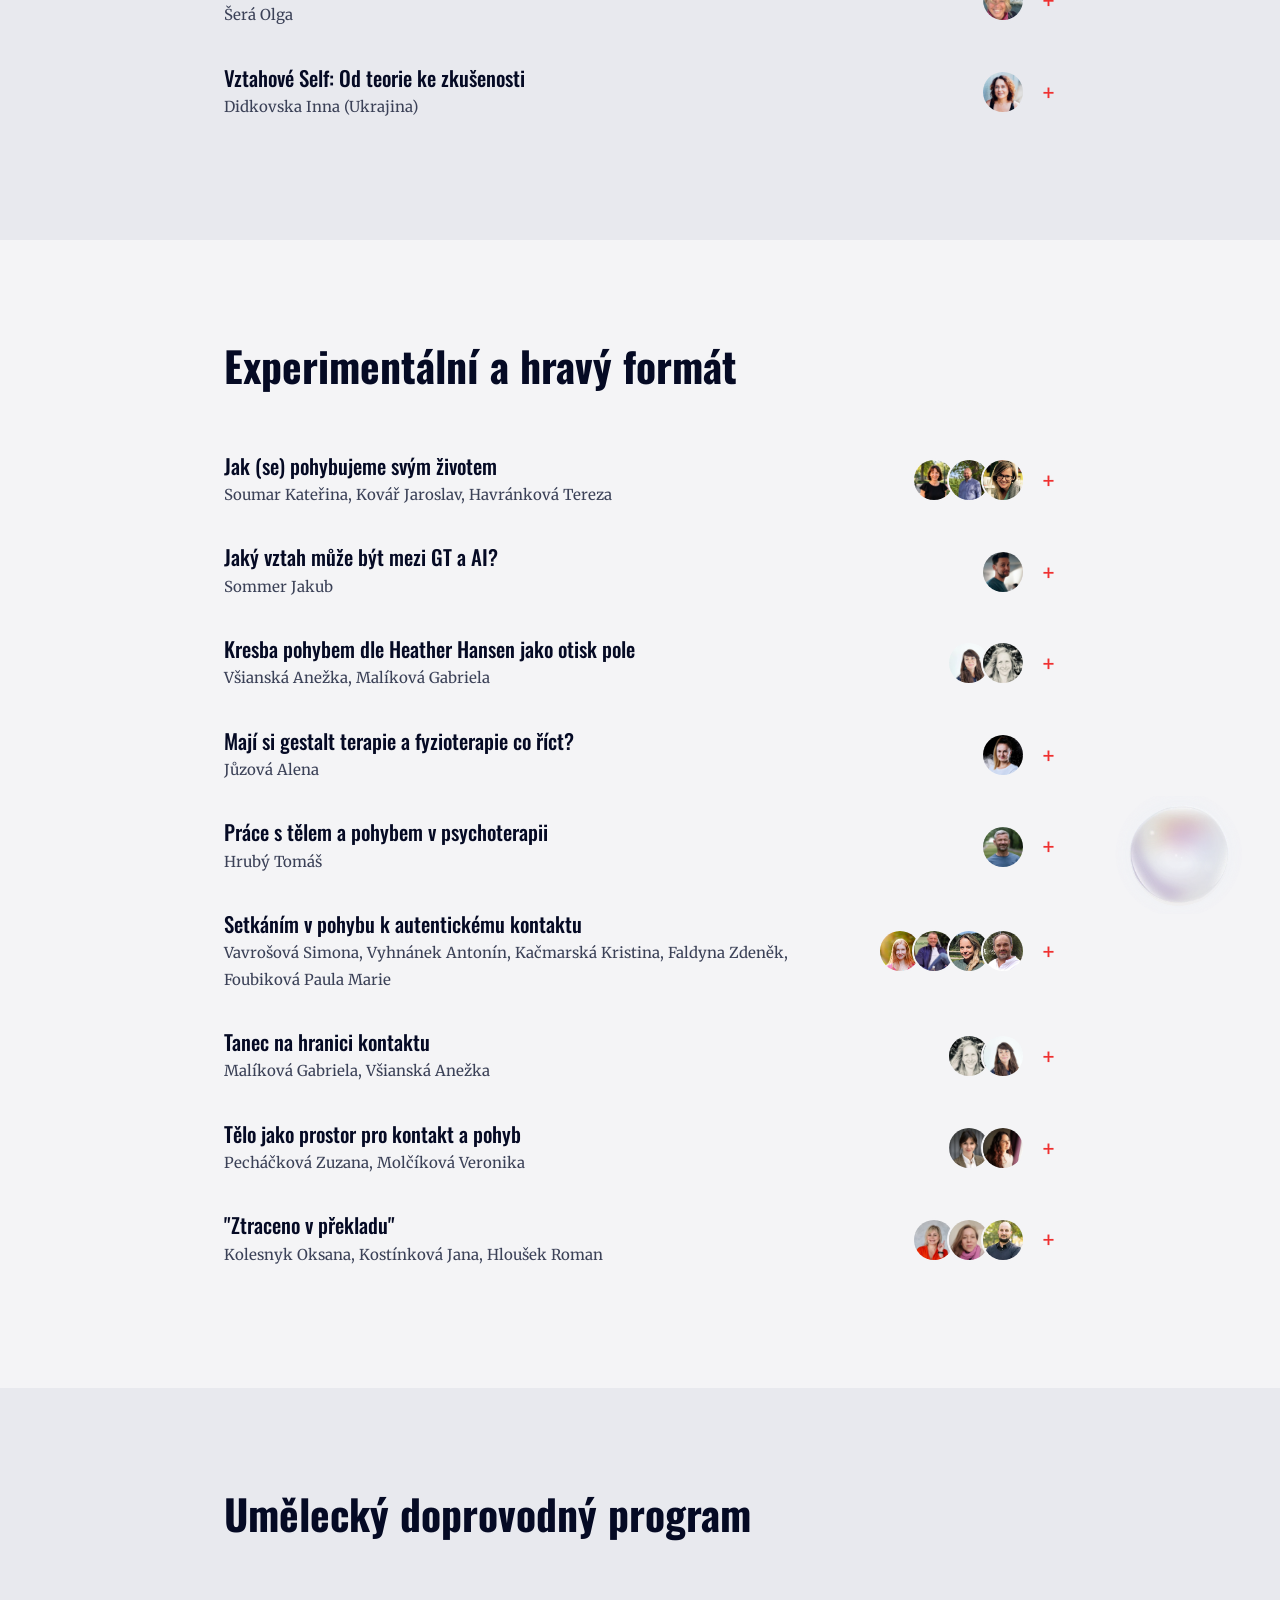
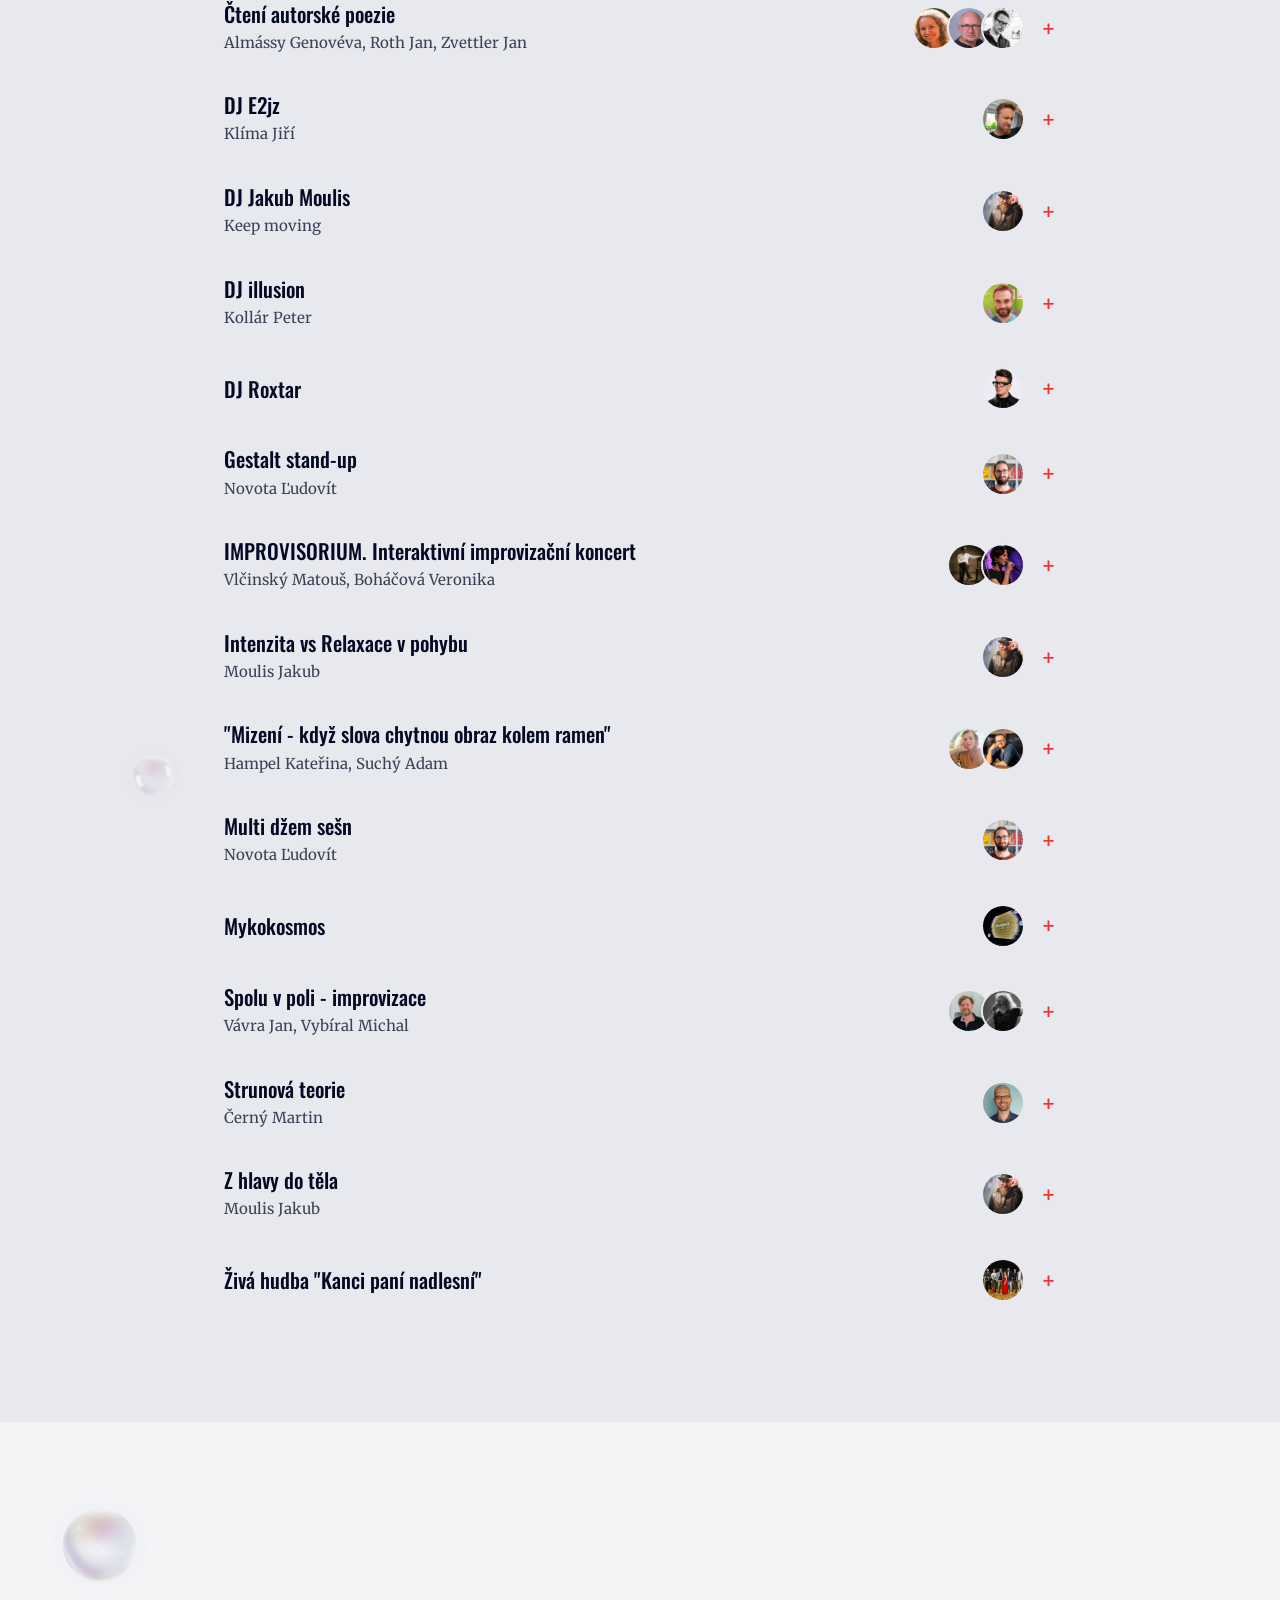
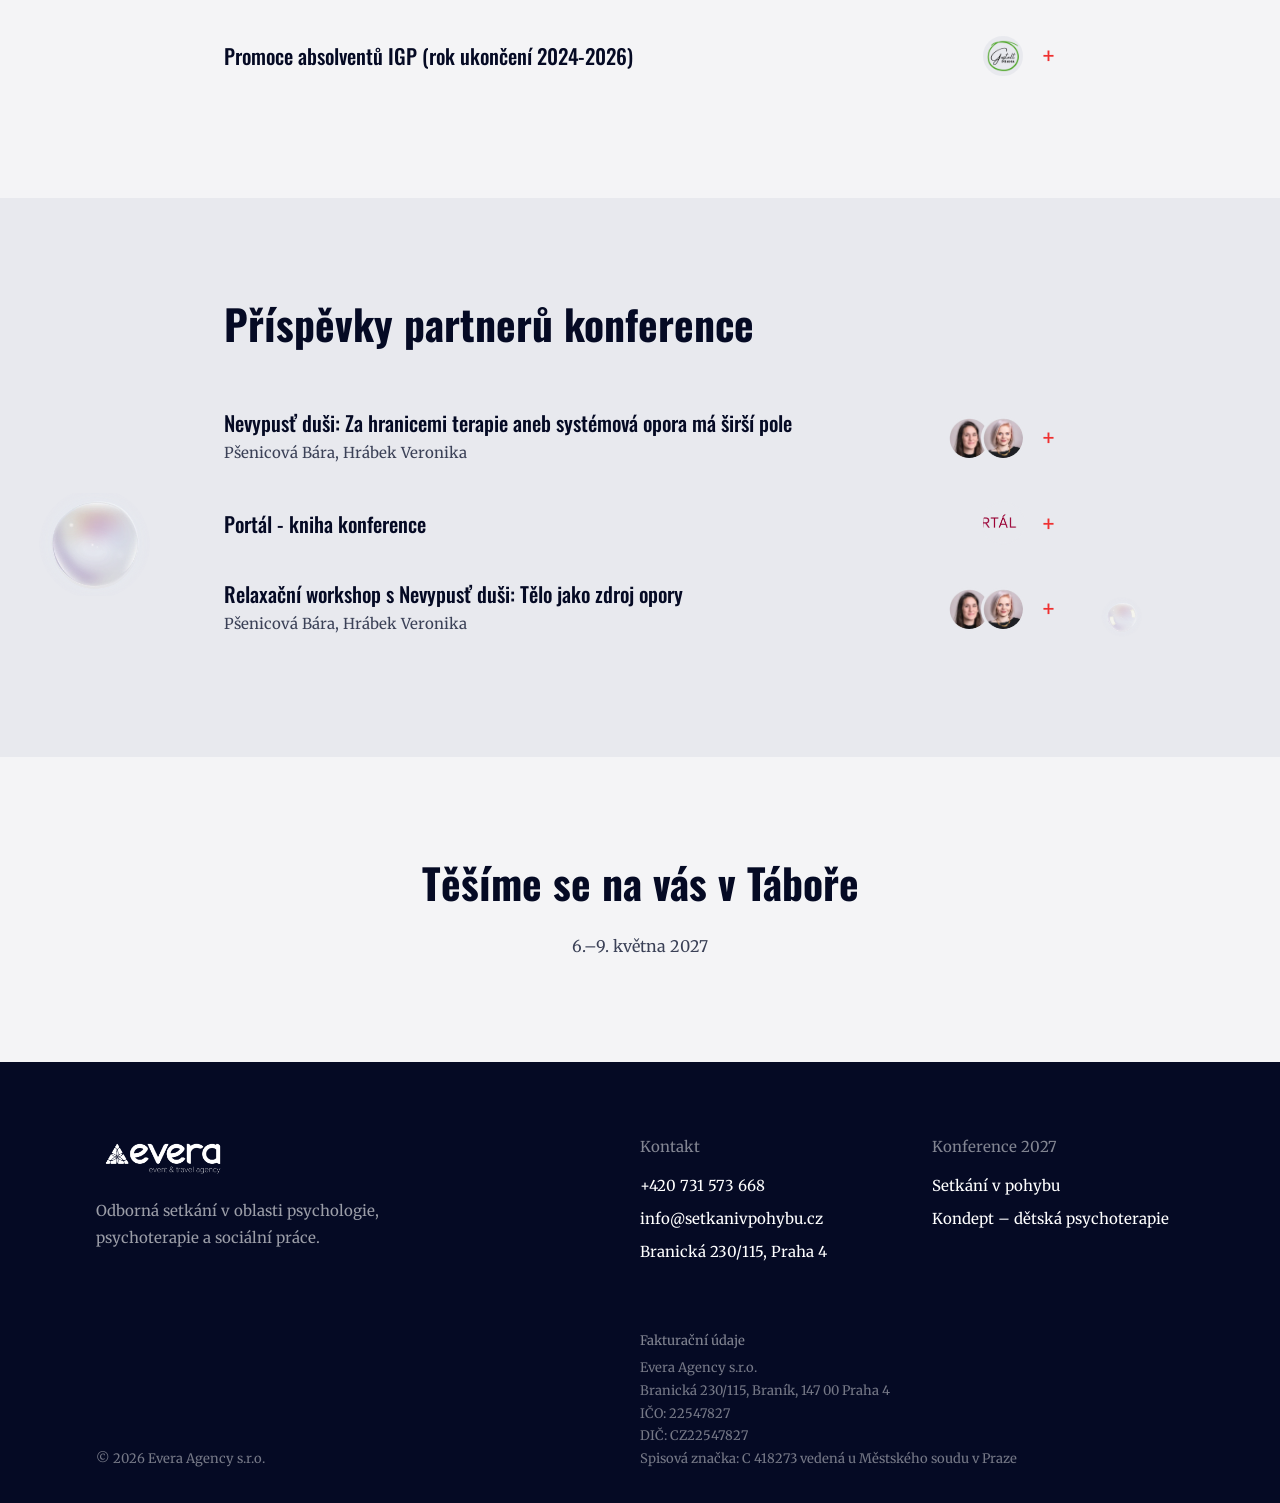
<file: setkani-v-pohybu/prezentujici/index.html>
<!DOCTYPE html><html lang="cs" class="theme-setkani" data-astro-cid-hkbrpulz><head><meta charset="utf-8"><meta name="viewport" content="width=device-width, initial-scale=1"><meta name="theme-color" content="#1d3a45"><title>Prezentující | Gestalt Tábor – Setkání v pohybu 2027</title><meta name="description" content="Hlavní hosté, přednášky, workshopy, open space a doprovodný program 8. konference gestalt psychoterapie Setkání v pohybu."><link rel="canonical" href="https://evera.cz/setkani-v-pohybu/prezentujici/"><meta property="og:title" content="Prezentující | Gestalt Tábor – Setkání v pohybu 2027"><meta property="og:description" content="Hlavní hosté, přednášky, workshopy, open space a doprovodný program 8. konference gestalt psychoterapie Setkání v pohybu."><meta property="og:type" content="website"><meta property="og:locale" content="cs_CZ"><link rel="icon" href="/favicon-48.png" type="image/png" sizes="48x48"><link rel="icon" href="/favicon-192.png" type="image/png" sizes="192x192"><link rel="apple-touch-icon" href="/apple-touch-icon.png"><script>document.documentElement.classList.add('js')</script><link rel="stylesheet" href="/_astro/Base.DVWzG__W.css"><style>.shead[data-astro-cid-sjgajsms]{max-width:46rem;margin-bottom:clamp(1.75rem,4vw,2.75rem)}.shead[data-astro-cid-sjgajsms] h2[data-astro-cid-sjgajsms]{margin-bottom:.6em}.shead-body[data-astro-cid-sjgajsms]:empty{display:none}
</style><link rel="stylesheet" href="/_astro/setkani.BkYyIQhY.css"><link rel="stylesheet" href="/_astro/prezentujici.DjVn-NFK.css"></head><body data-astro-cid-hkbrpulz><a class="skip" href="#obsah" data-astro-cid-hkbrpulz>Přeskočit na obsah</a><header class="site-header " data-astro-cid-hkbrpulz><div class="wrap bar" data-astro-cid-hkbrpulz><a href="/setkani-v-pohybu/" class="brand" aria-label="Gestalt Tábor – Setkání v pohybu" data-astro-cid-hkbrpulz><img src="/media/2026/01/logo-jednoduche-web-cerne-scaled-e1771068153386.webp" alt="Gestalt Tábor – Setkání v pohybu" width="160" height="56" data-astro-cid-hkbrpulz></a><nav aria-label="Hlavní navigace" class="menu" data-astro-cid-hkbrpulz><button class="toggle" type="button" aria-expanded="false" aria-controls="nav-list" aria-label="Otevřít menu" data-astro-cid-hkbrpulz><span data-astro-cid-hkbrpulz></span><span data-astro-cid-hkbrpulz></span></button><ul id="nav-list" data-astro-cid-hkbrpulz><li data-astro-cid-hkbrpulz><a href="/setkani-v-pohybu/#o-konferenci" data-astro-cid-hkbrpulz>O konferenci</a></li><li data-astro-cid-hkbrpulz><a href="/setkani-v-pohybu/prezentujici/" data-astro-cid-hkbrpulz>Prezentující</a></li><li data-astro-cid-hkbrpulz><a href="/setkani-v-pohybu/#registrace" data-astro-cid-hkbrpulz>Registrace</a></li><li data-astro-cid-hkbrpulz><a href="/setkani-v-pohybu/#program" data-astro-cid-hkbrpulz>Program</a></li><li data-astro-cid-hkbrpulz><a href="/setkani-v-pohybu/#informace" data-astro-cid-hkbrpulz>Informace</a></li><li data-astro-cid-hkbrpulz><a href="/setkani-v-pohybu/#partneri" data-astro-cid-hkbrpulz>Partneři</a></li><li data-astro-cid-hkbrpulz><a href="/setkani-v-pohybu/#o-nas" data-astro-cid-hkbrpulz>O nás</a></li><li class="cta" data-astro-cid-hkbrpulz><a class="btn" href="/setkani-v-pohybu/#registrace" data-astro-cid-hkbrpulz>Registrace</a></li></ul></nav></div></header><main id="obsah" data-astro-cid-hkbrpulz><section class="phead" data-astro-cid-oqbvx2ka><div class="wrap hero-in" data-astro-cid-oqbvx2ka><a class="back small" href="/setkani-v-pohybu/" data-astro-cid-oqbvx2ka>← Setkání v pohybu</a><h1 data-astro-cid-oqbvx2ka>Prezentující a jejich příspěvky</h1><p data-astro-cid-oqbvx2ka>V roce 2027 přivítá naše konference výrazné osobnosti současné gestalt terapie z Česka, Evropy i zámoří. Setkají se zde terapeuti, lektoři a výzkumníci, kteří dlouhodobě spoluutvářejí podobu psychoterapie ve svých zemích i na mezinárodní scéně.</p><p data-astro-cid-oqbvx2ka>Čekají nás přednášky otevírající nové perspektivy, témata rezonující se současným světem i živá setkání s lidmi, kteří propojují odbornou hloubku, lidskost a odvahu hledat nové cesty terapeutické práce.</p></div></section><nav class="chips-bar" aria-label="Kategorie příspěvků" data-astro-cid-oqbvx2ka><div class="wrap chips" data-astro-cid-oqbvx2ka><a href="#hlavni-hoste" data-astro-cid-oqbvx2ka>Hlavní hosté</a><a href="#plenarni-prednasky" data-astro-cid-oqbvx2ka>Plenární přednášky <span data-astro-cid-oqbvx2ka>4</span></a><a href="#prednasky" data-astro-cid-oqbvx2ka>Přednášky <span data-astro-cid-oqbvx2ka>34</span></a><a href="#open-space" data-astro-cid-oqbvx2ka>Open Space <span data-astro-cid-oqbvx2ka>6</span></a><a href="#panelove-diskuse" data-astro-cid-oqbvx2ka>Panelové diskuse <span data-astro-cid-oqbvx2ka>1</span></a><a href="#workshopy" data-astro-cid-oqbvx2ka>Workshopy <span data-astro-cid-oqbvx2ka>37</span></a><a href="#experimentalni-a-hravy-format" data-astro-cid-oqbvx2ka>Experimentální a hravý formát <span data-astro-cid-oqbvx2ka>9</span></a><a href="#umelecky-doprovodny-program" data-astro-cid-oqbvx2ka>Umělecký doprovodný program <span data-astro-cid-oqbvx2ka>15</span></a><a href="#promoce" data-astro-cid-oqbvx2ka>Promoce <span data-astro-cid-oqbvx2ka>1</span></a><a href="#prispevky-partneru-konference" data-astro-cid-oqbvx2ka>Příspěvky partnerů konference <span data-astro-cid-oqbvx2ka>3</span></a></div></nav><section class="section" id="hlavni-hoste" data-astro-cid-oqbvx2ka><div class="bubbles" aria-hidden="true"><img class="bub soap" src="/media/2026/11/bublina-01.webp" alt="" width="400" height="400" loading="lazy" style="width:8rem;height:8rem;right:3%;top:48%;animation-delay:-0s"></div><div class="wrap" data-astro-cid-oqbvx2ka><div class="shead" data-astro-cid-sjgajsms><h2 data-title data-astro-cid-sjgajsms>Hlavní hosté</h2><div class="shead-body" data-reveal data-astro-cid-sjgajsms></div></div><div class="keys" data-astro-cid-oqbvx2ka><article class="key" id="armin-baier" data-reveal style="--i:0" data-astro-cid-oqbvx2ka><img src="/media/2026/07/Armin-Baier-400x400.webp" alt="Armin Baier" loading="lazy" width="260" height="260" data-astro-cid-oqbvx2ka><div data-astro-cid-oqbvx2ka><h3 data-astro-cid-oqbvx2ka>Armin Baier <span class="country" data-astro-cid-oqbvx2ka>USA</span></h3><div class="bio" data-astro-cid-oqbvx2ka><p data-astro-cid-oqbvx2ka>Armin Baier, LCSW je kmenovým členem Pacific Gestalt Institute v Los Angeles. Ve své soukromé praxi se specializuje na vztahovou gestalt terapii, trauma, závislosti a práci se sexuálními menšinami. Přednášel o léčbě závislostí v rámci magisterského programu MSW na Kolumbijské univerzitě a působil ve správní radě Gestalt Therapy Institute of Los Angeles. Jako bývalý klinický ředitel NYC Parallax Center se ve výuce a publikacích věnuje výzkumu, metodám a strategiím v oblasti léčby závislostí.</p></div><button class="bio-more" type="button" aria-expanded="false" hidden data-astro-cid-oqbvx2ka>Číst dál</button></div></article><article class="key" id="inna-didkovska" data-reveal style="--i:1" data-astro-cid-oqbvx2ka><img src="/media/2026/07/Inna-Didkovska-400x400.webp" alt="Inna Didkovska" loading="lazy" width="260" height="260" data-astro-cid-oqbvx2ka><div data-astro-cid-oqbvx2ka><h3 data-astro-cid-oqbvx2ka>Inna Didkovska <span class="country" data-astro-cid-oqbvx2ka>Ukrajina</span></h3><div class="bio" data-astro-cid-oqbvx2ka><p data-astro-cid-oqbvx2ka>Inna Didkovska je gestalt psychoterapeutka, supervizorka a mezinárodní lektorka se sídlem v Kyjevě. Více než dvacet let vede výcvikové programy v gestalt terapii a podílí se na rozvoji pokročilého vzdělávání v oblasti práce s páry a rodinami a gestalt teorie a praxe.</p><p data-astro-cid-oqbvx2ka>Je zakladatelkou a ředitelkou Kyiv Gestalt University. Vede výcviky, supervize a vzdělávací programy v řadě zemí (např. USA, Itálii, Francii, Norsku a Indii) a dlouhodobě podporuje mezinárodní spolupráci v oblasti gestalt terapie.</p><p data-astro-cid-oqbvx2ka>Vedle pedagogické a supervizní práce se věnuje podpoře odolnosti ukrajinské psychoterapeutické komunity a terapii pro terapeuty, zaměřené na profesní udržitelnost, osobní pohodu a dlouhodobý rozvoj psychoterapeutů. Ve své práci zdůrazňuje, že psychoterapie není pouze profesí, ale také způsobem života založeným na osobní odpovědnosti, svobodě a schopnosti volby.</p></div><button class="bio-more" type="button" aria-expanded="false" hidden data-astro-cid-oqbvx2ka>Číst dál</button></div></article><article class="key" id="helena-kallner" data-reveal style="--i:0" data-astro-cid-oqbvx2ka><img src="/media/2026/07/Hellena-Kallner-400x400.webp" alt="Helena Kallner" loading="lazy" width="260" height="260" data-astro-cid-oqbvx2ka><div data-astro-cid-oqbvx2ka><h3 data-astro-cid-oqbvx2ka>Helena Kallner <span class="country" data-astro-cid-oqbvx2ka>Švédsko</span></h3><div class="bio" data-astro-cid-oqbvx2ka><p data-astro-cid-oqbvx2ka>Helena Kallner, PhD., je gestalt psychoterapeutka akreditovaná UKCP a EAGT. Helena již mnoho let úzce spolupracuje s Ruellou Frank a je senior lektorkou a supervizorkou Developmental Somatic Psychotherapy™. Vede workshopy a vzdělávací programy po celém světě a má soukromou praxi ve Stockholmu. Helena je členkou newyorského institutu pro gestalt terapii (New York Institute for Gestalt Therapy), zakládajícího institutu gestalt terapie.</p><p data-astro-cid-oqbvx2ka>Její disertační práce Forming Form: How movement shapes psychotherapists’ practical knowledge (Formování formy: Jak pohyb tvaruje praktické znalosti psychoterapeutů) zdůrazňuje často přehlíženou moudrost prožívajícího těla v kultuře, která upřednostňuje abstraktní, kvantifikovatelné znalosti. Vychází z Aristotelova pojmu phronesis – schopnosti jednat moudře a přiměřeně v konkrétních situacích – a zkoumá, jak pohyb a tělesné vědění kultivují praktickou moudrost v terapeutické praxi.</p></div><button class="bio-more" type="button" aria-expanded="false" hidden data-astro-cid-oqbvx2ka>Číst dál</button></div></article><article class="key" id="jay-levin" data-reveal style="--i:1" data-astro-cid-oqbvx2ka><img src="/media/2026/09/Jay-Levin-400x396.webp" alt="Jay Levin" loading="lazy" width="260" height="260" data-astro-cid-oqbvx2ka><div data-astro-cid-oqbvx2ka><h3 data-astro-cid-oqbvx2ka>Jay Levin <span class="country" data-astro-cid-oqbvx2ka>USA</span></h3><div class="bio" data-astro-cid-oqbvx2ka><p data-astro-cid-oqbvx2ka>Jay Levin, MA (klinická psychologie), se více než 45 let věnuje poradenské práci a psychoterapii a zároveň je vyučuje. Ve své práci se zaměřuje na to, jak hodnoty formují osobní chování i terapeutické intervence. Tento zájem se odráží také v jeho publikovaných článcích, které vyjadřují jeho vizi otevřenějšího a pohostinnějšího světa. V gestalt terapii se vzdělával u Ervinga a Miriam Polsterových. Významnou součástí jeho profesního života je dlouhodobé působení v Gestalt Associates of Los Angeles (GATLA), kde již 30 let působí jako hostující člen lektorského týmu. Jay Levin emigroval z Jižní Afriky do USA a žije v Sarasotě na Floridě.</p></div><button class="bio-more" type="button" aria-expanded="false" hidden data-astro-cid-oqbvx2ka>Číst dál</button></div></article><article class="key" id="tomas-rihacek" data-reveal style="--i:0" data-astro-cid-oqbvx2ka><img src="/media/2026/07/Tomas-Rihacek-400x390.webp" alt="Tomáš Řiháček" loading="lazy" width="260" height="260" data-astro-cid-oqbvx2ka><div data-astro-cid-oqbvx2ka><h3 data-astro-cid-oqbvx2ka>Tomáš Řiháček <span class="country" data-astro-cid-oqbvx2ka>Česká republika</span></h3><div class="bio" data-astro-cid-oqbvx2ka><p data-astro-cid-oqbvx2ka>prof. PhDr. Tomáš Řiháček, Ph.D. je psycholog a psychoterapeut. Působí na Katedře psychologie Fakulty sociálních studií v Brně, kde se zabývá zejména výzkumem psychoterapie a duševního zdraví. Mezi jeho konkrétní oblasti zájmu patří například profesní vývoj psychoterapeutů, integrace v psychoterapii, zkoumání procesu a výsledků psychoterapie, výzkum preferencí či negativní dopady psychoterapie.</p></div><button class="bio-more" type="button" aria-expanded="false" hidden data-astro-cid-oqbvx2ka>Číst dál</button></div></article><article class="key" id="margherita-spagnuolo-lobb" data-reveal style="--i:1" data-astro-cid-oqbvx2ka><img src="/media/2026/07/Margherita-Spagnuolo-Lobb--400x400.webp" alt="Margherita Spagnuolo Lobb" loading="lazy" width="260" height="260" data-astro-cid-oqbvx2ka><div data-astro-cid-oqbvx2ka><h3 data-astro-cid-oqbvx2ka>Margherita Spagnuolo Lobb <span class="country" data-astro-cid-oqbvx2ka>Itálie</span></h3><div class="bio" data-astro-cid-oqbvx2ka><p data-astro-cid-oqbvx2ka>Margherita Spagnuolo Lobb, Psy.D., působí v Gestalt Institute HCC Italy a vede mezinárodní programy zaměřené na rozvoj, psychopatologii a supervizi. Rozvinula fenomenologickou a estetickou dimenzi gestalt terapie z perspektivy pole. Je bývalou prezidentkou a čestnou členkou EAGT, zakladatelkou SIPG. Aktivně se podílí na mezinárodním výzkumu psychoterapie. Je autorkou řady knih a odborných publikací, editorkou časopisu Gestalt Therapy Journal a držitelkou ocenění Lifetime Achievement Award (2018).</p></div><button class="bio-more" type="button" aria-expanded="false" hidden data-astro-cid-oqbvx2ka>Číst dál</button></div></article></div></div></section><section class="section tint" id="plenarni-prednasky" data-astro-cid-oqbvx2ka><div class="bubbles" aria-hidden="true"><img class="bub soap" src="/media/2026/11/bublina-01.webp" alt="" width="400" height="400" loading="lazy" style="width:7rem;height:7rem;left:3%;top:52%;animation-delay:-0s"><img class="bub soap" src="/media/2026/11/bublina-02.webp" alt="" width="400" height="400" loading="lazy" style="width:3.5rem;height:3.5rem;right:10%;top:70%;animation-delay:-3s"></div><div class="wrap" data-astro-cid-oqbvx2ka><div class="shead" data-astro-cid-sjgajsms><h2 data-title data-astro-cid-sjgajsms>Plenární přednášky</h2><div class="shead-body" data-reveal data-astro-cid-sjgajsms></div></div><div class="list" data-astro-cid-oqbvx2ka><details class="fold talk" data-astro-cid-oqbvx2ka><summary data-astro-cid-oqbvx2ka><span class="t" data-astro-cid-oqbvx2ka><span class="tt" data-astro-cid-oqbvx2ka>Duševní zdraví mladých dospělých: sonda do každodenního života</span><span class="who" data-astro-cid-oqbvx2ka>Řiháček Tomáš</span></span><span class="faces" aria-hidden="true" data-astro-cid-oqbvx2ka><img src="/media/2026/07/Tomas-Rihacek-400x390.webp" alt="" loading="lazy" width="40" height="40" data-astro-cid-oqbvx2ka></span></summary><div class="fold-body talk-body" data-astro-cid-oqbvx2ka><div class="talk-photos" data-astro-cid-oqbvx2ka><img src="/media/2026/07/Tomas-Rihacek-400x390.webp" alt="Tomas Rihacek" loading="lazy" width="400" height="400" data-astro-cid-oqbvx2ka></div><div class="talk-text" data-astro-cid-oqbvx2ka><p class="format" data-astro-cid-oqbvx2ka>Plenární přednáška: 60 minut</p><p data-astro-cid-oqbvx2ka>Duševní zdraví mladé generace je dnes široce diskutovaným tématem. Mladí lidé vyrůstají ve světě plném možností, zároveň však čelí řadě výzev a nároků. V příspěvku představíme výsledky longitudinálního výzkumu z roku 2026, v němž rozsáhlý vzorek vysokoškolských studentek a studentů po několik měsíců denně odpovídal na otázky týkající se duševní pohody, zvládacích strategií a životního stylu. Zaměříme se na to, co zjištění znamenají pro porozumění současné mladé generaci i pro psychoterapeutickou praxi.</p></div></div></details><details class="fold talk" data-astro-cid-oqbvx2ka><summary data-astro-cid-oqbvx2ka><span class="t" data-astro-cid-oqbvx2ka><span class="tt" data-astro-cid-oqbvx2ka>Odvaha setkat se a být proměněn: Jak může gestalt terapie léčit svět, který nás rozděluje</span><span class="who" data-astro-cid-oqbvx2ka>Spagnuolo Lobb Margherita (Itálie)</span></span><span class="faces" aria-hidden="true" data-astro-cid-oqbvx2ka><img src="/media/2026/07/Margherita-Spagnuolo-Lobb--400x400.webp" alt="" loading="lazy" width="40" height="40" data-astro-cid-oqbvx2ka></span></summary><div class="fold-body talk-body" data-astro-cid-oqbvx2ka><div class="talk-photos" data-astro-cid-oqbvx2ka><img src="/media/2026/07/Margherita-Spagnuolo-Lobb--400x400.webp" alt="Margherita Spagnuolo Lobb" loading="lazy" width="400" height="400" data-astro-cid-oqbvx2ka></div><div class="talk-text" data-astro-cid-oqbvx2ka><p class="format" data-astro-cid-oqbvx2ka>Plenární přednáška: 60 minut</p><p data-astro-cid-oqbvx2ka>Odvaha setkat se a být proměněn: Jak může gestalt terapie léčit svět, který nás rozděluje V době, kdy se od sebe vzdalujeme a společnost se tříští, se opravdové lidské setkání a odvaha nechat se tímto setkáním proměnit, stává radikálním činem. Gestalt terapie založená na fenomenologickém, estetickém a na pole orientovaném přístupu pěstuje tuto odvahu. A právě proto je dnes tak aktuální. Jak se s klienty noříme do traumatického terénu, tím více se do popředí dere potřeba bezpečí (pro pacienty i terapeuty). Bez něj ztrácíme dech a s ním i odvahu k opravdovému lidskému setkání. Odvahu, aby se na hranici kontaktu mohl zrodit radikální čin: otevření se nepohodlné výzvě novosti. Lze zůstat tváří v tvář traumatu a tragédii vitální? Je možné zůstat člověkem natolik, aby nás dotek druhého proměnil? O tom budeme přemýšlet a budeme zkoumat náš klinický cit a diagnostické dovednosti pro léčivý vztahový tanec. Opřeme se o koncept psychopatologie situace – pro diagnostiku, estetického relačního vědění – pro popis terapeutovy intuice, a tanec reciprocity – pro práci na terapeutické alianci.</p></div></div></details><details class="fold talk" data-astro-cid-oqbvx2ka><summary data-astro-cid-oqbvx2ka><span class="t" data-astro-cid-oqbvx2ka><span class="tt" data-astro-cid-oqbvx2ka>Pohyb</span><span class="who" data-astro-cid-oqbvx2ka>Levin Jay (USA)</span></span><span class="faces" aria-hidden="true" data-astro-cid-oqbvx2ka><img src="/media/2026/09/Jay-Levin-400x396.webp" alt="" loading="lazy" width="40" height="40" data-astro-cid-oqbvx2ka></span></summary><div class="fold-body talk-body" data-astro-cid-oqbvx2ka><div class="talk-photos" data-astro-cid-oqbvx2ka><img src="/media/2026/09/Jay-Levin-400x396.webp" alt="Jay Levin" loading="lazy" width="400" height="400" data-astro-cid-oqbvx2ka></div><div class="talk-text" data-astro-cid-oqbvx2ka><p class="format" data-astro-cid-oqbvx2ka>Plenární přednáška: 60 minut</p><p data-astro-cid-oqbvx2ka>Z perspektivy Gestaltu je pohyb jedním ze základních pojmů. Gestaltovský model chápe pohyb neboli dění jako fundamentální ontologický předpoklad, na němž stojí jak teorie, tak praxe gestalt terapie. V nejjednodušším vyjádření platí, že „vše existuje, včetně změny“ (Polster a Polsterová), případně ještě stručněji: „jedna věc následuje po druhé“. Gestalt terapie se zaměřuje na dějovou povahu života a žitou zkušenost chápe jako situovanou událost vztahování. Pohyb je pro toto zkoumání zásadní.</p></div></div></details><details class="fold talk" data-astro-cid-oqbvx2ka><summary data-astro-cid-oqbvx2ka><span class="t" data-astro-cid-oqbvx2ka><span class="tt" data-astro-cid-oqbvx2ka>Práce se studem v prostředí, které vyvolává stud</span><span class="who" data-astro-cid-oqbvx2ka>Baier Armin (USA)</span></span><span class="faces" aria-hidden="true" data-astro-cid-oqbvx2ka><img src="/media/2026/07/Armin-Baier-400x400.webp" alt="" loading="lazy" width="40" height="40" data-astro-cid-oqbvx2ka></span></summary><div class="fold-body talk-body" data-astro-cid-oqbvx2ka><div class="talk-photos" data-astro-cid-oqbvx2ka><img src="/media/2026/07/Armin-Baier-400x400.webp" alt="Armin Baier" loading="lazy" width="400" height="400" data-astro-cid-oqbvx2ka></div><div class="talk-text" data-astro-cid-oqbvx2ka><p class="format" data-astro-cid-oqbvx2ka>Plenární přednáška: 60 minut</p><p data-astro-cid-oqbvx2ka>Prezentace se zaměřuje na klienty, kteří čelí neustálému zostuzování – ať už v osobním prostředí, kde je zostuzování chronickým jevem, nebo uprostřed nově se objevující diskriminace se zvláštním zřetelem na dnešní LGBTQ+ osoby. Obnovená diskriminace vyžaduje změny v terapeutickém přístupu. Přednášející zkoumá, jak neustálé zostuzování vytváří komplexní vrstvy: stud z pocitu studu a stud z neschopnosti ztělesnit idealizované identity. Tři případové studie ilustrují tuto dynamiku, a rozšiřují ji o témata, jako je imigrace, náboženství, neurodiverzita a chronická onemocnění.</p></div></div></details></div></div></section><section class="section " id="prednasky" data-astro-cid-oqbvx2ka><div class="bubbles" aria-hidden="true"><img class="bub soap" src="/media/2026/11/bublina-01.webp" alt="" width="400" height="400" loading="lazy" style="width:8rem;height:8rem;right:3%;top:48%;animation-delay:-0s"></div><div class="wrap" data-astro-cid-oqbvx2ka><div class="shead" data-astro-cid-sjgajsms><h2 data-title data-astro-cid-sjgajsms>Přednášky</h2><div class="shead-body" data-reveal data-astro-cid-sjgajsms></div></div><div class="list" data-astro-cid-oqbvx2ka><details class="fold talk" data-astro-cid-oqbvx2ka><summary data-astro-cid-oqbvx2ka><span class="t" data-astro-cid-oqbvx2ka><span class="tt" data-astro-cid-oqbvx2ka>Attachment – jak vztah dává mozek do pohybu</span><span class="who" data-astro-cid-oqbvx2ka>Almássy Genovéva</span></span><span class="faces" aria-hidden="true" data-astro-cid-oqbvx2ka><img src="/media/2026/10/Almassy-600x600.webp" alt="" loading="lazy" width="40" height="40" data-astro-cid-oqbvx2ka></span></summary><div class="fold-body talk-body" data-astro-cid-oqbvx2ka><div class="talk-photos" data-astro-cid-oqbvx2ka><img src="/media/2026/10/Almassy-600x600.webp" alt="Almássy" loading="lazy" width="400" height="400" data-astro-cid-oqbvx2ka></div><div class="talk-text" data-astro-cid-oqbvx2ka><p class="format" data-astro-cid-oqbvx2ka>přednáška: 45 minut</p><p data-astro-cid-oqbvx2ka>Co dnes víme o tom, jak attachment formuje strukturu mozku, a tím předurčuje psychickou odolnost, pohled na sebe a na svět? Co z toho můžeme ovlivnit v adolescenci a v dospělosti? Jaké mechanismy dáváme do pohybu ve svém mozku a v mozku klienta, když spočineme v prezenci a bezpečí laskavého autentického kontaktu? Přehled nejnovějších poznatků z neurozobrazovacích metod a EEG – brain to brain synchrony, interbrain connectivity, neural coupling – a co z nich lze vyvodit pro každodenní praxi.</p></div></div></details><details class="fold talk" data-astro-cid-oqbvx2ka><summary data-astro-cid-oqbvx2ka><span class="t" data-astro-cid-oqbvx2ka><span class="tt" data-astro-cid-oqbvx2ka>Co vlastně děláme, když jsme v kontaktu?</span><span class="who" data-astro-cid-oqbvx2ka>Koblic Iveta</span></span><span class="faces" aria-hidden="true" data-astro-cid-oqbvx2ka><img src="/media/2026/10/Koblic-600x512.webp" alt="" loading="lazy" width="40" height="40" data-astro-cid-oqbvx2ka></span></summary><div class="fold-body talk-body" data-astro-cid-oqbvx2ka><div class="talk-photos" data-astro-cid-oqbvx2ka><img src="/media/2026/10/Koblic-600x512.webp" alt="Koblic" loading="lazy" width="400" height="400" data-astro-cid-oqbvx2ka></div><div class="talk-text" data-astro-cid-oqbvx2ka><p class="format" data-astro-cid-oqbvx2ka>přednáška: 45 minut</p><p data-astro-cid-oqbvx2ka>Jak se proměňuje naše porozumění kontaktu, pokud tělo nechápeme jako nástroj mysli, ale jako základní způsob našeho bytí ve světě a s druhými lidmi? Přednáška představí koncepty embodimentu, interkorporality a participatory sense-making v dialogu s gestalt terapií, tanečně pohybovou terapií a současným psychoterapeutickým výzkumem. Zaměří se na témata vyladění, rezonance, spoluregulace, vztahového pole a terapeutické změny.</p></div></div></details><details class="fold talk" data-astro-cid-oqbvx2ka><summary data-astro-cid-oqbvx2ka><span class="t" data-astro-cid-oqbvx2ka><span class="tt" data-astro-cid-oqbvx2ka>Energie jako pohyb duše a kdy to může bolet.</span><span class="who" data-astro-cid-oqbvx2ka>Illanová Dana</span></span><span class="faces" aria-hidden="true" data-astro-cid-oqbvx2ka><img src="/media/2026/10/Illanova-400x400.webp" alt="" loading="lazy" width="40" height="40" data-astro-cid-oqbvx2ka></span></summary><div class="fold-body talk-body" data-astro-cid-oqbvx2ka><div class="talk-photos" data-astro-cid-oqbvx2ka><img src="/media/2026/10/Illanova-400x400.webp" alt="Illanova" loading="lazy" width="400" height="400" data-astro-cid-oqbvx2ka></div><div class="talk-text" data-astro-cid-oqbvx2ka><p class="format" data-astro-cid-oqbvx2ka>přednáška: 45 minut</p><p data-astro-cid-oqbvx2ka>V současné době prochází mnoho lidí transformací vědomí, je to někdy překotný porces. Objevují se nové přístupy psychedelická terapie, práce ve změněných stavech vědomí. Pracujeme na úrovni biografické, prenatální, ale i kolektivního vědomí. Mnoho lidí prochází procesem, který je někdy označován psychospirituální krize, případně transformací vědomí. Jak může pomoci gestalt? Kde končí ego a začíná spiritualita. Gestalt terapie dává možnost bezpečného přemostění.</p></div></div></details><details class="fold talk" data-astro-cid-oqbvx2ka><summary data-astro-cid-oqbvx2ka><span class="t" data-astro-cid-oqbvx2ka><span class="tt" data-astro-cid-oqbvx2ka>Formování formy: Jak pohyb tvaruje praktické znalosti psychoterapeutů</span><span class="who" data-astro-cid-oqbvx2ka>Kallner Helena</span></span><span class="faces" aria-hidden="true" data-astro-cid-oqbvx2ka><img src="/media/2026/07/Hellena-Kallner-400x400.webp" alt="" loading="lazy" width="40" height="40" data-astro-cid-oqbvx2ka></span></summary><div class="fold-body talk-body" data-astro-cid-oqbvx2ka><div class="talk-photos" data-astro-cid-oqbvx2ka><img src="/media/2026/07/Hellena-Kallner-400x400.webp" alt="Hellena Kallner" loading="lazy" width="400" height="400" data-astro-cid-oqbvx2ka></div><div class="talk-text" data-astro-cid-oqbvx2ka><p class="format" data-astro-cid-oqbvx2ka>přednáška: 45 minut</p><p data-astro-cid-oqbvx2ka>V době, kdy se upřednostňují racionální a měřitelné formy poznání, jsou jiné způsoby poznávání – jako například praktické a tělesné vědění – často přehlíženy nebo podceňovány. Ti z nás, kteří pracují v profesích zaměřených na mezilidské vztahy, jako je psychoterapie, si uvědomují, že mnoho z toho, co se děje mezi lidmi, se odehrává mimo slova prostřednictvím jemné dynamiky vztahových pohybů, jako jsou gesta, změny držení těla, dýchání a tón hlasu. Toto bezprostřední a předreflexivní porozumění však často zůstává neuchopené a nevyjádřené. Tato prezentace zkoumá, co charakterizuje tělesné a praktické poznání a jak se tyto formy poznání liší od toho, co se obvykle chápe jako vědecké poznání. Na základě svého doktorského výzkumu popisuji, jak pohyb, prožívané tělo a kinestézie utvářejí zkušenost, jazyk a poznání – zejména ve vztahu k odbornému posouzení. Prezentace tak zdůrazňuje, jak rozvíjení podrobných a pečlivě analyzovaných popisů toho, co přispívá k odbornému posouzení, napomáhá budování teorie a dává větší ontologickou váhu tělesnému vědění v psychoterapii. Navíc verbalizace jevů, které dosud zůstávaly implicitní, je etickým počinem, neboť může pomoci osvětlit, jak lze odbornou praxi zlepšit.</p></div></div></details><details class="fold talk" data-astro-cid-oqbvx2ka><summary data-astro-cid-oqbvx2ka><span class="t" data-astro-cid-oqbvx2ka><span class="tt" data-astro-cid-oqbvx2ka>Gestalt a attachment: vztah - společný jmenovatel</span><span class="who" data-astro-cid-oqbvx2ka>Fialová Kateřina</span></span><span class="faces" aria-hidden="true" data-astro-cid-oqbvx2ka><img src="/media/2026/10/FialovaK-400x400.webp" alt="" loading="lazy" width="40" height="40" data-astro-cid-oqbvx2ka></span></summary><div class="fold-body talk-body" data-astro-cid-oqbvx2ka><div class="talk-photos" data-astro-cid-oqbvx2ka><img src="/media/2026/10/FialovaK-400x400.webp" alt="FialovaK" loading="lazy" width="400" height="400" data-astro-cid-oqbvx2ka></div><div class="talk-text" data-astro-cid-oqbvx2ka><p class="format" data-astro-cid-oqbvx2ka>přednáška: 45 minut</p><p data-astro-cid-oqbvx2ka>Jaká je vazba mezi teorií attachmentu a gestalt terapií? Příspěvek nabídne historický exkurz do teoretických východisek obou přístupů, představí jejich společné kořeny i rozdílné akcenty a zaměří se na to, jak oba koncepty nahlížejí vztah, kontakt a lidskou zkušenost. Součástí bude diskuse o možnostech jejich vzájemného obohacení v psychoterapeutické praxi.</p></div></div></details><details class="fold talk" data-astro-cid-oqbvx2ka><summary data-astro-cid-oqbvx2ka><span class="t" data-astro-cid-oqbvx2ka><span class="tt" data-astro-cid-oqbvx2ka>Gestalt jako rozcestník na cestě k odolnosti</span><span class="who" data-astro-cid-oqbvx2ka>Černík Michal</span></span><span class="faces" aria-hidden="true" data-astro-cid-oqbvx2ka><img src="/media/2026/01/Michal-400x389.webp" alt="" loading="lazy" width="40" height="40" data-astro-cid-oqbvx2ka></span></summary><div class="fold-body talk-body" data-astro-cid-oqbvx2ka><div class="talk-photos" data-astro-cid-oqbvx2ka><img src="/media/2026/01/Michal-400x389.webp" alt="Michal" loading="lazy" width="400" height="400" data-astro-cid-oqbvx2ka></div><div class="talk-text" data-astro-cid-oqbvx2ka><p class="format" data-astro-cid-oqbvx2ka>přednáška: 45 minut</p><p data-astro-cid-oqbvx2ka>Jako psycholog Hasičského záchranného sboru a gestalt psychoterapeut se s tématem odolnosti setkávám v situacích krizí, zátěže i běžného života. V příspěvku se podíváme na odolnost jako na živý proces vznikající v pohybu mezi námi – na poli vztahů. Představím „mapu odolnosti“ jako praktický nástroj, který pomáhá lépe se orientovat v tom, co naši odolnost posiluje a co ji oslabuje. Zamyslím se také nad příčinami snižující se odolnosti dětí a dospívajících.</p></div></div></details><details class="fold talk" data-astro-cid-oqbvx2ka><summary data-astro-cid-oqbvx2ka><span class="t" data-astro-cid-oqbvx2ka><span class="tt" data-astro-cid-oqbvx2ka>HOLKY VRACÍ ÚDER aneb SEBEOBRANA jako možnost překonat psychický krunýř PTSD</span><span class="who" data-astro-cid-oqbvx2ka>Nová Barbora</span></span><span class="faces" aria-hidden="true" data-astro-cid-oqbvx2ka><img src="/media/2026/10/Nova-400x400.webp" alt="" loading="lazy" width="40" height="40" data-astro-cid-oqbvx2ka></span></summary><div class="fold-body talk-body" data-astro-cid-oqbvx2ka><div class="talk-photos" data-astro-cid-oqbvx2ka><img src="/media/2026/10/Nova-400x400.webp" alt="Nová" loading="lazy" width="400" height="400" data-astro-cid-oqbvx2ka></div><div class="talk-text" data-astro-cid-oqbvx2ka><p class="format" data-astro-cid-oqbvx2ka>přednáška: 45 minut</p><p data-astro-cid-oqbvx2ka>Lidé s vážnými příznaky posttraumatické stresové poruchy mívají chronicky stažené celé tělo. Vilhelm Reich tento symptom pojmenoval jako psychický krunýř. A na tento krunýř jsme s těžce traumatizovanými pacientkami, které zažily fyzické napadení, v psychoterapii narážely roky. Můžete si přijít poslechnout, a některé nácviky i zažít, jak se na tento koncept dívá teorie a jak probíhal psychoterapeutický proces, v němž se skloubil gestalt a přístup se sebeobranou.</p></div></div></details><details class="fold talk" data-astro-cid-oqbvx2ka><summary data-astro-cid-oqbvx2ka><span class="t" data-astro-cid-oqbvx2ka><span class="tt" data-astro-cid-oqbvx2ka>Hněv, křivda a vina - chcete nás?</span><span class="who" data-astro-cid-oqbvx2ka>Koutná Přenosilová Martina</span></span><span class="faces" aria-hidden="true" data-astro-cid-oqbvx2ka><img src="/media/2026/10/Koutna-Prenosilova-1.webp" alt="" loading="lazy" width="40" height="40" data-astro-cid-oqbvx2ka></span></summary><div class="fold-body talk-body" data-astro-cid-oqbvx2ka><div class="talk-photos" data-astro-cid-oqbvx2ka><img src="/media/2026/10/Koutna-Prenosilova-1.webp" alt="Koutna Prenosilova" loading="lazy" width="400" height="400" data-astro-cid-oqbvx2ka></div><div class="talk-text" data-astro-cid-oqbvx2ka><p class="format" data-astro-cid-oqbvx2ka>přednáška: 45 minut</p><p data-astro-cid-oqbvx2ka>Hněv, křivda a vina – chcete nás? Aneb, kam s těmito náročnými kamarády v párovce? Dobrou oporou pro párového gestalt terapeuta múže být paradoxní teorie změny. Co to ale znamená na párovém sezení, kde prožívání jednoho partnera může dráždit a zasahovat prožívání druhého i nás? Jak múžeme my jako terapeuti utvářet prostor, ve kterém se dají takové prožitky unést/snést a zpracovat? A co se sebou v takových chvílích vlastně vnitřně děláme my? Pracuji jako párová terapeutka v soukromé praxi a v Manželské a rodinné poradně v Brně. S klienty často hledáme zpúsoby jak projít úzkými místy různých emocí, které soužití v páru přirozeně přináší. Mám radost, když se nàm to daří, a těší mě, když se i tam, kde to vypadá neschůdně, nějaká cestička vynoří.</p></div></div></details><details class="fold talk" data-astro-cid-oqbvx2ka><summary data-astro-cid-oqbvx2ka><span class="t" data-astro-cid-oqbvx2ka><span class="tt" data-astro-cid-oqbvx2ka>Když sport bolí: Paradox výkonu a gestalt terapie</span><span class="who" data-astro-cid-oqbvx2ka>Vyhnánek Antonín, Faldyna Zdeněk, Kačmarská Kristina, Vavrošová Simona, Foubiková Paula Marie</span></span><span class="faces" aria-hidden="true" data-astro-cid-oqbvx2ka><img src="/media/2026/10/Vyhnanek-400x400.webp" alt="" loading="lazy" width="40" height="40" data-astro-cid-oqbvx2ka><img src="/media/2026/10/Faldyna-600x600.webp" alt="" loading="lazy" width="40" height="40" data-astro-cid-oqbvx2ka><img src="/media/2026/10/Kacmarska-600x600.webp" alt="" loading="lazy" width="40" height="40" data-astro-cid-oqbvx2ka><img src="/media/2026/10/Vavrosova-600x600.webp" alt="" loading="lazy" width="40" height="40" data-astro-cid-oqbvx2ka></span></summary><div class="fold-body talk-body" data-astro-cid-oqbvx2ka><div class="talk-photos" data-astro-cid-oqbvx2ka><img src="/media/2026/10/Vyhnanek-400x400.webp" alt="Vyhnánek" loading="lazy" width="400" height="400" data-astro-cid-oqbvx2ka><img src="/media/2026/10/Faldyna-600x600.webp" alt="Faldyna" loading="lazy" width="400" height="400" data-astro-cid-oqbvx2ka><img src="/media/2026/10/Kacmarska-600x600.webp" alt="Kačmarská" loading="lazy" width="400" height="400" data-astro-cid-oqbvx2ka><img src="/media/2026/10/Vavrosova-600x600.webp" alt="Vavrošová" loading="lazy" width="400" height="400" data-astro-cid-oqbvx2ka><img src="/media/2026/10/Foubikova-400x374.webp" alt="Foubiková" loading="lazy" width="400" height="400" data-astro-cid-oqbvx2ka></div><div class="talk-text" data-astro-cid-oqbvx2ka><p class="format" data-astro-cid-oqbvx2ka>přednáška: 45 minut</p><p data-astro-cid-oqbvx2ka>Přednáška psychologické služby ZCELA FIT představuje inovativní propojení výkonnostního a terapeutického přístupu v péči o vrcholové sportovce. Na kazuistikách ukazuje, jak rigidní fixace na růst plodí tlak a dysregulaci. Skrze kreativní proces a somatické zvědomění však lze obnovit komplexitu životních rolí. Příspěvek nahlíží na nevýkon nikoli jako na selhání, ale jako na proces asimilace, který přináší novou tvořivost, energii a smysl do sportu, terapeutické praxe i běžného života.</p></div></div></details><details class="fold talk" data-astro-cid-oqbvx2ka><summary data-astro-cid-oqbvx2ka><span class="t" data-astro-cid-oqbvx2ka><span class="tt" data-astro-cid-oqbvx2ka>Klienti, kteří se v našich praxích moc nepohybují</span><span class="who" data-astro-cid-oqbvx2ka>Nepejchal Jakub</span></span><span class="faces" aria-hidden="true" data-astro-cid-oqbvx2ka><img src="/media/2026/10/Nepejchal-400x400.webp" alt="" loading="lazy" width="40" height="40" data-astro-cid-oqbvx2ka></span></summary><div class="fold-body talk-body" data-astro-cid-oqbvx2ka><div class="talk-photos" data-astro-cid-oqbvx2ka><img src="/media/2026/10/Nepejchal-400x400.webp" alt="Nepejchal" loading="lazy" width="400" height="400" data-astro-cid-oqbvx2ka></div><div class="talk-text" data-astro-cid-oqbvx2ka><p class="format" data-astro-cid-oqbvx2ka>přednáška: 45 minut</p><p data-astro-cid-oqbvx2ka>O gestalt terapii a lidech s intelektovým znevýhodněním</p><p data-astro-cid-oqbvx2ka>Psychoterapie lidí s intelektovým znevýhodněním bývá stále opomíjená, přestože i oni prožívají psychickou zátěž, vztahové obtíže či trauma a mohou z terapeutické podpory významně těžit. Na základě více než pětileté praxe se společně zamyslíme nad „pohybem ve zdánlivě nehybném poli“. Přednáška představí specifika gestalt přístupu, možnosti i limity práce a otevře prostor pro diskuzi nad zkušenostmi a etickými otázkami.</p></div></div></details><details class="fold talk" data-astro-cid-oqbvx2ka><summary data-astro-cid-oqbvx2ka><span class="t" data-astro-cid-oqbvx2ka><span class="tt" data-astro-cid-oqbvx2ka>Mezi stromy v pohybu: zkušenosti účastníků výcviku</span><span class="who" data-astro-cid-oqbvx2ka>Táborská Roksana</span></span><span class="faces" aria-hidden="true" data-astro-cid-oqbvx2ka><img src="/media/2026/10/Taborska-600x600.webp" alt="" loading="lazy" width="40" height="40" data-astro-cid-oqbvx2ka></span></summary><div class="fold-body talk-body" data-astro-cid-oqbvx2ka><div class="talk-photos" data-astro-cid-oqbvx2ka><img src="/media/2026/10/Taborska-600x600.webp" alt="Táborská" loading="lazy" width="400" height="400" data-astro-cid-oqbvx2ka></div><div class="talk-text" data-astro-cid-oqbvx2ka><p class="format" data-astro-cid-oqbvx2ka>přednáška: 45 minut</p><p data-astro-cid-oqbvx2ka>Prezentace vychází z kvalitativní studie dvouletého výcviku terapie v přírodě. Kombinuje dva zdroje dat: písemné reflexe a kvalitativní rozhovory s účastníky. Zkoumám, jak příroda vstupuje do výcvikového procesu, jak je účastníky prožívána a jak se podílí na proměně terapeutické zkušenosti. Výsledky: Přírodní prostředí může prohlubovat tělesné prožívání, podporovat zpomalení, otevírat nové možnosti terapeutické přítomnosti a ovlivňovat rozvíjející se profesní identitu poradců a psychoterapeutů.</p></div></div></details><details class="fold talk" data-astro-cid-oqbvx2ka><summary data-astro-cid-oqbvx2ka><span class="t" data-astro-cid-oqbvx2ka><span class="tt" data-astro-cid-oqbvx2ka>Nespokojenost</span><span class="who" data-astro-cid-oqbvx2ka>Rektor Juraj</span></span><span class="faces" aria-hidden="true" data-astro-cid-oqbvx2ka><img src="/media/2026/02/Juraj-Rektor2.webp" alt="" loading="lazy" width="40" height="40" data-astro-cid-oqbvx2ka></span></summary><div class="fold-body talk-body" data-astro-cid-oqbvx2ka><div class="talk-photos" data-astro-cid-oqbvx2ka><img src="/media/2026/02/Juraj-Rektor2.webp" alt="Juraj Rektor2" loading="lazy" width="400" height="400" data-astro-cid-oqbvx2ka></div><div class="talk-text" data-astro-cid-oqbvx2ka><p class="format" data-astro-cid-oqbvx2ka>přednáška: 45 minut</p><p data-astro-cid-oqbvx2ka>V přednášce se podíváme na fenomén nespokojenosti z několika úhlů. Nespokojenost jako výrazná emoce v současném v poli a jak nespokojenost polarizuje svět. Psychologické aspekty nespokojenosti a nespokojenost z pohledu gestalt psychoterapie. Nespokojenost jako pozadí psychických problémů. Co s tím? „The life is lived under suboptimal conditions“. Diskuse místo závěru.</p></div></div></details><details class="fold talk" data-astro-cid-oqbvx2ka><summary data-astro-cid-oqbvx2ka><span class="t" data-astro-cid-oqbvx2ka><span class="tt" data-astro-cid-oqbvx2ka>Nosnost pohybu: co unese svět</span><span class="who" data-astro-cid-oqbvx2ka>Černý Martin</span></span><span class="faces" aria-hidden="true" data-astro-cid-oqbvx2ka><img src="/media/2026/10/Cerny-Martiny.webp" alt="" loading="lazy" width="40" height="40" data-astro-cid-oqbvx2ka></span></summary><div class="fold-body talk-body" data-astro-cid-oqbvx2ka><div class="talk-photos" data-astro-cid-oqbvx2ka><img src="/media/2026/10/Cerny-Martiny.webp" alt="Cerny Martiny" loading="lazy" width="400" height="400" data-astro-cid-oqbvx2ka></div><div class="talk-text" data-astro-cid-oqbvx2ka><p class="format" data-astro-cid-oqbvx2ka>přednáška: 45 minut</p><p data-astro-cid-oqbvx2ka>Současný svět se vyznačuje rychlou změnou a otevřeností, ale to, co se v situaci otevírá, často není uneseno. Příspěvek zavádí pojem nosnosti pole jako schopnosti unést napětí v čase. Ukazuje, že problémem není nedostatek pohybu, ale jeho zkracování a předčasné uzávěry. Terapii chápe jako prostor, kde může otevřenost na chvíli zůstat.</p></div></div></details><details class="fold talk" data-astro-cid-oqbvx2ka><summary data-astro-cid-oqbvx2ka><span class="t" data-astro-cid-oqbvx2ka><span class="tt" data-astro-cid-oqbvx2ka>Od onlinu ke kontaktu: ženské terapeutické skupiny</span><span class="who" data-astro-cid-oqbvx2ka>Florianová Veronika</span></span><span class="faces" aria-hidden="true" data-astro-cid-oqbvx2ka><img src="/media/2026/10/Florianova-400x400.webp" alt="" loading="lazy" width="40" height="40" data-astro-cid-oqbvx2ka></span></summary><div class="fold-body talk-body" data-astro-cid-oqbvx2ka><div class="talk-photos" data-astro-cid-oqbvx2ka><img src="/media/2026/10/Florianova-400x400.webp" alt="Florianová" loading="lazy" width="400" height="400" data-astro-cid-oqbvx2ka></div><div class="talk-text" data-astro-cid-oqbvx2ka><p class="format" data-astro-cid-oqbvx2ka>přednáška: 45 minut</p><p data-astro-cid-oqbvx2ka>Jak vypadá psychoterapeutická skupina pro ženy mimo terapeutické instituce? Příspěvek představí čtyři roky fungování ženských skupin SheTalks – od struktury setkání, práce s kontaktem, tělem, potřebami a sdílením až po praktické fungování projektu. Zaměří se na specifika prolínání skupinové a individuální práce, etické limity a zkušenosti s propagací psychoterapie na sociálních sítích.</p></div></div></details><details class="fold talk" data-astro-cid-oqbvx2ka><summary data-astro-cid-oqbvx2ka><span class="t" data-astro-cid-oqbvx2ka><span class="tt" data-astro-cid-oqbvx2ka>Pohyb mezi rolemi: jak předáváme psychoterapii?</span><span class="who" data-astro-cid-oqbvx2ka>Černíková Kristýna Anna, Andrášik Tomáš, Jára Martin</span></span><span class="faces" aria-hidden="true" data-astro-cid-oqbvx2ka><img src="/media/2026/10/Cernikova-400x400.webp" alt="" loading="lazy" width="40" height="40" data-astro-cid-oqbvx2ka><img src="/media/2026/10/Andrasik-400x400.webp" alt="" loading="lazy" width="40" height="40" data-astro-cid-oqbvx2ka><img src="/media/2026/10/Jara-400x400.webp" alt="" loading="lazy" width="40" height="40" data-astro-cid-oqbvx2ka></span></summary><div class="fold-body talk-body" data-astro-cid-oqbvx2ka><div class="talk-photos" data-astro-cid-oqbvx2ka><img src="/media/2026/10/Cernikova-400x400.webp" alt="Cernikova" loading="lazy" width="400" height="400" data-astro-cid-oqbvx2ka><img src="/media/2026/10/Andrasik-400x400.webp" alt="Andrášik" loading="lazy" width="400" height="400" data-astro-cid-oqbvx2ka><img src="/media/2026/10/Jara-400x400.webp" alt="Jára" loading="lazy" width="400" height="400" data-astro-cid-oqbvx2ka></div><div class="talk-text" data-astro-cid-oqbvx2ka><p class="format" data-astro-cid-oqbvx2ka>přednáška: 90 minut</p><p data-astro-cid-oqbvx2ka>Být terapeutem a učit adepty psychoterapie jsou dvě různé profesní pozice, přesto o druhé z nich mluvíme jen zřídka. V rámci kvalitativního výzkumu jsme vedli rozhovory s trenéry napříč gestalt výcviky v ČR a ptali se: co dělají, když učí, jak vnímají svou roli a jak přemýšlejí o rozvoji kompetencí. Příspěvek nabídne první konceptuální ukotvení tématu profesní identity výcvikových lektorů V ČR.</p></div></div></details><details class="fold talk" data-astro-cid-oqbvx2ka><summary data-astro-cid-oqbvx2ka><span class="t" data-astro-cid-oqbvx2ka><span class="tt" data-astro-cid-oqbvx2ka>Pohyb na hranici jistoty</span><span class="who" data-astro-cid-oqbvx2ka>Dydňanská Radka</span></span><span class="faces" aria-hidden="true" data-astro-cid-oqbvx2ka><img src="/media/2026/10/Dydnanska-400x400.webp" alt="" loading="lazy" width="40" height="40" data-astro-cid-oqbvx2ka></span></summary><div class="fold-body talk-body" data-astro-cid-oqbvx2ka><div class="talk-photos" data-astro-cid-oqbvx2ka><img src="/media/2026/10/Dydnanska-400x400.webp" alt="Dydňanská" loading="lazy" width="400" height="400" data-astro-cid-oqbvx2ka></div><div class="talk-text" data-astro-cid-oqbvx2ka><p class="format" data-astro-cid-oqbvx2ka>přednáška: 45 minut</p><p data-astro-cid-oqbvx2ka>Obsesivně-kompulzivní symptomy se v terapii neprojevují pouze svým obsahem, ale také rytmem kontaktu, řeči, těla a schopností zůstávat v nejistotě. Příspěvek nabídne gestalt perspektivu práce s klienty s OCD symptomatikou a zaměří se na místa, kde se v terapeutickém poli pohyb zastavuje a kde se naopak objevují známky živosti a flexibility. Vychází z aktuálních odborných poznatků i z vlastní terapeutické zkušenosti autorky.</p></div></div></details><details class="fold talk" data-astro-cid-oqbvx2ka><summary data-astro-cid-oqbvx2ka><span class="t" data-astro-cid-oqbvx2ka><span class="tt" data-astro-cid-oqbvx2ka>Pohyb v supervíznom poli</span><span class="who" data-astro-cid-oqbvx2ka>Pavuková Rušarová Lenka, Besperátová Jana</span></span><span class="faces" aria-hidden="true" data-astro-cid-oqbvx2ka><img src="/media/2026/09/Pavukova-Rusarova-400x400.webp" alt="" loading="lazy" width="40" height="40" data-astro-cid-oqbvx2ka><img src="/media/2026/09/Besperatova-J-400x400.webp" alt="" loading="lazy" width="40" height="40" data-astro-cid-oqbvx2ka></span></summary><div class="fold-body talk-body" data-astro-cid-oqbvx2ka><div class="talk-photos" data-astro-cid-oqbvx2ka><img src="/media/2026/09/Pavukova-Rusarova-400x400.webp" alt="Pavuková Rušarová" loading="lazy" width="400" height="400" data-astro-cid-oqbvx2ka><img src="/media/2026/09/Besperatova-J-400x400.webp" alt="Besperátová J" loading="lazy" width="400" height="400" data-astro-cid-oqbvx2ka></div><div class="talk-text" data-astro-cid-oqbvx2ka><p class="format" data-astro-cid-oqbvx2ka>přednáška: 45 minut</p><p data-astro-cid-oqbvx2ka>Prednáška sa zameria na súčasné podoby supervízie s dôrazom na gestalt prístup. Priblíži základné typy supervízie vrátane vymedzenia terapeutickej a výcvikovej supervízie. Osobitná pozornosť bude venovaná špecifikám výcvikovej supervízie a aspektu moci, rodovej citlivosti a bezpečia.</p></div></div></details><details class="fold talk" data-astro-cid-oqbvx2ka><summary data-astro-cid-oqbvx2ka><span class="t" data-astro-cid-oqbvx2ka><span class="tt" data-astro-cid-oqbvx2ka>Pohyb včelstva jako inspirace pro gestalt praxi</span><span class="who" data-astro-cid-oqbvx2ka>Lukáš Richard</span></span><span class="faces" aria-hidden="true" data-astro-cid-oqbvx2ka><img src="/media/2026/10/Lukas-400x400.webp" alt="" loading="lazy" width="40" height="40" data-astro-cid-oqbvx2ka></span></summary><div class="fold-body talk-body" data-astro-cid-oqbvx2ka><div class="talk-photos" data-astro-cid-oqbvx2ka><img src="/media/2026/10/Lukas-400x400.webp" alt="Lukáš" loading="lazy" width="400" height="400" data-astro-cid-oqbvx2ka></div><div class="talk-text" data-astro-cid-oqbvx2ka><p class="format" data-astro-cid-oqbvx2ka>přednáška: 45 minut</p><p data-astro-cid-oqbvx2ka>Jako gestalt terapeut a včelař představím podobnosti, které může mít něco na první pohled tak odlišného, jako je fungování včelstva a terapeutický proces. Pohyb je pro včelstvo esenciální, za objev tzv. včelího tance získal Karl von Frisch v roce 1973 Nobelovu cenu. Způsob, jakým se včely fenomenologicky, tělesně dorozumívají a rozhodují o věcech zásadních pro přežití, nabízí spolu s ostatními biologickými poznatky o jejich fungování zajímavou inspiraci a metafory pro gestalt teorii i praxi.</p></div></div></details><details class="fold talk" data-astro-cid-oqbvx2ka><summary data-astro-cid-oqbvx2ka><span class="t" data-astro-cid-oqbvx2ka><span class="tt" data-astro-cid-oqbvx2ka>Prenatálna trauma (osobná kazuistika)</span><span class="who" data-astro-cid-oqbvx2ka>Novota Ľudovít</span></span><span class="faces" aria-hidden="true" data-astro-cid-oqbvx2ka><img src="/media/2026/10/Novota-400x400.webp" alt="" loading="lazy" width="40" height="40" data-astro-cid-oqbvx2ka></span></summary><div class="fold-body talk-body" data-astro-cid-oqbvx2ka><div class="talk-photos" data-astro-cid-oqbvx2ka><img src="/media/2026/10/Novota-400x400.webp" alt="Novota" loading="lazy" width="400" height="400" data-astro-cid-oqbvx2ka></div><div class="talk-text" data-astro-cid-oqbvx2ka><p class="format" data-astro-cid-oqbvx2ka>přednáška: 45 minut</p><p data-astro-cid-oqbvx2ka>V detstve som počúval príbehy o tom, ako môjho brata zrazilo auto, keď bola moja mama v 6. mesiaci tehotenstva so mnou. Alebo rozprávanie o febrilných kŕčoch v prvom roku môjho života. Nespracované pozostatky týchto zážitkov sa aktivovali po narodení mojich detí a zaťažovali ma viac ako som bol schopný si uvedomiť. V prednáške na svojej skúsenosti ilustrujem ako preverbálna trauma vzniká, ako ovplyvňuje bytie človeka a ako sa môže spracúvať.</p></div></div></details><details class="fold talk" data-astro-cid-oqbvx2ka><summary data-astro-cid-oqbvx2ka><span class="t" data-astro-cid-oqbvx2ka><span class="tt" data-astro-cid-oqbvx2ka>Propojení psychosomatiky a EMDR v gestaltu</span><span class="who" data-astro-cid-oqbvx2ka>Šerá Olga</span></span><span class="faces" aria-hidden="true" data-astro-cid-oqbvx2ka><img src="/media/2026/09/Sera-400x400.webp" alt="" loading="lazy" width="40" height="40" data-astro-cid-oqbvx2ka></span></summary><div class="fold-body talk-body" data-astro-cid-oqbvx2ka><div class="talk-photos" data-astro-cid-oqbvx2ka><img src="/media/2026/09/Sera-400x400.webp" alt="Šerá" loading="lazy" width="400" height="400" data-astro-cid-oqbvx2ka></div><div class="talk-text" data-astro-cid-oqbvx2ka><p class="format" data-astro-cid-oqbvx2ka>přednáška: 45 minut</p><p data-astro-cid-oqbvx2ka>Přednáška představí možnosti práce s traumatem u psychosomatických pacientů. Zaměří se na rozpoznání traumatických souvislostí tělesných obtíží a na využití metody EMDR v rámci gestalt terapie. Teoretická východiska doplní kazuistiky ukazující propojení obou přístupů v terapeutické praxi.</p></div></div></details><details class="fold talk" data-astro-cid-oqbvx2ka><summary data-astro-cid-oqbvx2ka><span class="t" data-astro-cid-oqbvx2ka><span class="tt" data-astro-cid-oqbvx2ka>Psychedelické tango: Terapie v rytmu psilocybinu</span><span class="who" data-astro-cid-oqbvx2ka>Tylš Filip</span></span><span class="faces" aria-hidden="true" data-astro-cid-oqbvx2ka><img src="/media/2026/09/Tyls-400x400.webp" alt="" loading="lazy" width="40" height="40" data-astro-cid-oqbvx2ka></span></summary><div class="fold-body talk-body" data-astro-cid-oqbvx2ka><div class="talk-photos" data-astro-cid-oqbvx2ka><img src="/media/2026/09/Tyls-400x400.webp" alt="Tylš" loading="lazy" width="400" height="400" data-astro-cid-oqbvx2ka></div><div class="talk-text" data-astro-cid-oqbvx2ka><p class="format" data-astro-cid-oqbvx2ka>přednáška: 45 minut</p><p data-astro-cid-oqbvx2ka>Přednáška představí možnosti práce s traumatem u psychosomatických pacientů. Zaměří se na rozpoznání traumatických souvislostí tělesných obtíží a na využití metody EMDR v rámci gestalt terapie. Teoretická východiska doplní kazuistiky ukazující propojení obou přístupů v terapeutické praxi.</p></div></div></details><details class="fold talk" data-astro-cid-oqbvx2ka><summary data-astro-cid-oqbvx2ka><span class="t" data-astro-cid-oqbvx2ka><span class="tt" data-astro-cid-oqbvx2ka>Psychická bolest jako hybatel změn v psychoterapii</span><span class="who" data-astro-cid-oqbvx2ka>Bajgarová Zdeňka</span></span><span class="faces" aria-hidden="true" data-astro-cid-oqbvx2ka><img src="/media/2026/09/Bajgarova-400x400.webp" alt="" loading="lazy" width="40" height="40" data-astro-cid-oqbvx2ka></span></summary><div class="fold-body talk-body" data-astro-cid-oqbvx2ka><div class="talk-photos" data-astro-cid-oqbvx2ka><img src="/media/2026/09/Bajgarova-400x400.webp" alt="Bajgarová" loading="lazy" width="400" height="400" data-astro-cid-oqbvx2ka></div><div class="talk-text" data-astro-cid-oqbvx2ka><p class="format" data-astro-cid-oqbvx2ka>přednáška: 45 minut</p><p data-astro-cid-oqbvx2ka>Psychická bolest je ústředním bodem v modelu etiopatogeneze a léčení v současné teorii gestaltu a EFT. Psychické obtíže nevznikají dle těchto teorií z prožité bolesti, ale ze snahy se jí vyhnout. Kontakt s prožitky bolesti v psychoterapii za přítomnosti soucitného terapeuta mají transformační účinek. V přednášce představím teorie potřebné pro porozumění tomuto fenoménu (psychická bolest ve vztahu k depresi a suicidalitě, jádrová emoční bolest, transformace psychické bolesti v psychoterapii).</p></div></div></details><details class="fold talk" data-astro-cid-oqbvx2ka><summary data-astro-cid-oqbvx2ka><span class="t" data-astro-cid-oqbvx2ka><span class="tt" data-astro-cid-oqbvx2ka>Sebeodhalení terapeuta: Jak jej mění online svět?</span><span class="who" data-astro-cid-oqbvx2ka>Kvapilík Tomáš</span></span><span class="faces" aria-hidden="true" data-astro-cid-oqbvx2ka><img src="/media/2026/10/Kvapilik-400x400.webp" alt="" loading="lazy" width="40" height="40" data-astro-cid-oqbvx2ka></span></summary><div class="fold-body talk-body" data-astro-cid-oqbvx2ka><div class="talk-photos" data-astro-cid-oqbvx2ka><img src="/media/2026/10/Kvapilik-400x400.webp" alt="Kvapilík" loading="lazy" width="400" height="400" data-astro-cid-oqbvx2ka></div><div class="talk-text" data-astro-cid-oqbvx2ka><p class="format" data-astro-cid-oqbvx2ka>přednáška: 45 minut</p><p data-astro-cid-oqbvx2ka>Nenastal čas rozpohybovat perspektivu, kterou pohlížíme na sebeodhalení v kontextu psychoterapie? Nedochází k sebeodhalování mnohem dřív, než klient dorazí na první sezení? Moderní způsob prezentace na sociálních sítích či vzrůstající množství psychoterapeutických rozhovorů a podcastových epizod s sebou nese průnik osobního a odborného světa. Přednáška se zaměří nejen na benefity a úskalí sebeodhalení při terapii, ale rovněž na digitální přesah sebeodhalování před jejím začátkem a mezi sezeními.</p></div></div></details><details class="fold talk" data-astro-cid-oqbvx2ka><summary data-astro-cid-oqbvx2ka><span class="t" data-astro-cid-oqbvx2ka><span class="tt" data-astro-cid-oqbvx2ka>Supervize zrozená z gestalt filozofie</span><span class="who" data-astro-cid-oqbvx2ka>Černík Michal</span></span><span class="faces" aria-hidden="true" data-astro-cid-oqbvx2ka><img src="/media/2026/01/Michal-400x389.webp" alt="" loading="lazy" width="40" height="40" data-astro-cid-oqbvx2ka></span></summary><div class="fold-body talk-body" data-astro-cid-oqbvx2ka><div class="talk-photos" data-astro-cid-oqbvx2ka><img src="/media/2026/01/Michal-400x389.webp" alt="Michal" loading="lazy" width="400" height="400" data-astro-cid-oqbvx2ka></div><div class="talk-text" data-astro-cid-oqbvx2ka><p class="format" data-astro-cid-oqbvx2ka>přednáška: 45 minut</p><p data-astro-cid-oqbvx2ka>Víte, co můžete očekávat od svého supervizora v případě, že se hlásí ke gestalt přístupu? Příspěvek představí gestalt supervizi jako existenciálně a celostně zakotvený způsob práce, který vychází z teorie pole, ukáže konkrétní příklady práce s různými druhy zakázek a se vztahem v supervizi a naznačí, jak může takto pojatá supervize podporovat profesní i osobní růst terapeuta v souladu s gestalt filozofií.</p></div></div></details><details class="fold talk" data-astro-cid-oqbvx2ka><summary data-astro-cid-oqbvx2ka><span class="t" data-astro-cid-oqbvx2ka><span class="tt" data-astro-cid-oqbvx2ka>Tanec terapeutky a psychiatričky</span><span class="who" data-astro-cid-oqbvx2ka>Žuchová Svetlana, Dydňanská Radka</span></span><span class="faces" aria-hidden="true" data-astro-cid-oqbvx2ka><img src="/media/2026/10/Zuchova-400x400.webp" alt="" loading="lazy" width="40" height="40" data-astro-cid-oqbvx2ka><img src="/media/2026/10/Dydnanska-400x400.webp" alt="" loading="lazy" width="40" height="40" data-astro-cid-oqbvx2ka></span></summary><div class="fold-body talk-body" data-astro-cid-oqbvx2ka><div class="talk-photos" data-astro-cid-oqbvx2ka><img src="/media/2026/10/Zuchova-400x400.webp" alt="Žuchová" loading="lazy" width="400" height="400" data-astro-cid-oqbvx2ka><img src="/media/2026/10/Dydnanska-400x400.webp" alt="Dydňanská" loading="lazy" width="400" height="400" data-astro-cid-oqbvx2ka></div><div class="talk-text" data-astro-cid-oqbvx2ka><p class="format" data-astro-cid-oqbvx2ka>přednáška: 45 minut</p><p data-astro-cid-oqbvx2ka>Příspěvek terapeutky a psychiatričky o spolupráci dvou profesí v péči o klienta z pohledu gestalt přístupu. Zaměříme se na to, co vzniká v poli mezi terapeutkou, psychiatričkou a klientkou – jak se v něm objevují důvěra, nejistota, rozdílné pohledy na symptomy i tlak na rychlá řešení. Podíváme se na pole, které v současnosti upřednostňuje medicínské vysvětlení duševního trápení. Příspěvek propojí klinickou zkušenost s gestalt koncepty pole, kontaktu a dialogu.</p></div></div></details><details class="fold talk" data-astro-cid-oqbvx2ka><summary data-astro-cid-oqbvx2ka><span class="t" data-astro-cid-oqbvx2ka><span class="tt" data-astro-cid-oqbvx2ka>Terapie jako literární narativ</span><span class="who" data-astro-cid-oqbvx2ka>Guman Jakub</span></span><span class="faces" aria-hidden="true" data-astro-cid-oqbvx2ka><img src="/media/2026/09/Guman-400x400.webp" alt="" loading="lazy" width="40" height="40" data-astro-cid-oqbvx2ka></span></summary><div class="fold-body talk-body" data-astro-cid-oqbvx2ka><div class="talk-photos" data-astro-cid-oqbvx2ka><img src="/media/2026/09/Guman-400x400.webp" alt="Guman" loading="lazy" width="400" height="400" data-astro-cid-oqbvx2ka></div><div class="talk-text" data-astro-cid-oqbvx2ka><p class="format" data-astro-cid-oqbvx2ka>přednáška: 45 minut</p><p data-astro-cid-oqbvx2ka>V přednášce propojíme gestalt s literární teorií: ukážeme si, proč se Campbellova „Cesta hrdiny“ překrývá s kontaktním cyklem, nakolik stavba fikčních světů rezonuje s teorií pole a zda lze obrany číst jako specifické literární žánry. Cílem je nabídnout čerstvou a hravou perspektivu: jak naslouchat klientovu příběhu jako živému textu a jak z pozice terapeutů-redaktorů pomoci posílit hlas vypravěče a dovést příběhové uvíznutí k jeho uspokojivému tvaru.</p></div></div></details><details class="fold talk" data-astro-cid-oqbvx2ka><summary data-astro-cid-oqbvx2ka><span class="t" data-astro-cid-oqbvx2ka><span class="tt" data-astro-cid-oqbvx2ka>Terapie jako přestávka ve světě, který je moc</span><span class="who" data-astro-cid-oqbvx2ka>Roubal Jan</span></span><span class="faces" aria-hidden="true" data-astro-cid-oqbvx2ka><img src="/media/2026/10/Jan-Roubal.webp" alt="" loading="lazy" width="40" height="40" data-astro-cid-oqbvx2ka></span></summary><div class="fold-body talk-body" data-astro-cid-oqbvx2ka><div class="talk-photos" data-astro-cid-oqbvx2ka><img src="/media/2026/10/Jan-Roubal.webp" alt="Jan Roubal" loading="lazy" width="400" height="400" data-astro-cid-oqbvx2ka></div><div class="talk-text" data-astro-cid-oqbvx2ka><p class="format" data-astro-cid-oqbvx2ka>přednáška: 45 minut</p><p data-astro-cid-oqbvx2ka>V dnešním rychlém, přestimulovaném a fragmentovaném světě se prožitky nestíhají asimilovat a transformovat do podpůrného zázemí. S takovou nenaplněnou potřebou k nám klienti přicházejí. Potřeba doby je nyní jiná oproti dobám, kdy gestalt terapie vznikla a rozvíjela se. Jak přizpůsobit náš způsob práce dnešnímu světu a neopakovat jen to, co fungovalo v jiné době? Jak adaptovat náš přístup, abychom více podpořili asimilaci a vytváření podpůrného zázemí?</p></div></div></details><details class="fold talk" data-astro-cid-oqbvx2ka><summary data-astro-cid-oqbvx2ka><span class="t" data-astro-cid-oqbvx2ka><span class="tt" data-astro-cid-oqbvx2ka>Transgenerační přenos a trauma v gestalt terapii</span><span class="who" data-astro-cid-oqbvx2ka>Šerá Olga</span></span><span class="faces" aria-hidden="true" data-astro-cid-oqbvx2ka><img src="/media/2026/09/Sera-400x400.webp" alt="" loading="lazy" width="40" height="40" data-astro-cid-oqbvx2ka></span></summary><div class="fold-body talk-body" data-astro-cid-oqbvx2ka><div class="talk-photos" data-astro-cid-oqbvx2ka><img src="/media/2026/09/Sera-400x400.webp" alt="Šerá" loading="lazy" width="400" height="400" data-astro-cid-oqbvx2ka></div><div class="talk-text" data-astro-cid-oqbvx2ka><p class="format" data-astro-cid-oqbvx2ka>přednáška: 45 minut</p><p data-astro-cid-oqbvx2ka>Přednáška se zaměří na transgenerační přenos traumatu, jeho možné psychologické a epigenetické mechanismy a projevy v životě klienta. Na konkrétních kazuistikách představí možnosti rozpoznání zděděných traumatických vzorců a jejich zpracování prostřednictvím propojení gestalt terapie a EMDR.</p></div></div></details><details class="fold talk" data-astro-cid-oqbvx2ka><summary data-astro-cid-oqbvx2ka><span class="t" data-astro-cid-oqbvx2ka><span class="tt" data-astro-cid-oqbvx2ka>Volání domova: pohyb mezi světem a návratem k sobě</span><span class="who" data-astro-cid-oqbvx2ka>Táborský Adam</span></span><span class="faces" aria-hidden="true" data-astro-cid-oqbvx2ka><img src="/media/2026/10/Taborsky-600x600.webp" alt="" loading="lazy" width="40" height="40" data-astro-cid-oqbvx2ka></span></summary><div class="fold-body talk-body" data-astro-cid-oqbvx2ka><div class="talk-photos" data-astro-cid-oqbvx2ka><img src="/media/2026/10/Taborsky-600x600.webp" alt="Táborský" loading="lazy" width="400" height="400" data-astro-cid-oqbvx2ka></div><div class="talk-text" data-astro-cid-oqbvx2ka><p class="format" data-astro-cid-oqbvx2ka>přednáška: 45 minut</p><p data-astro-cid-oqbvx2ka>Domov jako mnohovrstevnatý fenomén není chápán pouze jako fyzické místo, ale jako dynamický proces náležení, zakořenění, ztrácení, hledání a návratu k sobě. Domov bude představen jako pohyb mezi vnitřním a vnějším světem, mezi bezpečím a nejistotou, blízkostí a odstupem, kontinuitou a proměnou. Příspěvek rozvine čtyři dimenze domova: vnitřní domov, vztahový domov, sociální a kulturní domov a existenciální domov. Jak se zkušenost domova utváří v poli, kontaktu a aktuálním prožívání „tady a teď“?</p></div></div></details><details class="fold talk" data-astro-cid-oqbvx2ka><summary data-astro-cid-oqbvx2ka><span class="t" data-astro-cid-oqbvx2ka><span class="tt" data-astro-cid-oqbvx2ka>Volny tanec gestaltu a TA</span><span class="who" data-astro-cid-oqbvx2ka>Schorm Oswald</span></span><span class="faces" aria-hidden="true" data-astro-cid-oqbvx2ka><img src="/media/2026/09/Schorm.webp" alt="" loading="lazy" width="40" height="40" data-astro-cid-oqbvx2ka></span></summary><div class="fold-body talk-body" data-astro-cid-oqbvx2ka><div class="talk-photos" data-astro-cid-oqbvx2ka><img src="/media/2026/09/Schorm.webp" alt="Schorm" loading="lazy" width="400" height="400" data-astro-cid-oqbvx2ka></div><div class="talk-text" data-astro-cid-oqbvx2ka><p class="format" data-astro-cid-oqbvx2ka>přednáška: 45 minut</p><p data-astro-cid-oqbvx2ka>Oba směry zdůrazňují lidskou svobodu, lidský potenciál, osobní růst. Mají částečně shodné rysy v práci s přítomností, posilování sebeuvědomění a věří v autoregulační potenciál člověka s jeho autonomií. Mají také řadu rozdílů v konceptu, v technikách a v práci terapeuta. V terapii pracují oba směry s emocemi – ale vnímají je diferencovaně (autentické emoce x racket feelings). V práci s uvědoměním sebe sama je otázkou, v jakých stavech ega pracujeme, od toho se odvíjí typ terapeutické intervence.</p></div></div></details><details class="fold talk" data-astro-cid-oqbvx2ka><summary data-astro-cid-oqbvx2ka><span class="t" data-astro-cid-oqbvx2ka><span class="tt" data-astro-cid-oqbvx2ka>Všichni jsme Alenka – cesta k sobě skrze divadlo</span><span class="who" data-astro-cid-oqbvx2ka>Žantovská Irena</span></span><span class="faces" aria-hidden="true" data-astro-cid-oqbvx2ka><img src="/media/2026/10/Zantovska-400x400.webp" alt="" loading="lazy" width="40" height="40" data-astro-cid-oqbvx2ka></span></summary><div class="fold-body talk-body" data-astro-cid-oqbvx2ka><div class="talk-photos" data-astro-cid-oqbvx2ka><img src="/media/2026/10/Zantovska-400x400.webp" alt="Žantovská" loading="lazy" width="400" height="400" data-astro-cid-oqbvx2ka></div><div class="talk-text" data-astro-cid-oqbvx2ka><p class="format" data-astro-cid-oqbvx2ka>přednáška: 45 minut</p><p data-astro-cid-oqbvx2ka>Příspěvek představuje výsledky práce v divadelním stacionáři v CDR Beroun formou kombinace promítání dokumentárního záznamu a přednášky. Stacionář pracoval s postupy teatroterapie a arteterapie a výstupem bylo divadelní představení „Všichni jsme Alenka“ dle L. Carrolla. Základem byla práce s vnitřním příběhem a symbolickým pohledem do zrcadla na bázi technik tvůrčí osobní projekce, výtvarná díla se stala po převodu do podoby animovaných prezentací součástí vizuální složky představení.</p></div></div></details><details class="fold talk" data-astro-cid-oqbvx2ka><summary data-astro-cid-oqbvx2ka><span class="t" data-astro-cid-oqbvx2ka><span class="tt" data-astro-cid-oqbvx2ka>Vztahové Self: Rozšíření gestalt pojetí Self v měnícím se světě</span><span class="who" data-astro-cid-oqbvx2ka>Didkovska Inna (Ukrajina)</span></span><span class="faces" aria-hidden="true" data-astro-cid-oqbvx2ka><img src="/media/2026/07/Inna-Didkovska-400x400.webp" alt="" loading="lazy" width="40" height="40" data-astro-cid-oqbvx2ka></span></summary><div class="fold-body talk-body" data-astro-cid-oqbvx2ka><div class="talk-photos" data-astro-cid-oqbvx2ka><img src="/media/2026/07/Inna-Didkovska-400x400.webp" alt="Inna Didkovska" loading="lazy" width="400" height="400" data-astro-cid-oqbvx2ka></div><div class="talk-text" data-astro-cid-oqbvx2ka><p class="format" data-astro-cid-oqbvx2ka>přednáška: 45 minut</p><p data-astro-cid-oqbvx2ka>Jak terapeutická zkušenost z války proměňuje pohled na Self? Inna Didkovska představuje praktický model tří úrovní fungování Self, vycházející z více než třiceti let klinické praxe a terapeutické práce ve válečném kontextu. Popisuje cestu od přežívání (Reaktivní Self) přes vědomou volbu a odpovědnost (Autorské Self) k poznání, že člověk spoluutváří sebe sama i svůj svět prostřednictvím vztahů (Vztahové Self). Přednáška zve k diskusi, jak může tento pohled inspirovat současnou terapeutickou praxi.</p></div></div></details><details class="fold talk" data-astro-cid-oqbvx2ka><summary data-astro-cid-oqbvx2ka><span class="t" data-astro-cid-oqbvx2ka><span class="tt" data-astro-cid-oqbvx2ka>Změna nastane, když to rozchodíš</span><span class="who" data-astro-cid-oqbvx2ka>Schorm Oswald</span></span><span class="faces" aria-hidden="true" data-astro-cid-oqbvx2ka><img src="/media/2026/09/Schorm.webp" alt="" loading="lazy" width="40" height="40" data-astro-cid-oqbvx2ka></span></summary><div class="fold-body talk-body" data-astro-cid-oqbvx2ka><div class="talk-photos" data-astro-cid-oqbvx2ka><img src="/media/2026/09/Schorm.webp" alt="Schorm" loading="lazy" width="400" height="400" data-astro-cid-oqbvx2ka></div><div class="talk-text" data-astro-cid-oqbvx2ka><p class="format" data-astro-cid-oqbvx2ka>přednáška: 45 minut</p><p data-astro-cid-oqbvx2ka>Závislosti jsou zastavený proces, kterým jedinec uspokojuje své potřeby. Jde o únik z nepříjemné situace, často formou nevhodné sebeléčby. Klient je v poli vztahu s terapeutem a v kontextu svého prostředí. Terapeut pomáhá klientovi prožít aktuální tělesné signály a emoce v jeho vnitřním poli místo toho, aby je klient potlačoval náhradně. Cílem je, aby se klient naučil zastavit se a našel přirozený směr. Bez zkratky. Jde o objeveni vlastního, vnitřního pohybu klienta i terapeuta.</p></div></div></details><details class="fold talk" data-astro-cid-oqbvx2ka><summary data-astro-cid-oqbvx2ka><span class="t" data-astro-cid-oqbvx2ka><span class="tt" data-astro-cid-oqbvx2ka>Zrození ekopsychoterapie? Pohyb nejen z místnosti</span><span class="who" data-astro-cid-oqbvx2ka>Táborský Adam, Jára Martin</span></span><span class="faces" aria-hidden="true" data-astro-cid-oqbvx2ka><img src="/media/2026/10/Taborsky-600x600.webp" alt="" loading="lazy" width="40" height="40" data-astro-cid-oqbvx2ka><img src="/media/2026/10/Jara-400x400.webp" alt="" loading="lazy" width="40" height="40" data-astro-cid-oqbvx2ka></span></summary><div class="fold-body talk-body" data-astro-cid-oqbvx2ka><div class="talk-photos" data-astro-cid-oqbvx2ka><img src="/media/2026/10/Taborsky-600x600.webp" alt="Táborský" loading="lazy" width="400" height="400" data-astro-cid-oqbvx2ka><img src="/media/2026/10/Jara-400x400.webp" alt="Jára" loading="lazy" width="400" height="400" data-astro-cid-oqbvx2ka></div><div class="talk-text" data-astro-cid-oqbvx2ka><p class="format" data-astro-cid-oqbvx2ka>přednáška: 45 minut</p><p data-astro-cid-oqbvx2ka>Představíme teoretické a metodologické uchopení humanistické ekopsychoterapie (gestalt terapie a PCA). Téma pohybu chápeme jako nutnost, součást i východisko. Jako nutnost, protože současné environmentální a společenské výzvy vstupují do terapeutické praxe. Jako součást, protože práce v přírodě proměňuje tělesnost, kontakt, uvědomění a terapeutické pole. A jako východisko, protože ekopsychoterapie nabízí možnost nově promýšlet vztah mezi člověkem, druhým člověkem a více-než-lidským světem.</p></div></div></details></div></div></section><section class="section tint" id="open-space" data-astro-cid-oqbvx2ka><div class="bubbles" aria-hidden="true"><img class="bub soap" src="/media/2026/11/bublina-02.webp" alt="" width="400" height="400" loading="lazy" style="width:5rem;height:5rem;left:9%;top:58%;animation-delay:-0s"></div><div class="wrap" data-astro-cid-oqbvx2ka><div class="shead" data-astro-cid-sjgajsms><h2 data-title data-astro-cid-sjgajsms>Open Space</h2><div class="shead-body" data-reveal data-astro-cid-sjgajsms></div></div><div class="list" data-astro-cid-oqbvx2ka><details class="fold talk" data-astro-cid-oqbvx2ka><summary data-astro-cid-oqbvx2ka><span class="t" data-astro-cid-oqbvx2ka><span class="tt" data-astro-cid-oqbvx2ka>A co teď s tím? Integrace psychedelické zkušenosti</span><span class="who" data-astro-cid-oqbvx2ka>Knop Vít, Tylš Filip, Štáfková Valerie</span></span><span class="faces" aria-hidden="true" data-astro-cid-oqbvx2ka><img src="/media/2026/09/Knop-V-400x400.webp" alt="" loading="lazy" width="40" height="40" data-astro-cid-oqbvx2ka><img src="/media/2026/09/Tyls-400x400.webp" alt="" loading="lazy" width="40" height="40" data-astro-cid-oqbvx2ka><img src="/media/2026/09/Stafkova-400x400.webp" alt="" loading="lazy" width="40" height="40" data-astro-cid-oqbvx2ka></span></summary><div class="fold-body talk-body" data-astro-cid-oqbvx2ka><div class="talk-photos" data-astro-cid-oqbvx2ka><img src="/media/2026/09/Knop-V-400x400.webp" alt="Knop V" loading="lazy" width="400" height="400" data-astro-cid-oqbvx2ka><img src="/media/2026/09/Tyls-400x400.webp" alt="Tylš" loading="lazy" width="400" height="400" data-astro-cid-oqbvx2ka><img src="/media/2026/09/Stafkova-400x400.webp" alt="Štáfková" loading="lazy" width="400" height="400" data-astro-cid-oqbvx2ka></div><div class="talk-text" data-astro-cid-oqbvx2ka><p class="format" data-astro-cid-oqbvx2ka>open space: 105 minut</p><p data-astro-cid-oqbvx2ka>Integrace psychedelické zkušenosti v terapii – co znamená „integrovat“? Jak vypadá období po zkušenosti a kdy proces začíná či končí? Jak poznáme skutečnou změnu? Úvod nabídne gestalt perspektivu s důrazem na kontakt, fenomenologii a paradoxní změnu. Následně otevřeme společné zkoumání: co integraci podporuje či komplikuje a jak pracovat s náročnými prožitky.</p></div></div></details><details class="fold talk" data-astro-cid-oqbvx2ka><summary data-astro-cid-oqbvx2ka><span class="t" data-astro-cid-oqbvx2ka><span class="tt" data-astro-cid-oqbvx2ka>Feministický inspiromat pro gestalt supervizi</span><span class="who" data-astro-cid-oqbvx2ka>Killarová Michaela</span></span><span class="faces" aria-hidden="true" data-astro-cid-oqbvx2ka><img src="/media/2026/10/Killarova-400x398.webp" alt="" loading="lazy" width="40" height="40" data-astro-cid-oqbvx2ka></span></summary><div class="fold-body talk-body" data-astro-cid-oqbvx2ka><div class="talk-photos" data-astro-cid-oqbvx2ka><img src="/media/2026/10/Killarova-400x398.webp" alt="Killarová" loading="lazy" width="400" height="400" data-astro-cid-oqbvx2ka></div><div class="talk-text" data-astro-cid-oqbvx2ka><p class="format" data-astro-cid-oqbvx2ka>open space: 105 minut</p><p data-astro-cid-oqbvx2ka>Ráda bych společně s vámi nakoukla do myšlenek feministicky orientované supervize a kreativně prozkoumala jak by tyto myšlenky mohly obohatit naši práci jako supervizorů a terapeutů o nové rozměry a pohledy. Pojďme si identifikovat, co z našeho obvyklého uvažování uniká a stává se tak nevědomým. Použijme svoji zvědavost a zkusme najít, kde feministické myšlenky mohou gestalt posunout dál. Vítáni jsou jak supervizoři tak supervizanti všech pokročilostí.</p></div></div></details><details class="fold talk" data-astro-cid-oqbvx2ka><summary data-astro-cid-oqbvx2ka><span class="t" data-astro-cid-oqbvx2ka><span class="tt" data-astro-cid-oqbvx2ka>Gestalt terapie feministickou optikou</span><span class="who" data-astro-cid-oqbvx2ka>Valešová Tamara</span></span><span class="faces" aria-hidden="true" data-astro-cid-oqbvx2ka><img src="/media/2026/10/Valesova-400x400.webp" alt="" loading="lazy" width="40" height="40" data-astro-cid-oqbvx2ka></span></summary><div class="fold-body talk-body" data-astro-cid-oqbvx2ka><div class="talk-photos" data-astro-cid-oqbvx2ka><img src="/media/2026/10/Valesova-400x400.webp" alt="Valešová" loading="lazy" width="400" height="400" data-astro-cid-oqbvx2ka></div><div class="talk-text" data-astro-cid-oqbvx2ka><p class="format" data-astro-cid-oqbvx2ka>open space : 105 minut</p><p data-astro-cid-oqbvx2ka>Ve své terapeutické praxi i osobním životě si stále více všímám toho, jak snadno individualizujeme zkušenosti související se společenskými normami a genderovými očekáváními. Feministická perspektiva pro mě nepředstavuje teoretickou nástavbu gestalt terapie, ale způsob, jak citlivěji vnímat pole, kontakt a to, co v terapeutickém vztahu může zůstávat nepojmenované. Open Space nabídne prostor ke společnému zkoumání vlastní neutrality, genderu, moci a socializace v terapeutickém kontaktu.</p></div></div></details><details class="fold talk" data-astro-cid-oqbvx2ka><summary data-astro-cid-oqbvx2ka><span class="t" data-astro-cid-oqbvx2ka><span class="tt" data-astro-cid-oqbvx2ka>Krajina kontaktu: taneční piknik</span><span class="who" data-astro-cid-oqbvx2ka>Koblic Iveta</span></span><span class="faces" aria-hidden="true" data-astro-cid-oqbvx2ka><img src="/media/2026/10/Koblic-1-600x512.webp" alt="" loading="lazy" width="40" height="40" data-astro-cid-oqbvx2ka></span></summary><div class="fold-body talk-body" data-astro-cid-oqbvx2ka><div class="talk-photos" data-astro-cid-oqbvx2ka><img src="/media/2026/10/Koblic-1-600x512.webp" alt="Koblic" loading="lazy" width="400" height="400" data-astro-cid-oqbvx2ka></div><div class="talk-text" data-astro-cid-oqbvx2ka><p class="format" data-astro-cid-oqbvx2ka>open space : 105 minut</p><p data-astro-cid-oqbvx2ka>Taneční piknik je participativní umělecko-zážitkový formát vycházející z principů tanečně pohybové terapie. Prostřednictvím jednoduchých pohybových a percepčních experimentů zve k objevování kontaktu se sebou, druhými lidmi i prostorem, kde se setkání odehrává. Přijďte si uzobnout nebo naložit plný talíř setkání v pohybu, tanci, hravosti a společném objevování toho, co se vynořuje právě „tady a teď“.</p></div></div></details><details class="fold talk" data-astro-cid-oqbvx2ka><summary data-astro-cid-oqbvx2ka><span class="t" data-astro-cid-oqbvx2ka><span class="tt" data-astro-cid-oqbvx2ka>(NE)ODTRŽENÍ</span><span class="who" data-astro-cid-oqbvx2ka>Karásek Daniel, Zvettler Jan</span></span><span class="faces" aria-hidden="true" data-astro-cid-oqbvx2ka><img src="/media/2026/10/Karasek-400x400.webp" alt="" loading="lazy" width="40" height="40" data-astro-cid-oqbvx2ka><img src="/media/2026/10/Zvettler-400x400.webp" alt="" loading="lazy" width="40" height="40" data-astro-cid-oqbvx2ka></span></summary><div class="fold-body talk-body" data-astro-cid-oqbvx2ka><div class="talk-photos" data-astro-cid-oqbvx2ka><img src="/media/2026/10/Karasek-400x400.webp" alt="Karásek" loading="lazy" width="400" height="400" data-astro-cid-oqbvx2ka><img src="/media/2026/10/Zvettler-400x400.webp" alt="Zvettler" loading="lazy" width="400" height="400" data-astro-cid-oqbvx2ka></div><div class="talk-text" data-astro-cid-oqbvx2ka><p class="format" data-astro-cid-oqbvx2ka>open space: 105 minut</p><p data-astro-cid-oqbvx2ka>Open space nabídne prostor k existenciálnímu zastavení nad tématem (ne)odtržení psychoterapeuta od vlastního života v profesi, jejímž základem je hluboký kontakt s druhými lidmi.</p></div></div></details><details class="fold talk" data-astro-cid-oqbvx2ka><summary data-astro-cid-oqbvx2ka><span class="t" data-astro-cid-oqbvx2ka><span class="tt" data-astro-cid-oqbvx2ka>What&#39;s gender got to do…got to do with it?</span><span class="who" data-astro-cid-oqbvx2ka>Schautová Nina, Miklíková Silvia</span></span><span class="faces" aria-hidden="true" data-astro-cid-oqbvx2ka><img src="/media/2026/10/Schautova-400x400.webp" alt="" loading="lazy" width="40" height="40" data-astro-cid-oqbvx2ka><img src="/media/2026/10/Miklikova-600x600.webp" alt="" loading="lazy" width="40" height="40" data-astro-cid-oqbvx2ka></span></summary><div class="fold-body talk-body" data-astro-cid-oqbvx2ka><div class="talk-photos" data-astro-cid-oqbvx2ka><img src="/media/2026/10/Schautova-400x400.webp" alt="Schautová" loading="lazy" width="400" height="400" data-astro-cid-oqbvx2ka><img src="/media/2026/10/Miklikova-600x600.webp" alt="Miklíková" loading="lazy" width="400" height="400" data-astro-cid-oqbvx2ka></div><div class="talk-text" data-astro-cid-oqbvx2ka><p class="format" data-astro-cid-oqbvx2ka>open space: 105 minut</p><p data-astro-cid-oqbvx2ka>Po letech terapeutické praxe si jako ženy i muži všímáme opakujících se vzorců, které souvisejí s naší genderovanou zkušeností. Jak píše Nancy Amendt-Lyon, gender je sociálně a vztahově konstruován, není jen osobní charakteristikou terapeuta či klienta, ale součástí pole spoluutvářejícího možnosti kontaktu. Tento open space bude prozkoumávat, jak se gender propisuje do témat moci, péče, bezpečí, sexuality či emocí. Pojďte s námi zkoumat, co gender v terapii otevírá — a co zakrývá?</p></div></div></details></div></div></section><section class="section " id="panelove-diskuse" data-astro-cid-oqbvx2ka><div class="bubbles" aria-hidden="true"><img class="bub soap" src="/media/2026/11/bublina-01.webp" alt="" width="400" height="400" loading="lazy" style="width:6rem;height:6rem;left:4%;top:20%;animation-delay:-0s"></div><div class="wrap" data-astro-cid-oqbvx2ka><div class="shead" data-astro-cid-sjgajsms><h2 data-title data-astro-cid-sjgajsms>Panelové diskuse</h2><div class="shead-body" data-reveal data-astro-cid-sjgajsms></div></div><div class="list" data-astro-cid-oqbvx2ka><details class="fold talk" data-astro-cid-oqbvx2ka><summary data-astro-cid-oqbvx2ka><span class="t" data-astro-cid-oqbvx2ka><span class="tt" data-astro-cid-oqbvx2ka>Ezo heretik, nebo pravověrný gestaltista?</span><span class="who" data-astro-cid-oqbvx2ka>Krajča Martin</span></span><span class="faces" aria-hidden="true" data-astro-cid-oqbvx2ka><img src="/media/2026/10/Krajca-400x400.webp" alt="" loading="lazy" width="40" height="40" data-astro-cid-oqbvx2ka></span></summary><div class="fold-body talk-body" data-astro-cid-oqbvx2ka><div class="talk-photos" data-astro-cid-oqbvx2ka><img src="/media/2026/10/Krajca-400x400.webp" alt="Krajča" loading="lazy" width="400" height="400" data-astro-cid-oqbvx2ka></div><div class="talk-text" data-astro-cid-oqbvx2ka><p class="format" data-astro-cid-oqbvx2ka>panelová diskuse: 105 minut</p><p data-astro-cid-oqbvx2ka>Panel zve ke společnému zkoumání vztahu gestalt terapie, spirituality a osobních hodnot terapeuta. Budeme se ptát, jak naše citlivost, vývoj a spiritualita vstupují do terapeutické praxe, práce s polem a kontaktem. Kdy spiritualita prohlubuje přítomnost a kdy se může stát únikem, projekcí či příliš silnou figurou terapeuta? A kde ještě zůstáváme v živém pohybu gestalt terapie — a kde už její rámec opouštíme?</p></div></div></details></div></div></section><section class="section tint" id="workshopy" data-astro-cid-oqbvx2ka><div class="bubbles" aria-hidden="true"><img class="bub soap" src="/media/2026/11/bublina-01.webp" alt="" width="400" height="400" loading="lazy" style="width:7rem;height:7rem;left:3%;top:52%;animation-delay:-0s"><img class="bub soap" src="/media/2026/11/bublina-02.webp" alt="" width="400" height="400" loading="lazy" style="width:3.5rem;height:3.5rem;right:10%;top:70%;animation-delay:-3s"></div><div class="wrap" data-astro-cid-oqbvx2ka><div class="shead" data-astro-cid-sjgajsms><h2 data-title data-astro-cid-sjgajsms>Workshopy</h2><div class="shead-body" data-reveal data-astro-cid-sjgajsms></div></div><div class="list" data-astro-cid-oqbvx2ka><details class="fold talk" data-astro-cid-oqbvx2ka><summary data-astro-cid-oqbvx2ka><span class="t" data-astro-cid-oqbvx2ka><span class="tt" data-astro-cid-oqbvx2ka>Akvarel jako pohyb do tady a teď</span><span class="who" data-astro-cid-oqbvx2ka>Horáková Petra</span></span><span class="faces" aria-hidden="true" data-astro-cid-oqbvx2ka><img src="/media/2026/10/Horakova-400x400.webp" alt="" loading="lazy" width="40" height="40" data-astro-cid-oqbvx2ka></span></summary><div class="fold-body talk-body" data-astro-cid-oqbvx2ka><div class="talk-photos" data-astro-cid-oqbvx2ka><img src="/media/2026/10/Horakova-400x400.webp" alt="Horáková" loading="lazy" width="400" height="400" data-astro-cid-oqbvx2ka></div><div class="talk-text" data-astro-cid-oqbvx2ka><p class="format" data-astro-cid-oqbvx2ka>workshop: 105 minut</p><p data-astro-cid-oqbvx2ka>Malování vodovými barvami má mnoho společného s gestalt psychoterapeutickou prací. Pojďme to společně zažít a prozkoumat, na vlastní papír. V poli s akvarelem budeme hledat rovnováhu mezi výtvarným mlčením a pohybem, všímavě čekat na vhodnou chvíli, potrénujeme si přijímání toho, co přichází a nepřekážení tomu, co se vynořuje. Vzniklé malby nám poslouží jako svědectví procesu. Workshop představí akvarel jako prostředek ke zpřítomnění a podpoře uvědomování. Pro účast není nutná výtvarná zkušenost.</p></div></div></details><details class="fold talk" data-astro-cid-oqbvx2ka><summary data-astro-cid-oqbvx2ka><span class="t" data-astro-cid-oqbvx2ka><span class="tt" data-astro-cid-oqbvx2ka>Co se děje mezi slovy: tělesná diagnostika procesu</span><span class="who" data-astro-cid-oqbvx2ka>Prest Petra</span></span><span class="faces" aria-hidden="true" data-astro-cid-oqbvx2ka><img src="/media/2026/10/Prest-400x400.webp" alt="" loading="lazy" width="40" height="40" data-astro-cid-oqbvx2ka></span></summary><div class="fold-body talk-body" data-astro-cid-oqbvx2ka><div class="talk-photos" data-astro-cid-oqbvx2ka><img src="/media/2026/10/Prest-400x400.webp" alt="Prest" loading="lazy" width="400" height="400" data-astro-cid-oqbvx2ka></div><div class="talk-text" data-astro-cid-oqbvx2ka><p class="format" data-astro-cid-oqbvx2ka>workshop: 105 minut</p><p data-astro-cid-oqbvx2ka>Co se děje ve vašem těle, když jste v kontaktu s druhým a jak tato uvědomění slouží jako diagnostika přítomného procesu, která odhaluje zažité a nefunkční vzorce? Ve workshopu vám nabídnu prostor citlivého experimentování a povídání si o tom, jak je naše tělo důležitou součástí terapie. Vycházím z konceptu Ruelly Frank, která se zabývá tím, jak je naše životní zkušenost zapsaná a prožívaná v našem těle. Dívá se na rezonanci, vnímaný prožitek v těle, který v sobě vzájemně vyvoláváme.</p></div></div></details><details class="fold talk" data-astro-cid-oqbvx2ka><summary data-astro-cid-oqbvx2ka><span class="t" data-astro-cid-oqbvx2ka><span class="tt" data-astro-cid-oqbvx2ka>Čáry v pohybu - modulace způsobu bytí v kontaktu</span><span class="who" data-astro-cid-oqbvx2ka>Schautová Nina, Vávrová Lenka</span></span><span class="faces" aria-hidden="true" data-astro-cid-oqbvx2ka><img src="/media/2026/10/Schautova-400x400.webp" alt="" loading="lazy" width="40" height="40" data-astro-cid-oqbvx2ka><img src="/media/2026/10/Vavrova-400x400.webp" alt="" loading="lazy" width="40" height="40" data-astro-cid-oqbvx2ka></span></summary><div class="fold-body talk-body" data-astro-cid-oqbvx2ka><div class="talk-photos" data-astro-cid-oqbvx2ka><img src="/media/2026/10/Schautova-400x400.webp" alt="Schautová" loading="lazy" width="400" height="400" data-astro-cid-oqbvx2ka><img src="/media/2026/10/Vavrova-400x400.webp" alt="Vávrová" loading="lazy" width="400" height="400" data-astro-cid-oqbvx2ka></div><div class="talk-text" data-astro-cid-oqbvx2ka><p class="format" data-astro-cid-oqbvx2ka>workshop: 105 minut</p><p data-astro-cid-oqbvx2ka>Workshop propojuje gestalt terapii, pohyb a arteterapeutické prvky při zkoumání způsobu bytí v kontaktu s klientem. Vycházíme z perspektivy teorie pole a sledujeme možnosti terapeuta intervenovat pomocí modulace vlastní přítomnosti, kvality kontaktu a způsobu vztahování. Skrze pohyb, kresbu, barvu, linky, čáry (i máry) budeme experimentovat s proměnami našeho bytí v kontaktu s druhým. Zveme vás k hravému i hlubokému zkoumání vlastní terapeutické přítomnosti.</p></div></div></details><details class="fold talk" data-astro-cid-oqbvx2ka><summary data-astro-cid-oqbvx2ka><span class="t" data-astro-cid-oqbvx2ka><span class="tt" data-astro-cid-oqbvx2ka>Čchi-kung: klid v pohybu, plynutí v klidu</span><span class="who" data-astro-cid-oqbvx2ka>Řiháček Tomáš</span></span><span class="faces" aria-hidden="true" data-astro-cid-oqbvx2ka><img src="/media/2026/07/Tomas-Rihacek-400x390.webp" alt="" loading="lazy" width="40" height="40" data-astro-cid-oqbvx2ka></span></summary><div class="fold-body talk-body" data-astro-cid-oqbvx2ka><div class="talk-photos" data-astro-cid-oqbvx2ka><img src="/media/2026/07/Tomas-Rihacek-400x390.webp" alt="Tomas Rihacek" loading="lazy" width="400" height="400" data-astro-cid-oqbvx2ka></div><div class="talk-text" data-astro-cid-oqbvx2ka><p class="format" data-astro-cid-oqbvx2ka>workshop: 105 minut</p><p data-astro-cid-oqbvx2ka>Gestalt terapie své kořeny odvozuje mimo jiné z taoistické filozofie. Dobře to ilustruje rčení „netlač řeku, teče sama“, které v gestaltovém prostředí zpopularizovala Barry Stevens a které vyjadřuje taoistický princip nekonání. Ačkoli se současná Gestalt terapie ke svým taoistickým kořenům příliš nevrací, stojí za to je znovu objevovat a zkoumat jejich relevanci i dnes. A to jak jinak než „setkáním v pohybu“ při cvičení čchi-kung (qigong). Čchi-kung je starobylý čínský systém cvičení, který vyvěrá z taoistických principů a umožňuje zažít je na vlastní kůži. Pomáhá uvolnit tělo, sladit pohyb s dechem, kultivovat všímavost, rozvíjet tělesné uvědomění a nacházet oporu ve vlastním těle. Může sloužit jako nástroj sebepéče pro terapeuty a za určitých okolností i jako nabídka pro klienty. V tomto workshopu se seznámíme se základními principy čchi-kungu, vyzkoušíme si vybraná cvičení a budeme hledat momenty, kde se klid setkává s pohybem. Workshop nevyžaduje předchozí zkušenosti; doporučujeme pohodlné oblečení.</p></div></div></details><details class="fold talk" data-astro-cid-oqbvx2ka><summary data-astro-cid-oqbvx2ka><span class="t" data-astro-cid-oqbvx2ka><span class="tt" data-astro-cid-oqbvx2ka>Dialogická přítomnost a sdílení aspektů vlastní zkušenosti terapeutem (self-disclosure)</span><span class="who" data-astro-cid-oqbvx2ka>Baier Armin (USA)</span></span><span class="faces" aria-hidden="true" data-astro-cid-oqbvx2ka><img src="/media/2026/07/Armin-Baier-400x400.webp" alt="" loading="lazy" width="40" height="40" data-astro-cid-oqbvx2ka></span></summary><div class="fold-body talk-body" data-astro-cid-oqbvx2ka><div class="talk-photos" data-astro-cid-oqbvx2ka><img src="/media/2026/07/Armin-Baier-400x400.webp" alt="Armin Baier" loading="lazy" width="400" height="400" data-astro-cid-oqbvx2ka></div><div class="talk-text" data-astro-cid-oqbvx2ka><p data-astro-cid-oqbvx2ka>Tento workshop bude zkoumat roli sdílení aspektů vlastní zkušenosti terapeutem a zasadí ji do širšího zkoumání povahy dialogické přítomnosti v terapii. Přednášející představí obecné úvahy o terapeutově sdílení vlastních zkušeností tak, jak jsou obvykle vyučovány, a porovná je s poznatky vycházejícími z filozofických konceptů Martina Bubera, zejména tak, jak byly rozpracovány v textech Lynne Jacobs a Garyho Yontefa a aplikovány v relačně orientovaném gestalt výcviku. Jak se rozhodujeme, zda klientovi něco ze své zkušenosti sdělit, či nikoli? A co je vhodné sdílet? Prezentace představí osobní přístup přednášejícího k tomu, jak být s klienty přítomen v terapeutickém vztahu. Důraz bude kladen na otevřenost vůči sdílení aspektů vlastní zkušenosti tehdy, když je to v daném terapeutickém okamžiku potřebné nebo užitečné. Přednášející podporuje přístup založený na důvěře v tělesně zakoušenou a estetickou kvalitu terapeutického vztahu i v autentickou přítomnost terapeuta jako osoby. Takový postoj umožňuje, aby pole spoluutvářelo terapeutova rozhodnutí a ovlivňovalo jeho volby v průběhu terapeutického procesu.</p><p data-astro-cid-oqbvx2ka>2x workshop: 105 minut Workshop bude v angličtině bez tlumočení.</p></div></div></details><details class="fold talk" data-astro-cid-oqbvx2ka><summary data-astro-cid-oqbvx2ka><span class="t" data-astro-cid-oqbvx2ka><span class="tt" data-astro-cid-oqbvx2ka>Deskovka jako nástroj rozhýbaní vztahů v rodině</span><span class="who" data-astro-cid-oqbvx2ka>Pilch Roman</span></span><span class="faces" aria-hidden="true" data-astro-cid-oqbvx2ka><img src="/media/2026/10/Pilch-400x400.webp" alt="" loading="lazy" width="40" height="40" data-astro-cid-oqbvx2ka></span></summary><div class="fold-body talk-body" data-astro-cid-oqbvx2ka><div class="talk-photos" data-astro-cid-oqbvx2ka><img src="/media/2026/10/Pilch-400x400.webp" alt="Pilch" loading="lazy" width="400" height="400" data-astro-cid-oqbvx2ka></div><div class="talk-text" data-astro-cid-oqbvx2ka><p class="format" data-astro-cid-oqbvx2ka>workshop: 105 minut</p><p data-astro-cid-oqbvx2ka>Pohyb se nemusí odehrávat jen v těle. Může jít o pohyb na herní desce a v mysli každého hráče. A právě to nabízí desková hra zaměřená na spolupráci, která se výborně hodí pro práci s adolescenty a rodiči. Na modelových situacích uvidíte efekt společného strategického plánování, protože rozložení času a energie během dne je zásadní pro udržení rovnováhy a přežití. Principy vylepšování postavy díky pomoci druhým a poznávání důsledků svých rozhodnutí zase lépe odhalí základní význam kooperace.</p></div></div></details><details class="fold talk" data-astro-cid-oqbvx2ka><summary data-astro-cid-oqbvx2ka><span class="t" data-astro-cid-oqbvx2ka><span class="tt" data-astro-cid-oqbvx2ka>Dynamika mezi těly</span><span class="who" data-astro-cid-oqbvx2ka>Komárek Tomáš, Fialová Darina</span></span><span class="faces" aria-hidden="true" data-astro-cid-oqbvx2ka><img src="/media/2026/10/Komarek.webp" alt="" loading="lazy" width="40" height="40" data-astro-cid-oqbvx2ka><img src="/media/2026/10/Fialova-D-400x400.webp" alt="" loading="lazy" width="40" height="40" data-astro-cid-oqbvx2ka></span></summary><div class="fold-body talk-body" data-astro-cid-oqbvx2ka><div class="talk-photos" data-astro-cid-oqbvx2ka><img src="/media/2026/10/Komarek.webp" alt="Komárek" loading="lazy" width="400" height="400" data-astro-cid-oqbvx2ka><img src="/media/2026/10/Fialova-D-400x400.webp" alt="Fialová D" loading="lazy" width="400" height="400" data-astro-cid-oqbvx2ka></div><div class="talk-text" data-astro-cid-oqbvx2ka><p class="format" data-astro-cid-oqbvx2ka>workshop: 105 minut</p><p data-astro-cid-oqbvx2ka>Partnerský vztah je živý pohyb, který vytváří typické rytmy a vzorce. Zatímco v optimálním případě se jim pár kreativně přizpůsobuje, v krizi dochází k jejich ztuhnutí vedoucímu k bludným kruhům vzájemného obviňování. Workshop se zaměří na typologii těchto vzorců a možnosti práce s nimi v párové terapii. Prostřednictvím práce v prostoru a vlastních prožitků budeme hledat způsoby obnovy spontaneity. Určeno kolegům se zájmem o párovou tematiku; vychází z praxe autorů v rámci postgraduálního vzdělávání.</p></div></div></details><details class="fold talk" data-astro-cid-oqbvx2ka><summary data-astro-cid-oqbvx2ka><span class="t" data-astro-cid-oqbvx2ka><span class="tt" data-astro-cid-oqbvx2ka>EFT - když se emoční rány uzdravují před očima</span><span class="who" data-astro-cid-oqbvx2ka>Bolek Tomáš</span></span><span class="faces" aria-hidden="true" data-astro-cid-oqbvx2ka><img src="/media/2026/10/Bolek-1-400x400.webp" alt="" loading="lazy" width="40" height="40" data-astro-cid-oqbvx2ka></span></summary><div class="fold-body talk-body" data-astro-cid-oqbvx2ka><div class="talk-photos" data-astro-cid-oqbvx2ka><img src="/media/2026/10/Bolek-1-400x400.webp" alt="Bolek" loading="lazy" width="400" height="400" data-astro-cid-oqbvx2ka></div><div class="talk-text" data-astro-cid-oqbvx2ka><p class="format" data-astro-cid-oqbvx2ka>workshop: 105 minut</p><p data-astro-cid-oqbvx2ka>EFT je humanistický přístup s největší výzkumnou evidencí hned po KBT, který mi dal možnost dostávat se k jádru emočních zranění mých klientů a provázet je efektivněji k úzdravě hluboko uložené emoční bolesti. Přístup, který umožňuje tady a teď proměňovat implicitní vztahovou paměť i dynamiku citové vazby. Přístup plný vnějšího i vnitřního pohybu, kdy si klient skrze imaginární dialogy prošlapává cestu k vlastním zdrojům soucitu sama se sebou. Rád bych s vámi sdílel jeho přínos pro mou praxi.</p></div></div></details><details class="fold talk" data-astro-cid-oqbvx2ka><summary data-astro-cid-oqbvx2ka><span class="t" data-astro-cid-oqbvx2ka><span class="tt" data-astro-cid-oqbvx2ka>FuckUp day</span><span class="who" data-astro-cid-oqbvx2ka>Vybíral Michal, Křivková Elena</span></span><span class="faces" aria-hidden="true" data-astro-cid-oqbvx2ka><img src="/media/2026/10/Vybiral-400x400.webp" alt="" loading="lazy" width="40" height="40" data-astro-cid-oqbvx2ka><img src="/media/2026/10/Krivkova-600x600.webp" alt="" loading="lazy" width="40" height="40" data-astro-cid-oqbvx2ka></span></summary><div class="fold-body talk-body" data-astro-cid-oqbvx2ka><div class="talk-photos" data-astro-cid-oqbvx2ka><img src="/media/2026/10/Vybiral-400x400.webp" alt="Vybíral" loading="lazy" width="400" height="400" data-astro-cid-oqbvx2ka><img src="/media/2026/10/Krivkova-600x600.webp" alt="Křivková" loading="lazy" width="400" height="400" data-astro-cid-oqbvx2ka></div><div class="talk-text" data-astro-cid-oqbvx2ka><p class="format" data-astro-cid-oqbvx2ka>workshop: 105 minut</p><p data-astro-cid-oqbvx2ka>Workshop volně navazuje na dva workshopy FuckUp evenings realizovanými Elenou Křivkovou a Michalem Vybíralem na předchozích gestalt konferencích. Cílem je zkoumat a mapovat přešlapy, nedošlapy, vpády, pády a propady ve své psychoterapeutické práci. Tedy podívat se na situace a vztahy, kdy jsme něco „podělali“. Zvýšenou pozornost chceme tentokrát věnovat především prožitkům studu.</p></div></div></details><details class="fold talk" data-astro-cid-oqbvx2ka><summary data-astro-cid-oqbvx2ka><span class="t" data-astro-cid-oqbvx2ka><span class="tt" data-astro-cid-oqbvx2ka>Gestalt v dialogu s Interpersonální neurobiologií</span><span class="who" data-astro-cid-oqbvx2ka>Vávra Jan</span></span><span class="faces" aria-hidden="true" data-astro-cid-oqbvx2ka><img src="/media/2026/10/Vavra-400x400.webp" alt="" loading="lazy" width="40" height="40" data-astro-cid-oqbvx2ka></span></summary><div class="fold-body talk-body" data-astro-cid-oqbvx2ka><div class="talk-photos" data-astro-cid-oqbvx2ka><img src="/media/2026/10/Vavra-400x400.webp" alt="Vávra" loading="lazy" width="400" height="400" data-astro-cid-oqbvx2ka></div><div class="talk-text" data-astro-cid-oqbvx2ka><p class="format" data-astro-cid-oqbvx2ka>workshop: 105 minut</p><p data-astro-cid-oqbvx2ka>Prozkoumáme, jak principy gestalt terapie přirozeně rezonují s poznatky interpersonální neurobiologie (IPNB) Daniela Siegela. Podíváme se, jak klasické gestalt intervence obstojí pohledem současných neurověd — a vyzkoušíme si praktická cvičení z IPNB využitelná v práci s klienty i pro rozvoj vlastní všímavosti.</p></div></div></details><details class="fold talk" data-astro-cid-oqbvx2ka><summary data-astro-cid-oqbvx2ka><span class="t" data-astro-cid-oqbvx2ka><span class="tt" data-astro-cid-oqbvx2ka>Hudba ako sprievodca v terapeutickom poli</span><span class="who" data-astro-cid-oqbvx2ka>Bílik Rastislav, Almássy Genovéva</span></span><span class="faces" aria-hidden="true" data-astro-cid-oqbvx2ka><img src="/media/2026/10/Bilik-400x400.webp" alt="" loading="lazy" width="40" height="40" data-astro-cid-oqbvx2ka><img src="/media/2026/10/Almassy-600x600.webp" alt="" loading="lazy" width="40" height="40" data-astro-cid-oqbvx2ka></span></summary><div class="fold-body talk-body" data-astro-cid-oqbvx2ka><div class="talk-photos" data-astro-cid-oqbvx2ka><img src="/media/2026/10/Bilik-400x400.webp" alt="Bílik" loading="lazy" width="400" height="400" data-astro-cid-oqbvx2ka><img src="/media/2026/10/Almassy-600x600.webp" alt="Almássy" loading="lazy" width="400" height="400" data-astro-cid-oqbvx2ka></div><div class="talk-text" data-astro-cid-oqbvx2ka><p class="format" data-astro-cid-oqbvx2ka>workshop: 105 minut</p><p data-astro-cid-oqbvx2ka>Zážitkový workshop zameraný na rozvíjanie prezencie, všímavosti a tolerancie neistoty pomocou hudby. S podporou zvuku, rytmu, melódie a ticha budeme skúmať svoje reakcie v rozličných stupňoch zaťaženia, hľadať, o čo sa môžeme v sebe oprieť, kultivovať pozornosť, nalaďovanie, fenomenologické pozorovanie. Necháme hudbu vstupovať do poľa nášho individuálneho psychoterapuetického prístupu, aby sme vytvorili priestor pre rezonanciu nášho nervového systému s rôznymi úrovňami kontaktu.</p></div></div></details><details class="fold talk" data-astro-cid-oqbvx2ka><summary data-astro-cid-oqbvx2ka><span class="t" data-astro-cid-oqbvx2ka><span class="tt" data-astro-cid-oqbvx2ka>Jak udělat z teorie pole praktického pomocníka</span><span class="who" data-astro-cid-oqbvx2ka>Tichotová Sylvie</span></span><span class="faces" aria-hidden="true" data-astro-cid-oqbvx2ka><img src="/media/2026/02/Sylvie-Tichotova-400x400.webp" alt="" loading="lazy" width="40" height="40" data-astro-cid-oqbvx2ka></span></summary><div class="fold-body talk-body" data-astro-cid-oqbvx2ka><div class="talk-photos" data-astro-cid-oqbvx2ka><img src="/media/2026/02/Sylvie-Tichotova-400x400.webp" alt="Sylvie Tichotová" loading="lazy" width="400" height="400" data-astro-cid-oqbvx2ka></div><div class="talk-text" data-astro-cid-oqbvx2ka><p class="format" data-astro-cid-oqbvx2ka>workshop: 105 minut</p><p data-astro-cid-oqbvx2ka>Teorie pole zní mnohým gestalt terapeutům jako cosi magického, abstraktního a pro každodenní klinickou praxi těžko uchopitelného. Tento workshop by však rád šel proti tomuto proudu a představil teorii pole jako praktického pomocníka terapeuta na cestě emočně náročným kontaktem s klientem. Pomocí stručných teoretických vsuvek a praktických nácviků se naučíme teorii pole vnímat jako jeden z nástrojů, který můžeme využívat pro diagnostiku kontaktu i volbu jednotlivých terapeutických intervencí.</p></div></div></details><details class="fold talk" data-astro-cid-oqbvx2ka><summary data-astro-cid-oqbvx2ka><span class="t" data-astro-cid-oqbvx2ka><span class="tt" data-astro-cid-oqbvx2ka>Kam to směřuje? Aneb terapie, situace a pohyb</span><span class="who" data-astro-cid-oqbvx2ka>Jára Martin</span></span><span class="faces" aria-hidden="true" data-astro-cid-oqbvx2ka><img src="/media/2026/10/Jara-400x400.webp" alt="" loading="lazy" width="40" height="40" data-astro-cid-oqbvx2ka></span></summary><div class="fold-body talk-body" data-astro-cid-oqbvx2ka><div class="talk-photos" data-astro-cid-oqbvx2ka><img src="/media/2026/10/Jara-400x400.webp" alt="Jára" loading="lazy" width="400" height="400" data-astro-cid-oqbvx2ka></div><div class="talk-text" data-astro-cid-oqbvx2ka><p class="format" data-astro-cid-oqbvx2ka>workshop: 105 minut</p><p data-astro-cid-oqbvx2ka>Gestalt terapie je terapií situace. Tuto myšlenku (která probleskla už v naší „bibli“ sepsané PHG) prosazoval ve 21. století George Wollants. Pobízí nás zaměřit se spíš než na potřeby klienta/klientky na potřeby terapeutické situace a její pohyb, jejž podle Wollantse definuje „id of the situation“. Workshop určený milovníkům/milovnicím teorie pole nabídne pár myšlenek a cvičení a také prostor pro sdílení zkušeností. A navíc sám bude osobitou situací…</p></div></div></details><details class="fold talk" data-astro-cid-oqbvx2ka><summary data-astro-cid-oqbvx2ka><span class="t" data-astro-cid-oqbvx2ka><span class="tt" data-astro-cid-oqbvx2ka>Když tělo mluví: tělesné metafory a intervence</span><span class="who" data-astro-cid-oqbvx2ka>Táborský Adam</span></span><span class="faces" aria-hidden="true" data-astro-cid-oqbvx2ka><img src="/media/2026/10/Taborsky-600x600.webp" alt="" loading="lazy" width="40" height="40" data-astro-cid-oqbvx2ka></span></summary><div class="fold-body talk-body" data-astro-cid-oqbvx2ka><div class="talk-photos" data-astro-cid-oqbvx2ka><img src="/media/2026/10/Taborsky-600x600.webp" alt="Táborský" loading="lazy" width="400" height="400" data-astro-cid-oqbvx2ka></div><div class="talk-text" data-astro-cid-oqbvx2ka><p class="format" data-astro-cid-oqbvx2ka>workshop: 105 minut</p><p data-astro-cid-oqbvx2ka>Workshop nabídne prostor zakoušení možností, jak v terapeutické práci citlivě využívat tělesné metafory a intervence. Budeme se věnovat tomu, jak může terapeut zachytit tělesný signál, jak jej nabídnout klientovi k uvědomění. Účastníci si vyzkoušejí práci s tělesnou metaforou. Budeme zkoumat formulace: Co se v těle děje, když klient říká „jsem pod tlakem“, „nemůžu se pohnout“, „něco mě táhne zpátky“ nebo „potřebuji si udržet odstup“?</p></div></div></details><details class="fold talk" data-astro-cid-oqbvx2ka><summary data-astro-cid-oqbvx2ka><span class="t" data-astro-cid-oqbvx2ka><span class="tt" data-astro-cid-oqbvx2ka>Keď búrka zosilnie.</span><span class="who" data-astro-cid-oqbvx2ka>Kuricová Veronika</span></span><span class="faces" aria-hidden="true" data-astro-cid-oqbvx2ka><img src="/media/2026/10/Kuricova-400x400.webp" alt="" loading="lazy" width="40" height="40" data-astro-cid-oqbvx2ka></span></summary><div class="fold-body talk-body" data-astro-cid-oqbvx2ka><div class="talk-photos" data-astro-cid-oqbvx2ka><img src="/media/2026/10/Kuricova-400x400.webp" alt="Kuricová" loading="lazy" width="400" height="400" data-astro-cid-oqbvx2ka></div><div class="talk-text" data-astro-cid-oqbvx2ka><p class="format" data-astro-cid-oqbvx2ka>workshop: 105 minut</p><p data-astro-cid-oqbvx2ka>Vieme, že spracovávanie traumatických udalostí prináša so sebou náročné emočné stavy. Ako formovať terapeutický kontakt tak, aby bol pre sprevádzajúce emočné stavy liečivý? Chcela by som vám predstaviť inšpirácie, ktoré ovplyvnili moju prácu so vzťahovou traumou a emočným zanedbávaním v detstve. Pozrieme sa spolu na to, ako sa nebáť rôznych stavov, ktoré sprevádzajú spracovávanie traumatických udalostí a zranení a ako ich premeniť na liečivý proces v terapeutickom vzťahu.</p></div></div></details><details class="fold talk" data-astro-cid-oqbvx2ka><summary data-astro-cid-oqbvx2ka><span class="t" data-astro-cid-oqbvx2ka><span class="tt" data-astro-cid-oqbvx2ka>Kreativita, experiment a pohyb v supervizi.</span><span class="who" data-astro-cid-oqbvx2ka>Doubková Dagmar</span></span><span class="faces" aria-hidden="true" data-astro-cid-oqbvx2ka><img src="/media/2026/10/Doubkova.webp" alt="" loading="lazy" width="40" height="40" data-astro-cid-oqbvx2ka></span></summary><div class="fold-body talk-body" data-astro-cid-oqbvx2ka><div class="talk-photos" data-astro-cid-oqbvx2ka><img src="/media/2026/10/Doubkova.webp" alt="Doubková" loading="lazy" width="400" height="400" data-astro-cid-oqbvx2ka></div><div class="talk-text" data-astro-cid-oqbvx2ka><p class="format" data-astro-cid-oqbvx2ka>workshop: 105 minut</p><p data-astro-cid-oqbvx2ka>Pomocí projekčních metod a práce s prostorem se podíváme na paralely mezi prožíváním klienta, terapeuta v supervizním procesu. Máte možnost hravým způsobem rozšířit své uvědomění, dotknout se emocí a najít nové zdroje pro svou práci s klientem. Workshop je určen jak zkušeným terapeutům, kteří chtějí oživit svou praxi a obohatit svůj repertoár, tak studentům v psychoterapeutickém výcviku.</p></div></div></details><details class="fold talk" data-astro-cid-oqbvx2ka><summary data-astro-cid-oqbvx2ka><span class="t" data-astro-cid-oqbvx2ka><span class="tt" data-astro-cid-oqbvx2ka>Kultivace tělesného vědění: Úvod do vývojové somatické psychoterapie™</span><span class="who" data-astro-cid-oqbvx2ka>Kallner Helena (Švédsko)</span></span><span class="faces" aria-hidden="true" data-astro-cid-oqbvx2ka><img src="/media/2026/07/Hellena-Kallner-400x400.webp" alt="" loading="lazy" width="40" height="40" data-astro-cid-oqbvx2ka></span></summary><div class="fold-body talk-body" data-astro-cid-oqbvx2ka><div class="talk-photos" data-astro-cid-oqbvx2ka><img src="/media/2026/07/Hellena-Kallner-400x400.webp" alt="Hellena Kallner" loading="lazy" width="400" height="400" data-astro-cid-oqbvx2ka></div><div class="talk-text" data-astro-cid-oqbvx2ka><p data-astro-cid-oqbvx2ka>Tento workshop zve účastníky k prozkoumání toho, jak se tělesné vědění objevuje v každém okamžiku terapeutického setkání. Budeme zkoumat, jak jemná dynamika pohybu mezi terapeutem a klientem odhaluje klíčová vztahová a existenciální témata a nabízí cenné vhledy do terapeutického procesu. Prostřednictvím teorie a experimentů založených na pohybu budou účastníci zapojovat pohybující se, cítící a vnímající tělo jako zdroj poznání, který podporuje etickou praxi a profesionální úsudek. Vývojová somatická psychoterapie™ (Developmental Somatic Psychotherapy™), založená Ruellou Frank, poskytuje rámec pro pochopení tělesných kořenů zkušenosti a toho, jak je organizován kontakt, přičemž integruje fenomenologické, vývojové a na pole zaměřené perspektivy. Workshop také čerpá z poznatků mého doktorského výzkumu a zdůrazňuje, jak pohyb a tělesné vědění přispívají k tomu, co Aristoteles popsal jako phronesis – schopnost jednat moudře a přiměřeně v konkrétních situacích.</p><p data-astro-cid-oqbvx2ka>2x workshop: 105 minut Workshop bude v angličtině bez tlumočení.</p></div></div></details><details class="fold talk" data-astro-cid-oqbvx2ka><summary data-astro-cid-oqbvx2ka><span class="t" data-astro-cid-oqbvx2ka><span class="tt" data-astro-cid-oqbvx2ka>Láska není to, ale ty. Pohyby páru v psychoterapii</span><span class="who" data-astro-cid-oqbvx2ka>Passinger Břetislav</span></span><span class="faces" aria-hidden="true" data-astro-cid-oqbvx2ka><img src="/media/2026/10/Passinger-400x400.webp" alt="" loading="lazy" width="40" height="40" data-astro-cid-oqbvx2ka></span></summary><div class="fold-body talk-body" data-astro-cid-oqbvx2ka><div class="talk-photos" data-astro-cid-oqbvx2ka><img src="/media/2026/10/Passinger-400x400.webp" alt="Passinger" loading="lazy" width="400" height="400" data-astro-cid-oqbvx2ka></div><div class="talk-text" data-astro-cid-oqbvx2ka><p class="format" data-astro-cid-oqbvx2ka>workshop: 105 minut</p><p data-astro-cid-oqbvx2ka>Představíme si model vztahu, který podporuje páry ve vzájemném vědomém pohybu. Klienti mají „hlavu dobrou“ – přemýšlet o dění v páru umí. Často jde ale o způsob přemýšlení, který fixuje, co nefunguje. Změnu podpoříme modelem vztahu, který v páru umožní nové přemýšlení: opustit témata a soustředit se na vzájemně propletené procesy vztahování se k sobě i druhému. Workshop je mix ochutnávky, přednášky a diskuze. Jde o tanec s jiným směrem – inspiraci pro párovou GT poskytli žáci Carla Rogerse.</p></div></div></details><details class="fold talk" data-astro-cid-oqbvx2ka><summary data-astro-cid-oqbvx2ka><span class="t" data-astro-cid-oqbvx2ka><span class="tt" data-astro-cid-oqbvx2ka>Metoda EmotionAid® ve společném tanci s gestaltem</span><span class="who" data-astro-cid-oqbvx2ka>Krajčová Olga, Krejčová Lenka</span></span><span class="faces" aria-hidden="true" data-astro-cid-oqbvx2ka><img src="/media/2026/10/Krajcova-400x400.webp" alt="" loading="lazy" width="40" height="40" data-astro-cid-oqbvx2ka><img src="/media/2026/10/Krejcova-400x400.webp" alt="" loading="lazy" width="40" height="40" data-astro-cid-oqbvx2ka></span></summary><div class="fold-body talk-body" data-astro-cid-oqbvx2ka><div class="talk-photos" data-astro-cid-oqbvx2ka><img src="/media/2026/10/Krajcova-400x400.webp" alt="Krajčová" loading="lazy" width="400" height="400" data-astro-cid-oqbvx2ka><img src="/media/2026/10/Krejcova-400x400.webp" alt="Krejčová" loading="lazy" width="400" height="400" data-astro-cid-oqbvx2ka></div><div class="talk-text" data-astro-cid-oqbvx2ka><p class="format" data-astro-cid-oqbvx2ka>workshop: 105 minut</p><p data-astro-cid-oqbvx2ka>EmotionAid® je metoda regulace nervové soustavy vyvinutá v Izraeli jako nástroj pomoci při zvládání velkých krizí. Osvědčuje se však i při zvládání běžných každodenních výzev a jako nástroj sebepéče pro pomáhající profesionály. Vychází z neurověd a z přístupu Somatic Experiencing. Během pěti kroků dochází k uzemnění, uvolnění stresového/traumatického napětí z těla a ke zazdrojování. Na workshopu si metodu prakticky vyzkoušíme a prozkoumáme možnosti jejího využití v gestalt terapii.</p></div></div></details><details class="fold talk" data-astro-cid-oqbvx2ka><summary data-astro-cid-oqbvx2ka><span class="t" data-astro-cid-oqbvx2ka><span class="tt" data-astro-cid-oqbvx2ka>Mezi tlakem a nosností pohybu</span><span class="who" data-astro-cid-oqbvx2ka>Černý Martin</span></span><span class="faces" aria-hidden="true" data-astro-cid-oqbvx2ka><img src="/media/2026/02/Martin-Cerny-400x400.webp" alt="" loading="lazy" width="40" height="40" data-astro-cid-oqbvx2ka></span></summary><div class="fold-body talk-body" data-astro-cid-oqbvx2ka><div class="talk-photos" data-astro-cid-oqbvx2ka><img src="/media/2026/02/Martin-Cerny-400x400.webp" alt="Martin Cerny" loading="lazy" width="400" height="400" data-astro-cid-oqbvx2ka></div><div class="talk-text" data-astro-cid-oqbvx2ka><p class="format" data-astro-cid-oqbvx2ka>workshop: 105 minut</p><p data-astro-cid-oqbvx2ka>Workshop zkoumá rozdíl mezi tlakem a nosností jako dvěma způsoby prožívání pohybu. Tlak vede k nutkání situaci rychle ukončit, nosnost umožňuje, aby mohla zůstat a rozvinout se. Účastníci sledují, co se mění, když nemusí reagovat okamžitě.</p></div></div></details><details class="fold talk" data-astro-cid-oqbvx2ka><summary data-astro-cid-oqbvx2ka><span class="t" data-astro-cid-oqbvx2ka><span class="tt" data-astro-cid-oqbvx2ka>Môj tvar, tvoj tvar, náš tvar</span><span class="who" data-astro-cid-oqbvx2ka>Dömötörová Alexandra</span></span><span class="faces" aria-hidden="true" data-astro-cid-oqbvx2ka><img src="/media/2026/10/Domotorova-600x600.webp" alt="" loading="lazy" width="40" height="40" data-astro-cid-oqbvx2ka></span></summary><div class="fold-body talk-body" data-astro-cid-oqbvx2ka><div class="talk-photos" data-astro-cid-oqbvx2ka><img src="/media/2026/10/Domotorova-600x600.webp" alt="Dömötörová" loading="lazy" width="400" height="400" data-astro-cid-oqbvx2ka></div><div class="talk-text" data-astro-cid-oqbvx2ka><p class="format" data-astro-cid-oqbvx2ka>workshop: 105 minut</p><p data-astro-cid-oqbvx2ka>Workshop je pozvánkou k experimentovaniu s arteterapiou a pohybom v skupinovej práci. Budeme pracovať arteterapeuticky s vlastným prežívaním, v spojení s pohybom budeme podporovať vzájomný kontakt, postupne budeme prechádzať do skupinovej práce, pracovať s vrstvením a rozširovaním a tým vytvoríme príležitosť uvedomovať si, ako sa mení celé naše pole, aby sme sa mohli nakoniec opäť vrátiť k sebe samým a možno k sebe iným. A možno to bude všetko inak.</p></div></div></details><details class="fold talk" data-astro-cid-oqbvx2ka><summary data-astro-cid-oqbvx2ka><span class="t" data-astro-cid-oqbvx2ka><span class="tt" data-astro-cid-oqbvx2ka>Nechci se hádat, ale…</span><span class="who" data-astro-cid-oqbvx2ka>Petr Michal</span></span><span class="faces" aria-hidden="true" data-astro-cid-oqbvx2ka><img src="/media/2026/10/Petr-400x400.webp" alt="" loading="lazy" width="40" height="40" data-astro-cid-oqbvx2ka></span></summary><div class="fold-body talk-body" data-astro-cid-oqbvx2ka><div class="talk-photos" data-astro-cid-oqbvx2ka><img src="/media/2026/10/Petr-400x400.webp" alt="Petr" loading="lazy" width="400" height="400" data-astro-cid-oqbvx2ka></div><div class="talk-text" data-astro-cid-oqbvx2ka><p class="format" data-astro-cid-oqbvx2ka>workshop: 105 minut</p><p data-astro-cid-oqbvx2ka>Jádrová zranění, potřeby a osobnostní vzorce v praxi párové terapie. Jak přesunutí pozornosti od obsahu k procesu a zviditelnění vztahového pole pomáhá rozpoznávat potřeby, citlivá místa a způsoby reagování v párové dynamice? Součástí workshopu bude možnost vyzkoušet si roli párového terapeuta a učit se využít vlastní prožívání jako vodítko pro orientaci v párovém poli. Workshop vychází z více než 20leté zkušenosti s párovou terapií.</p></div></div></details><details class="fold talk" data-astro-cid-oqbvx2ka><summary data-astro-cid-oqbvx2ka><span class="t" data-astro-cid-oqbvx2ka><span class="tt" data-astro-cid-oqbvx2ka>O konci *</span><span class="who" data-astro-cid-oqbvx2ka>Ballx Jan</span></span><span class="faces" aria-hidden="true" data-astro-cid-oqbvx2ka><img src="/media/2026/10/Ballx-400x400.webp" alt="" loading="lazy" width="40" height="40" data-astro-cid-oqbvx2ka></span></summary><div class="fold-body talk-body" data-astro-cid-oqbvx2ka><div class="talk-photos" data-astro-cid-oqbvx2ka><img src="/media/2026/10/Ballx-400x400.webp" alt="Ballx" loading="lazy" width="400" height="400" data-astro-cid-oqbvx2ka></div><div class="talk-text" data-astro-cid-oqbvx2ka><p class="format" data-astro-cid-oqbvx2ka>workshop: 105 minut</p><p data-astro-cid-oqbvx2ka>Workshop inšpirovaný výstavou O konci/The End, Galéria mesta Bratislavy, apríl 2027, kurátorky Patrície Ballx. Čo sa stane, keď prestaneme zvonku pozorovať obraz konca a začneme ho brať vážne — ako nekonečnú zodpovednosť voči druhému? Diela z tém — apokalypsa, memento mori, koniec lásky i hry — slúžia ako materiál pre skupinovú skúsenosť. Pohyb smerom k Druhému nie je technika. Terapeut sa ocitá tvárou v tvár — zasiahnutý skôr, než stihne zaujať postoj, je to koniec, ktorý predchádza ja.</p></div></div></details><details class="fold talk" data-astro-cid-oqbvx2ka><summary data-astro-cid-oqbvx2ka><span class="t" data-astro-cid-oqbvx2ka><span class="tt" data-astro-cid-oqbvx2ka>Píchnout, pustit, nechat plynout: Kazuistiky z KAP</span><span class="who" data-astro-cid-oqbvx2ka>Knop Vít, Štáfková Valerie</span></span><span class="faces" aria-hidden="true" data-astro-cid-oqbvx2ka><img src="/media/2026/09/Knop-V-400x400.webp" alt="" loading="lazy" width="40" height="40" data-astro-cid-oqbvx2ka><img src="/media/2026/09/Stafkova-400x400.webp" alt="" loading="lazy" width="40" height="40" data-astro-cid-oqbvx2ka></span></summary><div class="fold-body talk-body" data-astro-cid-oqbvx2ka><div class="talk-photos" data-astro-cid-oqbvx2ka><img src="/media/2026/09/Knop-V-400x400.webp" alt="Knop V" loading="lazy" width="400" height="400" data-astro-cid-oqbvx2ka><img src="/media/2026/09/Stafkova-400x400.webp" alt="Štáfková" loading="lazy" width="400" height="400" data-astro-cid-oqbvx2ka></div><div class="talk-text" data-astro-cid-oqbvx2ka><p class="format" data-astro-cid-oqbvx2ka>workshop: 105 minut</p><p data-astro-cid-oqbvx2ka>Ketaminem asistovaná psychoterapie (KAP) je terapeutický přístup využívající změněný stav vědomí k prohloubení psychoterapeutické práce. Workshop nabídne sdílení kazuistik z kliniky Psyon v interaktivním formátu. Zaměříme se na fenomenologii prožitku, návaznou terapeutickou práci, vliv dávky i propojení biologických a psychodynamických faktorů. Budeme diskutovat přínosy, rizika i specifika práce s různými klienty.</p></div></div></details><details class="fold talk" data-astro-cid-oqbvx2ka><summary data-astro-cid-oqbvx2ka><span class="t" data-astro-cid-oqbvx2ka><span class="tt" data-astro-cid-oqbvx2ka>Plynutie rieky medzi generáciami</span><span class="who" data-astro-cid-oqbvx2ka>Bíliková Erika</span></span><span class="faces" aria-hidden="true" data-astro-cid-oqbvx2ka><img src="/media/2026/10/Bilikova-400x400.webp" alt="" loading="lazy" width="40" height="40" data-astro-cid-oqbvx2ka></span></summary><div class="fold-body talk-body" data-astro-cid-oqbvx2ka><div class="talk-photos" data-astro-cid-oqbvx2ka><img src="/media/2026/10/Bilikova-400x400.webp" alt="Bíliková" loading="lazy" width="400" height="400" data-astro-cid-oqbvx2ka></div><div class="talk-text" data-astro-cid-oqbvx2ka><p class="format" data-astro-cid-oqbvx2ka>workshop: 105 minut</p><p data-astro-cid-oqbvx2ka>Ako nás ovplyvňujú nespracované skúsenosti a emočné zranenia z predchádzajúcich generácií? Pozrieme sa na možnosti ako uzavrieť prímerie s minulosťou,posilniť prítomnosť a pohnúť sa ďalej smerom k slobodnejšej budúcnosti. Ak uzdravíme a posilníme rodinné korene,bude to mať presah do ďalších generácií. Workshop bude mať teoretickú aj praktickú časť. Je pozvaním do bezpečného priestoru, kde sa cez pohyb dotkneme toho,čo v rodinnom príbehu ostalo uviaznuté, čo bolo nevidené, o čo nebolo postarané.</p></div></div></details><details class="fold talk" data-astro-cid-oqbvx2ka><summary data-astro-cid-oqbvx2ka><span class="t" data-astro-cid-oqbvx2ka><span class="tt" data-astro-cid-oqbvx2ka>Pohyb mezi dětstvím a dospělostí</span><span class="who" data-astro-cid-oqbvx2ka>Vávrová Alena</span></span><span class="faces" aria-hidden="true" data-astro-cid-oqbvx2ka><img src="/media/2026/10/Vavrova-A.webp" alt="" loading="lazy" width="40" height="40" data-astro-cid-oqbvx2ka></span></summary><div class="fold-body talk-body" data-astro-cid-oqbvx2ka><div class="talk-photos" data-astro-cid-oqbvx2ka><img src="/media/2026/10/Vavrova-A.webp" alt="Vávrová A" loading="lazy" width="400" height="400" data-astro-cid-oqbvx2ka></div><div class="talk-text" data-astro-cid-oqbvx2ka><p class="format" data-astro-cid-oqbvx2ka>workshop: 105 minut</p><p data-astro-cid-oqbvx2ka>Workshop nabídne skupinovou zkušenost s vývojovým pohybem současných dospívajících, separací od rodiny a rodičů a vstupem do velkého světa. Skrze sdílenou a modelovanou zkušenost se blíže dotkneme podstaty tohoto pohybu, zdrojů, ze kterých současní dospívající čerpají, rizik, která jim cestu komplikují, a kreativních způsobů, které jim pomáhají takovou cestu přežít. Pojetí situace je inspirované pohledem G. Francesettiho. Zážitkový čas propojíme s teorií a zkušenostmi z terapie s dospívajícími.</p></div></div></details><details class="fold talk" data-astro-cid-oqbvx2ka><summary data-astro-cid-oqbvx2ka><span class="t" data-astro-cid-oqbvx2ka><span class="tt" data-astro-cid-oqbvx2ka>Pohyb a pobývání v krajině perinatální ztráty</span><span class="who" data-astro-cid-oqbvx2ka>Kohoutková Šárka</span></span><span class="faces" aria-hidden="true" data-astro-cid-oqbvx2ka><img src="/media/2026/10/Kohoutkova-400x400.webp" alt="" loading="lazy" width="40" height="40" data-astro-cid-oqbvx2ka></span></summary><div class="fold-body talk-body" data-astro-cid-oqbvx2ka><div class="talk-photos" data-astro-cid-oqbvx2ka><img src="/media/2026/10/Kohoutkova-400x400.webp" alt="Kohoutková" loading="lazy" width="400" height="400" data-astro-cid-oqbvx2ka></div><div class="talk-text" data-astro-cid-oqbvx2ka><p class="format" data-astro-cid-oqbvx2ka>workshop: 105 minut</p><p data-astro-cid-oqbvx2ka>Téma perinatální ztráty a nedobrovolné bezdětnosti přináší do našich pracoven syrovost lidského bytí. Potkáváme se v něm s hlubokou bolestí, bezmocí a zklamáním, které se cyklicky střídají s neutuchající touhou a nadějí na život. Klientky (i my s nimi) čelí tlaku společenských nároků, zvnitřněných přesvědčení a někdy i krizi identity. Toho všeho je v terapeutickém prostoru často „příliš“. Workshop nabízím jako zážitkovou laboratoř k prozkoumání různých aspektů tohoto nelehkého tématu.</p></div></div></details><details class="fold talk" data-astro-cid-oqbvx2ka><summary data-astro-cid-oqbvx2ka><span class="t" data-astro-cid-oqbvx2ka><span class="tt" data-astro-cid-oqbvx2ka>První den zbytku tvého života</span><span class="who" data-astro-cid-oqbvx2ka>Křížová Hana, Racková Barbora</span></span><span class="faces" aria-hidden="true" data-astro-cid-oqbvx2ka><img src="/media/2026/10/Krizova-400x400.webp" alt="" loading="lazy" width="40" height="40" data-astro-cid-oqbvx2ka><img src="/media/2026/10/Rackova-400x400.webp" alt="" loading="lazy" width="40" height="40" data-astro-cid-oqbvx2ka></span></summary><div class="fold-body talk-body" data-astro-cid-oqbvx2ka><div class="talk-photos" data-astro-cid-oqbvx2ka><img src="/media/2026/10/Krizova-400x400.webp" alt="Křížová" loading="lazy" width="400" height="400" data-astro-cid-oqbvx2ka><img src="/media/2026/10/Rackova-400x400.webp" alt="Racková" loading="lazy" width="400" height="400" data-astro-cid-oqbvx2ka></div><div class="talk-text" data-astro-cid-oqbvx2ka><p class="format" data-astro-cid-oqbvx2ka>workshop: 105 minut</p><p data-astro-cid-oqbvx2ka>Workshop vychází z existenciální otázky konečnosti, danosti a proměnlivosti lidského života a z gestaltického důrazu na kontakt a experiment. Co se stane, když si dovolíme na chvíli připustit, že část věcí se v našem životě už nevrátí, že některé vztahy nebo životní etapy jsou uzavřené – a že právě v této realitě se může objevit nová živost? Budeme se společně pohybovat mezi polaritami existence – mezi životem a smrtí, svobodou a daností, vztahem a osamělostí či ztrátou a hledáním smyslu.</p></div></div></details><details class="fold talk" data-astro-cid-oqbvx2ka><summary data-astro-cid-oqbvx2ka><span class="t" data-astro-cid-oqbvx2ka><span class="tt" data-astro-cid-oqbvx2ka>Příběh v poli z hlíny</span><span class="who" data-astro-cid-oqbvx2ka>Pavlas Martanová Veronika</span></span><span class="faces" aria-hidden="true" data-astro-cid-oqbvx2ka><img src="/media/2026/10/Pavlas-Martanova.webp" alt="" loading="lazy" width="40" height="40" data-astro-cid-oqbvx2ka></span></summary><div class="fold-body talk-body" data-astro-cid-oqbvx2ka><div class="talk-photos" data-astro-cid-oqbvx2ka><img src="/media/2026/10/Pavlas-Martanova.webp" alt="Pavlas Martanová" loading="lazy" width="400" height="400" data-astro-cid-oqbvx2ka></div><div class="talk-text" data-astro-cid-oqbvx2ka><p class="format" data-astro-cid-oqbvx2ka>workshop: 105 minut</p><p data-astro-cid-oqbvx2ka>Příspěvek představuje zážitkový supervizní workshop propojující gestalt přístup s prací s hlínou. Kazuistický příběh klienta se zde aktualizuje v přítomnosti v poli tvořeném materiálem. Díky paralelnímu procesu se nevědomá vztahová dynamika zrcadlí přímo v interakci s hmotou.Tato somatická a projektivní zkušenost umožňuje nahlédnout terapeutický proces z nové perspektivy. Supervize v poli hlíny aktivuje tvořivé přizpůsobení a nabízí tělesně ukotvené vhledy tam, kde má verbální popis limity.</p></div></div></details><details class="fold talk" data-astro-cid-oqbvx2ka><summary data-astro-cid-oqbvx2ka><span class="t" data-astro-cid-oqbvx2ka><span class="tt" data-astro-cid-oqbvx2ka>Psychedelická terapie a skupinová integrace</span><span class="who" data-astro-cid-oqbvx2ka>Valovič Tóbisová Vanesa, Štýber Martin</span></span><span class="faces" aria-hidden="true" data-astro-cid-oqbvx2ka><img src="/media/2026/10/Valovic-Tobisova.webp" alt="" loading="lazy" width="40" height="40" data-astro-cid-oqbvx2ka><img src="/media/2026/10/Styber-400x400.webp" alt="" loading="lazy" width="40" height="40" data-astro-cid-oqbvx2ka></span></summary><div class="fold-body talk-body" data-astro-cid-oqbvx2ka><div class="talk-photos" data-astro-cid-oqbvx2ka><img src="/media/2026/10/Valovic-Tobisova.webp" alt="Valovič Tóbisová" loading="lazy" width="400" height="400" data-astro-cid-oqbvx2ka><img src="/media/2026/10/Styber-400x400.webp" alt="Štýber" loading="lazy" width="400" height="400" data-astro-cid-oqbvx2ka></div><div class="talk-text" data-astro-cid-oqbvx2ka><p class="format" data-astro-cid-oqbvx2ka>workshop: 105 minut</p><p data-astro-cid-oqbvx2ka>Ketaminem asistovaná psychoterapie může přinést výrazný vnitřní pohyb: změnu perspektivy, emoční průlom, kontakt s novými významy, tělesnými prožitky či existenciálními otázkami. Workshop nabídne prostor pro zážitek, reflexi a sdílení možností, jak provázet průlomovou zkušenost tak, aby nezůstala uzavřenou epizodou, ale stala se součástí pokračující osobní a vztahové proměny.</p></div></div></details><details class="fold talk" data-astro-cid-oqbvx2ka><summary data-astro-cid-oqbvx2ka><span class="t" data-astro-cid-oqbvx2ka><span class="tt" data-astro-cid-oqbvx2ka>Sebepéče v pohybu pro ženy - terapeutky</span><span class="who" data-astro-cid-oqbvx2ka>Krajčová Olga</span></span><span class="faces" aria-hidden="true" data-astro-cid-oqbvx2ka><img src="/media/2026/10/Krajcova-400x400.webp" alt="" loading="lazy" width="40" height="40" data-astro-cid-oqbvx2ka></span></summary><div class="fold-body talk-body" data-astro-cid-oqbvx2ka><div class="talk-photos" data-astro-cid-oqbvx2ka><img src="/media/2026/10/Krajcova-400x400.webp" alt="Krajčová" loading="lazy" width="400" height="400" data-astro-cid-oqbvx2ka></div><div class="talk-text" data-astro-cid-oqbvx2ka><p class="format" data-astro-cid-oqbvx2ka>workshop: 105 minut</p><p data-astro-cid-oqbvx2ka>Workshop pro ženy – terapeutky zaměřený na sebepéči prostřednictvím pohybu, dechu a práce s nervovým systémem. V bezpečném prostoru budeme zkoumat možnosti jemné autoregulace a obnovy vlastní kapacity pro kontakt a péči o druhé. Workshop je určen pouze ženám, protože zkušenost lektorky ukazuje, že ženská skupina podporuje vznik intimního a bezpečného prostoru pro práci s tělem a nervovou soustavou. Lektorka vychází ze svých zkušeností tanečnice, gestalt terapeutky a facilitátorky EmotionAid®.</p></div></div></details><details class="fold talk" data-astro-cid-oqbvx2ka><summary data-astro-cid-oqbvx2ka><span class="t" data-astro-cid-oqbvx2ka><span class="tt" data-astro-cid-oqbvx2ka>Tanec kontaktu: Kinestetická empatie v praxi</span><span class="who" data-astro-cid-oqbvx2ka>Koblic Iveta</span></span><span class="faces" aria-hidden="true" data-astro-cid-oqbvx2ka><img src="/media/2026/10/Koblic-2-600x512.webp" alt="" loading="lazy" width="40" height="40" data-astro-cid-oqbvx2ka></span></summary><div class="fold-body talk-body" data-astro-cid-oqbvx2ka><div class="talk-photos" data-astro-cid-oqbvx2ka><img src="/media/2026/10/Koblic-2-600x512.webp" alt="Koblic" loading="lazy" width="400" height="400" data-astro-cid-oqbvx2ka></div><div class="talk-text" data-astro-cid-oqbvx2ka><p class="format" data-astro-cid-oqbvx2ka>workshop: 105 minut</p><p data-astro-cid-oqbvx2ka>Workshop představí vybrané principy přístupu Ways of Seeing Suzi Tortory. Prostřednictvím pozorování, kinestetického vidění a kinestetické empatie budeme zkoumat, jak z neverbálního projevu vzniká porozumění druhému člověku a jak naše vlastní tělesné reakce mohou vést k terapeutické intervenci. Praktická zkušenost s vyladěním, zrcadlením a pohybovým dialogem v duchu gestalt terapie.</p></div></div></details><details class="fold talk" data-astro-cid-oqbvx2ka><summary data-astro-cid-oqbvx2ka><span class="t" data-astro-cid-oqbvx2ka><span class="tt" data-astro-cid-oqbvx2ka>Terapeutická mapa</span><span class="who" data-astro-cid-oqbvx2ka>Nohýnková Anna</span></span><span class="faces" aria-hidden="true" data-astro-cid-oqbvx2ka><img src="/media/2026/10/Nohynkova-400x400.webp" alt="" loading="lazy" width="40" height="40" data-astro-cid-oqbvx2ka></span></summary><div class="fold-body talk-body" data-astro-cid-oqbvx2ka><div class="talk-photos" data-astro-cid-oqbvx2ka><img src="/media/2026/10/Nohynkova-400x400.webp" alt="Nohýnková" loading="lazy" width="400" height="400" data-astro-cid-oqbvx2ka></div><div class="talk-text" data-astro-cid-oqbvx2ka><p class="format" data-astro-cid-oqbvx2ka>workshop: 105 minut</p><p data-astro-cid-oqbvx2ka>Také se někdy během sezení s klientem zadíváte na obraz na zdi nebo z okna a hlavou vám přitom proudí různé (nejen gestalt) terapeutické koncepty a modely? Pojďme je společně zvědomit a vytvořit si tak obraz vlastní terapeutické mapy, který by vás inspiroval a naváděl k pohybu po vašich terapeutických stezkách. Přijměte pozvání k tvůrčímu procesu pomocí kombinované výtvarné techniky koláže a kresby a začleňte své koncepty do obrazu, který vám připomene, kudy můžete dál s klientem jít.</p></div></div></details><details class="fold talk" data-astro-cid-oqbvx2ka><summary data-astro-cid-oqbvx2ka><span class="t" data-astro-cid-oqbvx2ka><span class="tt" data-astro-cid-oqbvx2ka>Terapeutická pracovna: místo pohybu</span><span class="who" data-astro-cid-oqbvx2ka>Čermák Jiří</span></span><span class="faces" aria-hidden="true" data-astro-cid-oqbvx2ka><img src="/media/2026/10/Cermak-600x600.webp" alt="" loading="lazy" width="40" height="40" data-astro-cid-oqbvx2ka></span></summary><div class="fold-body talk-body" data-astro-cid-oqbvx2ka><div class="talk-photos" data-astro-cid-oqbvx2ka><img src="/media/2026/10/Cermak-600x600.webp" alt="Čermák" loading="lazy" width="400" height="400" data-astro-cid-oqbvx2ka></div><div class="talk-text" data-astro-cid-oqbvx2ka><p class="format" data-astro-cid-oqbvx2ka>workshop: 105 minut</p><p data-astro-cid-oqbvx2ka>Workshop nabízí rozšiřující pohled na teorii pole. Prostor terapeutické pracovny a její vybavení bere jako „epinetu” (epistemickou síť, síť významů, symbolů a příběhů), která se spolupodílí na organizaci pole. Pracovna nemusí být neutrální kulisou, ale „zhmotněnou epistemologií“ terapeuta – hustou sítí symbolických uzlů a narativních kotev, které aktivně vstupují do terapeutické situace jako třetí participant.</p></div></div></details><details class="fold talk" data-astro-cid-oqbvx2ka><summary data-astro-cid-oqbvx2ka><span class="t" data-astro-cid-oqbvx2ka><span class="tt" data-astro-cid-oqbvx2ka>Traumapole: sekundární traumatizace gestalt okem</span><span class="who" data-astro-cid-oqbvx2ka>Krčmářová Barbora, Andrášik Tomáš</span></span><span class="faces" aria-hidden="true" data-astro-cid-oqbvx2ka><img src="/media/2026/10/Krcmarova-400x400.webp" alt="" loading="lazy" width="40" height="40" data-astro-cid-oqbvx2ka><img src="/media/2026/10/Andrasik-400x400.webp" alt="" loading="lazy" width="40" height="40" data-astro-cid-oqbvx2ka></span></summary><div class="fold-body talk-body" data-astro-cid-oqbvx2ka><div class="talk-photos" data-astro-cid-oqbvx2ka><img src="/media/2026/10/Krcmarova-400x400.webp" alt="Krčmářová" loading="lazy" width="400" height="400" data-astro-cid-oqbvx2ka><img src="/media/2026/10/Andrasik-400x400.webp" alt="Andrášik" loading="lazy" width="400" height="400" data-astro-cid-oqbvx2ka></div><div class="talk-text" data-astro-cid-oqbvx2ka><p class="format" data-astro-cid-oqbvx2ka>workshop: 105 minut</p><p data-astro-cid-oqbvx2ka>Jako gestalt terapeuti nepřistupujeme k traumatu jako k události v minulosti, ale jako k dynamickému procesu probíhajícímu teď a tady. Při práci s klienty s touto zkušeností vstupujeme do bytostného kontaktu s traumatem. Workshop zkoumá dopad pohybu a práce v trauma poli na pomáhající. Teoretickou bázi tvoří koncepty traumatu jako fenoménu pole, biologické a tělové zkušenosti a interpersonální neurobiologie. Představíme fenomény sekundární traumatizace, únavy z pomáhání a “vicarious trauma”.</p></div></div></details><details class="fold talk" data-astro-cid-oqbvx2ka><summary data-astro-cid-oqbvx2ka><span class="t" data-astro-cid-oqbvx2ka><span class="tt" data-astro-cid-oqbvx2ka>Vnitřní ticho. Aktivace default system za 30 s</span><span class="who" data-astro-cid-oqbvx2ka>Šerá Olga</span></span><span class="faces" aria-hidden="true" data-astro-cid-oqbvx2ka><img src="/media/2026/10/Sera-400x400.webp" alt="" loading="lazy" width="40" height="40" data-astro-cid-oqbvx2ka></span></summary><div class="fold-body talk-body" data-astro-cid-oqbvx2ka><div class="talk-photos" data-astro-cid-oqbvx2ka><img src="/media/2026/10/Sera-400x400.webp" alt="Šerá" loading="lazy" width="400" height="400" data-astro-cid-oqbvx2ka></div><div class="talk-text" data-astro-cid-oqbvx2ka><p class="format" data-astro-cid-oqbvx2ka>workshop: 105 minut</p><p data-astro-cid-oqbvx2ka>Workshop představí vybrané aspekty fungování mozku a význam defaultního systému pro regeneraci, tvořivost a kontakt se sebou. Účastníci prozkoumají, co tento systém přirozeně aktivuje, a vyzkoušejí si jednoduchou techniku pro navození vnitřního ticha během 30 sekund – kdykoli a kdekoli. Součástí bude sdílení prožitků.</p></div></div></details><details class="fold talk" data-astro-cid-oqbvx2ka><summary data-astro-cid-oqbvx2ka><span class="t" data-astro-cid-oqbvx2ka><span class="tt" data-astro-cid-oqbvx2ka>Vztahové Self: Od teorie ke zkušenosti</span><span class="who" data-astro-cid-oqbvx2ka>Didkovska Inna (Ukrajina)</span></span><span class="faces" aria-hidden="true" data-astro-cid-oqbvx2ka><img src="/media/2026/07/Inna-Didkovska-400x400.webp" alt="" loading="lazy" width="40" height="40" data-astro-cid-oqbvx2ka></span></summary><div class="fold-body talk-body" data-astro-cid-oqbvx2ka><div class="talk-photos" data-astro-cid-oqbvx2ka><img src="/media/2026/07/Inna-Didkovska-400x400.webp" alt="Inna Didkovska" loading="lazy" width="400" height="400" data-astro-cid-oqbvx2ka></div><div class="talk-text" data-astro-cid-oqbvx2ka><p data-astro-cid-oqbvx2ka>Jaké to je přejít od individuálního autorství k vědomí, že svůj život i svět spoluutváříme ve vztazích? Navazující prožitkový workshop nabídne vlastní zkušenost s Reaktivním, Autorským a Vztahovým Self prostřednictvím zážitkové ukázky a skupinové reflexe. Skrze dialog budeme společně zkoumat, kdy zakoušíme sebe jako autory svého života, kde a jak objevujeme svůj vliv na vztahové pole a jak tento posun proměňuje naše porozumění odpovědnosti i terapeutické práci.</p><p data-astro-cid-oqbvx2ka>workshop: 105 Workshop bude v angličtině bez tlumočení.</p></div></div></details></div></div></section><section class="section " id="experimentalni-a-hravy-format" data-astro-cid-oqbvx2ka><div class="bubbles" aria-hidden="true"><img class="bub soap" src="/media/2026/11/bublina-01.webp" alt="" width="400" height="400" loading="lazy" style="width:8rem;height:8rem;right:3%;top:48%;animation-delay:-0s"></div><div class="wrap" data-astro-cid-oqbvx2ka><div class="shead" data-astro-cid-sjgajsms><h2 data-title data-astro-cid-sjgajsms>Experimentální a hravý formát</h2><div class="shead-body" data-reveal data-astro-cid-sjgajsms></div></div><div class="list" data-astro-cid-oqbvx2ka><details class="fold talk" data-astro-cid-oqbvx2ka><summary data-astro-cid-oqbvx2ka><span class="t" data-astro-cid-oqbvx2ka><span class="tt" data-astro-cid-oqbvx2ka>Jak (se) pohybujeme svým životem</span><span class="who" data-astro-cid-oqbvx2ka>Soumar Kateřina, Kovář Jaroslav, Havránková Tereza</span></span><span class="faces" aria-hidden="true" data-astro-cid-oqbvx2ka><img src="/media/2026/10/Soumar-400x400.webp" alt="" loading="lazy" width="40" height="40" data-astro-cid-oqbvx2ka><img src="/media/2026/10/Kovar-400x400.webp" alt="" loading="lazy" width="40" height="40" data-astro-cid-oqbvx2ka><img src="/media/2026/10/Havrankova-600x600.webp" alt="" loading="lazy" width="40" height="40" data-astro-cid-oqbvx2ka></span></summary><div class="fold-body talk-body" data-astro-cid-oqbvx2ka><div class="talk-photos" data-astro-cid-oqbvx2ka><img src="/media/2026/10/Soumar-400x400.webp" alt="Soumar" loading="lazy" width="400" height="400" data-astro-cid-oqbvx2ka><img src="/media/2026/10/Kovar-400x400.webp" alt="Kovář" loading="lazy" width="400" height="400" data-astro-cid-oqbvx2ka><img src="/media/2026/10/Havrankova-600x600.webp" alt="Havránková" loading="lazy" width="400" height="400" data-astro-cid-oqbvx2ka></div><div class="talk-text" data-astro-cid-oqbvx2ka><p data-astro-cid-oqbvx2ka>Jak (se) pohybujeme svým životem 2022 – 2026 – 2030 Ve své psychoterapeutické práci vnímáme, že životní zkušenosti se zapisují nejen do slov, ale i do těla a pohybu. Workshop vychází z improvizace a sebezkušenostní práce v pohybu. Prostřednictvím pohybových experimentů, práce s časovou linií minulost–přítomnost–budoucnost a zrcadlení ve dvojicích chceme nabídnout bezpečný prostor pro zastavení, kontakt se sebou a objevování toho, jak (se) pohybujeme svým životem. workshop: 105 minut</p></div></div></details><details class="fold talk" data-astro-cid-oqbvx2ka><summary data-astro-cid-oqbvx2ka><span class="t" data-astro-cid-oqbvx2ka><span class="tt" data-astro-cid-oqbvx2ka>Jaký vztah může být mezi GT a AI?</span><span class="who" data-astro-cid-oqbvx2ka>Sommer Jakub</span></span><span class="faces" aria-hidden="true" data-astro-cid-oqbvx2ka><img src="/media/2026/10/Sommer-400x400.webp" alt="" loading="lazy" width="40" height="40" data-astro-cid-oqbvx2ka></span></summary><div class="fold-body talk-body" data-astro-cid-oqbvx2ka><div class="talk-photos" data-astro-cid-oqbvx2ka><img src="/media/2026/10/Sommer-400x400.webp" alt="Sommer" loading="lazy" width="400" height="400" data-astro-cid-oqbvx2ka></div><div class="talk-text" data-astro-cid-oqbvx2ka><p class="format" data-astro-cid-oqbvx2ka>workshop: 105 minut</p><p data-astro-cid-oqbvx2ka>Umělá inteligence vstupuje do života našich klientů, do naší práce i do terapeutického pole jako nový a živý fenomén. Co s námi dělá? Jak ji klienti používají a prožívají? A jak ovlivňuje nás samotné jako terapeuty? Seminář nabídne hravý experimentální a sebezkušenostní prostor pro společné zkoumání vztahu mezi psychoterapií a technologiemi. Nepůjde o technický výklad ani o nácvik práce s nástroji, ale o sdílení perspektiv, reflexi a dialog nad tím, co se v kontaktu s umělou inteligencí objevuje – v nás, mezi námi i v terapeutické praxi. Pozn.: Telefony a počítače jsou vítány, především však vaše MI (Má Inteligence).</p></div></div></details><details class="fold talk" data-astro-cid-oqbvx2ka><summary data-astro-cid-oqbvx2ka><span class="t" data-astro-cid-oqbvx2ka><span class="tt" data-astro-cid-oqbvx2ka>Kresba pohybem dle Heather Hansen jako otisk pole</span><span class="who" data-astro-cid-oqbvx2ka>Všianská Anežka, Malíková Gabriela</span></span><span class="faces" aria-hidden="true" data-astro-cid-oqbvx2ka><img src="/media/2026/10/Vsianska.webp" alt="" loading="lazy" width="40" height="40" data-astro-cid-oqbvx2ka><img src="/media/2026/10/Malikova-400x400.webp" alt="" loading="lazy" width="40" height="40" data-astro-cid-oqbvx2ka></span></summary><div class="fold-body talk-body" data-astro-cid-oqbvx2ka><div class="talk-photos" data-astro-cid-oqbvx2ka><img src="/media/2026/10/Vsianska.webp" alt="Všianská" loading="lazy" width="400" height="400" data-astro-cid-oqbvx2ka><img src="/media/2026/10/Malikova-400x400.webp" alt="Malíková" loading="lazy" width="400" height="400" data-astro-cid-oqbvx2ka></div><div class="talk-text" data-astro-cid-oqbvx2ka><p class="format" data-astro-cid-oqbvx2ka>workshop: 105 minut</p><p data-astro-cid-oqbvx2ka>Tvůrčí experiment s tělem, uhlem a přítomností zve účastníky k ponoření do procesu, v němž není cílem vytvořit hotové dílo, ale projít zkušeností tvorby. Workshop je inspirován umělkyní Heather Hansen. Budeme zkoumat, jak se tělo, dech a gesto stávají vizuálním otiskem procesu. Účastníkům bude nabídnut prostor pro individuální práci i pro vnímání společného pole skupiny.</p></div></div></details><details class="fold talk" data-astro-cid-oqbvx2ka><summary data-astro-cid-oqbvx2ka><span class="t" data-astro-cid-oqbvx2ka><span class="tt" data-astro-cid-oqbvx2ka>Mají si gestalt terapie a fyzioterapie co říct?</span><span class="who" data-astro-cid-oqbvx2ka>Jůzová Alena</span></span><span class="faces" aria-hidden="true" data-astro-cid-oqbvx2ka><img src="/media/2026/10/Juzova-400x400.webp" alt="" loading="lazy" width="40" height="40" data-astro-cid-oqbvx2ka></span></summary><div class="fold-body talk-body" data-astro-cid-oqbvx2ka><div class="talk-photos" data-astro-cid-oqbvx2ka><img src="/media/2026/10/Juzova-400x400.webp" alt="Oplus_16908288" loading="lazy" width="400" height="400" data-astro-cid-oqbvx2ka></div><div class="talk-text" data-astro-cid-oqbvx2ka><p class="format" data-astro-cid-oqbvx2ka>workshop: 105 minut</p><p data-astro-cid-oqbvx2ka>Gestalt psychoterapie a fyzioterapie se mohou vzájemně inspirovat, pomáhat si a doplňovat se. Workshop v pohybových experimentech nabídne setkání těchto dvou terapií, zkoumání a zážitek toho, co vznikne v dialogu mezi nimi. Nezbytné je oblečení nebránící pohybu. Cílem workshopu je představit vybraná témata ovlivnitelná fyzioterapií a podpořit gestalt terapeuty/tky (a jejich klienty/tky) ve spolupráci s fyzioterapeuty/tkami.</p></div></div></details><details class="fold talk" data-astro-cid-oqbvx2ka><summary data-astro-cid-oqbvx2ka><span class="t" data-astro-cid-oqbvx2ka><span class="tt" data-astro-cid-oqbvx2ka>Práce s tělem a pohybem v psychoterapii</span><span class="who" data-astro-cid-oqbvx2ka>Hrubý Tomáš</span></span><span class="faces" aria-hidden="true" data-astro-cid-oqbvx2ka><img src="/media/2026/10/Hruby-400x400.webp" alt="" loading="lazy" width="40" height="40" data-astro-cid-oqbvx2ka></span></summary><div class="fold-body talk-body" data-astro-cid-oqbvx2ka><div class="talk-photos" data-astro-cid-oqbvx2ka><img src="/media/2026/10/Hruby-400x400.webp" alt="Hrubý" loading="lazy" width="400" height="400" data-astro-cid-oqbvx2ka></div><div class="talk-text" data-astro-cid-oqbvx2ka><p class="format" data-astro-cid-oqbvx2ka>workshop: 105 minut</p><p data-astro-cid-oqbvx2ka>Jak může být nedotyková práce s tělem a pohybem účinným nástrojem podporujícím uvědomění, posílení sebe-podpory klienta a adaptivních změn? Jemný pohyb a odevzdání se gravitaci otevírají cestu k hlubšímu kontaktu s tělem a propojení s vlastním prožíváním. Přinášejí přirozené uvolnění a možnosti seberegulace. Inspiruji se metodou Trager Approach a tanečními přístupy. Představím přínosy práce s tělem, její základní principy a nabídnu prostor pro vlastní prožitkovou zkušenost.</p></div></div></details><details class="fold talk" data-astro-cid-oqbvx2ka><summary data-astro-cid-oqbvx2ka><span class="t" data-astro-cid-oqbvx2ka><span class="tt" data-astro-cid-oqbvx2ka>Setkáním v pohybu k autentickému kontaktu</span><span class="who" data-astro-cid-oqbvx2ka>Vavrošová Simona, Vyhnánek Antonín, Kačmarská Kristina, Faldyna Zdeněk, Foubiková Paula Marie</span></span><span class="faces" aria-hidden="true" data-astro-cid-oqbvx2ka><img src="/media/2026/10/Vavrosova-600x600.webp" alt="" loading="lazy" width="40" height="40" data-astro-cid-oqbvx2ka><img src="/media/2026/10/Vyhnanek-400x400.webp" alt="" loading="lazy" width="40" height="40" data-astro-cid-oqbvx2ka><img src="/media/2026/10/Kacmarska-600x600.webp" alt="" loading="lazy" width="40" height="40" data-astro-cid-oqbvx2ka><img src="/media/2026/10/Faldyna-600x600.webp" alt="" loading="lazy" width="40" height="40" data-astro-cid-oqbvx2ka></span></summary><div class="fold-body talk-body" data-astro-cid-oqbvx2ka><div class="talk-photos" data-astro-cid-oqbvx2ka><img src="/media/2026/10/Vavrosova-600x600.webp" alt="Vavrošová" loading="lazy" width="400" height="400" data-astro-cid-oqbvx2ka><img src="/media/2026/10/Vyhnanek-400x400.webp" alt="Vyhnánek" loading="lazy" width="400" height="400" data-astro-cid-oqbvx2ka><img src="/media/2026/10/Kacmarska-600x600.webp" alt="Kačmarská" loading="lazy" width="400" height="400" data-astro-cid-oqbvx2ka><img src="/media/2026/10/Faldyna-600x600.webp" alt="Faldyna" loading="lazy" width="400" height="400" data-astro-cid-oqbvx2ka><img src="/media/2026/10/Foubikova-400x374.webp" alt="Foubiková" loading="lazy" width="400" height="400" data-astro-cid-oqbvx2ka></div><div class="talk-text" data-astro-cid-oqbvx2ka><p class="format" data-astro-cid-oqbvx2ka>workshop: 105 minut</p><p data-astro-cid-oqbvx2ka>Zážitkový program psychologické služby ZCELA FIT zve k objevování rigidity a napětí, které v gestalt perspektivě chápeme jako retroflexe omezující kontakt se sebou i druhými. Skrze vědomý pohyb, improvizaci a principy Bartenieff Fundamentals se v tomto experimentálním formátu zaměříme na citlivost k vlastním potřebám, dechu a vnitřní opoře. Blok nabídne bezpečný prostor pro sebezkušenost, pohybový experiment a reflexi pro integraci do praxe i osobního života. Pojďme se setkat v pohybu.</p></div></div></details><details class="fold talk" data-astro-cid-oqbvx2ka><summary data-astro-cid-oqbvx2ka><span class="t" data-astro-cid-oqbvx2ka><span class="tt" data-astro-cid-oqbvx2ka>Tanec na hranici kontaktu</span><span class="who" data-astro-cid-oqbvx2ka>Malíková Gabriela, Všianská Anežka</span></span><span class="faces" aria-hidden="true" data-astro-cid-oqbvx2ka><img src="/media/2026/10/Malikova-400x400.webp" alt="" loading="lazy" width="40" height="40" data-astro-cid-oqbvx2ka><img src="/media/2026/10/Vsianska.webp" alt="" loading="lazy" width="40" height="40" data-astro-cid-oqbvx2ka></span></summary><div class="fold-body talk-body" data-astro-cid-oqbvx2ka><div class="talk-photos" data-astro-cid-oqbvx2ka><img src="/media/2026/10/Malikova-400x400.webp" alt="Malíková" loading="lazy" width="400" height="400" data-astro-cid-oqbvx2ka><img src="/media/2026/10/Vsianska.webp" alt="Všianská" loading="lazy" width="400" height="400" data-astro-cid-oqbvx2ka></div><div class="talk-text" data-astro-cid-oqbvx2ka><p class="format" data-astro-cid-oqbvx2ka>workshop: 105 minut</p><p data-astro-cid-oqbvx2ka>Jak vzniká společný tanec? Jak v kontaktu neztratit sebe? Workshop zve k sebezkušenostnímu zkoumání utváření kontaktu v pohybu. Skrze jednoduché tanečně-pohybové explorace jednotlivě, ve dvojicích i ve skupině budeme objevovat, jak vstupujeme do kontaktu, jak jej podporujeme a jak nás utváří. Inspirací nám bude kontaktní improvizace skrze hravost, experiment, citlivost ke kontaktu a fyzikální zákony. Workshop je otevřen i začátečníkům.</p></div></div></details><details class="fold talk" data-astro-cid-oqbvx2ka><summary data-astro-cid-oqbvx2ka><span class="t" data-astro-cid-oqbvx2ka><span class="tt" data-astro-cid-oqbvx2ka>Tělo jako prostor pro kontakt a pohyb</span><span class="who" data-astro-cid-oqbvx2ka>Pecháčková Zuzana, Molčíková Veronika</span></span><span class="faces" aria-hidden="true" data-astro-cid-oqbvx2ka><img src="/media/2026/10/Pechackova-400x400.webp" alt="" loading="lazy" width="40" height="40" data-astro-cid-oqbvx2ka><img src="/media/2026/10/Molcikova-400x400.webp" alt="" loading="lazy" width="40" height="40" data-astro-cid-oqbvx2ka></span></summary><div class="fold-body talk-body" data-astro-cid-oqbvx2ka><div class="talk-photos" data-astro-cid-oqbvx2ka><img src="/media/2026/10/Pechackova-400x400.webp" alt="Pecháčková" loading="lazy" width="400" height="400" data-astro-cid-oqbvx2ka><img src="/media/2026/10/Molcikova-400x400.webp" alt="Molčíková" loading="lazy" width="400" height="400" data-astro-cid-oqbvx2ka></div><div class="talk-text" data-astro-cid-oqbvx2ka><p class="format" data-astro-cid-oqbvx2ka>workshop: 105 minut</p><p data-astro-cid-oqbvx2ka>Workshop nabízí zkušenostní setkání gestalt terapie, zazen meditace a vědomého pohybu. Prostřednictvím tichého sezení, práce s dechem, tělem a jednoduchými pohybovými experimenty budeme zkoumat přítomný okamžik, tělesné ukotvení a živost v kontaktu se sebou. Na tuto zkušenost navážeme pohybovým dialogem ve dvojicích, kde budeme sledovat, jak se proměňuje vnímání, kontakt a spontánní reakce v přítomnosti druhého člověka.</p></div></div></details><details class="fold talk" data-astro-cid-oqbvx2ka><summary data-astro-cid-oqbvx2ka><span class="t" data-astro-cid-oqbvx2ka><span class="tt" data-astro-cid-oqbvx2ka>&quot;Ztraceno v překladu&quot;</span><span class="who" data-astro-cid-oqbvx2ka>Kolesnyk Oksana, Kostínková Jana, Hloušek Roman</span></span><span class="faces" aria-hidden="true" data-astro-cid-oqbvx2ka><img src="/media/2026/10/Kolesnyk-400x400.webp" alt="" loading="lazy" width="40" height="40" data-astro-cid-oqbvx2ka><img src="/media/2026/10/Kostinkova-400x400.webp" alt="" loading="lazy" width="40" height="40" data-astro-cid-oqbvx2ka><img src="/media/2026/10/Hlousek.webp" alt="" loading="lazy" width="40" height="40" data-astro-cid-oqbvx2ka></span></summary><div class="fold-body talk-body" data-astro-cid-oqbvx2ka><div class="talk-photos" data-astro-cid-oqbvx2ka><img src="/media/2026/10/Kolesnyk-400x400.webp" alt="Kolesnyk" loading="lazy" width="400" height="400" data-astro-cid-oqbvx2ka><img src="/media/2026/10/Kostinkova-400x400.webp" alt="Kostínková" loading="lazy" width="400" height="400" data-astro-cid-oqbvx2ka><img src="/media/2026/10/Hlousek.webp" alt="Hloušek" loading="lazy" width="400" height="400" data-astro-cid-oqbvx2ka></div><div class="talk-text" data-astro-cid-oqbvx2ka><p class="format" data-astro-cid-oqbvx2ka>workshop: 105 minut</p><p data-astro-cid-oqbvx2ka>Překlad se netýká jen jazyků — někdy hledáme způsob, jak převést vlastní zkušenost do slov, kterým může druhý porozumět. Workshop se zaměřuje na překlad jako proces hledání formy pro to, co je obtížně sdělitelné nebo ještě beze slov. Budeme zkoumat, co se při překladu ztrácí, co nově vzniká a jak jazyk, kontakt a kontext ovlivňují porozumění druhému i sobě samým v terapeutickém dialogu.</p></div></div></details></div></div></section><section class="section tint" id="umelecky-doprovodny-program" data-astro-cid-oqbvx2ka><div class="bubbles" aria-hidden="true"><img class="bub soap" src="/media/2026/11/bublina-02.webp" alt="" width="400" height="400" loading="lazy" style="width:5rem;height:5rem;left:9%;top:58%;animation-delay:-0s"></div><div class="wrap" data-astro-cid-oqbvx2ka><div class="shead" data-astro-cid-sjgajsms><h2 data-title data-astro-cid-sjgajsms>Umělecký doprovodný program</h2><div class="shead-body" data-reveal data-astro-cid-sjgajsms></div></div><div class="list" data-astro-cid-oqbvx2ka><details class="fold talk" data-astro-cid-oqbvx2ka><summary data-astro-cid-oqbvx2ka><span class="t" data-astro-cid-oqbvx2ka><span class="tt" data-astro-cid-oqbvx2ka>Čtení autorské poezie</span><span class="who" data-astro-cid-oqbvx2ka>Almássy Genovéva, Roth Jan, Zvettler Jan</span></span><span class="faces" aria-hidden="true" data-astro-cid-oqbvx2ka><img src="/media/2026/10/Almassy-600x600.webp" alt="" loading="lazy" width="40" height="40" data-astro-cid-oqbvx2ka><img src="/media/2026/11/Roth-2-400x400.webp" alt="" loading="lazy" width="40" height="40" data-astro-cid-oqbvx2ka><img src="/media/2026/11/Zwettler-400x400.webp" alt="" loading="lazy" width="40" height="40" data-astro-cid-oqbvx2ka></span></summary><div class="fold-body talk-body" data-astro-cid-oqbvx2ka><div class="talk-photos" data-astro-cid-oqbvx2ka><img src="/media/2026/10/Almassy-600x600.webp" alt="Almássy" loading="lazy" width="400" height="400" data-astro-cid-oqbvx2ka><img src="/media/2026/11/Roth-2-400x400.webp" alt="Roth-2" loading="lazy" width="400" height="400" data-astro-cid-oqbvx2ka><img src="/media/2026/11/Zwettler-400x400.webp" alt="Zwettler" loading="lazy" width="400" height="400" data-astro-cid-oqbvx2ka></div><div class="talk-text" data-astro-cid-oqbvx2ka><p data-astro-cid-oqbvx2ka>Po nevšední zkušenosti z festivalu Dělat vlny znovu nabízíme večer čtení autorské poezie. Tři odvážlivci – Genovéva Almássy, Jan Roth a Jan Zvettler – zvou ke společnému posezení a sdílení toho neodborného, intimního, co se nedá zarámovat do abstraktu, nedá naplánovat zda to bude trvat hodinu nebo víc, co vznikne až na místě, až s vámi, v neopakovatelné chvíli. Doufáme, že tento prostor bude harmonizujícím kontemplativním elementem k dynamickému leitmotivu konference a příjemnou chvílí pro nás všechny.</p></div></div></details><details class="fold talk" data-astro-cid-oqbvx2ka><summary data-astro-cid-oqbvx2ka><span class="t" data-astro-cid-oqbvx2ka><span class="tt" data-astro-cid-oqbvx2ka>DJ E2jz</span><span class="who" data-astro-cid-oqbvx2ka>Klíma Jiří</span></span><span class="faces" aria-hidden="true" data-astro-cid-oqbvx2ka><img src="/media/2026/10/Klima-400x400.webp" alt="" loading="lazy" width="40" height="40" data-astro-cid-oqbvx2ka></span></summary><div class="fold-body talk-body" data-astro-cid-oqbvx2ka><div class="talk-photos" data-astro-cid-oqbvx2ka><img src="/media/2026/10/Klima-400x400.webp" alt="Klima" loading="lazy" width="400" height="400" data-astro-cid-oqbvx2ka></div><div class="talk-text" data-astro-cid-oqbvx2ka><p data-astro-cid-oqbvx2ka>DJ E2jz Jiří „Edvajz“ Klíma je DJ z drum and bassového uskupení Mindicted a současně člen G12 crew. Po letech působení na scéně elektronické hudby a v undergroundu se rozhodl postavit své armádě introjektů o hraní na konferencích, přijal nabídku a chystá speciální set. Můžete čekat mixování lépe stravitelné elektronické hudby s balkánským přízvukem i pouštění jeho oblíbených párty hitů napříč hudebními žánry.</p></div></div></details><details class="fold talk" data-astro-cid-oqbvx2ka><summary data-astro-cid-oqbvx2ka><span class="t" data-astro-cid-oqbvx2ka><span class="tt" data-astro-cid-oqbvx2ka>DJ Jakub Moulis</span><span class="who" data-astro-cid-oqbvx2ka>Keep moving</span></span><span class="faces" aria-hidden="true" data-astro-cid-oqbvx2ka><img src="/media/2026/10/Moulis-400x400.webp" alt="" loading="lazy" width="40" height="40" data-astro-cid-oqbvx2ka></span></summary><div class="fold-body talk-body" data-astro-cid-oqbvx2ka><div class="talk-photos" data-astro-cid-oqbvx2ka><img src="/media/2026/10/Moulis-400x400.webp" alt="Moulis" loading="lazy" width="400" height="400" data-astro-cid-oqbvx2ka></div><div class="talk-text" data-astro-cid-oqbvx2ka><p data-astro-cid-oqbvx2ka>Po dni plném slov, myšlenek, setkávání a nových podnětů přichází čas nechat všechno chvíli doznít. Odložit, co už nemusíme nést, protřepat tělo, vydechnout a nechat se unést hudbou. Taneční set je pozvánkou k tanci bez očekávání a bez potřeby někam dojít. K prostoru, kde můžeme být každý sám za sebe a zároveň spolu. Nechat den projít tělem, oslavit, co v nás zanechal, a společně vstoupit do závoje noci.</p></div></div></details><details class="fold talk" data-astro-cid-oqbvx2ka><summary data-astro-cid-oqbvx2ka><span class="t" data-astro-cid-oqbvx2ka><span class="tt" data-astro-cid-oqbvx2ka>DJ illusion</span><span class="who" data-astro-cid-oqbvx2ka>Kollár Peter</span></span><span class="faces" aria-hidden="true" data-astro-cid-oqbvx2ka><img src="/media/2026/03/Peter2.webp" alt="" loading="lazy" width="40" height="40" data-astro-cid-oqbvx2ka></span></summary><div class="fold-body talk-body" data-astro-cid-oqbvx2ka><div class="talk-photos" data-astro-cid-oqbvx2ka><img src="/media/2026/03/Peter2.webp" alt="Peter2" loading="lazy" width="400" height="400" data-astro-cid-oqbvx2ka></div><div class="talk-text" data-astro-cid-oqbvx2ka><p data-astro-cid-oqbvx2ka>“Rôzne štýly, rôzne časové obdobia, tu a teraz”</p></div></div></details><details class="fold talk" data-astro-cid-oqbvx2ka><summary data-astro-cid-oqbvx2ka><span class="t" data-astro-cid-oqbvx2ka><span class="tt" data-astro-cid-oqbvx2ka>DJ Roxtar</span></span><span class="faces" aria-hidden="true" data-astro-cid-oqbvx2ka><img src="/media/2026/11/Roxtar-400x400.webp" alt="" loading="lazy" width="40" height="40" data-astro-cid-oqbvx2ka></span></summary><div class="fold-body talk-body" data-astro-cid-oqbvx2ka><div class="talk-photos" data-astro-cid-oqbvx2ka><img src="/media/2026/11/Roxtar-400x400.webp" alt="Roxtar" loading="lazy" width="400" height="400" data-astro-cid-oqbvx2ka></div><div class="talk-text" data-astro-cid-oqbvx2ka><p data-astro-cid-oqbvx2ka>DJ Roxtar nabízí energii, osobitý styl a hudební zážitek, který spojuje lidi na tanečním parketu. Jeho sety staví na multižánrové dynamice, emocích a kontaktu s publikem. Je jedním z nejlepších djů na světe a díky terapii se vyrovnal s tím, že je to pravda 🙂</p></div></div></details><details class="fold talk" data-astro-cid-oqbvx2ka><summary data-astro-cid-oqbvx2ka><span class="t" data-astro-cid-oqbvx2ka><span class="tt" data-astro-cid-oqbvx2ka>Gestalt stand-up</span><span class="who" data-astro-cid-oqbvx2ka>Novota Ľudovít</span></span><span class="faces" aria-hidden="true" data-astro-cid-oqbvx2ka><img src="/media/2026/10/Novota-400x400.webp" alt="" loading="lazy" width="40" height="40" data-astro-cid-oqbvx2ka></span></summary><div class="fold-body talk-body" data-astro-cid-oqbvx2ka><div class="talk-photos" data-astro-cid-oqbvx2ka><img src="/media/2026/10/Novota-400x400.webp" alt="Novota" loading="lazy" width="400" height="400" data-astro-cid-oqbvx2ka></div><div class="talk-text" data-astro-cid-oqbvx2ka><p data-astro-cid-oqbvx2ka>OPEN CALL GESTALT STAND-UP A SLAM POETRY</p><p data-astro-cid-oqbvx2ka>Na Dělat vlny to začalo, v Seči pokračovalo a v Tábore by to nemalo chýbať.</p><p data-astro-cid-oqbvx2ka>Môj ďalší pokus pobaviť kolegov a kamarátov v rámci spoločenského večera gestalt konferencie. Vyzývám ďalších, ktorý by sa chceli pridať svojim vstupom. Čím víc, tím líp.</p><p data-astro-cid-oqbvx2ka>Hlaste se na e-mail: novota.ludovit@gmail.com</p></div></div></details><details class="fold talk" data-astro-cid-oqbvx2ka><summary data-astro-cid-oqbvx2ka><span class="t" data-astro-cid-oqbvx2ka><span class="tt" data-astro-cid-oqbvx2ka>IMPROVISORIUM. Interaktivní improvizační koncert</span><span class="who" data-astro-cid-oqbvx2ka>Vlčinský Matouš, Boháčová Veronika</span></span><span class="faces" aria-hidden="true" data-astro-cid-oqbvx2ka><img src="/media/2026/10/Vlcinsky-400x400.webp" alt="" loading="lazy" width="40" height="40" data-astro-cid-oqbvx2ka><img src="/media/2026/10/Bohacova-400x400.webp" alt="" loading="lazy" width="40" height="40" data-astro-cid-oqbvx2ka></span></summary><div class="fold-body talk-body" data-astro-cid-oqbvx2ka><div class="talk-photos" data-astro-cid-oqbvx2ka><img src="/media/2026/10/Vlcinsky-400x400.webp" alt="Vlčinský" loading="lazy" width="400" height="400" data-astro-cid-oqbvx2ka><img src="/media/2026/10/Bohacova-400x400.webp" alt="Boháčová" loading="lazy" width="400" height="400" data-astro-cid-oqbvx2ka></div><div class="talk-text" data-astro-cid-oqbvx2ka><p data-astro-cid-oqbvx2ka>Interaktivní hudebně meditativní koncert</p><p data-astro-cid-oqbvx2ka>Veronika Boháčová hlas v pohybu/looper čili smyčkostroj</p><p data-astro-cid-oqbvx2ka>Matouš Vlčinský hlas/klarinet/looper</p><p data-astro-cid-oqbvx2ka>Středně tichá improvizovaná tvorba čerpající z pramenů jazzu, minimal, ethno, chorálu, z ticha, ze světla i stínů, z přítomného okamžiku i ze slov a příběhů posluchačů.</p></div></div></details><details class="fold talk" data-astro-cid-oqbvx2ka><summary data-astro-cid-oqbvx2ka><span class="t" data-astro-cid-oqbvx2ka><span class="tt" data-astro-cid-oqbvx2ka>Intenzita vs Relaxace v pohybu</span><span class="who" data-astro-cid-oqbvx2ka>Moulis Jakub</span></span><span class="faces" aria-hidden="true" data-astro-cid-oqbvx2ka><img src="/media/2026/10/Moulis-400x400.webp" alt="" loading="lazy" width="40" height="40" data-astro-cid-oqbvx2ka></span></summary><div class="fold-body talk-body" data-astro-cid-oqbvx2ka><div class="talk-photos" data-astro-cid-oqbvx2ka><img src="/media/2026/10/Moulis-400x400.webp" alt="Moulis" loading="lazy" width="400" height="400" data-astro-cid-oqbvx2ka></div><div class="talk-text" data-astro-cid-oqbvx2ka><p class="format" data-astro-cid-oqbvx2ka>workshop: 105 minut</p><p data-astro-cid-oqbvx2ka>Život se pohybuje mezi napětím a uvolněním, aktivitou a odpočinkem, potřebou jednat a touhou nechat věci být. Jak se v těchto polohách cítíme? Umíme si dovolit intenzitu, aniž bychom se v ní ztratili? A dokážeme opravdu povolit, aniž bychom měli pocit, že musíme něco dělat? V tomto pohybovém bloku budeme skrze hudbu a vlastní tělo zkoumat různé kvality pohybu a hledat svůj vztah k nim. Ne proto, abychom něco napravovali, ale abychom lépe poznali sami sebe a objevili více svobody v tom, jak se pohybujeme životem.</p></div></div></details><details class="fold talk" data-astro-cid-oqbvx2ka><summary data-astro-cid-oqbvx2ka><span class="t" data-astro-cid-oqbvx2ka><span class="tt" data-astro-cid-oqbvx2ka>&quot;Mizení - když slova chytnou obraz kolem ramen&quot;</span><span class="who" data-astro-cid-oqbvx2ka>Hampel Kateřina, Suchý Adam</span></span><span class="faces" aria-hidden="true" data-astro-cid-oqbvx2ka><img src="/media/2026/10/Hampl-600x600.webp" alt="" loading="lazy" width="40" height="40" data-astro-cid-oqbvx2ka><img src="/media/2026/10/Suchy-400x400.webp" alt="" loading="lazy" width="40" height="40" data-astro-cid-oqbvx2ka></span></summary><div class="fold-body talk-body" data-astro-cid-oqbvx2ka><div class="talk-photos" data-astro-cid-oqbvx2ka><img src="/media/2026/10/Hampl-600x600.webp" alt="Hampl" loading="lazy" width="400" height="400" data-astro-cid-oqbvx2ka><img src="/media/2026/10/Suchy-400x400.webp" alt="Suchy" loading="lazy" width="400" height="400" data-astro-cid-oqbvx2ka></div><div class="talk-text" data-astro-cid-oqbvx2ka><p data-astro-cid-oqbvx2ka>Obrazy přinášejí pohyb, barvu a tělesnost okamžiku, který se rodí dřív, než může být pojmenován. Básně na ně odpovídají ztišením, rozvolněním významu a hledáním slov tam, kde zkušenost přechází do ticha. Mezi nimi vzniká jemně živý prostor přibližování, vzdalování a mizení. Nechte se na chvíli chytit kolem ramen a vstoupit do tohoto prostoru spolu s námi.</p></div></div></details><details class="fold talk" data-astro-cid-oqbvx2ka><summary data-astro-cid-oqbvx2ka><span class="t" data-astro-cid-oqbvx2ka><span class="tt" data-astro-cid-oqbvx2ka>Multi džem sešn</span><span class="who" data-astro-cid-oqbvx2ka>Novota Ľudovít</span></span><span class="faces" aria-hidden="true" data-astro-cid-oqbvx2ka><img src="/media/2026/10/Novota-400x400.webp" alt="" loading="lazy" width="40" height="40" data-astro-cid-oqbvx2ka></span></summary><div class="fold-body talk-body" data-astro-cid-oqbvx2ka><div class="talk-photos" data-astro-cid-oqbvx2ka><img src="/media/2026/10/Novota-400x400.webp" alt="Novota" loading="lazy" width="400" height="400" data-astro-cid-oqbvx2ka></div><div class="talk-text" data-astro-cid-oqbvx2ka><p data-astro-cid-oqbvx2ka>OPEN CALL MULTI DŽEM SEŠN</p><p data-astro-cid-oqbvx2ka>Koľko umelcov príde na konferenciu? Koľko z nich by sa rado predviedlo? Koľko z nich by si prinieslo nástroj alebo diela? Do tanca zahrá pačwork účastníkov konferencie: Hudobný experiment, kontakt s umením a improvizácia. A prečo len hudba aj tanec?</p><p data-astro-cid-oqbvx2ka>Popri hudbe môže niekto namaľovať obraz, napísať báseň alebo predviesť svoje umenie.</p><p data-astro-cid-oqbvx2ka>Čistá hipisáčina 😃</p><p data-astro-cid-oqbvx2ka>Hlaste se na e-mail: novota.ludovit@gmail.com</p></div></div></details><details class="fold talk" data-astro-cid-oqbvx2ka><summary data-astro-cid-oqbvx2ka><span class="t" data-astro-cid-oqbvx2ka><span class="tt" data-astro-cid-oqbvx2ka>Mykokosmos</span></span><span class="faces" aria-hidden="true" data-astro-cid-oqbvx2ka><img src="/media/2026/10/mykokosmos-400x300.webp" alt="" loading="lazy" width="40" height="40" data-astro-cid-oqbvx2ka></span></summary><div class="fold-body talk-body" data-astro-cid-oqbvx2ka><div class="talk-photos" data-astro-cid-oqbvx2ka><img src="/media/2026/10/mykokosmos-400x300.webp" alt="mykokosmos" loading="lazy" width="400" height="400" data-astro-cid-oqbvx2ka></div><div class="talk-text" data-astro-cid-oqbvx2ka><p data-astro-cid-oqbvx2ka>MYKOKOSMOS Režie: Judita Hunáková</p><p data-astro-cid-oqbvx2ka>“Film o houbách, vědě a propojeném světě” Hudebně-vědecký celovečerní dokumentární film Mykokosmos společnosti @industryfilm_cz režisérky Judity Hunákové sleduje dva vědce na jejich cestě za zkoumáním klimatických změn z pohledu fascinujícího světa Mykologie. Na své cestě za poznáním se setkávají nejen s hlubším porozuměním světa pod námi, ale také s informačním bojem, který je v dnešní postfaktické době všudypřítomný.</p></div></div></details><details class="fold talk" data-astro-cid-oqbvx2ka><summary data-astro-cid-oqbvx2ka><span class="t" data-astro-cid-oqbvx2ka><span class="tt" data-astro-cid-oqbvx2ka>Spolu v poli - improvizace</span><span class="who" data-astro-cid-oqbvx2ka>Vávra Jan, Vybíral Michal</span></span><span class="faces" aria-hidden="true" data-astro-cid-oqbvx2ka><img src="/media/2026/10/Vavra-400x400.webp" alt="" loading="lazy" width="40" height="40" data-astro-cid-oqbvx2ka><img src="/media/2026/10/Vybiral-400x400.webp" alt="" loading="lazy" width="40" height="40" data-astro-cid-oqbvx2ka></span></summary><div class="fold-body talk-body" data-astro-cid-oqbvx2ka><div class="talk-photos" data-astro-cid-oqbvx2ka><img src="/media/2026/10/Vavra-400x400.webp" alt="Vávra" loading="lazy" width="400" height="400" data-astro-cid-oqbvx2ka><img src="/media/2026/10/Vybiral-400x400.webp" alt="Vybíral" loading="lazy" width="400" height="400" data-astro-cid-oqbvx2ka></div><div class="talk-text" data-astro-cid-oqbvx2ka><p data-astro-cid-oqbvx2ka>Michal Vybíral a Honza Vávra (Hlavois) – Spolu v poli</p><p data-astro-cid-oqbvx2ka>Improvizační vystoupení, které kombinuje hudbu a slovo. Využívá prvky slam poetry, beatboxu, loopingu (smyčkování/samplování živé hudby) a improvizačního divadla.</p></div></div></details><details class="fold talk" data-astro-cid-oqbvx2ka><summary data-astro-cid-oqbvx2ka><span class="t" data-astro-cid-oqbvx2ka><span class="tt" data-astro-cid-oqbvx2ka>Strunová teorie</span><span class="who" data-astro-cid-oqbvx2ka>Černý Martin</span></span><span class="faces" aria-hidden="true" data-astro-cid-oqbvx2ka><img src="/media/2026/10/Cerny-Martiny.webp" alt="" loading="lazy" width="40" height="40" data-astro-cid-oqbvx2ka></span></summary><div class="fold-body talk-body" data-astro-cid-oqbvx2ka><div class="talk-photos" data-astro-cid-oqbvx2ka><img src="/media/2026/10/Cerny-Martiny.webp" alt="Cerny Martiny" loading="lazy" width="400" height="400" data-astro-cid-oqbvx2ka></div><div class="talk-text" data-astro-cid-oqbvx2ka><p data-astro-cid-oqbvx2ka>Hudební vystoupení (kytara, looper, české texty), které v duchu „strunové teorie“ zkoumá napětí, rytmus a vztah skrze pop music. Známé písně se lehce posouvají do terapeutických situací a doplňuje je improvizace, kde není úplně jasné, co se stane – ale něco zazní.</p></div></div></details><details class="fold talk" data-astro-cid-oqbvx2ka><summary data-astro-cid-oqbvx2ka><span class="t" data-astro-cid-oqbvx2ka><span class="tt" data-astro-cid-oqbvx2ka>Z hlavy do těla</span><span class="who" data-astro-cid-oqbvx2ka>Moulis Jakub</span></span><span class="faces" aria-hidden="true" data-astro-cid-oqbvx2ka><img src="/media/2026/10/Moulis-400x400.webp" alt="" loading="lazy" width="40" height="40" data-astro-cid-oqbvx2ka></span></summary><div class="fold-body talk-body" data-astro-cid-oqbvx2ka><div class="talk-photos" data-astro-cid-oqbvx2ka><img src="/media/2026/10/Moulis-400x400.webp" alt="Moulis" loading="lazy" width="400" height="400" data-astro-cid-oqbvx2ka></div><div class="talk-text" data-astro-cid-oqbvx2ka><p data-astro-cid-oqbvx2ka>Kolik času trávíme přemýšlením o životě, místo abychom ho skutečně prožívali? Co se změní, když na chvíli odložíme potřebu všemu rozumět a obrátíme pozornost k tělu? Skrze jednoduchý pohyb, hudbu a vlastní zvědavost budeme zkoumat, co právě cítíme, co potřebujeme a co se v nás chce pohnout. Nejde o správné kroky ani o výkon. Jde o setkání se sebou v přítomném okamžiku a o prostor nechat se překvapit tím, co se objeví. workshop: 75 minut</p></div></div></details><details class="fold talk" data-astro-cid-oqbvx2ka><summary data-astro-cid-oqbvx2ka><span class="t" data-astro-cid-oqbvx2ka><span class="tt" data-astro-cid-oqbvx2ka>Živá hudba &quot;Kanci paní nadlesní&quot;</span></span><span class="faces" aria-hidden="true" data-astro-cid-oqbvx2ka><img src="/media/2026/10/kanci-400x266.webp" alt="" loading="lazy" width="40" height="40" data-astro-cid-oqbvx2ka></span></summary><div class="fold-body talk-body" data-astro-cid-oqbvx2ka><div class="talk-photos" data-astro-cid-oqbvx2ka><img src="/media/2026/10/kanci-400x266.webp" alt="kanci" loading="lazy" width="400" height="400" data-astro-cid-oqbvx2ka></div><div class="talk-text" data-astro-cid-oqbvx2ka><p data-astro-cid-oqbvx2ka>Hudební skupina Kanci paní nadlesní je stálicí na naší hudební scéně, na poli večírků a eventů. Věnují se výhradně „cover“ verzím světových, českých a slovenských hitů. Mají za sebou bohatou dvacetiletou historii a momentálně skupinu můžete potkat na jevištích Moravy a Čech. Ve velkém složení 9Kband tvoří kompaktní devítičlenný orchestr, hrající vše 100% live. Výrazné hlavní zpěvy, sehraná dechová sekce, vokály, energie!</p></div></div></details></div></div></section><section class="section " id="promoce" data-astro-cid-oqbvx2ka><div class="bubbles" aria-hidden="true"><img class="bub soap" src="/media/2026/11/bublina-01.webp" alt="" width="400" height="400" loading="lazy" style="width:6rem;height:6rem;left:4%;top:20%;animation-delay:-0s"></div><div class="wrap" data-astro-cid-oqbvx2ka><div class="shead" data-astro-cid-sjgajsms><h2 data-title data-astro-cid-sjgajsms>Promoce</h2><div class="shead-body" data-reveal data-astro-cid-sjgajsms></div></div><div class="list" data-astro-cid-oqbvx2ka><details class="fold talk" data-astro-cid-oqbvx2ka><summary data-astro-cid-oqbvx2ka><span class="t" data-astro-cid-oqbvx2ka><span class="tt" data-astro-cid-oqbvx2ka>Promoce absolventů IGP (rok ukončení 2024-2026)</span></span><span class="faces" aria-hidden="true" data-astro-cid-oqbvx2ka><img src="/media/2026/01/LogoGP-3-400x400.webp" alt="" loading="lazy" width="40" height="40" data-astro-cid-oqbvx2ka></span></summary><div class="fold-body talk-body" data-astro-cid-oqbvx2ka><div class="talk-photos" data-astro-cid-oqbvx2ka><img src="/media/2026/01/LogoGP-3-400x400.webp" alt="LogoGP (3)" loading="lazy" width="400" height="400" data-astro-cid-oqbvx2ka></div><div class="talk-text" data-astro-cid-oqbvx2ka><p data-astro-cid-oqbvx2ka>Protože razítko na papíře nestačí… Skutečné dokončení se děje až mezi lidmi, mezi svědky změny. Bez společného zastavení v místě dokončeného, bez ohlédnutí na samotný začátek a bez oficiálního vkročení mezi kolegy jako jeden z nich, to zkrátka nemá tu váhu. Přijďte s námi podpořit a oslavit nové kolegy, absolventy IGP, kteří dokončili výcvik v letech 2024-2026.</p><p data-astro-cid-oqbvx2ka>60 minut</p></div></div></details></div></div></section><section class="section tint" id="prispevky-partneru-konference" data-astro-cid-oqbvx2ka><div class="bubbles" aria-hidden="true"><img class="bub soap" src="/media/2026/11/bublina-01.webp" alt="" width="400" height="400" loading="lazy" style="width:7rem;height:7rem;left:3%;top:52%;animation-delay:-0s"><img class="bub soap" src="/media/2026/11/bublina-02.webp" alt="" width="400" height="400" loading="lazy" style="width:3.5rem;height:3.5rem;right:10%;top:70%;animation-delay:-3s"></div><div class="wrap" data-astro-cid-oqbvx2ka><div class="shead" data-astro-cid-sjgajsms><h2 data-title data-astro-cid-sjgajsms>Příspěvky partnerů konference</h2><div class="shead-body" data-reveal data-astro-cid-sjgajsms></div></div><div class="list" data-astro-cid-oqbvx2ka><details class="fold talk" data-astro-cid-oqbvx2ka><summary data-astro-cid-oqbvx2ka><span class="t" data-astro-cid-oqbvx2ka><span class="tt" data-astro-cid-oqbvx2ka>Nevypusť duši: Za hranicemi terapie aneb systémová opora má širší pole</span><span class="who" data-astro-cid-oqbvx2ka>Pšenicová Bára, Hrábek Veronika</span></span><span class="faces" aria-hidden="true" data-astro-cid-oqbvx2ka><img src="/media/2026/10/Psenicova.webp" alt="" loading="lazy" width="40" height="40" data-astro-cid-oqbvx2ka><img src="/media/2026/10/Hrabek.webp" alt="" loading="lazy" width="40" height="40" data-astro-cid-oqbvx2ka></span></summary><div class="fold-body talk-body" data-astro-cid-oqbvx2ka><div class="talk-photos" data-astro-cid-oqbvx2ka><img src="/media/2026/10/Psenicova.webp" alt="Psenicova" loading="lazy" width="400" height="400" data-astro-cid-oqbvx2ka><img src="/media/2026/10/Hrabek.webp" alt="Hrabek" loading="lazy" width="400" height="400" data-astro-cid-oqbvx2ka></div><div class="talk-text" data-astro-cid-oqbvx2ka><p class="format" data-astro-cid-oqbvx2ka>přednáška: 45 minut</p><p data-astro-cid-oqbvx2ka>Individuální psychoterapie je důležitou součástí péče, ale u řady klientů*ek sama o sobě nestačí. Příspěvek otevře otázku, jak se terapeuti*ky mohou orientovat v širší síti služeb, kdy a kam klienty*ky referovat a jak přemýšlet o péči v kontextu rodiny, školy, komunity a dostupných podpůrných zdrojů. Nabídneme vhled do systému služeb, které mohou být pro klienty*ky užitečné, a budeme společně hledat, jak může terapeut*ka zůstat v kontaktu se svou rolí, aniž by na sebe přebíral*a odpovědnost za celý systém. Zaměříme se také na komunitní odolnost a na současné strategie, které ve světě vznikají jako odpověď na zhoršující se duševní zdraví populace. Účastníci*ice si odnesou přehled možností podpory, praktické nástroje pro klienty*ky i prostor promyslet, jak mohou svou práci více propojit s dostupnými zdroji v okolí klientstva.</p></div></div></details><details class="fold talk" data-astro-cid-oqbvx2ka><summary data-astro-cid-oqbvx2ka><span class="t" data-astro-cid-oqbvx2ka><span class="tt" data-astro-cid-oqbvx2ka>Portál - kniha konference</span></span><span class="faces" aria-hidden="true" data-astro-cid-oqbvx2ka><img src="/media/2026/05/PORTAL_horizontalni-logo-1_RGB-400x157.webp" alt="" loading="lazy" width="40" height="40" data-astro-cid-oqbvx2ka></span></summary><div class="fold-body talk-body" data-astro-cid-oqbvx2ka><div class="talk-photos" data-astro-cid-oqbvx2ka><img src="/media/2026/05/PORTAL_horizontalni-logo-1_RGB-400x157.webp" alt="PORTAL_horizontalni logo 1_RGB" loading="lazy" width="400" height="400" data-astro-cid-oqbvx2ka></div><div class="talk-text" data-astro-cid-oqbvx2ka><p data-astro-cid-oqbvx2ka>Bude upřesněno</p></div></div></details><details class="fold talk" data-astro-cid-oqbvx2ka><summary data-astro-cid-oqbvx2ka><span class="t" data-astro-cid-oqbvx2ka><span class="tt" data-astro-cid-oqbvx2ka>Relaxační workshop s Nevypusť duši: Tělo jako zdroj opory</span><span class="who" data-astro-cid-oqbvx2ka>Pšenicová Bára, Hrábek Veronika</span></span><span class="faces" aria-hidden="true" data-astro-cid-oqbvx2ka><img src="/media/2026/10/Psenicova.webp" alt="" loading="lazy" width="40" height="40" data-astro-cid-oqbvx2ka><img src="/media/2026/10/Hrabek.webp" alt="" loading="lazy" width="40" height="40" data-astro-cid-oqbvx2ka></span></summary><div class="fold-body talk-body" data-astro-cid-oqbvx2ka><div class="talk-photos" data-astro-cid-oqbvx2ka><img src="/media/2026/10/Psenicova.webp" alt="Psenicova" loading="lazy" width="400" height="400" data-astro-cid-oqbvx2ka><img src="/media/2026/10/Hrabek.webp" alt="Hrabek" loading="lazy" width="400" height="400" data-astro-cid-oqbvx2ka></div><div class="talk-text" data-astro-cid-oqbvx2ka><p data-astro-cid-oqbvx2ka>Workshop nabídne prostor pro praktické vyzkoušení jednoduchých relaxačních technik, které mohou terapeuti*ky využívat jak ve své práci s klientstvem, tak ve své sebepéči. Zaměříme se na práci s tělem, dechem, vnímáním hranic a hledáním opory v přítomném okamžiku. Účastníci*ice si odnesou konkrétní techniky využitelné v terapeutické i poradenské praxi a zároveň možnost prozkoumat, jak se tyto postupy dotýkají jejich vlastního způsobu bytí v kontaktu.</p><p data-astro-cid-oqbvx2ka>2x workshop: 105 / 75 minut</p></div></div></details></div></div></section><section class="section" data-astro-cid-oqbvx2ka><div class="wrap center" data-reveal data-astro-cid-oqbvx2ka><h2 data-astro-cid-oqbvx2ka>Těšíme se na vás v Táboře</h2><p class="muted" data-astro-cid-oqbvx2ka>6.–9. května 2027</p></div></section></main><footer class="site-footer" data-astro-cid-hkbrpulz><div class="wrap foot" data-astro-cid-hkbrpulz><div class="foot-brand" data-astro-cid-hkbrpulz><img src="/media/2026/01/logo_evera.webp" alt="Evera" width="160" height="56" class="foot-logo" data-astro-cid-hkbrpulz><p data-edit="paticka.popis" data-edit-label="Patička (na všech stránkách): popis pod logem" data-astro-cid-hkbrpulz>Odborná setkání v oblasti psychologie, psychoterapie a sociální práce.</p></div><div class="foot-col" data-astro-cid-hkbrpulz><span class="foot-label" data-astro-cid-hkbrpulz>Kontakt</span><a href="tel:+420731573668" data-edit="paticka.telefon" data-edit-type="link" data-edit-label="Patička (na všech stránkách): telefon" data-astro-cid-hkbrpulz>+420 731 573 668</a><a href="mailto:info@setkanivpohybu.cz" data-astro-cid-hkbrpulz>info@setkanivpohybu.cz</a><span data-edit="paticka.adresa" data-edit-label="Patička (na všech stránkách): adresa" data-astro-cid-hkbrpulz>Branická 230/115, Praha 4</span></div><div class="foot-col" data-astro-cid-hkbrpulz><span class="foot-label" data-astro-cid-hkbrpulz>Konference 2027</span><a href="/setkani-v-pohybu/" data-astro-cid-hkbrpulz>Setkání v pohybu</a><a href="/kondept2/" data-astro-cid-hkbrpulz>Kondept – dětská psychoterapie</a></div></div><div class="wrap legal" data-astro-cid-hkbrpulz><span data-astro-cid-hkbrpulz>© 2026 Evera Agency s.r.o.</span><span class="billing" data-edit="paticka.fakturace" data-edit-label="Patička (na všech stránkách): fakturační údaje" data-astro-cid-hkbrpulz><span class="foot-label" data-astro-cid-hkbrpulz>Fakturační údaje</span>Evera Agency s.r.o.<br data-astro-cid-hkbrpulz>Branická 230/115, Braník, 147 00 Praha 4<br data-astro-cid-hkbrpulz>IČO: 22547827<br data-astro-cid-hkbrpulz>DIČ: CZ22547827<br data-astro-cid-hkbrpulz>Spisová značka: C 418273 vedená u Městského soudu v Praze</span></div></footer><script type="module" src="/_astro/Base.astro_astro_type_script_index_0_lang.B3s3zTXI.js"></script></body></html><script type="module">document.querySelectorAll(`.key`).forEach(e=>{let t=e.querySelector(`.bio`),n=e.querySelector(`.bio-more`);t&&n&&(t.scrollHeight-t.clientHeight<8?t.classList.add(`full`):(n.hidden=!1,n.addEventListener(`click`,()=>{let e=t.classList.toggle(`open`);n.setAttribute(`aria-expanded`,String(e)),n.textContent=e?`Skrýt`:`Číst dál`})))});</script>
</file>
<file: _astro/Base.DVWzG__W.css>
@font-face{font-family:Inter Tight Variable;font-style:normal;font-display:swap;font-weight:100 900;src:url(/_astro/inter-tight-cyrillic-ext-wght-normal.okcGN4Nq.woff2)format("woff2-variations");unicode-range:U+460-52F,U+1C80-1C8A,U+20B4,U+2DE0-2DFF,U+A640-A69F,U+FE2E-FE2F}@font-face{font-family:Inter Tight Variable;font-style:normal;font-display:swap;font-weight:100 900;src:url(/_astro/inter-tight-cyrillic-wght-normal.BS41q_Tv.woff2)format("woff2-variations");unicode-range:U+301,U+400-45F,U+490-491,U+4B0-4B1,U+2116}@font-face{font-family:Inter Tight Variable;font-style:normal;font-display:swap;font-weight:100 900;src:url(/_astro/inter-tight-greek-ext-wght-normal.DQgQPNk4.woff2)format("woff2-variations");unicode-range:U+1F??}@font-face{font-family:Inter Tight Variable;font-style:normal;font-display:swap;font-weight:100 900;src:url(/_astro/inter-tight-greek-wght-normal.sS1B39LI.woff2)format("woff2-variations");unicode-range:U+370-377,U+37A-37F,U+384-38A,U+38C,U+38E-3A1,U+3A3-3FF}@font-face{font-family:Inter Tight Variable;font-style:normal;font-display:swap;font-weight:100 900;src:url(/_astro/inter-tight-vietnamese-wght-normal.TKKdAiBA.woff2)format("woff2-variations");unicode-range:U+102-103,U+110-111,U+128-129,U+168-169,U+1A0-1A1,U+1AF-1B0,U+300-301,U+303-304,U+308-309,U+323,U+329,U+1EA0-1EF9,U+20AB}@font-face{font-family:Inter Tight Variable;font-style:normal;font-display:swap;font-weight:100 900;src:url(/_astro/inter-tight-latin-ext-wght-normal.B4u9PlvR.woff2)format("woff2-variations");unicode-range:U+100-2BA,U+2BD-2C5,U+2C7-2CC,U+2CE-2D7,U+2DD-2FF,U+304,U+308,U+329,U+1D00-1DBF,U+1E00-1E9F,U+1EF2-1EFF,U+2020,U+20A0-20AB,U+20AD-20C0,U+2113,U+2C60-2C7F,U+A720-A7FF}@font-face{font-family:Inter Tight Variable;font-style:normal;font-display:swap;font-weight:100 900;src:url(/_astro/inter-tight-latin-wght-normal.DX-nOvPD.woff2)format("woff2-variations");unicode-range:U+??,U+131,U+152-153,U+2BB-2BC,U+2C6,U+2DA,U+2DC,U+304,U+308,U+329,U+2000-206F,U+20AC,U+2122,U+2191,U+2193,U+2212,U+2215,U+FEFF,U+FFFD}@font-face{font-family:Inter Variable;font-style:normal;font-display:swap;font-weight:100 900;src:url(/_astro/inter-cyrillic-ext-wght-normal.BOeWTOD4.woff2)format("woff2-variations");unicode-range:U+460-52F,U+1C80-1C8A,U+20B4,U+2DE0-2DFF,U+A640-A69F,U+FE2E-FE2F}@font-face{font-family:Inter Variable;font-style:normal;font-display:swap;font-weight:100 900;src:url(/_astro/inter-cyrillic-wght-normal.DqGufNeO.woff2)format("woff2-variations");unicode-range:U+301,U+400-45F,U+490-491,U+4B0-4B1,U+2116}@font-face{font-family:Inter Variable;font-style:normal;font-display:swap;font-weight:100 900;src:url(/_astro/inter-greek-ext-wght-normal.DlzME5K_.woff2)format("woff2-variations");unicode-range:U+1F??}@font-face{font-family:Inter Variable;font-style:normal;font-display:swap;font-weight:100 900;src:url(/_astro/inter-greek-wght-normal.CkhJZR-_.woff2)format("woff2-variations");unicode-range:U+370-377,U+37A-37F,U+384-38A,U+38C,U+38E-3A1,U+3A3-3FF}@font-face{font-family:Inter Variable;font-style:normal;font-display:swap;font-weight:100 900;src:url(/_astro/inter-vietnamese-wght-normal.CBcvBZtf.woff2)format("woff2-variations");unicode-range:U+102-103,U+110-111,U+128-129,U+168-169,U+1A0-1A1,U+1AF-1B0,U+300-301,U+303-304,U+308-309,U+323,U+329,U+1EA0-1EF9,U+20AB}@font-face{font-family:Inter Variable;font-style:normal;font-display:swap;font-weight:100 900;src:url(/_astro/inter-latin-ext-wght-normal.DO1Apj_S.woff2)format("woff2-variations");unicode-range:U+100-2BA,U+2BD-2C5,U+2C7-2CC,U+2CE-2D7,U+2DD-2FF,U+304,U+308,U+329,U+1D00-1DBF,U+1E00-1E9F,U+1EF2-1EFF,U+2020,U+20A0-20AB,U+20AD-20C0,U+2113,U+2C60-2C7F,U+A720-A7FF}@font-face{font-family:Inter Variable;font-style:normal;font-display:swap;font-weight:100 900;src:url(/_astro/inter-latin-wght-normal.Dx4kXJAl.woff2)format("woff2-variations");unicode-range:U+??,U+131,U+152-153,U+2BB-2BC,U+2C6,U+2DA,U+2DC,U+304,U+308,U+329,U+2000-206F,U+20AC,U+2122,U+2191,U+2193,U+2212,U+2215,U+FEFF,U+FFFD}:root{--ink:#1d3a45;--ink-soft:#4a6670;--paper:#fbf8f4;--paper-2:#f3eee7;--line:#e4ddd3;--accent:#e2704f;--accent-ink:#fff;--font-display:"Inter Tight Variable", "Inter Variable", system-ui, sans-serif;--font-body:"Inter Variable", system-ui, -apple-system, "Segoe UI", sans-serif;--fs-xs:.8125rem;--fs-sm:.9375rem;--fs-base:1.0625rem;--fs-lg:clamp(1.125rem, 1.05rem + .35vw, 1.3rem);--fs-xl:clamp(1.35rem, 1.2rem + .7vw, 1.75rem);--fs-2xl:clamp(1.75rem, 1.4rem + 1.6vw, 2.75rem);--fs-3xl:clamp(2.25rem, 1.6rem + 3vw, 4.25rem);--wrap:100rem;--narrow:44rem;--gutter:clamp(1rem, 3vw, 3rem);--radius:0px;--ease:cubic-bezier(.22, 1, .36, 1)}.theme-setkani{--accent:#2532e6;--accent-2:#ef3e36;--accent-soft:#dfe9fc}.theme-kondept{--accent:#d9661f;--accent-2:#2aa7df;--accent-soft:#fbeedd}.theme-lasky{--accent:#d2322b;--accent-2:#e8693f;--accent-soft:#fbe6df}.theme-evera{--accent-2:#1d3a45;--accent-soft:#f6e3da}*,:before,:after{box-sizing:border-box}html{-webkit-text-size-adjust:100%;scroll-padding-top:calc(var(--header-h) + 1rem)}:root{--header-h:5.75rem}@media (width<=979px){:root{--header-h:4.5rem}}html.lenis,html.lenis body{height:auto}.lenis.lenis-smooth{scroll-behavior:auto!important}.lenis.lenis-smooth [data-lenis-prevent]{overscroll-behavior:contain}.lenis.lenis-stopped{overflow:hidden}body{background:var(--paper);color:var(--ink);font-family:var(--font-body);font-size:var(--fs-base);font-feature-settings:"cv11", "ss03";text-rendering:optimizelegibility;-webkit-font-smoothing:antialiased;margin:0;line-height:1.65}img{max-width:100%;height:auto;display:block}a{color:inherit;text-underline-offset:.2em;text-decoration-thickness:1px}a:hover{color:var(--accent)}:focus-visible{outline:2px solid var(--accent);outline-offset:3px;border-radius:4px}h1,h2,h3,h4{font-family:var(--font-display);letter-spacing:-.025em;text-wrap:balance;margin:0 0 .6em;font-weight:600;line-height:1.08}.serif{color:var(--accent);font-weight:400}h1{font-size:var(--fs-3xl)}h2{font-size:var(--fs-2xl)}h3{font-size:var(--fs-lg);margin-bottom:.9em}h4{font-size:var(--fs-lg);font-family:var(--font-body);letter-spacing:0;font-weight:650}p{text-wrap:pretty;margin:0 0 1em}p:last-child{margin-bottom:0}ul{margin:0 0 1em;padding-left:1.2em}li{margin-bottom:.35em}strong{font-weight:650}.wrap{width:min(100% - 2 * var(--gutter), var(--wrap));margin-inline:auto}.narrow{max-width:var(--narrow)}.section{padding-block:clamp(3.5rem,8vw,6.5rem)}.section.tint{background:var(--paper-2)}.eyebrow,.kicker{font-size:var(--fs-sm);color:var(--ink-soft);margin-bottom:.9rem;font-weight:500;display:inline-block}.lede{font-size:var(--fs-base);color:var(--ink-soft);max-width:46rem}.muted{color:var(--ink-soft)}.small{font-size:var(--fs-sm)}.btn{border:1px solid var(--ink);background:var(--ink);color:#fff;font-weight:600;font-size:var(--fs-sm);transition:background .4s var(--ease), color .4s var(--ease), border-color .4s var(--ease), transform .5s var(--ease);border-radius:.25rem;align-items:center;gap:.5em;padding:.95rem 1.75rem;text-decoration:none;display:inline-flex}.btn:hover{color:#fff;background:#0f2a33;border-color:#0f2a33;transform:translateY(-2px)}.btn.ghost{color:var(--ink);background:0 0}.btn.ghost:hover{background:var(--ink);color:#fff;border-color:var(--ink)}.btn .arrow{transition:transform .4s var(--ease)}.btn:hover .arrow{transform:translate(3px)}.actions{flex-wrap:wrap;gap:.75rem;margin-top:2rem;display:flex}@media (width<=560px){.actions .btn{flex:100%;justify-content:center}}.grid-2:has(>.person){grid-template-columns:repeat(auto-fit,minmax(min(100%,30rem),1fr))}.grid{gap:clamp(1.25rem,3vw,2rem);display:grid}.grid-2{grid-template-columns:repeat(auto-fit,minmax(min(100%,22rem),1fr))}.grid-3{grid-template-columns:repeat(auto-fit,minmax(min(100%,16rem),1fr))}.split{display:block}.split>*+*{max-width:50rem}.card{background:0 0;border:0;padding:0}.card h3{font-size:var(--fs-lg)}:is(.theme-setkani,.theme-kondept,.theme-lasky) main .small{font-size:var(--fs-base)}:is(.theme-setkani,.theme-kondept,.theme-lasky) main :is(h3,h4){font-family:var(--font-body);font-size:var(--fs-lg);letter-spacing:-.01em;margin:0 0 clamp(1.25rem,2.5vw,1.75rem);font-weight:600;line-height:1.3}:is(.theme-setkani,.theme-kondept,.theme-lasky) main .grid{gap:clamp(3rem,6vw,5rem) clamp(2rem,5vw,5rem)}:is(.theme-setkani,.theme-kondept,.theme-lasky) main .grid>*>h3+*{margin-top:0}:is(.theme-setkani,.theme-kondept,.theme-lasky) main ul li{margin-bottom:.5rem}:is(.theme-setkani,.theme-kondept,.theme-lasky) main :is(p,ul,ol,dl,table,details,div)+:is(h3,h4){margin-top:clamp(2.5rem,5vw,3.5rem)}.prices{border-collapse:collapse;width:100%;font-size:var(--fs-base)}.prices td{vertical-align:top;padding:.55em 0}.prices .price-note{display:block}.prices .price-note:empty{display:none}.prices td:last-child{text-align:right;white-space:nowrap;padding-left:1em;font-weight:650}.dates{margin:0;padding:0;list-style:none}.dates li{grid-template-columns:minmax(8.5rem,auto) 1fr;gap:1rem;margin:0;padding:.5em 0;display:grid}.dates b{font-weight:650}@media (width<=520px){.dates li{grid-template-columns:1fr;gap:.1rem}}details.fold>summary{cursor:pointer;justify-content:space-between;align-items:baseline;gap:1rem;padding:1.1rem 0;font-weight:600;list-style:none;display:flex}details.fold>summary::-webkit-details-marker{display:none}details.fold>summary:after{content:"+";font-family:var(--font-body);color:var(--accent);transition:transform .4s var(--ease);font-size:1.4em;font-weight:400;line-height:1}details.fold[open]>summary:after{transform:rotate(45deg)}details.fold .fold-body{padding:0 0 1.4rem}details.fold[open] .fold-body{animation:fold-in .5s var(--ease)}@keyframes fold-in{0%{opacity:0;transform:translateY(-6px)}}.person{grid-template-columns:5.5rem 1fr;align-items:start;gap:1.1rem;display:grid}.person img{object-fit:cover;background:var(--paper-2);border-radius:50%;width:5.5rem;height:5.5rem}.person h3,.person h4{margin-bottom:.15em}.person .role{font-size:var(--fs-sm);color:var(--accent);margin-bottom:.5em}.logos{flex-wrap:wrap;align-items:center;gap:1.5rem 2.5rem;display:flex}.logos a{transition:opacity .3s, transform .4s var(--ease);display:block}.logos a:hover{transform:translateY(-3px)}.logos img{object-fit:contain;mix-blend-mode:multiply;width:auto;max-width:160px;max-height:56px}.js [data-reveal]{opacity:0;transition:opacity .9s var(--ease), transform .9s var(--ease);transition-delay:calc(var(--i,0) * 80ms);transform:translateY(18px)}.js [data-reveal].is-in,.js [data-title]{opacity:1;transform:none}.js [data-title] .tl{margin-bottom:-.08em;padding-bottom:.08em;display:block;overflow:hidden}.js [data-title] .tl>span{transition:transform 1.1s var(--ease);transition-delay:calc(var(--l,0) * 90ms);display:inline-block;transform:translateY(110%)}.js [data-title].is-in .tl>span{transform:none}.js [data-img]{clip-path:inset(0 0 100%);transition:clip-path 1.3s var(--ease)}.js [data-img] img{transition:transform 1.8s var(--ease);transform:scale(1.18)}.js [data-img].is-in{clip-path:inset(0)}.js [data-img].is-in img{transform:none}.js [data-stagger]>*{opacity:0;transition:opacity .8s var(--ease), transform .8s var(--ease);transform:translateY(16px)}.js [data-stagger].is-in>*{opacity:1;transform:none}.js [data-stagger].is-in>:nth-child(2){transition-delay:70ms}.js [data-stagger].is-in>:nth-child(3){transition-delay:.14s}.js [data-stagger].is-in>:nth-child(4){transition-delay:.21s}.js [data-stagger].is-in>:nth-child(5){transition-delay:.28s}.js [data-stagger].is-in>:nth-child(6){transition-delay:.35s}.js [data-stagger].is-in>:nth-child(7){transition-delay:.42s}.js [data-stagger].is-in>:nth-child(8){transition-delay:.49s}.js [data-stagger].is-in>:nth-child(9){transition-delay:.56s}.js [data-stagger].is-in>:nth-child(10){transition-delay:.63s}.hero-in>*{animation:rise 1s var(--ease) both}.hero-in>:nth-child(2){animation-delay:80ms}.hero-in>:nth-child(3){animation-delay:.16s}.hero-in>:nth-child(4){animation-delay:.24s}.hero-in>:nth-child(5){animation-delay:.32s}@keyframes rise{0%{opacity:0;transform:translateY(22px)}}@media (prefers-reduced-motion:reduce){html{scroll-behavior:auto}*,:before,:after{transition:none!important;animation:none!important}.js [data-reveal],.js [data-stagger]>*{opacity:1;transform:none}.js [data-title] .tl>span,.js [data-img] img{transform:none}.js [data-img]{clip-path:none}}.theme-kondept main h3.pillars-title,.theme-setkani main h3.topics-title{margin-bottom:clamp(2rem,4vw,3rem)}.preloader[data-astro-cid-hkbrpulz]{display:none}html.pre-on .preloader[data-astro-cid-hkbrpulz]{z-index:200;background:var(--ink);color:#fff;place-items:center;animation:.9s cubic-bezier(.76,0,.24,1) 3.4s forwards pre-out;display:grid;position:fixed;inset:0}.pre-slogan[data-astro-cid-hkbrpulz],.pre-logo[data-astro-cid-hkbrpulz]{grid-area:1/1}.pre-slogan[data-astro-cid-hkbrpulz]{padding:0 var(--gutter);text-align:center;font-family:var(--font-display);letter-spacing:-.035em;margin:0;font-size:clamp(2.2rem,6vw,5.5rem);font-weight:600;line-height:1;animation:.5s 2.1s forwards pre-fade}.pl[data-astro-cid-hkbrpulz]{padding-bottom:.08em;display:block;overflow:hidden}.pl[data-astro-cid-hkbrpulz]>span[data-astro-cid-hkbrpulz]{animation:.9s cubic-bezier(.22,1,.36,1) forwards pre-line;display:inline-block;transform:translateY(105%)}.pl[data-astro-cid-hkbrpulz]:first-child>span[data-astro-cid-hkbrpulz]{animation-delay:.15s}.pl[data-astro-cid-hkbrpulz]:nth-child(2)>span[data-astro-cid-hkbrpulz]{animation-delay:.55s}.pl[data-astro-cid-hkbrpulz]:nth-child(3)>span[data-astro-cid-hkbrpulz]{animation-delay:.95s}.pl-accent[data-astro-cid-hkbrpulz]{color:#f4a68e;font-weight:300}.pre-logo[data-astro-cid-hkbrpulz]{filter:brightness(0)invert();opacity:0;clip-path:inset(0 100% 0 0);width:clamp(11rem,22vw,18rem);height:auto;animation:1s cubic-bezier(.22,1,.36,1) 2.4s forwards pre-logo}@keyframes pre-line{to{transform:none}}@keyframes pre-fade{to{opacity:0;transform:translateY(-12px)}}@keyframes pre-logo{to{opacity:1;clip-path:inset(0)}}@keyframes pre-out{to{visibility:hidden;transform:translateY(-100%)}}.skip[data-astro-cid-hkbrpulz]{position:absolute;left:-9999px}.skip[data-astro-cid-hkbrpulz]:focus{z-index:100;background:#fff;padding:.5rem 1rem;top:1rem;left:1rem}.site-header[data-astro-cid-hkbrpulz]{z-index:50;background:color-mix(in srgb, var(--paper) 88%, transparent);-webkit-backdrop-filter:saturate(1.4)blur(10px);transition:box-shadow .4s var(--ease);position:sticky;top:0}.site-header[data-astro-cid-hkbrpulz].scrolled{box-shadow:0 8px 24px -18px #1d3a4559}.site-header[data-astro-cid-hkbrpulz].over{transition:background .4s var(--ease), box-shadow .4s var(--ease), color .4s;position:fixed;left:0;right:0}.site-header[data-astro-cid-hkbrpulz].over:not(.scrolled){-webkit-backdrop-filter:blur(14px)saturate(1.2);color:#fff;background:#0a191e59}.site-header[data-astro-cid-hkbrpulz].over:not(.scrolled) .brand[data-astro-cid-hkbrpulz] img[data-astro-cid-hkbrpulz]{filter:brightness(0)invert()}.site-header[data-astro-cid-hkbrpulz].over:not(.scrolled) .toggle[data-astro-cid-hkbrpulz],.site-header[data-astro-cid-hkbrpulz].over:not(.scrolled) .menu[data-astro-cid-hkbrpulz] li[data-astro-cid-hkbrpulz] a[data-astro-cid-hkbrpulz]:not(.btn){color:#fff}@media (width<=979px){.site-header[data-astro-cid-hkbrpulz].over:not(.scrolled) .menu[data-astro-cid-hkbrpulz].open ul[data-astro-cid-hkbrpulz] a[data-astro-cid-hkbrpulz]:not(.btn){color:var(--ink)}}.bar[data-astro-cid-hkbrpulz]{min-height:var(--header-h);justify-content:space-between;align-items:center;gap:1rem;display:flex}.brand[data-astro-cid-hkbrpulz] img[data-astro-cid-hkbrpulz]{width:auto;height:3.9rem}@media (width<=979px){.brand[data-astro-cid-hkbrpulz] img[data-astro-cid-hkbrpulz]{height:3rem}}.toggle[data-astro-cid-hkbrpulz]{appearance:none;cursor:pointer;width:2.75rem;height:2.75rem;color:var(--ink);background:0 0;border:0;border-radius:999px;place-content:center;gap:6px;display:grid}.toggle[data-astro-cid-hkbrpulz] span[data-astro-cid-hkbrpulz]{width:1.4rem;height:1.5px;transition:transform .4s var(--ease);background:currentColor;display:block}.menu[data-astro-cid-hkbrpulz].open .toggle[data-astro-cid-hkbrpulz] span[data-astro-cid-hkbrpulz]:first-child{transform:translateY(3.75px)rotate(45deg)}.menu[data-astro-cid-hkbrpulz].open .toggle[data-astro-cid-hkbrpulz] span[data-astro-cid-hkbrpulz]:last-child{transform:translateY(-3.75px)rotate(-45deg)}.menu[data-astro-cid-hkbrpulz] ul[data-astro-cid-hkbrpulz]{padding:.75rem var(--gutter) 1.5rem;background:var(--paper);margin:0;list-style:none;display:none;position:absolute;top:100%;left:0;right:0}.menu[data-astro-cid-hkbrpulz].open ul[data-astro-cid-hkbrpulz]{animation:drop .45s var(--ease);display:block}.menu[data-astro-cid-hkbrpulz] li[data-astro-cid-hkbrpulz]{margin:0}.menu[data-astro-cid-hkbrpulz] li[data-astro-cid-hkbrpulz] a[data-astro-cid-hkbrpulz]:not(.btn){padding:.7rem 0;font-weight:500;text-decoration:none;display:block}.menu[data-astro-cid-hkbrpulz] li[data-astro-cid-hkbrpulz].cta{padding-top:1rem}@keyframes drop{0%{opacity:0;transform:translateY(-8px)}}@media (width>=980px){.toggle[data-astro-cid-hkbrpulz]{display:none}.menu[data-astro-cid-hkbrpulz] ul[data-astro-cid-hkbrpulz],.menu[data-astro-cid-hkbrpulz].open ul[data-astro-cid-hkbrpulz]{background:0 0;border:0;align-items:center;gap:2.4rem;padding:0;animation:none;display:flex;position:static}.menu[data-astro-cid-hkbrpulz] li[data-astro-cid-hkbrpulz] a[data-astro-cid-hkbrpulz]:not(.btn){border:0;padding:.3rem 0;font-size:1.0625rem;font-weight:550;position:relative}.menu[data-astro-cid-hkbrpulz] li[data-astro-cid-hkbrpulz] a[data-astro-cid-hkbrpulz]:not(.btn):after{content:"";background:var(--accent);transform-origin:0;height:1.5px;transition:transform .45s var(--ease);position:absolute;bottom:0;left:0;right:0;transform:scaleX(0)}.menu[data-astro-cid-hkbrpulz] li[data-astro-cid-hkbrpulz] a[data-astro-cid-hkbrpulz]:not(.btn):hover:after{transform:scaleX(1)}.menu[data-astro-cid-hkbrpulz] li[data-astro-cid-hkbrpulz].cta{padding:0}}.site-footer[data-astro-cid-hkbrpulz]{background:var(--ink);color:#fff;font-size:var(--fs-sm);padding-block:clamp(3rem,6vw,4.5rem) 2rem}.site-footer[data-astro-cid-hkbrpulz] a[data-astro-cid-hkbrpulz]{color:#fff;text-decoration:none;transition:opacity .2s}.site-footer[data-astro-cid-hkbrpulz] a[data-astro-cid-hkbrpulz]:hover{color:#fff;opacity:.7}.foot[data-astro-cid-hkbrpulz]{grid-template-columns:1fr;gap:2.5rem;display:grid}@media (width>=800px){.foot[data-astro-cid-hkbrpulz]{grid-template-columns:2fr 1fr 1fr}}.foot-logo[data-astro-cid-hkbrpulz]{filter:brightness(0)invert();width:auto;height:3rem;margin-bottom:1rem}.foot-brand[data-astro-cid-hkbrpulz] p[data-astro-cid-hkbrpulz]{color:#fff9;max-width:22rem;margin:0}.foot-col[data-astro-cid-hkbrpulz]{flex-direction:column;gap:.45rem;display:flex}.foot-label[data-astro-cid-hkbrpulz]{color:#ffffff80;margin-bottom:.3rem}.billing[data-astro-cid-hkbrpulz] .foot-label[data-astro-cid-hkbrpulz]{display:block}.legal[data-astro-cid-hkbrpulz]{color:#ffffff73;font-size:var(--fs-xs);grid-template-columns:1fr;gap:.5rem 2.5rem;margin-top:clamp(2.5rem,5vw,4rem);display:grid}@media (width>=800px){.legal[data-astro-cid-hkbrpulz]{grid-template-columns:2fr 1fr 1fr}.legal[data-astro-cid-hkbrpulz]>span[data-astro-cid-hkbrpulz]:first-child{align-self:end}.legal[data-astro-cid-hkbrpulz] .billing[data-astro-cid-hkbrpulz]{grid-column:2/4}}
</file>
<file: _astro/index.BuRMyCcA.css>
.inquiry-form[data-astro-cid-biat5vty]{background:#a2c8c7;margin-top:clamp(2rem,4vw,3rem);padding:clamp(1.5rem,4vw,3.5rem)}.fields[data-astro-cid-biat5vty]{grid-template-columns:1fr;gap:1.75rem 2rem;display:grid}@media (width>=640px){.fields[data-astro-cid-biat5vty]{grid-template-columns:1fr 1fr}.field[data-astro-cid-biat5vty].wide{grid-column:1/-1}}@media (width>=1100px){.fields[data-astro-cid-biat5vty]{grid-template-columns:1fr 1fr 1fr}}@media (width<=639px){.form-submit[data-astro-cid-biat5vty]{width:100%}}.field[data-astro-cid-biat5vty]{flex-direction:column;display:flex;position:relative}.field[data-astro-cid-biat5vty] label[data-astro-cid-biat5vty]{font-size:var(--fs-sm);color:var(--ink);margin-bottom:.5rem}.field[data-astro-cid-biat5vty] input[data-astro-cid-biat5vty],.field[data-astro-cid-biat5vty] textarea[data-astro-cid-biat5vty]{width:100%;font:inherit;font-size:var(--fs-base);color:var(--ink);transition:background .4s var(--ease);background:#ffffff8c;border:0;border-radius:.25rem;padding:.9rem 1.1rem}.field[data-astro-cid-biat5vty] input[data-astro-cid-biat5vty]{height:3.5rem}.field[data-astro-cid-biat5vty] textarea[data-astro-cid-biat5vty]{resize:vertical;min-height:9.5rem}.field[data-astro-cid-biat5vty] input[data-astro-cid-biat5vty]::placeholder,.field[data-astro-cid-biat5vty] textarea[data-astro-cid-biat5vty]::placeholder{color:#0000;transition:color .3s}.field[data-astro-cid-biat5vty]:hover input[data-astro-cid-biat5vty]::placeholder,.field[data-astro-cid-biat5vty] input[data-astro-cid-biat5vty]:focus::placeholder,.field[data-astro-cid-biat5vty]:hover textarea[data-astro-cid-biat5vty]::placeholder,.field[data-astro-cid-biat5vty] textarea[data-astro-cid-biat5vty]:focus::placeholder{color:#00000061}.field[data-astro-cid-biat5vty] input[data-astro-cid-biat5vty]:hover,.field[data-astro-cid-biat5vty] textarea[data-astro-cid-biat5vty]:hover{background:#ffffffbf}.field[data-astro-cid-biat5vty] input[data-astro-cid-biat5vty]:focus,.field[data-astro-cid-biat5vty] textarea[data-astro-cid-biat5vty]:focus{background:#fff;outline:none}.field[data-astro-cid-biat5vty]:after{content:"";background:var(--accent);transform-origin:100%;height:2px;transition:transform .5s var(--ease);pointer-events:none;position:absolute;bottom:0;left:0;right:0;transform:scaleX(0)}.field[data-astro-cid-biat5vty]:hover:after,.field[data-astro-cid-biat5vty]:focus-within:after{transform-origin:0;transform:scaleX(1)}.field[data-astro-cid-biat5vty].field-invalid input[data-astro-cid-biat5vty],.field[data-astro-cid-biat5vty].field-invalid textarea[data-astro-cid-biat5vty]{background:#d6303114}.field[data-astro-cid-biat5vty].field-invalid:after{background:#d63031;transform:scaleX(1)}.field[data-astro-cid-biat5vty].field-invalid label[data-astro-cid-biat5vty]{color:#c0392b}.hp[data-astro-cid-biat5vty]{opacity:0;width:1px;height:1px;position:absolute;left:-9999px}.form-foot[data-astro-cid-biat5vty]{flex-wrap:wrap;justify-content:space-between;align-items:center;gap:1rem 2rem;margin-top:2rem;display:flex}.form-note[data-astro-cid-biat5vty]{font-size:var(--fs-sm);color:var(--ink);margin:0}.form-submit[data-astro-cid-biat5vty]{font:inherit;font-weight:600;font-size:var(--fs-sm);cursor:pointer;border:1px solid var(--ink);color:var(--ink);transition:background .4s var(--ease), color .4s var(--ease), transform .5s var(--ease);background:0 0;border-radius:.25rem;padding:1.05rem 2.75rem}.form-submit[data-astro-cid-biat5vty]:hover{background:var(--ink);color:#fff;transform:translateY(-2px)}.form-submit[data-astro-cid-biat5vty]:disabled{opacity:.6;cursor:wait;transform:none}.form-status[data-astro-cid-biat5vty]{font-size:var(--fs-sm);color:#c0392b;min-height:1.2em;margin:1rem 0 0}.xhero[data-astro-cid-lcdefpme]{color:#fff;background:#0f2a33;align-items:flex-end;min-height:100svh;display:flex;position:relative;overflow:hidden}.xhero-bg[data-astro-cid-lcdefpme]{object-fit:cover;width:100%;height:100%;animation:slowzoom 18s var(--ease) both;position:absolute;inset:0}@keyframes slowzoom{0%{transform:scale(1.08)}}.xhero[data-astro-cid-lcdefpme]:after{content:"";pointer-events:none;background:linear-gradient(#0a191e73 0%,#0a191e00 22%),linear-gradient(90deg,#0a191ec7 0%,#0a191e73 45%,#0a191e0d 85%),linear-gradient(#0a191e00 60%,#0a191ed9 100%);position:absolute;inset:0}.xhero-inner[data-astro-cid-lcdefpme]{z-index:2;padding-block:7rem clamp(1.5rem,4vw,3rem);position:relative}.xhero-title[data-astro-cid-lcdefpme]{letter-spacing:-.035em;text-shadow:0 2px 30px #00000040;margin:0 0 clamp(2.5rem,8vh,5rem);font-size:clamp(2.8rem,min(6.6vw,12.5vh),7.5rem);font-weight:600;line-height:.98}.xhero-title[data-astro-cid-lcdefpme] .line[data-astro-cid-lcdefpme]{padding-bottom:.06em;display:block;overflow:hidden}.xhero-title[data-astro-cid-lcdefpme] .line[data-astro-cid-lcdefpme]>span[data-astro-cid-lcdefpme]{animation:lineup 1.1s var(--ease) both;display:inline-block}.xhero-title[data-astro-cid-lcdefpme] .line[data-astro-cid-lcdefpme]:nth-child(2)>span[data-astro-cid-lcdefpme]{animation-delay:.12s}.xhero-title[data-astro-cid-lcdefpme] .line[data-astro-cid-lcdefpme]:nth-child(3)>span[data-astro-cid-lcdefpme]{animation-delay:.24s}.xhero-title[data-astro-cid-lcdefpme] .serif[data-astro-cid-lcdefpme]{color:#f4a68e;font-weight:300}@keyframes lineup{0%{transform:translateY(105%)}}html.pre-on .xhero-title[data-astro-cid-lcdefpme] .line[data-astro-cid-lcdefpme]>span[data-astro-cid-lcdefpme]{animation-delay:3.75s}html.pre-on .xhero-title[data-astro-cid-lcdefpme] .line[data-astro-cid-lcdefpme]:nth-child(2)>span[data-astro-cid-lcdefpme]{animation-delay:3.87s}html.pre-on .xhero-title[data-astro-cid-lcdefpme] .line[data-astro-cid-lcdefpme]:nth-child(3)>span[data-astro-cid-lcdefpme]{animation-delay:3.99s}html.pre-on .xhero-bg[data-astro-cid-lcdefpme]{animation-delay:3.4s}.konf[data-astro-cid-lcdefpme]{background:var(--ink);color:#fff;padding-block:clamp(4rem,9vw,7rem)}.konf-title[data-astro-cid-lcdefpme]{font-size:var(--fs-3xl);max-width:14ch;margin-bottom:clamp(2.5rem,5vw,4rem)}.konf-title[data-astro-cid-lcdefpme] .serif[data-astro-cid-lcdefpme]{color:#f4a68e}.stack[data-astro-cid-lcdefpme]{grid-template-columns:repeat(auto-fit,minmax(min(100%,26rem),1fr));gap:clamp(1.25rem,3vw,2rem);display:grid}.konf-past[data-astro-cid-lcdefpme]{color:#ffffffb3;margin:clamp(2.5rem,5vw,3.5rem) 0 0}.konf-past[data-astro-cid-lcdefpme] a[data-astro-cid-lcdefpme]{color:#fff;font-weight:600;text-decoration:none}.konf-past[data-astro-cid-lcdefpme] a[data-astro-cid-lcdefpme]:hover{color:#f4a68e}.stack-card[data-astro-cid-lcdefpme]{--i:0;cursor:pointer;background:var(--paper);color:var(--ink);transform-origin:50% 0;will-change:transform;grid-template-rows:auto 1fr;grid-template-columns:1fr;gap:clamp(1rem,2vw,1.5rem);padding:clamp(1rem,2vw,1.5rem);text-decoration:none;display:grid;position:relative}.stack-card[data-astro-cid-lcdefpme]:nth-child(2){--i:1}.stack-card[data-astro-cid-lcdefpme]:nth-child(3){--i:2}.stack-card[data-astro-cid-lcdefpme]:nth-child(4){--i:3}.stack-card[data-astro-cid-lcdefpme]:nth-child(5){--i:4}.stack-card[data-astro-cid-lcdefpme]:nth-child(n+6){--i:5}.stack-card[data-astro-cid-lcdefpme]:hover{color:var(--ink)}.stack-card[data-astro-cid-lcdefpme]:after{content:"";border-radius:inherit;pointer-events:none;background:var(--ink);opacity:calc(var(--dim,0) * .35);position:absolute;inset:0}.sc-text[data-astro-cid-lcdefpme]{flex-direction:column;gap:1.5rem;min-height:13rem;padding:clamp(.5rem,1vw,.75rem);display:flex;position:relative}.sc-media[data-astro-cid-lcdefpme]{isolation:isolate;background:var(--ink);aspect-ratio:16/9;order:-1;position:relative;overflow:hidden}.sc-media[data-astro-cid-lcdefpme] img[data-astro-cid-lcdefpme]{object-fit:cover;width:100%;height:100%;transition:transform 1.4s var(--ease);position:absolute;inset:0}.stack-card[data-astro-cid-lcdefpme]:hover .sc-media[data-astro-cid-lcdefpme] img[data-astro-cid-lcdefpme]{transform:scale(1.05)}.p-tag[data-astro-cid-lcdefpme]{font-size:var(--fs-xs);letter-spacing:.08em;text-transform:uppercase;background:var(--paper-2);border-radius:999px;align-self:flex-start;padding:.4rem .8rem;font-weight:600}.p-body[data-astro-cid-lcdefpme]{flex-direction:column;flex:1;padding-right:4.5rem;display:flex}.p-kicker[data-astro-cid-lcdefpme]{font-size:var(--fs-sm);color:var(--ink-soft);margin-bottom:.6rem;font-weight:500}.p-title[data-astro-cid-lcdefpme]{font-family:var(--font-display);letter-spacing:-.03em;text-wrap:balance;max-width:18ch;color:inherit;margin-bottom:1.5rem;font-size:clamp(1.75rem,1rem + 1.5vw,2.5rem);font-weight:300;line-height:1.06;text-decoration:none}.p-title[data-astro-cid-lcdefpme]:focus-visible{outline-offset:4px;outline:2px solid}.p-meta[data-astro-cid-lcdefpme]{flex-wrap:wrap;gap:.35rem 1.25rem;margin-top:auto;font-size:1rem;font-weight:500;display:flex}.p-meta[data-astro-cid-lcdefpme] span[data-astro-cid-lcdefpme]+span[data-astro-cid-lcdefpme]{color:var(--ink-soft)}.p-go[data-astro-cid-lcdefpme]{background:var(--ink);color:#fff;width:3.25rem;height:3.25rem;transition:transform .6s var(--ease);border-radius:50%;place-items:center;font-size:1.3rem;display:grid;position:absolute;bottom:clamp(.75rem,1.5vw,1.25rem);right:clamp(.75rem,1.5vw,1.25rem)}.stack-card[data-astro-cid-lcdefpme]:hover .p-go[data-astro-cid-lcdefpme]{transform:rotate(-45deg)scale(1.1)}@media (width<=600px){.sc-media[data-astro-cid-lcdefpme]{aspect-ratio:4/3}}.about[data-astro-cid-lcdefpme] h2[data-astro-cid-lcdefpme]{max-width:22ch;margin-bottom:clamp(1.5rem,3vw,2.5rem)}.about[data-astro-cid-lcdefpme] .prose[data-astro-cid-lcdefpme]{max-width:46rem}.prose[data-astro-cid-lcdefpme] p{color:var(--ink-soft);font-size:var(--fs-base);max-width:none}.pillars[data-astro-cid-lcdefpme]{flex-direction:column;gap:clamp(1.5rem,3vw,2.25rem);margin-top:clamp(5rem,10vw,9rem);display:flex}.pillars-title[data-astro-cid-lcdefpme]{font-size:var(--fs-2xl);max-width:22ch;margin:0 0 clamp(.5rem,1.5vw,1.25rem)}.pillar-list[data-astro-cid-lcdefpme]{counter-reset:pillar;display:contents}.pillar[data-astro-cid-lcdefpme]{counter-increment:pillar;grid-template-columns:3rem minmax(0,1fr);align-items:baseline;column-gap:1rem;display:grid}.pillar[data-astro-cid-lcdefpme] .num[data-astro-cid-lcdefpme]:before{content:"0" counter(pillar)}.pillar[data-astro-cid-lcdefpme] .num[data-astro-cid-lcdefpme]{font-family:var(--font-display);color:var(--accent);font-size:var(--fs-lg);grid-row:span 2}.pillar[data-astro-cid-lcdefpme] h3[data-astro-cid-lcdefpme]{font-size:var(--fs-lg);margin:0 0 .3rem}.pillar[data-astro-cid-lcdefpme] p[data-astro-cid-lcdefpme]{margin:0}@media (width>=900px){.pillar[data-astro-cid-lcdefpme]{grid-template-columns:3rem minmax(0,20rem) minmax(0,1fr)}.pillar[data-astro-cid-lcdefpme] .num[data-astro-cid-lcdefpme]{grid-row:auto}.pillar[data-astro-cid-lcdefpme] h3[data-astro-cid-lcdefpme]{margin:0}}.person[data-astro-cid-lcdefpme].big{grid-template-columns:1fr}.person[data-astro-cid-lcdefpme].big img[data-astro-cid-lcdefpme]{width:7rem;height:7rem}.pimg[data-astro-cid-lcdefpme]{border-radius:50%;width:7rem;height:7rem;display:block;overflow:hidden}.js .person[data-astro-cid-lcdefpme] .pimg[data-astro-cid-lcdefpme] img[data-astro-cid-lcdefpme]{transition:transform 1.6s var(--ease) .15s;transform:scale(1.2)}.js .person[data-astro-cid-lcdefpme].is-in .pimg[data-astro-cid-lcdefpme] img[data-astro-cid-lcdefpme]{transform:none}@media (width>=560px){.person[data-astro-cid-lcdefpme].big{grid-template-columns:7rem 1fr;gap:1.5rem}}.contact-head[data-astro-cid-lcdefpme]{margin-bottom:clamp(2rem,5vw,3.5rem)}.contact-head[data-astro-cid-lcdefpme] h2[data-astro-cid-lcdefpme]{font-size:var(--fs-2xl);max-width:20ch;margin-bottom:.75rem}.contact-head[data-astro-cid-lcdefpme] p[data-astro-cid-lcdefpme]{font-size:var(--fs-lg)}.contact-grid[data-astro-cid-lcdefpme]{grid-template-columns:repeat(auto-fit,minmax(min(100%,22rem),1fr));gap:2rem;margin:0;display:grid}.contact-list[data-astro-cid-lcdefpme]{flex-direction:column;gap:.5rem;margin:0;display:flex}.contact-list[data-astro-cid-lcdefpme] div[data-astro-cid-lcdefpme]{flex-wrap:wrap;gap:0 .5rem;display:flex}.contact-list[data-astro-cid-lcdefpme] dt[data-astro-cid-lcdefpme]{color:var(--ink-soft)}.contact-list[data-astro-cid-lcdefpme] dd[data-astro-cid-lcdefpme]{margin:0;font-weight:500}.contact-grid[data-astro-cid-lcdefpme] a[data-astro-cid-lcdefpme]{text-decoration:none}.contact-grid[data-astro-cid-lcdefpme] a[data-astro-cid-lcdefpme]:hover{text-decoration:underline}
</file>
<file: _astro/index.GPdzFgj4.css>
.pillars-title[data-astro-cid-t6lpcibj]{margin-top:clamp(2.5rem,5vw,3.5rem)}.pillars[data-astro-cid-t6lpcibj]{flex-direction:column;gap:clamp(2rem,4vw,3rem);display:flex}.pillar[data-astro-cid-t6lpcibj]{grid-template-columns:1fr;row-gap:.3rem;display:grid}@media (width>=900px){.pillar[data-astro-cid-t6lpcibj]{grid-template-columns:9rem minmax(0,19rem) minmax(0,1fr);align-items:baseline;column-gap:clamp(1.5rem,3vw,3rem)}.pillar[data-astro-cid-t6lpcibj] h4[data-astro-cid-t6lpcibj]{margin:0}}.pillar[data-astro-cid-t6lpcibj] p[data-astro-cid-t6lpcibj]{margin:0}.pillar[data-astro-cid-t6lpcibj]:first-child .pk[data-astro-cid-t6lpcibj]{color:#2aa7df}.pillar[data-astro-cid-t6lpcibj]:nth-child(2) .pk[data-astro-cid-t6lpcibj]{color:#e3171e}.pillar[data-astro-cid-t6lpcibj]:nth-child(3) .pk[data-astro-cid-t6lpcibj]{color:#7ab52d}.pillar[data-astro-cid-t6lpcibj]:nth-child(4) .pk[data-astro-cid-t6lpcibj]{color:#f4c400}.pk[data-astro-cid-t6lpcibj]{font-family:var(--font-body);font-size:var(--fs-lg);letter-spacing:-.01em;font-weight:600;line-height:1.3;display:block}.pillar[data-astro-cid-t6lpcibj] h4[data-astro-cid-t6lpcibj]{margin-bottom:.4rem}.more-info[data-astro-cid-t6lpcibj]{margin-top:clamp(3rem,6vw,5rem)}.formats[data-astro-cid-t6lpcibj]{flex-wrap:wrap;gap:.5rem;margin-bottom:2rem;padding:0;list-style:none;display:flex}.formats[data-astro-cid-t6lpcibj] li[data-astro-cid-t6lpcibj]{font-size:var(--fs-sm);background:var(--paper-2);border-radius:.25rem;margin:0;padding:.3rem .85rem}.guide[data-astro-cid-t6lpcibj]{margin:0 0 1rem}.guide[data-astro-cid-t6lpcibj] div[data-astro-cid-t6lpcibj]{grid-template-columns:1fr;gap:.1rem;padding:.55rem 0;display:grid}@media (width>=600px){.guide[data-astro-cid-t6lpcibj] div[data-astro-cid-t6lpcibj]{grid-template-columns:13rem 1fr;gap:1rem}}.guide[data-astro-cid-t6lpcibj] dt[data-astro-cid-t6lpcibj]{font-weight:600}.guide[data-astro-cid-t6lpcibj] dd[data-astro-cid-t6lpcibj]{color:var(--ink-soft);margin:0}.coord[data-astro-cid-t6lpcibj] img[data-astro-cid-t6lpcibj]{object-fit:cover;border-radius:50%;width:6rem;height:6rem;margin-bottom:1rem}.coord[data-astro-cid-t6lpcibj] h3[data-astro-cid-t6lpcibj]{margin-bottom:.1rem}.coord[data-astro-cid-t6lpcibj] .role[data-astro-cid-t6lpcibj]{color:var(--accent);font-size:var(--fs-sm);margin-bottom:.75rem}.lists[data-astro-cid-t6lpcibj]{margin-top:clamp(2.5rem,5vw,3.5rem)}.lists[data-astro-cid-t6lpcibj] h3[data-astro-cid-t6lpcibj]{font-size:var(--fs-lg)}.names[data-astro-cid-t6lpcibj]{line-height:1.9}.contact-card[data-astro-cid-t6lpcibj]{margin-top:2rem}.org-title[data-astro-cid-t6lpcibj]{margin-top:clamp(3rem,6vw,4.5rem);margin-bottom:.25rem}.org[data-astro-cid-t6lpcibj]{margin-top:1.5rem}.person[data-astro-cid-t6lpcibj]{grid-template-columns:6.5rem 1fr;align-items:start;gap:1.25rem;display:grid}.person[data-astro-cid-t6lpcibj] img[data-astro-cid-t6lpcibj]{object-fit:cover;border-radius:50%;width:6.5rem;height:6.5rem}.person[data-astro-cid-t6lpcibj] h4[data-astro-cid-t6lpcibj]{margin-bottom:.1rem}.person[data-astro-cid-t6lpcibj] .role[data-astro-cid-t6lpcibj]{color:var(--accent);font-size:var(--fs-sm);margin-bottom:.6rem}.photos[data-astro-cid-t6lpcibj]{grid-template-columns:repeat(auto-fill,minmax(min(100%,14rem),1fr));gap:.75rem;display:grid}.photos[data-astro-cid-t6lpcibj] .ph[data-astro-cid-t6lpcibj]{cursor:zoom-in;background:0 0;border:0;padding:0;display:block;overflow:hidden}.photos[data-astro-cid-t6lpcibj] img[data-astro-cid-t6lpcibj]{aspect-ratio:4/3;object-fit:cover;width:100%;transition:transform .6s var(--ease), opacity .4s var(--ease);display:block}.photos[data-astro-cid-t6lpcibj] .ph[data-astro-cid-t6lpcibj]:hover img[data-astro-cid-t6lpcibj]{transform:scale(1.04)}.photos[data-astro-cid-t6lpcibj] .ph[data-astro-cid-t6lpcibj]:focus-visible{outline:2px solid var(--accent);outline-offset:2px}.lightbox[data-astro-cid-t6lpcibj]{color:#fff;background:#0a1216f0;border:0;width:100vw;max-width:none;height:100vh;max-height:none;margin:0;padding:0}.lightbox[data-astro-cid-t6lpcibj][open]{justify-content:center;align-items:center;display:flex}.lightbox[data-astro-cid-t6lpcibj]::backdrop{background:0 0}.lightbox[data-astro-cid-t6lpcibj] img[data-astro-cid-t6lpcibj]{object-fit:contain;max-width:calc(100vw - 8rem);max-height:calc(100vh - 6rem)}.lightbox[data-astro-cid-t6lpcibj] button[data-astro-cid-t6lpcibj]{color:#fff;font:inherit;cursor:pointer;opacity:.75;background:0 0;border:0;padding:1rem;font-size:2rem;line-height:1;transition:opacity .3s;position:absolute}.lightbox[data-astro-cid-t6lpcibj] button[data-astro-cid-t6lpcibj]:hover,.lightbox[data-astro-cid-t6lpcibj] button[data-astro-cid-t6lpcibj]:focus-visible{opacity:1}.lb-close[data-astro-cid-t6lpcibj]{top:.5rem;right:.75rem}.lb-prev[data-astro-cid-t6lpcibj]{top:50%;left:.5rem;transform:translateY(-50%)}.lb-next[data-astro-cid-t6lpcibj]{top:50%;right:.5rem;transform:translateY(-50%)}.lb-count[data-astro-cid-t6lpcibj]{text-align:center;font-size:var(--fs-sm);opacity:.75;margin:0;position:absolute;bottom:1rem;left:0;right:0}@media (width<=639px){.lightbox[data-astro-cid-t6lpcibj] img[data-astro-cid-t6lpcibj]{max-width:100vw;max-height:calc(100vh - 8rem)}.lb-prev[data-astro-cid-t6lpcibj],.lb-next[data-astro-cid-t6lpcibj]{top:auto;bottom:.25rem;transform:none}}.quotes-title[data-astro-cid-t6lpcibj]{margin-top:clamp(3.5rem,7vw,5rem);margin-bottom:clamp(1.5rem,3vw,2.25rem)}.quotes[data-astro-cid-t6lpcibj]{columns:3 18rem;column-gap:clamp(1rem,2vw,1.5rem)}.quote[data-astro-cid-t6lpcibj]{break-inside:avoid;background:#fff;margin:0 0 clamp(1rem,2vw,1.5rem);padding:clamp(1.5rem,3vw,2.25rem)}.qmark[data-astro-cid-t6lpcibj]{height:2.2rem;font-family:var(--font-display);color:var(--q,var(--accent));font-size:4.5rem;font-weight:600;line-height:1;display:block}.quote[data-astro-cid-t6lpcibj] blockquote[data-astro-cid-t6lpcibj]{font-size:var(--fs-base);color:var(--ink);margin:0 0 1.25rem;line-height:1.6}.quote[data-astro-cid-t6lpcibj] figcaption[data-astro-cid-t6lpcibj]{font-size:var(--fs-sm);color:var(--ink);font-weight:600}.quote[data-astro-cid-t6lpcibj]:nth-child(4n+1){--q:#2aa7df}.quote[data-astro-cid-t6lpcibj]:nth-child(4n+2){--q:#e3171e}.quote[data-astro-cid-t6lpcibj]:nth-child(4n+3){--q:#7ab52d}.quote[data-astro-cid-t6lpcibj]:nth-child(4n+4){--q:#f4c400}
</file>
<file: _astro/setkani.BkYyIQhY.css>
@font-face{font-family:Oswald Variable;font-style:normal;font-display:swap;font-weight:200 700;src:url(/_astro/oswald-cyrillic-ext-wght-normal.DLWmRmaW.woff2)format("woff2-variations");unicode-range:U+460-52F,U+1C80-1C8A,U+20B4,U+2DE0-2DFF,U+A640-A69F,U+FE2E-FE2F}@font-face{font-family:Oswald Variable;font-style:normal;font-display:swap;font-weight:200 700;src:url(/_astro/oswald-cyrillic-wght-normal.C8sJyxwB.woff2)format("woff2-variations");unicode-range:U+301,U+400-45F,U+490-491,U+4B0-4B1,U+2116}@font-face{font-family:Oswald Variable;font-style:normal;font-display:swap;font-weight:200 700;src:url(/_astro/oswald-vietnamese-wght-normal.Tdf5mmdl.woff2)format("woff2-variations");unicode-range:U+102-103,U+110-111,U+128-129,U+168-169,U+1A0-1A1,U+1AF-1B0,U+300-301,U+303-304,U+308-309,U+323,U+329,U+1EA0-1EF9,U+20AB}@font-face{font-family:Oswald Variable;font-style:normal;font-display:swap;font-weight:200 700;src:url(/_astro/oswald-latin-ext-wght-normal.Dj_1K-Kw.woff2)format("woff2-variations");unicode-range:U+100-2BA,U+2BD-2C5,U+2C7-2CC,U+2CE-2D7,U+2DD-2FF,U+304,U+308,U+329,U+1D00-1DBF,U+1E00-1E9F,U+1EF2-1EFF,U+2020,U+20A0-20AB,U+20AD-20C0,U+2113,U+2C60-2C7F,U+A720-A7FF}@font-face{font-family:Oswald Variable;font-style:normal;font-display:swap;font-weight:200 700;src:url(/_astro/oswald-latin-wght-normal.CzS3kehr.woff2)format("woff2-variations");unicode-range:U+??,U+131,U+152-153,U+2BB-2BC,U+2C6,U+2DA,U+2DC,U+304,U+308,U+329,U+2000-206F,U+20AC,U+2122,U+2191,U+2193,U+2212,U+2215,U+FEFF,U+FFFD}@font-face{font-family:Merriweather;font-style:normal;font-display:swap;font-weight:400;src:url(/_astro/merriweather-cyrillic-ext-400-normal.D9NYhYTq.woff2)format("woff2"),url(/_astro/merriweather-cyrillic-ext-400-normal.Di6yW_eE.woff)format("woff");unicode-range:U+460-52F,U+1C80-1C8A,U+20B4,U+2DE0-2DFF,U+A640-A69F,U+FE2E-FE2F}@font-face{font-family:Merriweather;font-style:normal;font-display:swap;font-weight:400;src:url(/_astro/merriweather-cyrillic-400-normal.AvfsDsMQ.woff2)format("woff2"),url(/_astro/merriweather-cyrillic-400-normal.DAcQ8g-H.woff)format("woff");unicode-range:U+301,U+400-45F,U+490-491,U+4B0-4B1,U+2116}@font-face{font-family:Merriweather;font-style:normal;font-display:swap;font-weight:400;src:url(/_astro/merriweather-vietnamese-400-normal.hNacsVs_.woff2)format("woff2"),url(/_astro/merriweather-vietnamese-400-normal.Dh8WVvgZ.woff)format("woff");unicode-range:U+102-103,U+110-111,U+128-129,U+168-169,U+1A0-1A1,U+1AF-1B0,U+300-301,U+303-304,U+308-309,U+323,U+329,U+1EA0-1EF9,U+20AB}@font-face{font-family:Merriweather;font-style:normal;font-display:swap;font-weight:400;src:url(/_astro/merriweather-latin-ext-400-normal.CWVzVQq3.woff2)format("woff2"),url(/_astro/merriweather-latin-ext-400-normal.CLqijLtt.woff)format("woff");unicode-range:U+100-2BA,U+2BD-2C5,U+2C7-2CC,U+2CE-2D7,U+2DD-2FF,U+304,U+308,U+329,U+1D00-1DBF,U+1E00-1E9F,U+1EF2-1EFF,U+2020,U+20A0-20AB,U+20AD-20C0,U+2113,U+2C60-2C7F,U+A720-A7FF}@font-face{font-family:Merriweather;font-style:normal;font-display:swap;font-weight:400;src:url(/_astro/merriweather-latin-400-normal.G4kZaoXi.woff2)format("woff2"),url(/_astro/merriweather-latin-400-normal.CvqO63Ah.woff)format("woff");unicode-range:U+??,U+131,U+152-153,U+2BB-2BC,U+2C6,U+2DA,U+2DC,U+304,U+308,U+329,U+2000-206F,U+20AC,U+2122,U+2191,U+2193,U+2212,U+2215,U+FEFF,U+FFFD}@font-face{font-family:Merriweather;font-style:italic;font-display:swap;font-weight:400;src:url(/_astro/merriweather-cyrillic-ext-400-italic.BzaozJoX.woff2)format("woff2"),url(/_astro/merriweather-cyrillic-ext-400-italic.jx_hxLZ6.woff)format("woff");unicode-range:U+460-52F,U+1C80-1C8A,U+20B4,U+2DE0-2DFF,U+A640-A69F,U+FE2E-FE2F}@font-face{font-family:Merriweather;font-style:italic;font-display:swap;font-weight:400;src:url(/_astro/merriweather-cyrillic-400-italic._pNjnltw.woff2)format("woff2"),url(/_astro/merriweather-cyrillic-400-italic.B7k1f10R.woff)format("woff");unicode-range:U+301,U+400-45F,U+490-491,U+4B0-4B1,U+2116}@font-face{font-family:Merriweather;font-style:italic;font-display:swap;font-weight:400;src:url(/_astro/merriweather-vietnamese-400-italic.CpoqsQFt.woff2)format("woff2"),url(/_astro/merriweather-vietnamese-400-italic.O1h-65_z.woff)format("woff");unicode-range:U+102-103,U+110-111,U+128-129,U+168-169,U+1A0-1A1,U+1AF-1B0,U+300-301,U+303-304,U+308-309,U+323,U+329,U+1EA0-1EF9,U+20AB}@font-face{font-family:Merriweather;font-style:italic;font-display:swap;font-weight:400;src:url(/_astro/merriweather-latin-ext-400-italic.menzxlp4.woff2)format("woff2"),url(/_astro/merriweather-latin-ext-400-italic.Cdckp9Zh.woff)format("woff");unicode-range:U+100-2BA,U+2BD-2C5,U+2C7-2CC,U+2CE-2D7,U+2DD-2FF,U+304,U+308,U+329,U+1D00-1DBF,U+1E00-1E9F,U+1EF2-1EFF,U+2020,U+20A0-20AB,U+20AD-20C0,U+2113,U+2C60-2C7F,U+A720-A7FF}@font-face{font-family:Merriweather;font-style:italic;font-display:swap;font-weight:400;src:url(/_astro/merriweather-latin-400-italic.CuD3zK4B.woff2)format("woff2"),url(/_astro/merriweather-latin-400-italic.Cq-nJhum.woff)format("woff");unicode-range:U+??,U+131,U+152-153,U+2BB-2BC,U+2C6,U+2DA,U+2DC,U+304,U+308,U+329,U+2000-206F,U+20AC,U+2122,U+2191,U+2193,U+2212,U+2215,U+FEFF,U+FFFD}@font-face{font-family:Merriweather;font-style:normal;font-display:swap;font-weight:700;src:url(/_astro/merriweather-cyrillic-ext-700-normal.Bk1p9YoV.woff2)format("woff2"),url(/_astro/merriweather-cyrillic-ext-700-normal.DoooT6Vg.woff)format("woff");unicode-range:U+460-52F,U+1C80-1C8A,U+20B4,U+2DE0-2DFF,U+A640-A69F,U+FE2E-FE2F}@font-face{font-family:Merriweather;font-style:normal;font-display:swap;font-weight:700;src:url(/_astro/merriweather-cyrillic-700-normal.wbY04GlL.woff2)format("woff2"),url(/_astro/merriweather-cyrillic-700-normal.CHCcU-4a.woff)format("woff");unicode-range:U+301,U+400-45F,U+490-491,U+4B0-4B1,U+2116}@font-face{font-family:Merriweather;font-style:normal;font-display:swap;font-weight:700;src:url(/_astro/merriweather-vietnamese-700-normal.Bp6kWjW5.woff2)format("woff2"),url(/_astro/merriweather-vietnamese-700-normal.C7_HxHBa.woff)format("woff");unicode-range:U+102-103,U+110-111,U+128-129,U+168-169,U+1A0-1A1,U+1AF-1B0,U+300-301,U+303-304,U+308-309,U+323,U+329,U+1EA0-1EF9,U+20AB}@font-face{font-family:Merriweather;font-style:normal;font-display:swap;font-weight:700;src:url(/_astro/merriweather-latin-ext-700-normal.jHnxg2Kc.woff2)format("woff2"),url(/_astro/merriweather-latin-ext-700-normal.CaBzXGOk.woff)format("woff");unicode-range:U+100-2BA,U+2BD-2C5,U+2C7-2CC,U+2CE-2D7,U+2DD-2FF,U+304,U+308,U+329,U+1D00-1DBF,U+1E00-1E9F,U+1EF2-1EFF,U+2020,U+20A0-20AB,U+20AD-20C0,U+2113,U+2C60-2C7F,U+A720-A7FF}@font-face{font-family:Merriweather;font-style:normal;font-display:swap;font-weight:700;src:url(/_astro/merriweather-latin-700-normal.DoUP8Ce-.woff2)format("woff2"),url(/_astro/merriweather-latin-700-normal.D4-nzrAh.woff)format("woff");unicode-range:U+??,U+131,U+152-153,U+2BB-2BC,U+2C6,U+2DA,U+2DC,U+304,U+308,U+329,U+2000-206F,U+20AC,U+2122,U+2191,U+2193,U+2212,U+2215,U+FEFF,U+FFFD}@font-face{font-family:Merriweather;font-style:normal;font-display:swap;font-weight:900;src:url(/_astro/merriweather-cyrillic-ext-900-normal.CjAGNUn_.woff2)format("woff2"),url(/_astro/merriweather-cyrillic-ext-900-normal.ViDOlusB.woff)format("woff");unicode-range:U+460-52F,U+1C80-1C8A,U+20B4,U+2DE0-2DFF,U+A640-A69F,U+FE2E-FE2F}@font-face{font-family:Merriweather;font-style:normal;font-display:swap;font-weight:900;src:url(/_astro/merriweather-cyrillic-900-normal.B-mPZ_zT.woff2)format("woff2"),url(/_astro/merriweather-cyrillic-900-normal.D5j5R45h.woff)format("woff");unicode-range:U+301,U+400-45F,U+490-491,U+4B0-4B1,U+2116}@font-face{font-family:Merriweather;font-style:normal;font-display:swap;font-weight:900;src:url(/_astro/merriweather-vietnamese-900-normal.CeUxwsLu.woff2)format("woff2"),url(/_astro/merriweather-vietnamese-900-normal.p8mKJh8H.woff)format("woff");unicode-range:U+102-103,U+110-111,U+128-129,U+168-169,U+1A0-1A1,U+1AF-1B0,U+300-301,U+303-304,U+308-309,U+323,U+329,U+1EA0-1EF9,U+20AB}@font-face{font-family:Merriweather;font-style:normal;font-display:swap;font-weight:900;src:url(/_astro/merriweather-latin-ext-900-normal.D8UXbgFc.woff2)format("woff2"),url(/_astro/merriweather-latin-ext-900-normal.BrLgZc9e.woff)format("woff");unicode-range:U+100-2BA,U+2BD-2C5,U+2C7-2CC,U+2CE-2D7,U+2DD-2FF,U+304,U+308,U+329,U+1D00-1DBF,U+1E00-1E9F,U+1EF2-1EFF,U+2020,U+20A0-20AB,U+20AD-20C0,U+2113,U+2C60-2C7F,U+A720-A7FF}@font-face{font-family:Merriweather;font-style:normal;font-display:swap;font-weight:900;src:url(/_astro/merriweather-latin-900-normal.CRmIFSJV.woff2)format("woff2"),url(/_astro/merriweather-latin-900-normal.sTsv-I3q.woff)format("woff");unicode-range:U+??,U+131,U+152-153,U+2BB-2BC,U+2C6,U+2DA,U+2DC,U+304,U+308,U+329,U+2000-206F,U+20AC,U+2122,U+2191,U+2193,U+2212,U+2215,U+FEFF,U+FFFD}html.theme-setkani{--ink:#050a24;--ink-soft:#3b4157;--paper:#f4f4f6;--paper-2:#e8e9ee;--line:#d6d8e0;--accent:#1733ff;--accent-2:#ef3030;--accent-3:#9cc7fa;--accent-soft:#dceafd;--font-display:"Oswald Variable", "Arial Narrow", sans-serif;--font-body:"Merriweather", Georgia, serif;--fs-base:1rem;--fs-sm:.9375rem;--wrap:68rem;--col:52rem}html.theme-setkani body{font-feature-settings:normal;line-height:1.75}html.theme-setkani strong{font-weight:700}html.theme-setkani main .wrap{width:min(100% - 2 * var(--gutter), var(--col))}html.theme-setkani main .wrap.wide{width:min(100% - 2 * var(--gutter), var(--wrap))}html.theme-setkani main :is(.shead,.split>*+*,.lede){max-width:none}html.theme-setkani :is(h1,h2){font-family:var(--font-display);letter-spacing:0;font-weight:700;line-height:1.15}html.theme-setkani h1{font-size:clamp(2.2rem,1.5rem + 3vw,3.75rem)}html.theme-setkani h2{font-size:clamp(1.8rem,1.4rem + 1.6vw,2.6rem)}html.theme-setkani main :is(h3,h4){font-family:var(--font-body);letter-spacing:0;font-size:1.125rem;font-weight:900;line-height:1.4}html.theme-setkani .kicker,html.theme-setkani .eyebrow{color:var(--ink-soft)}html.theme-setkani .menu li a:not(.btn){font-family:var(--font-display);letter-spacing:.01em;font-size:1.125rem;font-weight:500}@media (width>=980px){html.theme-setkani .menu ul,html.theme-setkani .menu.open ul{gap:1.75rem}}html.theme-setkani .btn{background:var(--accent-2);border-color:var(--accent-2);color:#fff;font-family:var(--font-display);text-transform:uppercase;letter-spacing:.02em;border-radius:0;padding:.7rem 1.4rem;font-size:1.125rem;font-weight:600}html.theme-setkani .btn:hover{background:var(--accent);border-color:var(--accent);color:#fff}html.theme-setkani .btn.ghost{color:var(--ink);border-color:var(--ink);background:0 0}html.theme-setkani .btn.ghost:hover{background:var(--accent);border-color:var(--accent);color:#fff}html.theme-setkani ul.bullets{padding:0;list-style:none}html.theme-setkani ul.bullets li{margin-bottom:.65rem;padding-left:1.75rem;position:relative}html.theme-setkani ul.bullets li:before{content:"";background:var(--accent);border-radius:50%;width:.7rem;height:.7rem;position:absolute;top:.55em;left:0}html.theme-setkani ul.bullets li:nth-child(4n+2):before{background:var(--accent-2)}html.theme-setkani ul.bullets li:nth-child(4n+3):before{background:var(--accent-3)}html.theme-setkani details.fold>summary:after{color:var(--accent-2)}html.theme-setkani .site-footer{background:var(--ink)}html.theme-setkani main .section{position:relative;overflow:clip}.bubbles{pointer-events:none;z-index:0;position:absolute;inset:0}.btn.btn-off,.btn.btn-off:hover{opacity:.45;cursor:not-allowed;pointer-events:none;transform:none}html.theme-setkani main .section>.wrap{z-index:1;position:relative}.bub{border-radius:50%;animation:14s ease-in-out infinite alternate bub-float;display:block;position:absolute}.bub.blue{background:var(--accent)}.bub.red{background:var(--accent-2)}.bub.light{background:var(--accent-3)}.bub.white{background:#fff}.bub.soap{object-fit:contain;opacity:.9;border-radius:0;max-width:none}.tint .bub.white{background:var(--paper)}@keyframes bub-float{0%{transform:translate(0)}to{transform:translate(.75rem,-1.5rem)}}@media (width<=1250px){.bubbles{display:none}}@media (prefers-reduced-motion:reduce){.bub{animation:none}}html.theme-setkani .brand{flex:none}@media (width>=980px) and (width<=1199px){html.theme-setkani .menu ul,html.theme-setkani .menu.open ul{gap:1.1rem}html.theme-setkani .menu li a:not(.btn){font-size:1rem}}
</file>
<file: _astro/index.Dh6kfc3W.css>
.reg-sub[data-astro-cid-7qj3w4fz]{margin:1rem 0 0}.shero[data-astro-cid-7qj3w4fz]{padding-top:clamp(1rem,3vw,2rem)}.banner[data-astro-cid-7qj3w4fz] img[data-astro-cid-7qj3w4fz]{width:100%;height:auto;animation:unveil 1.4s var(--ease) .15s both}@keyframes unveil{0%{opacity:0;clip-path:inset(0 0 100%)}to{clip-path:inset(0)}}.shero-text[data-astro-cid-7qj3w4fz]{text-align:center;padding-block:clamp(2.5rem,6vw,4.5rem) clamp(1rem,3vw,2rem)}.shero-text[data-astro-cid-7qj3w4fz] .kicker[data-astro-cid-7qj3w4fz]{margin:0 0 1rem;display:block}.shero-text[data-astro-cid-7qj3w4fz] h1[data-astro-cid-7qj3w4fz]{text-transform:uppercase;max-width:none;margin:0 auto 1rem}.shero-text[data-astro-cid-7qj3w4fz] h1[data-astro-cid-7qj3w4fz] span[data-astro-cid-7qj3w4fz]{text-transform:none;color:var(--accent);display:block}.shero-text[data-astro-cid-7qj3w4fz] .when[data-astro-cid-7qj3w4fz]{font-family:var(--font-display);margin:0;font-size:clamp(1.25rem,1rem + 1vw,1.6rem);font-weight:500}.prose[data-astro-cid-7qj3w4fz] ul{margin-block:.5rem 1.25rem}.prose[data-astro-cid-7qj3w4fz] h4{margin-top:2rem!important;margin-bottom:.5rem!important}.slides[data-astro-cid-7qj3w4fz]{aspect-ratio:3/2;background:var(--paper-2);margin-top:clamp(2.5rem,5vw,3.5rem);position:relative;overflow:hidden}.slides[data-astro-cid-7qj3w4fz] img[data-astro-cid-7qj3w4fz]{object-fit:cover;opacity:0;width:100%;height:100%;animation:30s infinite slide;animation-delay:calc(var(--n) * 5s);position:absolute;inset:0}.slides[data-astro-cid-7qj3w4fz] img[data-astro-cid-7qj3w4fz]:first-child{opacity:1}@keyframes slide{0%{opacity:0}3%{opacity:1}17%{opacity:1}20%{opacity:0}to{opacity:0}}@media (prefers-reduced-motion:reduce){.slides[data-astro-cid-7qj3w4fz] img[data-astro-cid-7qj3w4fz]{animation:none}}.keynotes[data-astro-cid-7qj3w4fz]{grid-template-columns:repeat(auto-fill,minmax(10rem,1fr));gap:2rem 1rem;margin:0;padding:0;list-style:none;display:grid}@media (width>=700px){.keynotes[data-astro-cid-7qj3w4fz]{grid-template-columns:repeat(3,1fr)}}.keynotes[data-astro-cid-7qj3w4fz] li[data-astro-cid-7qj3w4fz]{margin:0}.keynotes[data-astro-cid-7qj3w4fz] a[data-astro-cid-7qj3w4fz]{text-align:center;flex-direction:column;align-items:center;text-decoration:none;display:flex}.keynotes[data-astro-cid-7qj3w4fz] img[data-astro-cid-7qj3w4fz]{object-fit:cover;width:9.5rem;height:9.5rem;box-shadow:0 0 0 0 var(--accent);transition:box-shadow .5s var(--ease), transform .5s var(--ease);border-radius:50%;margin-bottom:.8rem}.keynotes[data-astro-cid-7qj3w4fz] li[data-astro-cid-7qj3w4fz]:nth-child(3n+2) a[data-astro-cid-7qj3w4fz]:hover img[data-astro-cid-7qj3w4fz]{--accent:var(--accent-2)}.keynotes[data-astro-cid-7qj3w4fz] a[data-astro-cid-7qj3w4fz]:hover img[data-astro-cid-7qj3w4fz]{box-shadow:0 0 0 5px var(--accent);transform:scale(1.03)}.kn[data-astro-cid-7qj3w4fz]{font-family:var(--font-display);font-size:1.15rem;font-weight:600;line-height:1.3}.kc[data-astro-cid-7qj3w4fz]{font-size:var(--fs-sm);color:var(--ink-soft)}#registrace[data-astro-cid-7qj3w4fz] .shead{margin-bottom:clamp(3rem,6vw,4rem)}.dates[data-astro-cid-7qj3w4fz] li{grid-template-columns:14.5rem 1fr}@media (width<=600px){.dates[data-astro-cid-7qj3w4fz] li{grid-template-columns:1fr}}.blocks[data-astro-cid-7qj3w4fz]{flex-direction:column;gap:clamp(2.5rem,5vw,3.5rem);display:flex}.blocks[data-astro-cid-7qj3w4fz] h3[data-astro-cid-7qj3w4fz]{margin-top:0!important}.more-stay[data-astro-cid-7qj3w4fz]{margin-top:1rem}.closed[data-astro-cid-7qj3w4fz]{margin-top:2rem}.photos[data-astro-cid-7qj3w4fz]{grid-template-columns:repeat(3,1fr);gap:.75rem;display:grid}.photos[data-astro-cid-7qj3w4fz] img[data-astro-cid-7qj3w4fz]{aspect-ratio:4/3;object-fit:cover;width:100%}@media (width<=600px){.photos[data-astro-cid-7qj3w4fz]{grid-template-columns:1fr 1fr}.photos[data-astro-cid-7qj3w4fz] img[data-astro-cid-7qj3w4fz]:last-child{display:none}}main h3[data-astro-cid-7qj3w4fz].sub{margin-top:clamp(4rem,8vw,6rem);margin-bottom:clamp(1.5rem,3vw,2.25rem)}.people[data-astro-cid-7qj3w4fz]{flex-direction:column;gap:2rem;display:flex}.person[data-astro-cid-7qj3w4fz]{grid-template-columns:6.5rem 1fr}.person[data-astro-cid-7qj3w4fz] img[data-astro-cid-7qj3w4fz]{width:6.5rem;height:6.5rem}.committee[data-astro-cid-7qj3w4fz] .who[data-astro-cid-7qj3w4fz]{align-items:center;gap:1rem;display:flex}.committee[data-astro-cid-7qj3w4fz] .who[data-astro-cid-7qj3w4fz] img[data-astro-cid-7qj3w4fz]{object-fit:cover;background:var(--paper-2);border-radius:50%;flex:none;width:4rem;height:4rem}.committee[data-astro-cid-7qj3w4fz] details[data-astro-cid-7qj3w4fz].fold>summary[data-astro-cid-7qj3w4fz]{align-items:center;padding:.6rem 0}.committee[data-astro-cid-7qj3w4fz] .fold-body[data-astro-cid-7qj3w4fz]{padding-left:5rem}@media (width<=520px){.committee[data-astro-cid-7qj3w4fz] .fold-body[data-astro-cid-7qj3w4fz]{padding-left:0}}.contact[data-astro-cid-7qj3w4fz]{grid-template-columns:repeat(auto-fit,minmax(min(100%,18rem),1fr));gap:2.5rem 3rem;margin-top:clamp(4rem,8vw,6rem);display:grid}.contact[data-astro-cid-7qj3w4fz] h3[data-astro-cid-7qj3w4fz]{margin-top:0!important}
</file>
<file: _astro/prezentujici.DjVn-NFK.css>
.phead[data-astro-cid-oqbvx2ka]{padding-block:clamp(2.5rem,6vw,4.5rem) clamp(1.5rem,4vw,2.5rem)}.phead[data-astro-cid-oqbvx2ka] p[data-astro-cid-oqbvx2ka]{color:var(--ink-soft)}.back[data-astro-cid-oqbvx2ka]{color:var(--ink-soft);margin-bottom:1.5rem;text-decoration:none;display:inline-block}.chips-bar[data-astro-cid-oqbvx2ka]{background:color-mix(in srgb, var(--paper) 94%, transparent);backdrop-filter:blur(8px);z-index:40}@media (width>=760px){.chips-bar[data-astro-cid-oqbvx2ka]{top:var(--header-h);position:sticky}}.chips[data-astro-cid-oqbvx2ka]{flex-wrap:wrap;gap:.5rem;padding-block:.75rem;display:flex}.chips[data-astro-cid-oqbvx2ka] a[data-astro-cid-oqbvx2ka]{font-family:var(--font-display);background:#fff;border:0;border-radius:999px;flex:none;padding:.35rem 1rem;font-size:1.05rem;font-weight:500;text-decoration:none;transition:background .3s,color .3s}.chips[data-astro-cid-oqbvx2ka] a[data-astro-cid-oqbvx2ka]:nth-child(3n+1):hover{background:var(--accent);color:#fff}.chips[data-astro-cid-oqbvx2ka] a[data-astro-cid-oqbvx2ka]:nth-child(3n+2):hover{background:var(--accent-2);color:#fff}.chips[data-astro-cid-oqbvx2ka] a[data-astro-cid-oqbvx2ka]:nth-child(3n):hover{background:var(--accent-3);color:var(--ink)}.chips[data-astro-cid-oqbvx2ka] a[data-astro-cid-oqbvx2ka] span[data-astro-cid-oqbvx2ka]{opacity:.55;margin-left:.2em}html{scroll-padding-top:calc(var(--header-h) + 1rem)}@media (width>=760px){html{scroll-padding-top:calc(var(--header-h) + 7rem)}}.keys[data-astro-cid-oqbvx2ka]{grid-template-columns:repeat(auto-fit,minmax(min(100%,22rem),1fr));gap:clamp(3rem,6vw,4rem) clamp(2rem,4vw,3rem);display:grid}.key[data-astro-cid-oqbvx2ka]{flex-direction:column;gap:1.25rem;display:flex}.key[data-astro-cid-oqbvx2ka] img[data-astro-cid-oqbvx2ka]{object-fit:cover;border-radius:50%;width:11rem;height:11rem}.key[data-astro-cid-oqbvx2ka] h3[data-astro-cid-oqbvx2ka]{margin-bottom:.75rem!important}.country[data-astro-cid-oqbvx2ka]{font-family:var(--font-body);font-size:var(--fs-sm);color:var(--accent-2);white-space:nowrap;margin-left:.3rem;font-weight:700}.bio[data-astro-cid-oqbvx2ka]{color:var(--ink-soft);max-height:10.5em;position:relative;overflow:hidden}.bio[data-astro-cid-oqbvx2ka]:after{content:"";background:linear-gradient(transparent, var(--paper));pointer-events:none;height:3.5em;position:absolute;bottom:0;left:0;right:0}.bio[data-astro-cid-oqbvx2ka].open,.bio[data-astro-cid-oqbvx2ka].full{max-height:none}.bio[data-astro-cid-oqbvx2ka].open:after,.bio[data-astro-cid-oqbvx2ka].full:after{display:none}.bio-more[data-astro-cid-oqbvx2ka]{appearance:none;cursor:pointer;font:inherit;color:var(--accent);background:0 0;border:0;margin-top:.5rem;padding:0;font-weight:700}.bio-more[data-astro-cid-oqbvx2ka]:hover{color:var(--accent-2)}.talk[data-astro-cid-oqbvx2ka]>summary[data-astro-cid-oqbvx2ka]{align-items:center}.talk[data-astro-cid-oqbvx2ka] .t[data-astro-cid-oqbvx2ka]{flex-direction:column;flex:1;gap:.2rem;display:flex}.talk[data-astro-cid-oqbvx2ka] .tt[data-astro-cid-oqbvx2ka]{font-family:var(--font-display);font-size:1.3rem;font-weight:500;line-height:1.3}.talk[data-astro-cid-oqbvx2ka] .who[data-astro-cid-oqbvx2ka]{font-size:var(--fs-sm);color:var(--ink-soft);font-weight:400}.faces[data-astro-cid-oqbvx2ka]{flex:none;display:flex}.faces[data-astro-cid-oqbvx2ka] img[data-astro-cid-oqbvx2ka]{object-fit:cover;border:2px solid var(--paper);background:var(--paper-2);border-radius:50%;width:2.75rem;height:2.75rem;margin-left:-.6rem}.tint[data-astro-cid-oqbvx2ka] .faces[data-astro-cid-oqbvx2ka] img[data-astro-cid-oqbvx2ka]{border-color:var(--paper-2)}.faces[data-astro-cid-oqbvx2ka] img[data-astro-cid-oqbvx2ka]:first-child{margin-left:0}@media (width<=520px){.faces[data-astro-cid-oqbvx2ka]{display:none}}.talk[data-astro-cid-oqbvx2ka][open] .faces[data-astro-cid-oqbvx2ka]{visibility:hidden}.talk-body[data-astro-cid-oqbvx2ka]{color:var(--ink-soft);flex-direction:column;gap:1.5rem;display:flex}.talk-photos[data-astro-cid-oqbvx2ka]{flex-wrap:wrap;gap:1rem;display:flex}.talk-photos[data-astro-cid-oqbvx2ka] img[data-astro-cid-oqbvx2ka]{object-fit:cover;background:var(--paper-2);border-radius:50%;width:13rem;height:13rem}@media (width<=520px){.talk-photos[data-astro-cid-oqbvx2ka] img[data-astro-cid-oqbvx2ka]{width:9rem;height:9rem}}.format[data-astro-cid-oqbvx2ka]{font-size:var(--fs-sm);color:var(--ink);background:var(--accent-soft);border-radius:999px;padding:.25rem .9rem;display:inline-block}.center[data-astro-cid-oqbvx2ka]{text-align:center}
</file>
